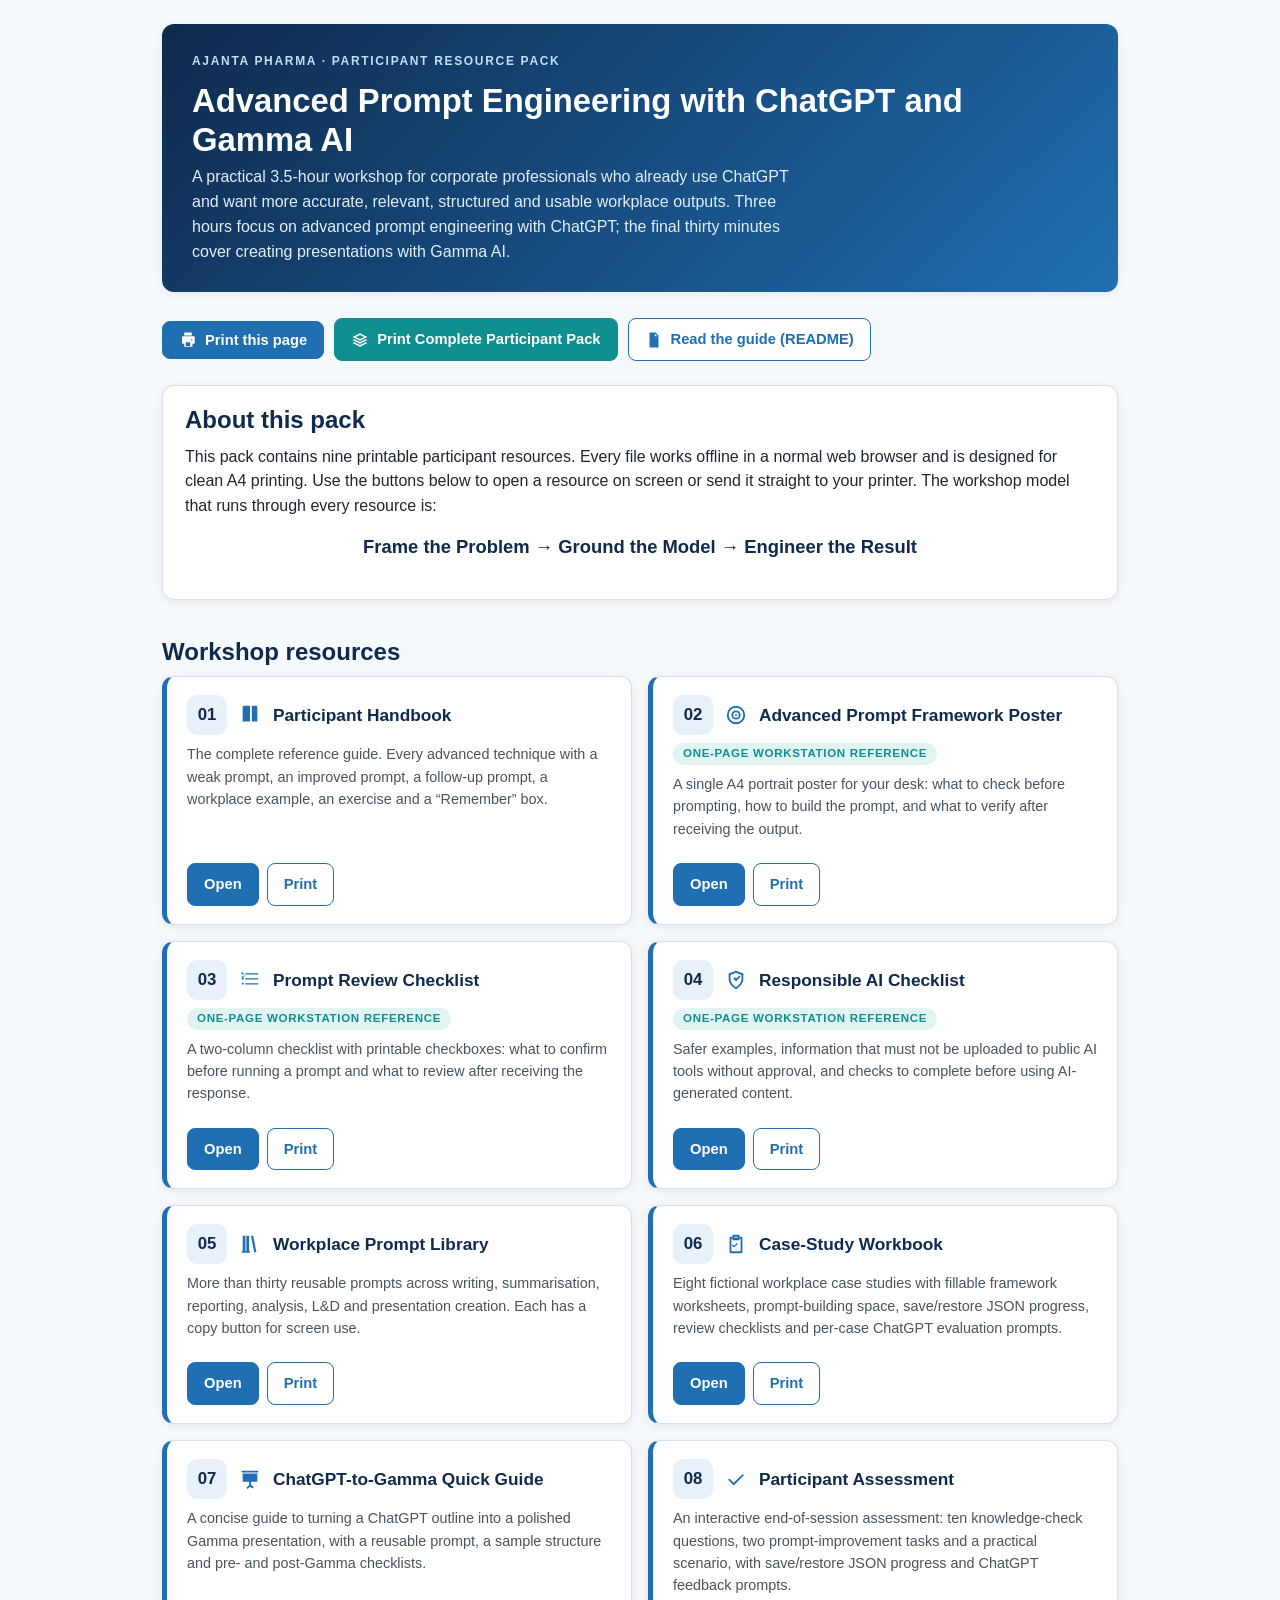
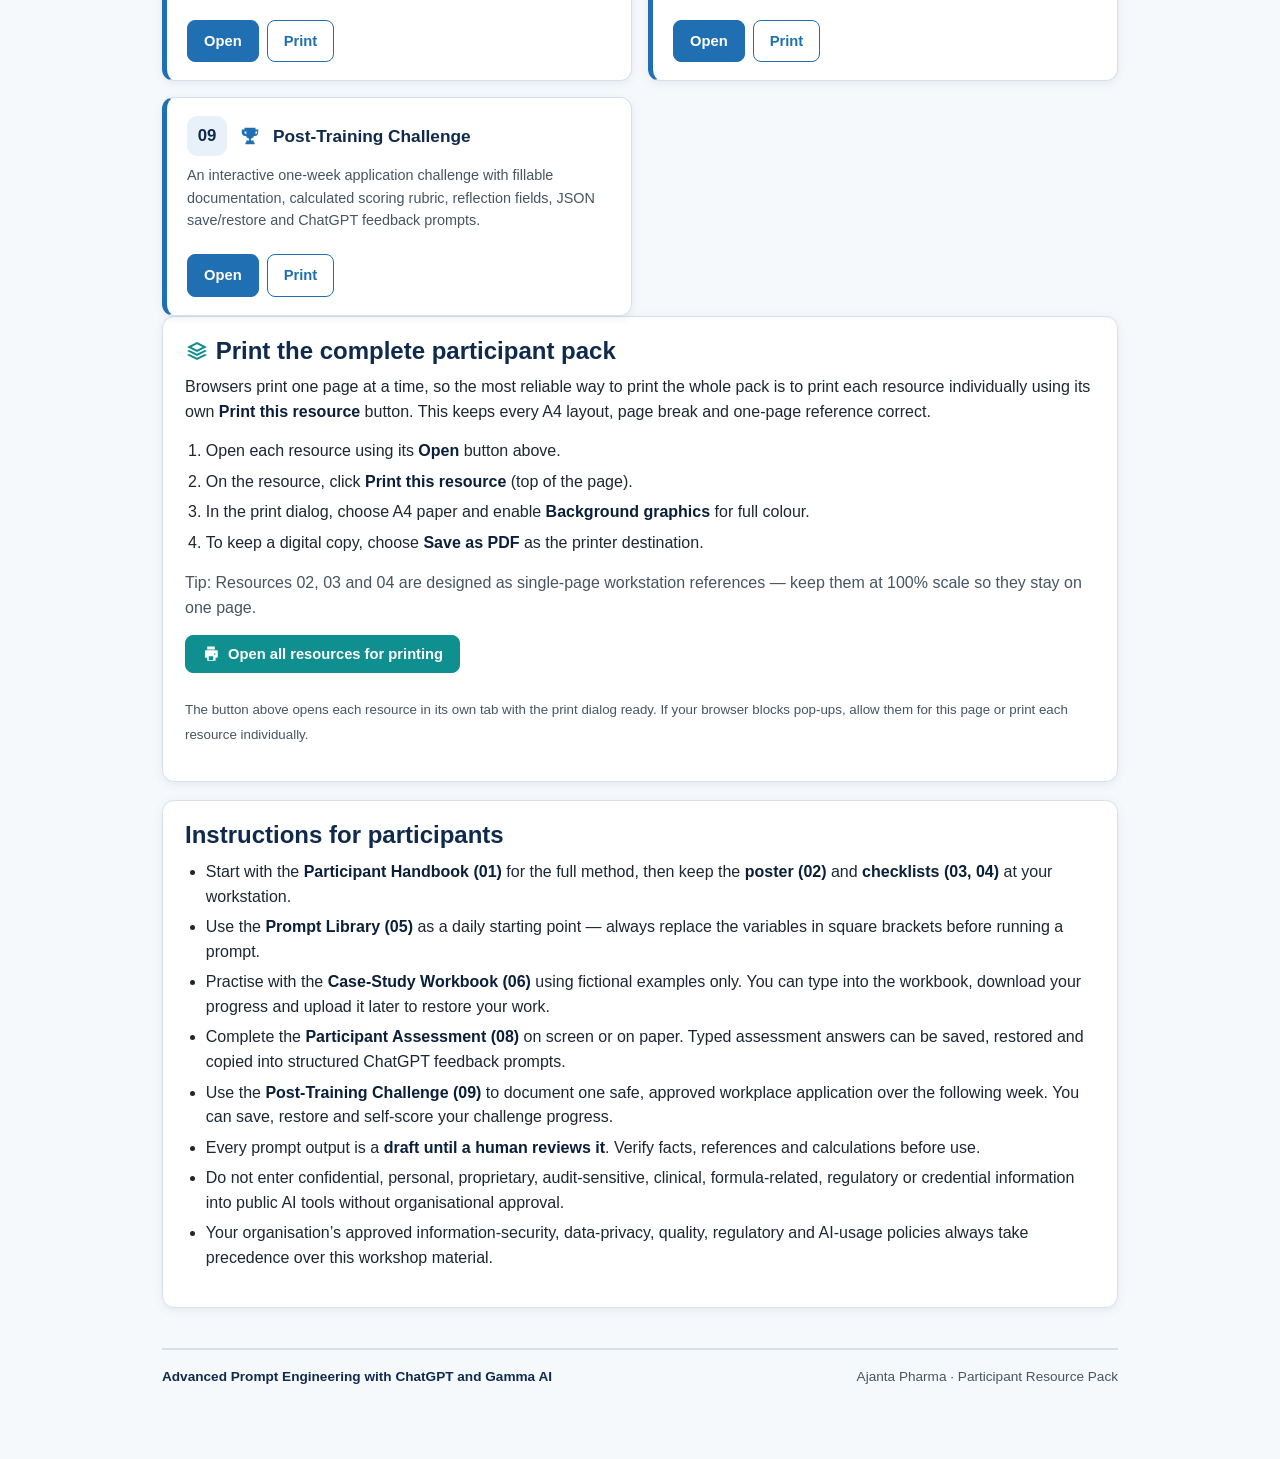
<file: index.html>
<!DOCTYPE html>
<html lang="en-IN">
<head>
<meta charset="UTF-8">
<meta name="viewport" content="width=device-width, initial-scale=1.0">
<title>Participant Resource Pack &middot; Advanced Prompt Engineering with ChatGPT and Gamma AI</title>
<meta name="description" content="Participant resource pack for the Ajanta Pharma workshop: Advanced Prompt Engineering with ChatGPT and Gamma AI.">
<link rel="stylesheet" href="assets/screen.css">
<link rel="stylesheet" href="assets/print.css" media="print">
</head>
<body>
<div class="wrap">

  <header class="doc-header">
    <div class="eyebrow">Ajanta Pharma &middot; Participant Resource Pack</div>
    <h1>Advanced Prompt Engineering with ChatGPT and Gamma AI</h1>
    <p>A practical 3.5-hour workshop for corporate professionals who already use ChatGPT and want more
    accurate, relevant, structured and usable workplace outputs. Three hours focus on advanced prompt
    engineering with ChatGPT; the final thirty minutes cover creating presentations with Gamma AI.</p>
  </header>

  <section class="toolbar no-print" aria-label="Pack-wide actions">
    <button type="button" class="btn" onclick="window.print()">
      <svg class="icon" aria-hidden="true"><use href="assets/icons.svg#print"></use></svg>
      Print this page
    </button>
    <a class="btn teal" href="#print-all">
      <svg class="icon" aria-hidden="true"><use href="assets/icons.svg#layers"></use></svg>
      Print Complete Participant Pack
    </a>
    <a class="btn secondary" href="README.html">
      <svg class="icon" aria-hidden="true"><use href="assets/icons.svg#doc"></use></svg>
      Read the guide (README)
    </a>
  </section>

  <section class="card">
    <h2 style="margin-top:0">About this pack</h2>
    <p>This pack contains nine printable participant resources. Every file works offline in a normal web
    browser and is designed for clean A4 printing. Use the buttons below to open a resource on screen or
    send it straight to your printer. The workshop model that runs through every resource is:</p>
    <p class="center" style="font-size:1.15rem;font-weight:700;color:var(--navy)">
      Frame the Problem &rarr; Ground the Model &rarr; Engineer the Result
    </p>
  </section>

  <h2>Workshop resources</h2>
  <div class="resource-list">

    <article class="resource">
      <div class="r-head">
        <div class="r-num">01</div>
        <svg class="icon" aria-hidden="true"><use href="assets/icons.svg#book"></use></svg>
        <h3>Participant Handbook</h3>
      </div>
      <p>The complete reference guide. Every advanced technique with a weak prompt, an improved prompt,
      a follow-up prompt, a workplace example, an exercise and a &ldquo;Remember&rdquo; box.</p>
      <div class="r-actions no-print">
        <a class="btn" href="resources/01_participant_handbook.html">Open</a>
        <a class="btn secondary" href="resources/01_participant_handbook.html?print=1" onclick="return openForPrint(this)">Print</a>
      </div>
    </article>

    <article class="resource">
      <div class="r-head">
        <div class="r-num">02</div>
        <svg class="icon" aria-hidden="true"><use href="assets/icons.svg#target"></use></svg>
        <h3>Advanced Prompt Framework Poster</h3>
      </div>
      <span class="tag">One-page workstation reference</span>
      <p>A single A4 portrait poster for your desk: what to check before prompting, how to build the
      prompt, and what to verify after receiving the output.</p>
      <div class="r-actions no-print">
        <a class="btn" href="resources/02_advanced_prompt_framework.html">Open</a>
        <a class="btn secondary" href="resources/02_advanced_prompt_framework.html?print=1" onclick="return openForPrint(this)">Print</a>
      </div>
    </article>

    <article class="resource">
      <div class="r-head">
        <div class="r-num">03</div>
        <svg class="icon" aria-hidden="true"><use href="assets/icons.svg#checklist"></use></svg>
        <h3>Prompt Review Checklist</h3>
      </div>
      <span class="tag">One-page workstation reference</span>
      <p>A two-column checklist with printable checkboxes: what to confirm before running a prompt and
      what to review after receiving the response.</p>
      <div class="r-actions no-print">
        <a class="btn" href="resources/03_prompt_review_checklist.html">Open</a>
        <a class="btn secondary" href="resources/03_prompt_review_checklist.html?print=1" onclick="return openForPrint(this)">Print</a>
      </div>
    </article>

    <article class="resource">
      <div class="r-head">
        <div class="r-num">04</div>
        <svg class="icon" aria-hidden="true"><use href="assets/icons.svg#shield"></use></svg>
        <h3>Responsible AI Checklist</h3>
      </div>
      <span class="tag">One-page workstation reference</span>
      <p>Safer examples, information that must not be uploaded to public AI tools without approval, and
      checks to complete before using AI-generated content.</p>
      <div class="r-actions no-print">
        <a class="btn" href="resources/04_responsible_ai_checklist.html">Open</a>
        <a class="btn secondary" href="resources/04_responsible_ai_checklist.html?print=1" onclick="return openForPrint(this)">Print</a>
      </div>
    </article>

    <article class="resource">
      <div class="r-head">
        <div class="r-num">05</div>
        <svg class="icon" aria-hidden="true"><use href="assets/icons.svg#library"></use></svg>
        <h3>Workplace Prompt Library</h3>
      </div>
      <p>More than thirty reusable prompts across writing, summarisation, reporting, analysis, L&amp;D and
      presentation creation. Each has a copy button for screen use.</p>
      <div class="r-actions no-print">
        <a class="btn" href="resources/05_workplace_prompt_library.html">Open</a>
        <a class="btn secondary" href="resources/05_workplace_prompt_library.html?print=1" onclick="return openForPrint(this)">Print</a>
      </div>
    </article>

    <article class="resource">
      <div class="r-head">
        <div class="r-num">06</div>
        <svg class="icon" aria-hidden="true"><use href="assets/icons.svg#clipboard"></use></svg>
        <h3>Case-Study Workbook</h3>
      </div>
      <p>Eight fictional workplace case studies with fillable framework worksheets, prompt-building space,
      save/restore JSON progress, review checklists and per-case ChatGPT evaluation prompts.</p>
      <div class="r-actions no-print">
        <a class="btn" href="resources/06_case_study_workbook.html">Open</a>
        <a class="btn secondary" href="resources/06_case_study_workbook.html?print=1" onclick="return openForPrint(this)">Print</a>
      </div>
    </article>

    <article class="resource">
      <div class="r-head">
        <div class="r-num">07</div>
        <svg class="icon" aria-hidden="true"><use href="assets/icons.svg#presentation"></use></svg>
        <h3>ChatGPT-to-Gamma Quick Guide</h3>
      </div>
      <p>A concise guide to turning a ChatGPT outline into a polished Gamma presentation, with a reusable
      prompt, a sample structure and pre- and post-Gamma checklists.</p>
      <div class="r-actions no-print">
        <a class="btn" href="resources/07_gamma_quick_guide.html">Open</a>
        <a class="btn secondary" href="resources/07_gamma_quick_guide.html?print=1" onclick="return openForPrint(this)">Print</a>
      </div>
    </article>

    <article class="resource">
      <div class="r-head">
        <div class="r-num">08</div>
        <svg class="icon" aria-hidden="true"><use href="assets/icons.svg#check"></use></svg>
        <h3>Participant Assessment</h3>
      </div>
      <p>An interactive end-of-session assessment: ten knowledge-check questions, two prompt-improvement tasks
      and a practical scenario, with save/restore JSON progress and ChatGPT feedback prompts.</p>
      <div class="r-actions no-print">
        <a class="btn" href="resources/08_participant_assessment.html">Open</a>
        <a class="btn secondary" href="resources/08_participant_assessment.html?print=1" onclick="return openForPrint(this)">Print</a>
      </div>
    </article>

    <article class="resource">
      <div class="r-head">
        <div class="r-num">09</div>
        <svg class="icon" aria-hidden="true"><use href="assets/icons.svg#trophy"></use></svg>
        <h3>Post-Training Challenge</h3>
      </div>
      <p>An interactive one-week application challenge with fillable documentation, calculated scoring rubric,
      reflection fields, JSON save/restore and ChatGPT feedback prompts.</p>
      <div class="r-actions no-print">
        <a class="btn" href="resources/09_post_training_challenge.html">Open</a>
        <a class="btn secondary" href="resources/09_post_training_challenge.html?print=1" onclick="return openForPrint(this)">Print</a>
      </div>
    </article>

  </div>

  <section class="card" id="print-all">
    <h2 style="margin-top:0">
      <svg class="icon" aria-hidden="true" style="width:24px;height:24px;fill:var(--teal);vertical-align:-4px"><use href="assets/icons.svg#layers"></use></svg>
      Print the complete participant pack
    </h2>
    <p>Browsers print one page at a time, so the most reliable way to print the whole pack is to print
    each resource individually using its own <strong>Print this resource</strong> button. This keeps every
    A4 layout, page break and one-page reference correct.</p>
    <ol>
      <li>Open each resource using its <strong>Open</strong> button above.</li>
      <li>On the resource, click <strong>Print this resource</strong> (top of the page).</li>
      <li>In the print dialog, choose A4 paper and enable <strong>Background graphics</strong> for full colour.</li>
      <li>To keep a digital copy, choose <strong>Save as PDF</strong> as the printer destination.</li>
    </ol>
    <p class="muted">Tip: Resources 02, 03 and 04 are designed as single-page workstation references &mdash;
    keep them at 100% scale so they stay on one page.</p>
    <div class="toolbar no-print" style="margin-top:6px">
      <button type="button" class="btn teal" onclick="printAll()">
        <svg class="icon" aria-hidden="true"><use href="assets/icons.svg#print"></use></svg>
        Open all resources for printing
      </button>
    </div>
    <p class="muted"><small>The button above opens each resource in its own tab with the print dialog ready.
    If your browser blocks pop-ups, allow them for this page or print each resource individually.</small></p>
  </section>

  <section class="card">
    <h2 style="margin-top:0">Instructions for participants</h2>
    <ul>
      <li>Start with the <strong>Participant Handbook (01)</strong> for the full method, then keep the
      <strong>poster (02)</strong> and <strong>checklists (03, 04)</strong> at your workstation.</li>
      <li>Use the <strong>Prompt Library (05)</strong> as a daily starting point &mdash; always replace the
      variables in square brackets before running a prompt.</li>
      <li>Practise with the <strong>Case-Study Workbook (06)</strong> using fictional examples only. You can
      type into the workbook, download your progress and upload it later to restore your work.</li>
      <li>Complete the <strong>Participant Assessment (08)</strong> on screen or on paper. Typed assessment
      answers can be saved, restored and copied into structured ChatGPT feedback prompts.</li>
      <li>Use the <strong>Post-Training Challenge (09)</strong> to document one safe, approved workplace
      application over the following week. You can save, restore and self-score your challenge progress.</li>
      <li>Every prompt output is a <strong>draft until a human reviews it</strong>. Verify facts,
      references and calculations before use.</li>
      <li>Do not enter confidential, personal, proprietary, audit-sensitive, clinical, formula-related,
      regulatory or credential information into public AI tools without organisational approval.</li>
      <li>Your organisation&rsquo;s approved information-security, data-privacy, quality, regulatory and
      AI-usage policies always take precedence over this workshop material.</li>
    </ul>
  </section>

  <footer class="doc-footer">
    <span class="brand">Advanced Prompt Engineering with ChatGPT and Gamma AI</span>
    <span>Ajanta Pharma &middot; Participant Resource Pack</span>
  </footer>

</div>

<script>
  // Minimal, optional enhancement. The pack is fully usable without JavaScript.
  function openForPrint(link) {
    var url = link.getAttribute('href');
    var win = window.open(url, '_blank');
    return false; // resource pages auto-open the print dialog when ?print=1
  }
  function printAll() {
    var links = document.querySelectorAll('.resource .r-actions a.btn:first-child');
    links.forEach(function (a, i) {
      setTimeout(function () {
        window.open(a.getAttribute('href') + '?print=1', '_blank');
      }, i * 400);
    });
  }
</script>
</body>
</html>
</file>
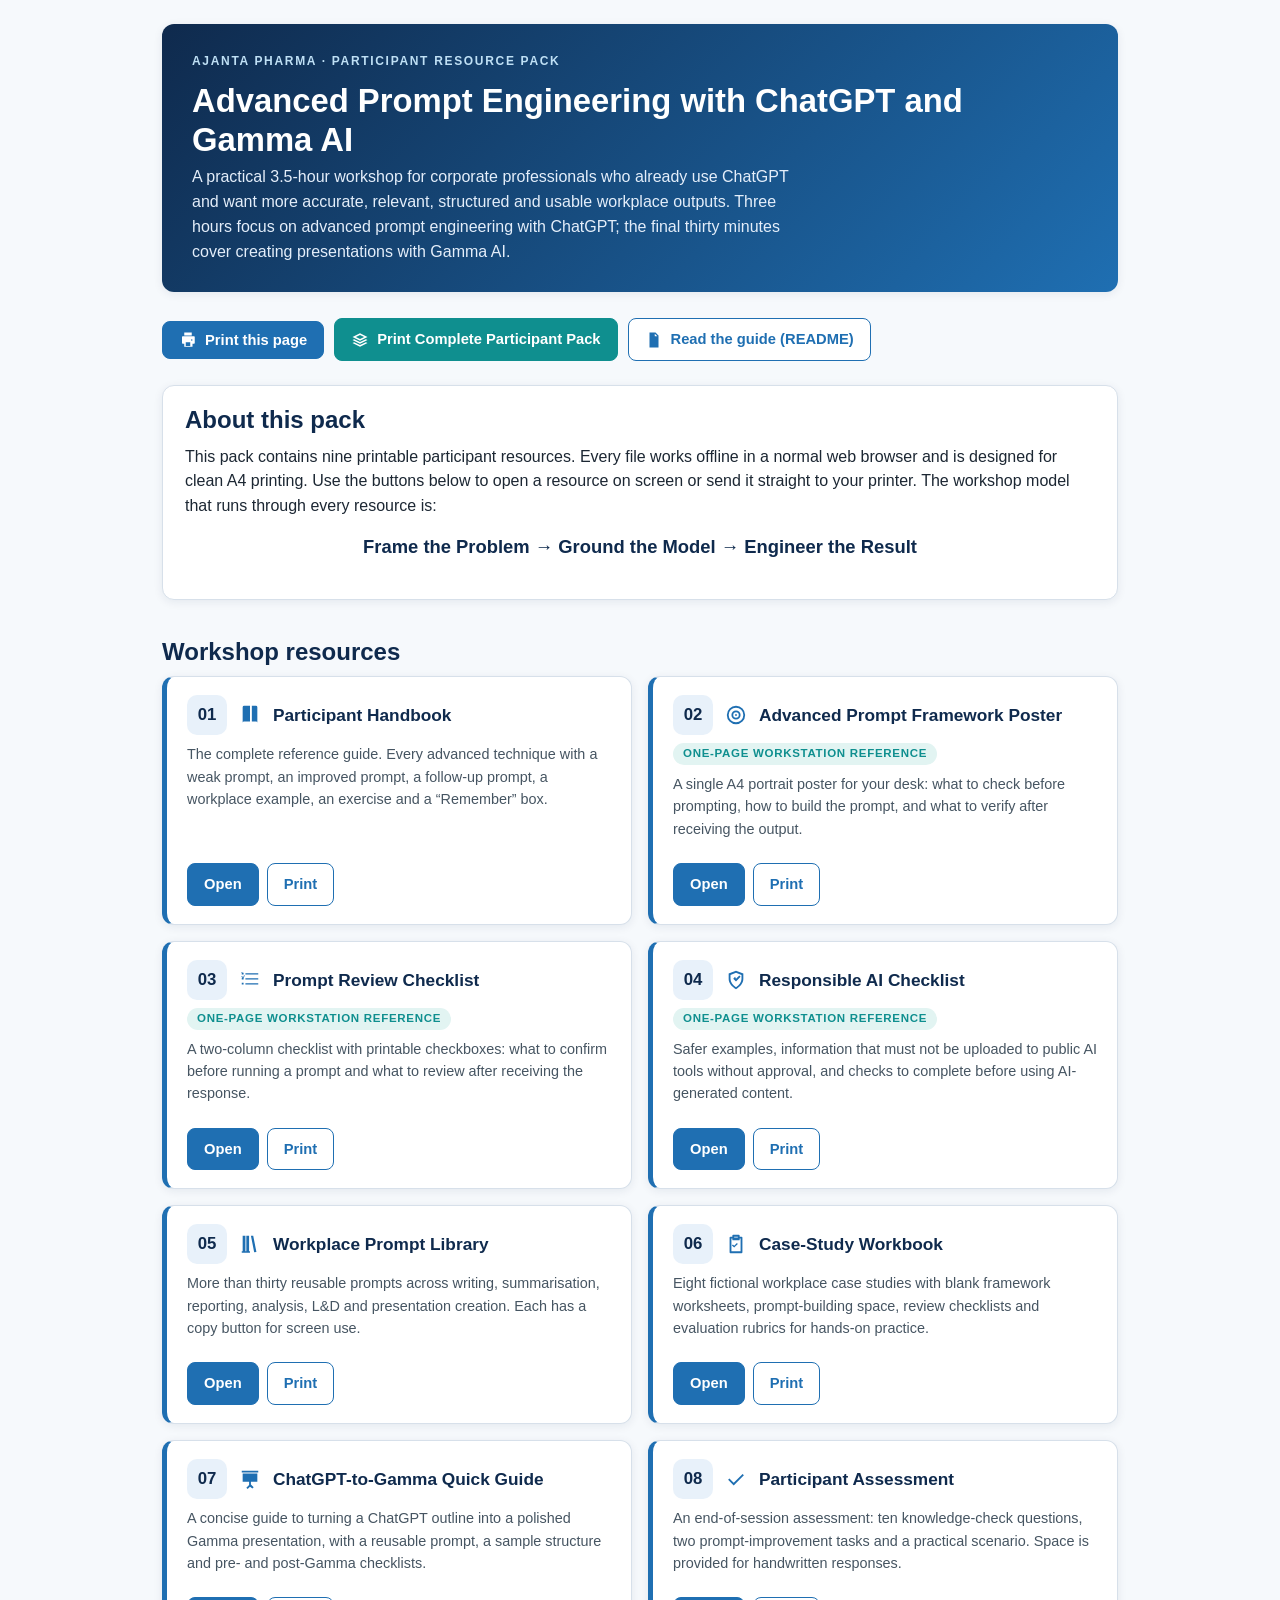
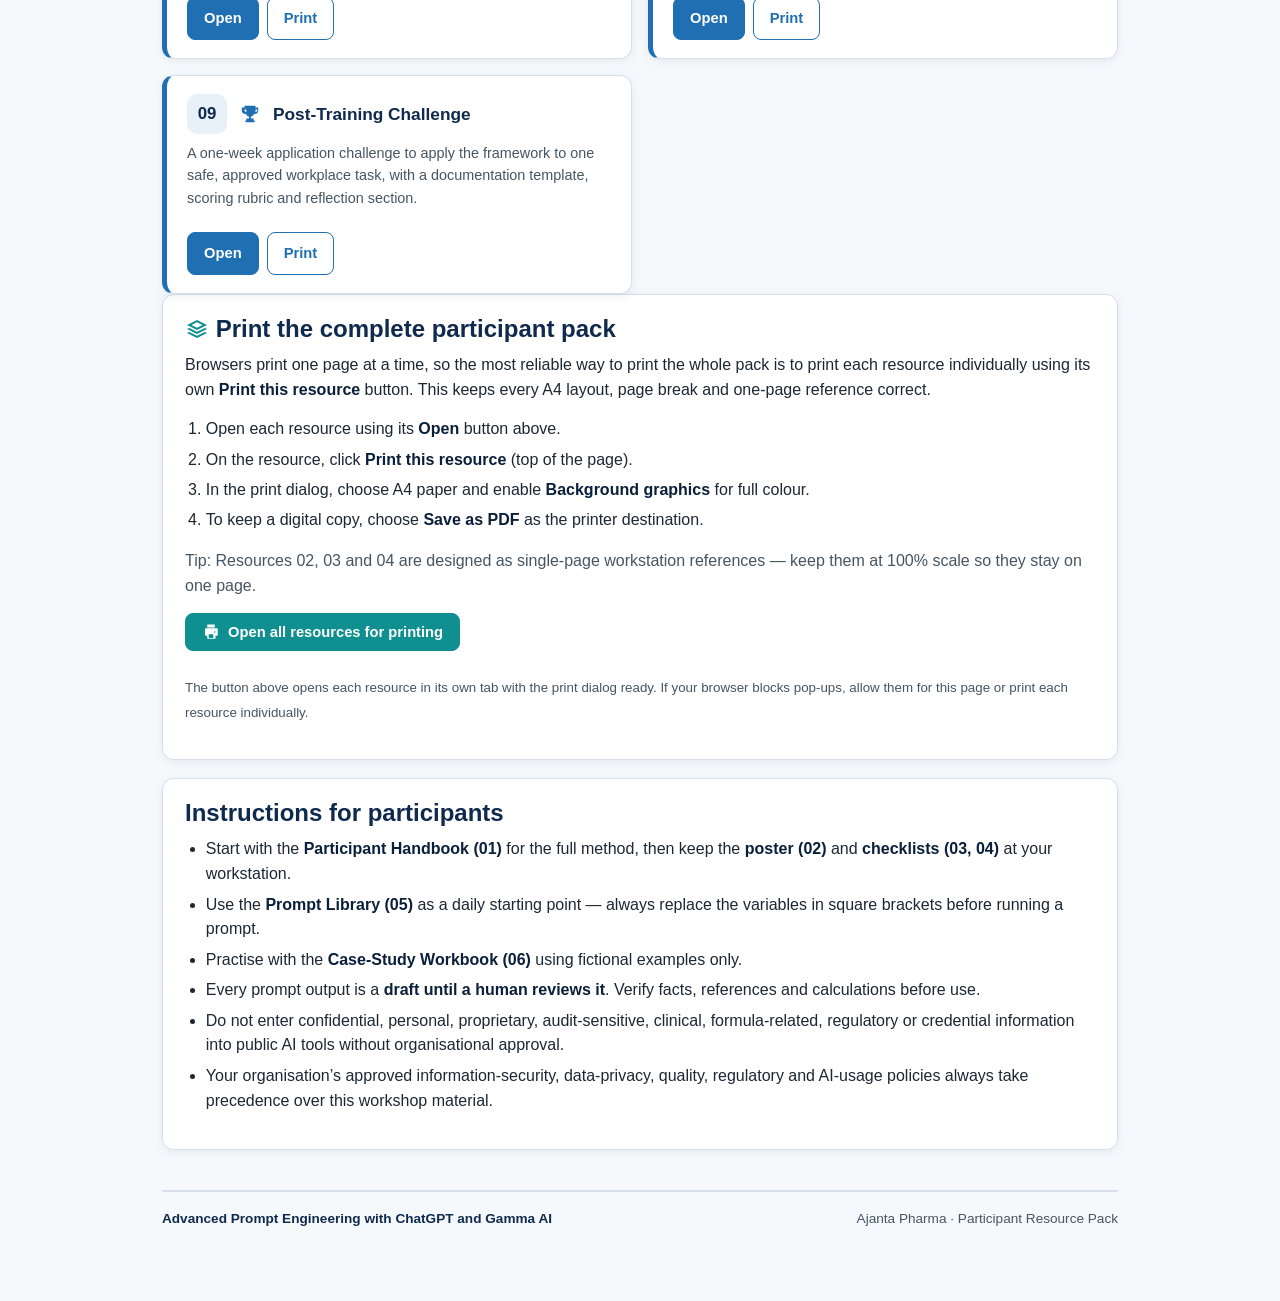
<file: Ajanta_Pharma_Participant_Resource_Pack/index.html>
<!DOCTYPE html>
<html lang="en-IN">
<head>
<meta charset="UTF-8">
<meta name="viewport" content="width=device-width, initial-scale=1.0">
<title>Participant Resource Pack &middot; Advanced Prompt Engineering with ChatGPT and Gamma AI</title>
<meta name="description" content="Participant resource pack for the Ajanta Pharma workshop: Advanced Prompt Engineering with ChatGPT and Gamma AI.">
<link rel="stylesheet" href="assets/screen.css">
<link rel="stylesheet" href="assets/print.css" media="print">
</head>
<body>
<div class="wrap">

  <header class="doc-header">
    <div class="eyebrow">Ajanta Pharma &middot; Participant Resource Pack</div>
    <h1>Advanced Prompt Engineering with ChatGPT and Gamma AI</h1>
    <p>A practical 3.5-hour workshop for corporate professionals who already use ChatGPT and want more
    accurate, relevant, structured and usable workplace outputs. Three hours focus on advanced prompt
    engineering with ChatGPT; the final thirty minutes cover creating presentations with Gamma AI.</p>
  </header>

  <section class="toolbar no-print" aria-label="Pack-wide actions">
    <button type="button" class="btn" onclick="window.print()">
      <svg class="icon" aria-hidden="true"><use href="assets/icons.svg#print"></use></svg>
      Print this page
    </button>
    <a class="btn teal" href="#print-all">
      <svg class="icon" aria-hidden="true"><use href="assets/icons.svg#layers"></use></svg>
      Print Complete Participant Pack
    </a>
    <a class="btn secondary" href="README.html">
      <svg class="icon" aria-hidden="true"><use href="assets/icons.svg#doc"></use></svg>
      Read the guide (README)
    </a>
  </section>

  <section class="card">
    <h2 style="margin-top:0">About this pack</h2>
    <p>This pack contains nine printable participant resources. Every file works offline in a normal web
    browser and is designed for clean A4 printing. Use the buttons below to open a resource on screen or
    send it straight to your printer. The workshop model that runs through every resource is:</p>
    <p class="center" style="font-size:1.15rem;font-weight:700;color:var(--navy)">
      Frame the Problem &rarr; Ground the Model &rarr; Engineer the Result
    </p>
  </section>

  <h2>Workshop resources</h2>
  <div class="resource-list">

    <article class="resource">
      <div class="r-head">
        <div class="r-num">01</div>
        <svg class="icon" aria-hidden="true"><use href="assets/icons.svg#book"></use></svg>
        <h3>Participant Handbook</h3>
      </div>
      <p>The complete reference guide. Every advanced technique with a weak prompt, an improved prompt,
      a follow-up prompt, a workplace example, an exercise and a &ldquo;Remember&rdquo; box.</p>
      <div class="r-actions no-print">
        <a class="btn" href="resources/01_participant_handbook.html">Open</a>
        <a class="btn secondary" href="resources/01_participant_handbook.html?print=1" onclick="return openForPrint(this)">Print</a>
      </div>
    </article>

    <article class="resource">
      <div class="r-head">
        <div class="r-num">02</div>
        <svg class="icon" aria-hidden="true"><use href="assets/icons.svg#target"></use></svg>
        <h3>Advanced Prompt Framework Poster</h3>
      </div>
      <span class="tag">One-page workstation reference</span>
      <p>A single A4 portrait poster for your desk: what to check before prompting, how to build the
      prompt, and what to verify after receiving the output.</p>
      <div class="r-actions no-print">
        <a class="btn" href="resources/02_advanced_prompt_framework.html">Open</a>
        <a class="btn secondary" href="resources/02_advanced_prompt_framework.html?print=1" onclick="return openForPrint(this)">Print</a>
      </div>
    </article>

    <article class="resource">
      <div class="r-head">
        <div class="r-num">03</div>
        <svg class="icon" aria-hidden="true"><use href="assets/icons.svg#checklist"></use></svg>
        <h3>Prompt Review Checklist</h3>
      </div>
      <span class="tag">One-page workstation reference</span>
      <p>A two-column checklist with printable checkboxes: what to confirm before running a prompt and
      what to review after receiving the response.</p>
      <div class="r-actions no-print">
        <a class="btn" href="resources/03_prompt_review_checklist.html">Open</a>
        <a class="btn secondary" href="resources/03_prompt_review_checklist.html?print=1" onclick="return openForPrint(this)">Print</a>
      </div>
    </article>

    <article class="resource">
      <div class="r-head">
        <div class="r-num">04</div>
        <svg class="icon" aria-hidden="true"><use href="assets/icons.svg#shield"></use></svg>
        <h3>Responsible AI Checklist</h3>
      </div>
      <span class="tag">One-page workstation reference</span>
      <p>Safer examples, information that must not be uploaded to public AI tools without approval, and
      checks to complete before using AI-generated content.</p>
      <div class="r-actions no-print">
        <a class="btn" href="resources/04_responsible_ai_checklist.html">Open</a>
        <a class="btn secondary" href="resources/04_responsible_ai_checklist.html?print=1" onclick="return openForPrint(this)">Print</a>
      </div>
    </article>

    <article class="resource">
      <div class="r-head">
        <div class="r-num">05</div>
        <svg class="icon" aria-hidden="true"><use href="assets/icons.svg#library"></use></svg>
        <h3>Workplace Prompt Library</h3>
      </div>
      <p>More than thirty reusable prompts across writing, summarisation, reporting, analysis, L&amp;D and
      presentation creation. Each has a copy button for screen use.</p>
      <div class="r-actions no-print">
        <a class="btn" href="resources/05_workplace_prompt_library.html">Open</a>
        <a class="btn secondary" href="resources/05_workplace_prompt_library.html?print=1" onclick="return openForPrint(this)">Print</a>
      </div>
    </article>

    <article class="resource">
      <div class="r-head">
        <div class="r-num">06</div>
        <svg class="icon" aria-hidden="true"><use href="assets/icons.svg#clipboard"></use></svg>
        <h3>Case-Study Workbook</h3>
      </div>
      <p>Eight fictional workplace case studies with blank framework worksheets, prompt-building space,
      review checklists and evaluation rubrics for hands-on practice.</p>
      <div class="r-actions no-print">
        <a class="btn" href="resources/06_case_study_workbook.html">Open</a>
        <a class="btn secondary" href="resources/06_case_study_workbook.html?print=1" onclick="return openForPrint(this)">Print</a>
      </div>
    </article>

    <article class="resource">
      <div class="r-head">
        <div class="r-num">07</div>
        <svg class="icon" aria-hidden="true"><use href="assets/icons.svg#presentation"></use></svg>
        <h3>ChatGPT-to-Gamma Quick Guide</h3>
      </div>
      <p>A concise guide to turning a ChatGPT outline into a polished Gamma presentation, with a reusable
      prompt, a sample structure and pre- and post-Gamma checklists.</p>
      <div class="r-actions no-print">
        <a class="btn" href="resources/07_gamma_quick_guide.html">Open</a>
        <a class="btn secondary" href="resources/07_gamma_quick_guide.html?print=1" onclick="return openForPrint(this)">Print</a>
      </div>
    </article>

    <article class="resource">
      <div class="r-head">
        <div class="r-num">08</div>
        <svg class="icon" aria-hidden="true"><use href="assets/icons.svg#check"></use></svg>
        <h3>Participant Assessment</h3>
      </div>
      <p>An end-of-session assessment: ten knowledge-check questions, two prompt-improvement tasks and a
      practical scenario. Space is provided for handwritten responses.</p>
      <div class="r-actions no-print">
        <a class="btn" href="resources/08_participant_assessment.html">Open</a>
        <a class="btn secondary" href="resources/08_participant_assessment.html?print=1" onclick="return openForPrint(this)">Print</a>
      </div>
    </article>

    <article class="resource">
      <div class="r-head">
        <div class="r-num">09</div>
        <svg class="icon" aria-hidden="true"><use href="assets/icons.svg#trophy"></use></svg>
        <h3>Post-Training Challenge</h3>
      </div>
      <p>A one-week application challenge to apply the framework to one safe, approved workplace task,
      with a documentation template, scoring rubric and reflection section.</p>
      <div class="r-actions no-print">
        <a class="btn" href="resources/09_post_training_challenge.html">Open</a>
        <a class="btn secondary" href="resources/09_post_training_challenge.html?print=1" onclick="return openForPrint(this)">Print</a>
      </div>
    </article>

  </div>

  <section class="card" id="print-all">
    <h2 style="margin-top:0">
      <svg class="icon" aria-hidden="true" style="width:24px;height:24px;fill:var(--teal);vertical-align:-4px"><use href="assets/icons.svg#layers"></use></svg>
      Print the complete participant pack
    </h2>
    <p>Browsers print one page at a time, so the most reliable way to print the whole pack is to print
    each resource individually using its own <strong>Print this resource</strong> button. This keeps every
    A4 layout, page break and one-page reference correct.</p>
    <ol>
      <li>Open each resource using its <strong>Open</strong> button above.</li>
      <li>On the resource, click <strong>Print this resource</strong> (top of the page).</li>
      <li>In the print dialog, choose A4 paper and enable <strong>Background graphics</strong> for full colour.</li>
      <li>To keep a digital copy, choose <strong>Save as PDF</strong> as the printer destination.</li>
    </ol>
    <p class="muted">Tip: Resources 02, 03 and 04 are designed as single-page workstation references &mdash;
    keep them at 100% scale so they stay on one page.</p>
    <div class="toolbar no-print" style="margin-top:6px">
      <button type="button" class="btn teal" onclick="printAll()">
        <svg class="icon" aria-hidden="true"><use href="assets/icons.svg#print"></use></svg>
        Open all resources for printing
      </button>
    </div>
    <p class="muted"><small>The button above opens each resource in its own tab with the print dialog ready.
    If your browser blocks pop-ups, allow them for this page or print each resource individually.</small></p>
  </section>

  <section class="card">
    <h2 style="margin-top:0">Instructions for participants</h2>
    <ul>
      <li>Start with the <strong>Participant Handbook (01)</strong> for the full method, then keep the
      <strong>poster (02)</strong> and <strong>checklists (03, 04)</strong> at your workstation.</li>
      <li>Use the <strong>Prompt Library (05)</strong> as a daily starting point &mdash; always replace the
      variables in square brackets before running a prompt.</li>
      <li>Practise with the <strong>Case-Study Workbook (06)</strong> using fictional examples only.</li>
      <li>Every prompt output is a <strong>draft until a human reviews it</strong>. Verify facts,
      references and calculations before use.</li>
      <li>Do not enter confidential, personal, proprietary, audit-sensitive, clinical, formula-related,
      regulatory or credential information into public AI tools without organisational approval.</li>
      <li>Your organisation&rsquo;s approved information-security, data-privacy, quality, regulatory and
      AI-usage policies always take precedence over this workshop material.</li>
    </ul>
  </section>

  <footer class="doc-footer">
    <span class="brand">Advanced Prompt Engineering with ChatGPT and Gamma AI</span>
    <span>Ajanta Pharma &middot; Participant Resource Pack</span>
  </footer>

</div>

<script>
  // Minimal, optional enhancement. The pack is fully usable without JavaScript.
  function openForPrint(link) {
    var url = link.getAttribute('href');
    var win = window.open(url, '_blank');
    return false; // resource pages auto-open the print dialog when ?print=1
  }
  function printAll() {
    var links = document.querySelectorAll('.resource .r-actions a.btn:first-child');
    links.forEach(function (a, i) {
      setTimeout(function () {
        window.open(a.getAttribute('href') + '?print=1', '_blank');
      }, i * 400);
    });
  }
</script>
</body>
</html>
</file>
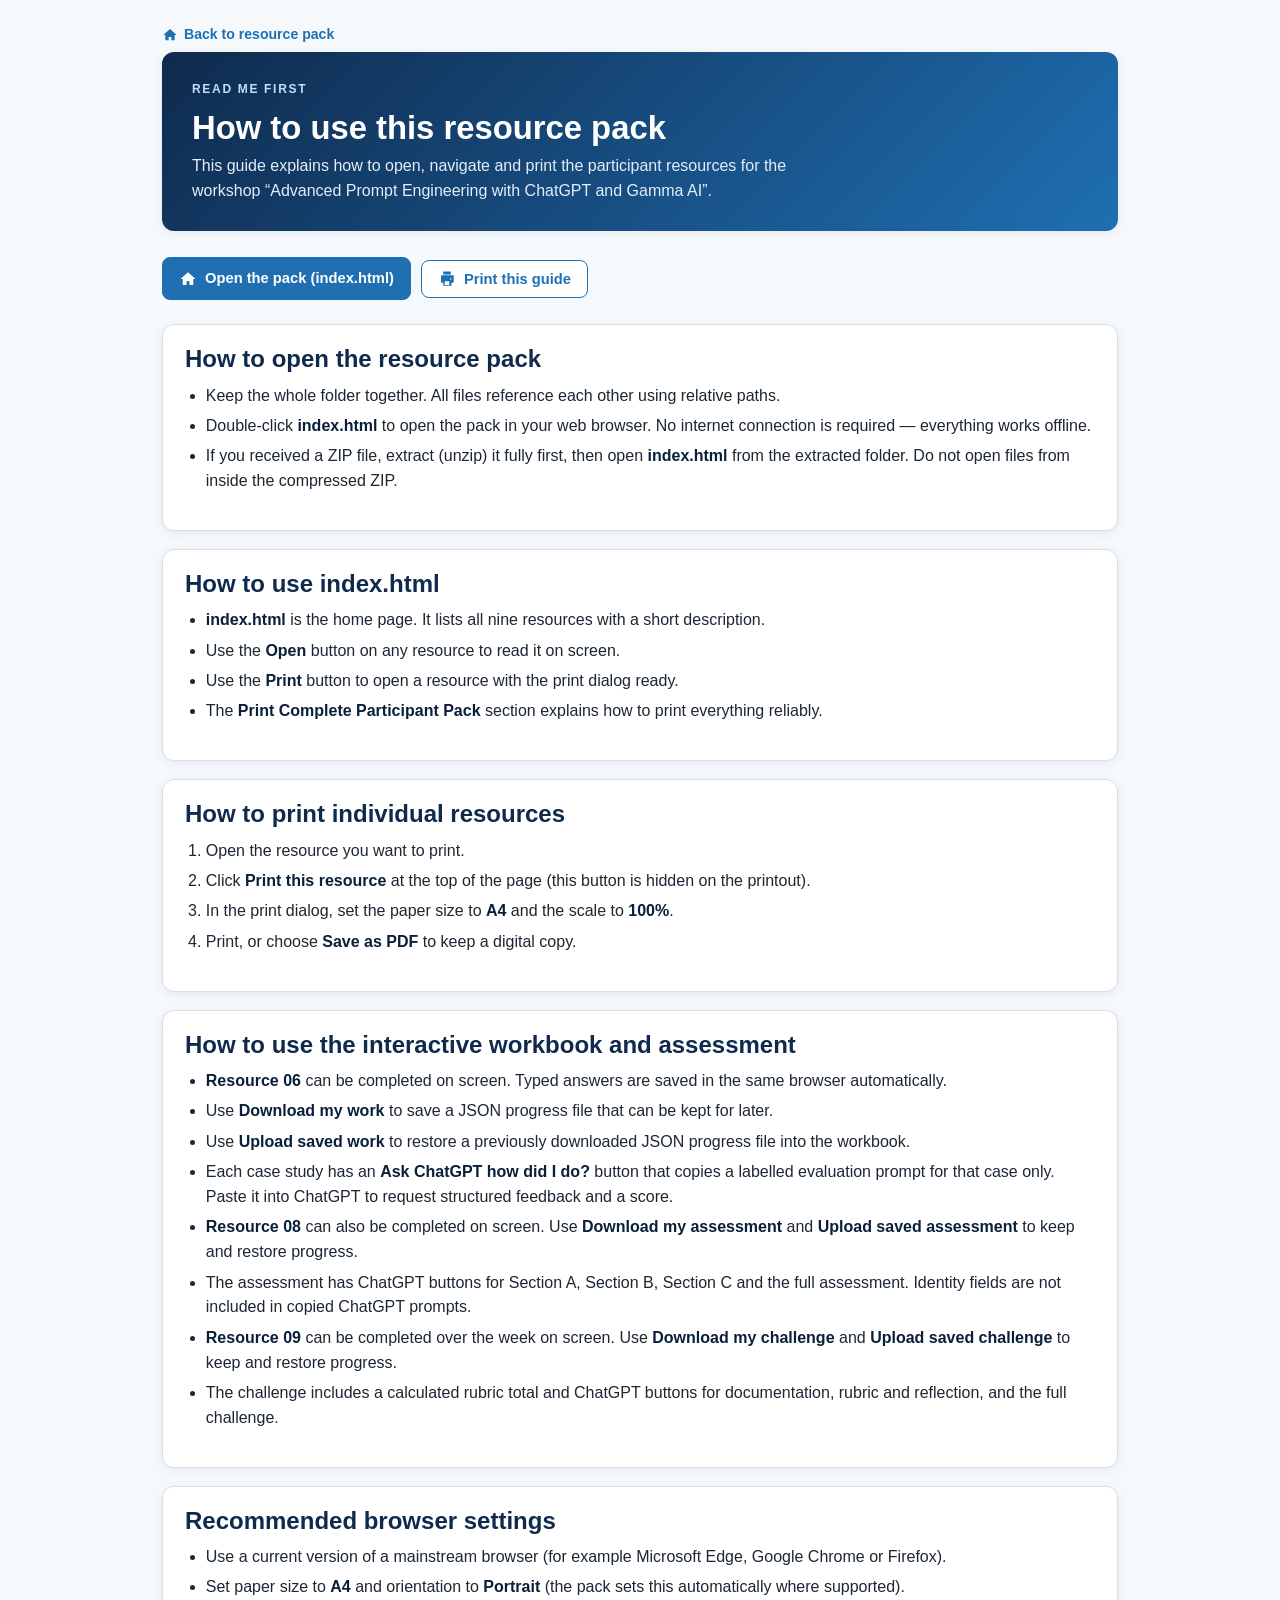
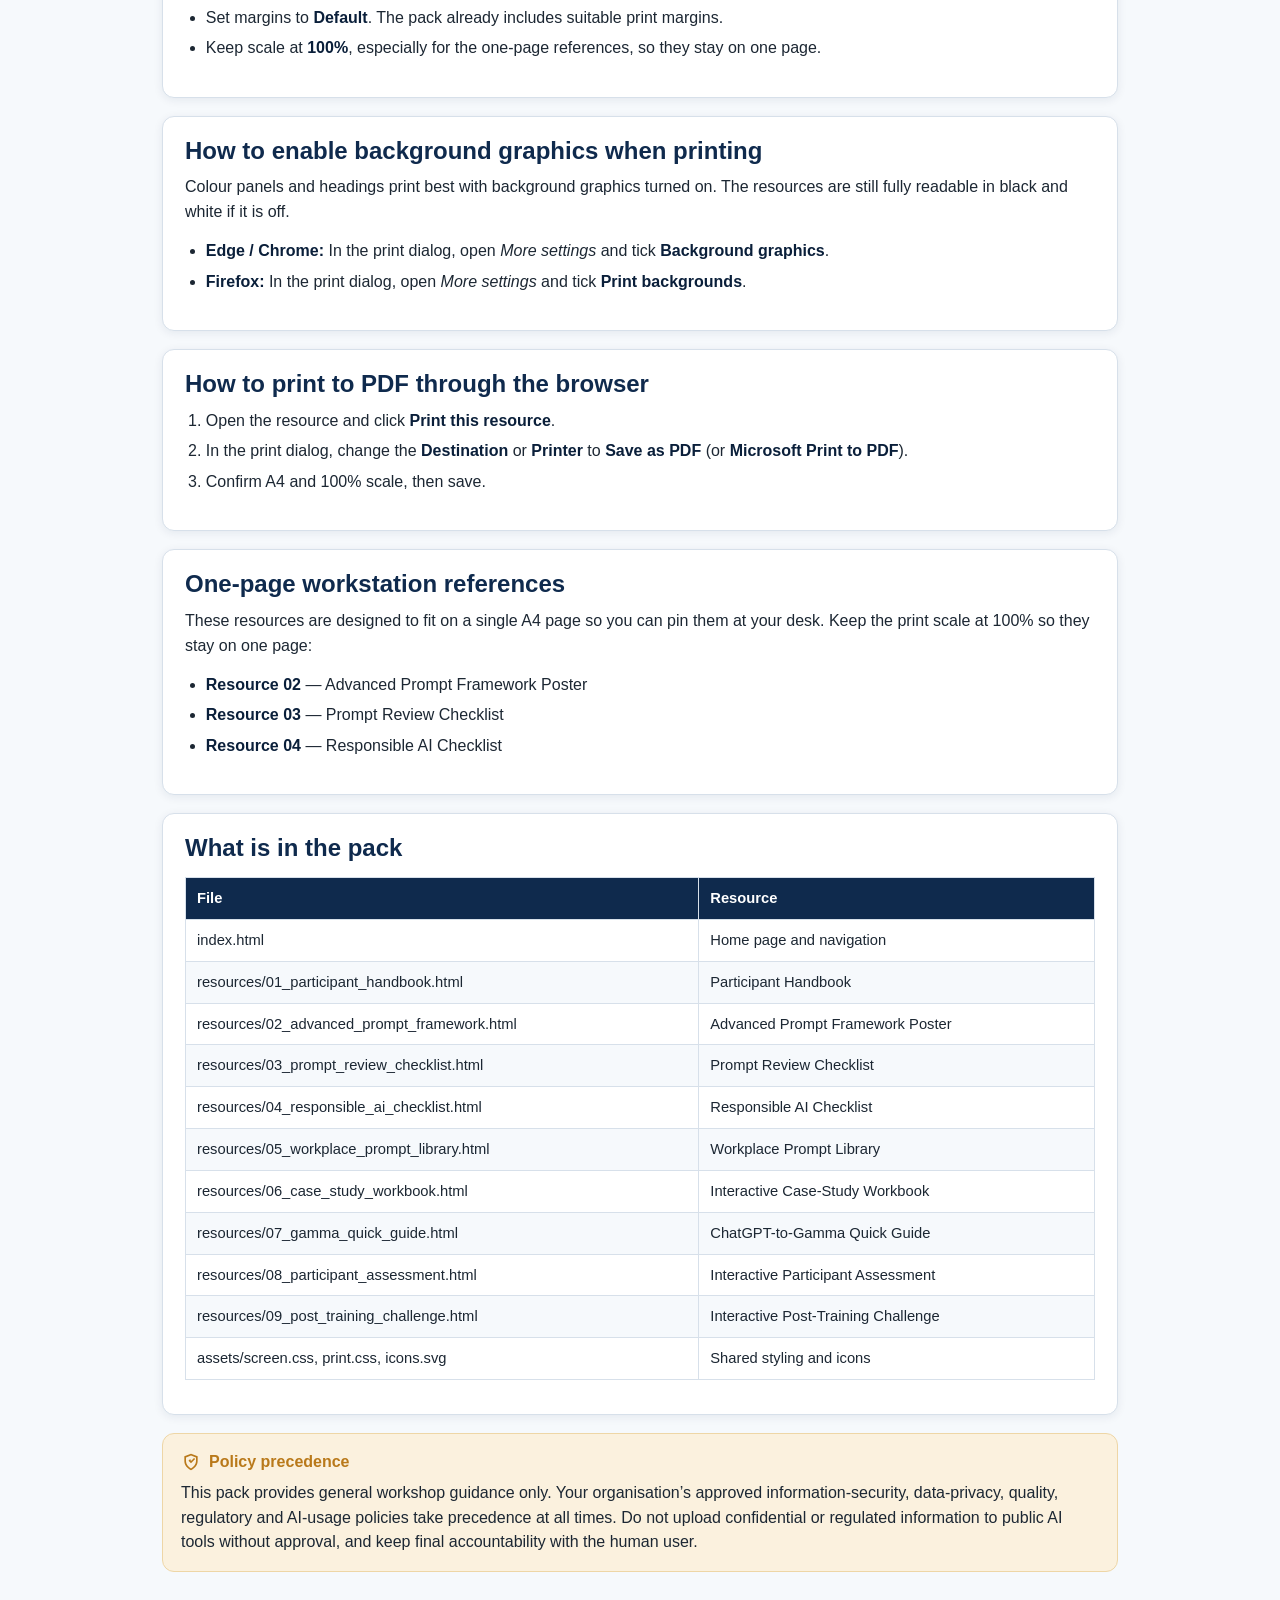
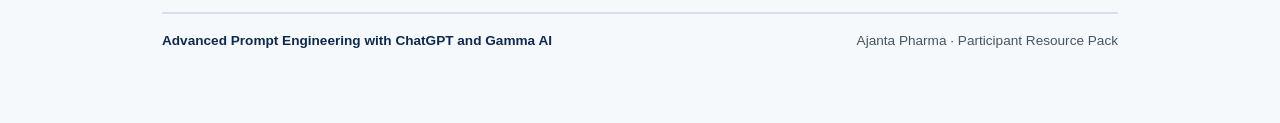
<file: README.html>
<!DOCTYPE html>
<html lang="en-IN">
<head>
<meta charset="UTF-8">
<meta name="viewport" content="width=device-width, initial-scale=1.0">
<title>README &middot; Ajanta Pharma Participant Resource Pack</title>
<meta name="description" content="How to open, use and print the participant resource pack.">
<link rel="stylesheet" href="assets/screen.css">
<link rel="stylesheet" href="assets/print.css" media="print">
</head>
<body>
<div class="wrap">

  <a class="back-link no-print" href="index.html">
    <svg class="icon" aria-hidden="true" style="width:16px;height:16px;fill:currentColor"><use href="assets/icons.svg#home"></use></svg>
    Back to resource pack
  </a>

  <header class="doc-header">
    <div class="eyebrow">Read me first</div>
    <h1>How to use this resource pack</h1>
    <p>This guide explains how to open, navigate and print the participant resources for the workshop
    &ldquo;Advanced Prompt Engineering with ChatGPT and Gamma AI&rdquo;.</p>
  </header>

  <div class="toolbar no-print">
    <a class="btn" href="index.html">
      <svg class="icon" aria-hidden="true"><use href="assets/icons.svg#home"></use></svg>
      Open the pack (index.html)
    </a>
    <button type="button" class="btn secondary" onclick="window.print()">
      <svg class="icon" aria-hidden="true"><use href="assets/icons.svg#print"></use></svg>
      Print this guide
    </button>
  </div>

  <section class="card">
    <h2 style="margin-top:0">How to open the resource pack</h2>
    <ul>
      <li>Keep the whole folder together. All files reference each other using relative paths.</li>
      <li>Double-click <strong>index.html</strong> to open the pack in your web browser. No internet connection
      is required &mdash; everything works offline.</li>
      <li>If you received a ZIP file, extract (unzip) it fully first, then open <strong>index.html</strong> from
      the extracted folder. Do not open files from inside the compressed ZIP.</li>
    </ul>
  </section>

  <section class="card">
    <h2 style="margin-top:0">How to use index.html</h2>
    <ul>
      <li><strong>index.html</strong> is the home page. It lists all nine resources with a short description.</li>
      <li>Use the <strong>Open</strong> button on any resource to read it on screen.</li>
      <li>Use the <strong>Print</strong> button to open a resource with the print dialog ready.</li>
      <li>The <strong>Print Complete Participant Pack</strong> section explains how to print everything reliably.</li>
    </ul>
  </section>

  <section class="card">
    <h2 style="margin-top:0">How to print individual resources</h2>
    <ol>
      <li>Open the resource you want to print.</li>
      <li>Click <strong>Print this resource</strong> at the top of the page (this button is hidden on the printout).</li>
      <li>In the print dialog, set the paper size to <strong>A4</strong> and the scale to <strong>100%</strong>.</li>
      <li>Print, or choose <strong>Save as PDF</strong> to keep a digital copy.</li>
    </ol>
  </section>

  <section class="card">
    <h2 style="margin-top:0">How to use the interactive workbook and assessment</h2>
    <ul>
      <li><strong>Resource 06</strong> can be completed on screen. Typed answers are saved in the same browser
      automatically.</li>
      <li>Use <strong>Download my work</strong> to save a JSON progress file that can be kept for later.</li>
      <li>Use <strong>Upload saved work</strong> to restore a previously downloaded JSON progress file into the
      workbook.</li>
      <li>Each case study has an <strong>Ask ChatGPT how did I do?</strong> button that copies a labelled
      evaluation prompt for that case only. Paste it into ChatGPT to request structured feedback and a score.</li>
      <li><strong>Resource 08</strong> can also be completed on screen. Use <strong>Download my assessment</strong>
      and <strong>Upload saved assessment</strong> to keep and restore progress.</li>
      <li>The assessment has ChatGPT buttons for Section A, Section B, Section C and the full assessment. Identity
      fields are not included in copied ChatGPT prompts.</li>
      <li><strong>Resource 09</strong> can be completed over the week on screen. Use <strong>Download my
      challenge</strong> and <strong>Upload saved challenge</strong> to keep and restore progress.</li>
      <li>The challenge includes a calculated rubric total and ChatGPT buttons for documentation, rubric and
      reflection, and the full challenge.</li>
    </ul>
  </section>

  <section class="card">
    <h2 style="margin-top:0">Recommended browser settings</h2>
    <ul>
      <li>Use a current version of a mainstream browser (for example Microsoft Edge, Google Chrome or Firefox).</li>
      <li>Set paper size to <strong>A4</strong> and orientation to <strong>Portrait</strong> (the pack sets this
      automatically where supported).</li>
      <li>Set margins to <strong>Default</strong>. The pack already includes suitable print margins.</li>
      <li>Keep scale at <strong>100%</strong>, especially for the one-page references, so they stay on one page.</li>
    </ul>
  </section>

  <section class="card">
    <h2 style="margin-top:0">How to enable background graphics when printing</h2>
    <p>Colour panels and headings print best with background graphics turned on. The resources are still fully
    readable in black and white if it is off.</p>
    <ul>
      <li><strong>Edge / Chrome:</strong> In the print dialog, open <em>More settings</em> and tick
      <strong>Background graphics</strong>.</li>
      <li><strong>Firefox:</strong> In the print dialog, open <em>More settings</em> and tick
      <strong>Print backgrounds</strong>.</li>
    </ul>
  </section>

  <section class="card">
    <h2 style="margin-top:0">How to print to PDF through the browser</h2>
    <ol>
      <li>Open the resource and click <strong>Print this resource</strong>.</li>
      <li>In the print dialog, change the <strong>Destination</strong> or <strong>Printer</strong> to
      <strong>Save as PDF</strong> (or <strong>Microsoft Print to PDF</strong>).</li>
      <li>Confirm A4 and 100% scale, then save.</li>
    </ol>
  </section>

  <section class="card">
    <h2 style="margin-top:0">One-page workstation references</h2>
    <p>These resources are designed to fit on a single A4 page so you can pin them at your desk. Keep the print
    scale at 100% so they stay on one page:</p>
    <ul>
      <li><strong>Resource 02</strong> &mdash; Advanced Prompt Framework Poster</li>
      <li><strong>Resource 03</strong> &mdash; Prompt Review Checklist</li>
      <li><strong>Resource 04</strong> &mdash; Responsible AI Checklist</li>
    </ul>
  </section>

  <section class="card">
    <h2 style="margin-top:0">What is in the pack</h2>
    <table>
      <thead><tr><th>File</th><th>Resource</th></tr></thead>
      <tbody>
        <tr><td>index.html</td><td>Home page and navigation</td></tr>
        <tr><td>resources/01_participant_handbook.html</td><td>Participant Handbook</td></tr>
        <tr><td>resources/02_advanced_prompt_framework.html</td><td>Advanced Prompt Framework Poster</td></tr>
        <tr><td>resources/03_prompt_review_checklist.html</td><td>Prompt Review Checklist</td></tr>
        <tr><td>resources/04_responsible_ai_checklist.html</td><td>Responsible AI Checklist</td></tr>
        <tr><td>resources/05_workplace_prompt_library.html</td><td>Workplace Prompt Library</td></tr>
        <tr><td>resources/06_case_study_workbook.html</td><td>Interactive Case-Study Workbook</td></tr>
        <tr><td>resources/07_gamma_quick_guide.html</td><td>ChatGPT-to-Gamma Quick Guide</td></tr>
        <tr><td>resources/08_participant_assessment.html</td><td>Interactive Participant Assessment</td></tr>
        <tr><td>resources/09_post_training_challenge.html</td><td>Interactive Post-Training Challenge</td></tr>
        <tr><td>assets/screen.css, print.css, icons.svg</td><td>Shared styling and icons</td></tr>
      </tbody>
    </table>
  </section>

  <div class="box warning">
    <div class="box-title"><svg class="icon" aria-hidden="true"><use href="assets/icons.svg#shield"></use></svg>Policy precedence</div>
    This pack provides general workshop guidance only. Your organisation&rsquo;s approved information-security,
    data-privacy, quality, regulatory and AI-usage policies take precedence at all times. Do not upload
    confidential or regulated information to public AI tools without approval, and keep final accountability with
    the human user.
  </div>

  <footer class="doc-footer">
    <span class="brand">Advanced Prompt Engineering with ChatGPT and Gamma AI</span>
    <span>Ajanta Pharma &middot; Participant Resource Pack</span>
  </footer>

</div>
</body>
</html>
</file>
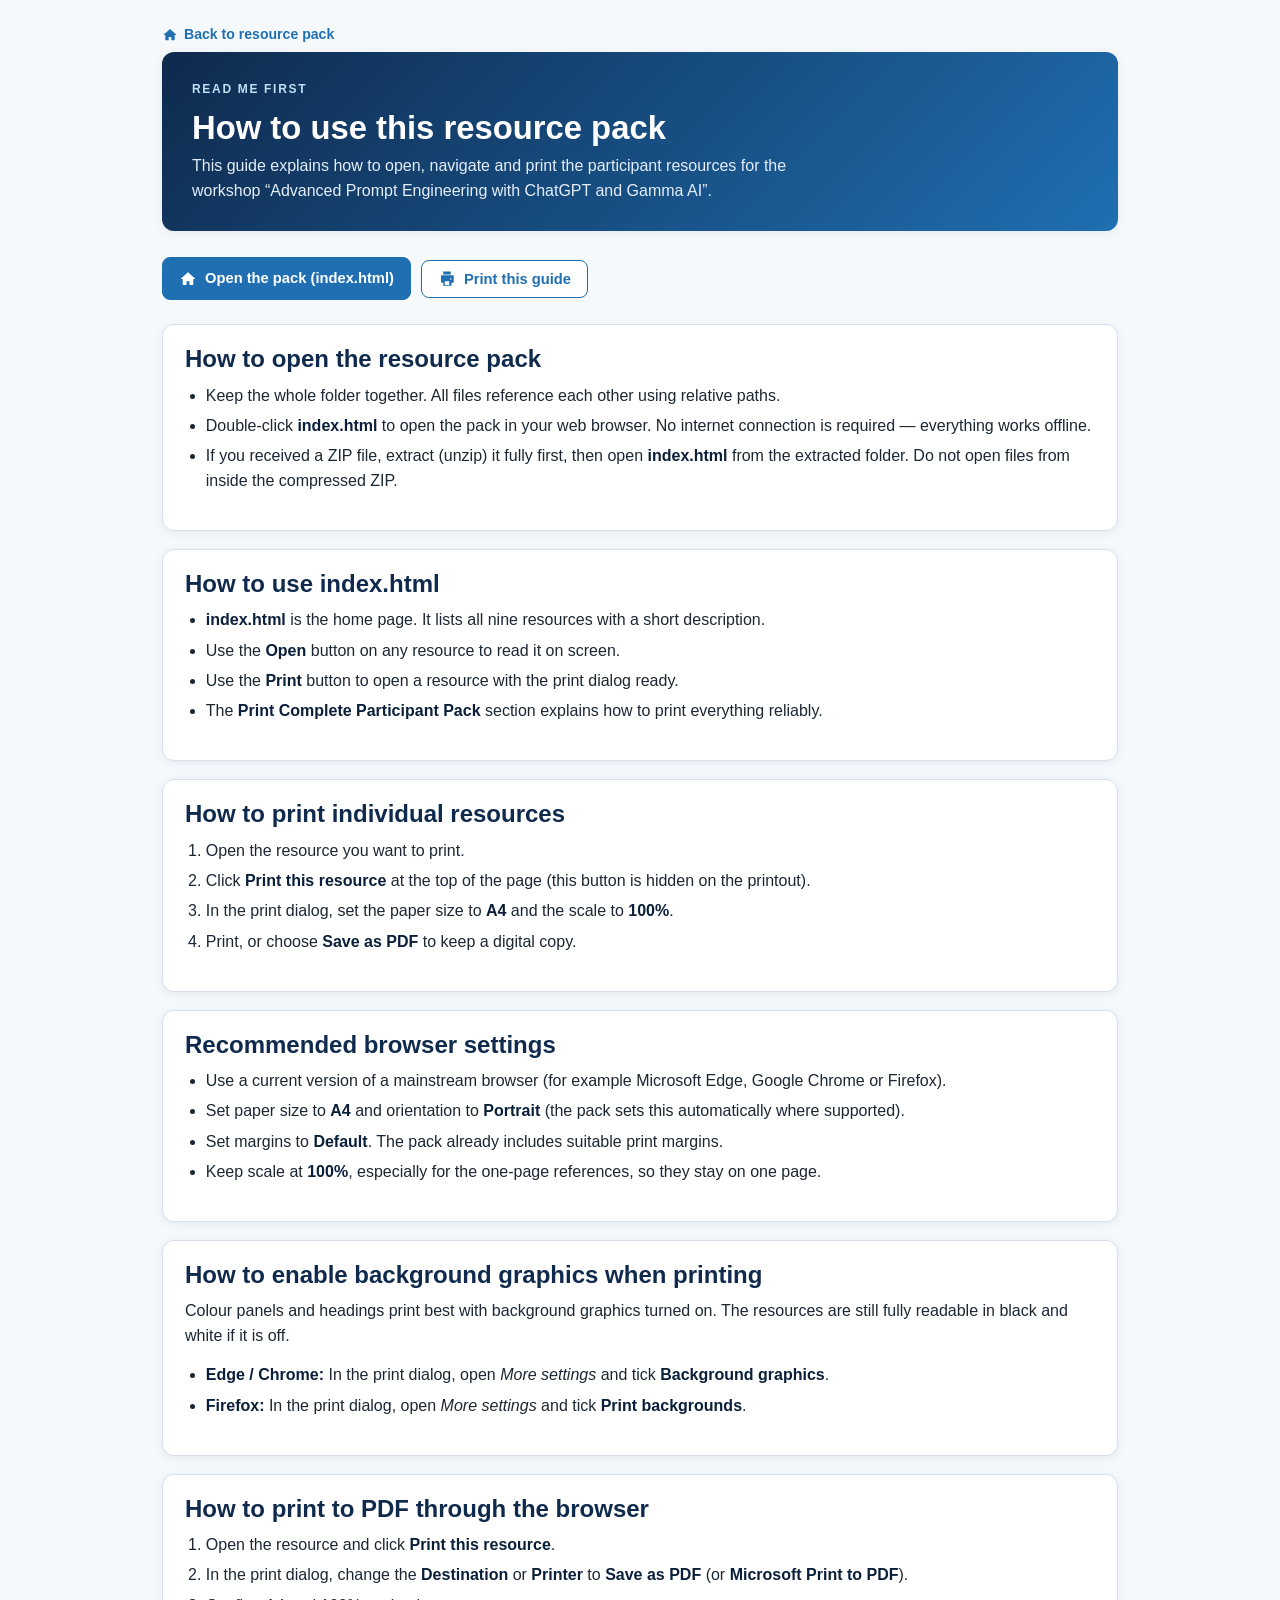
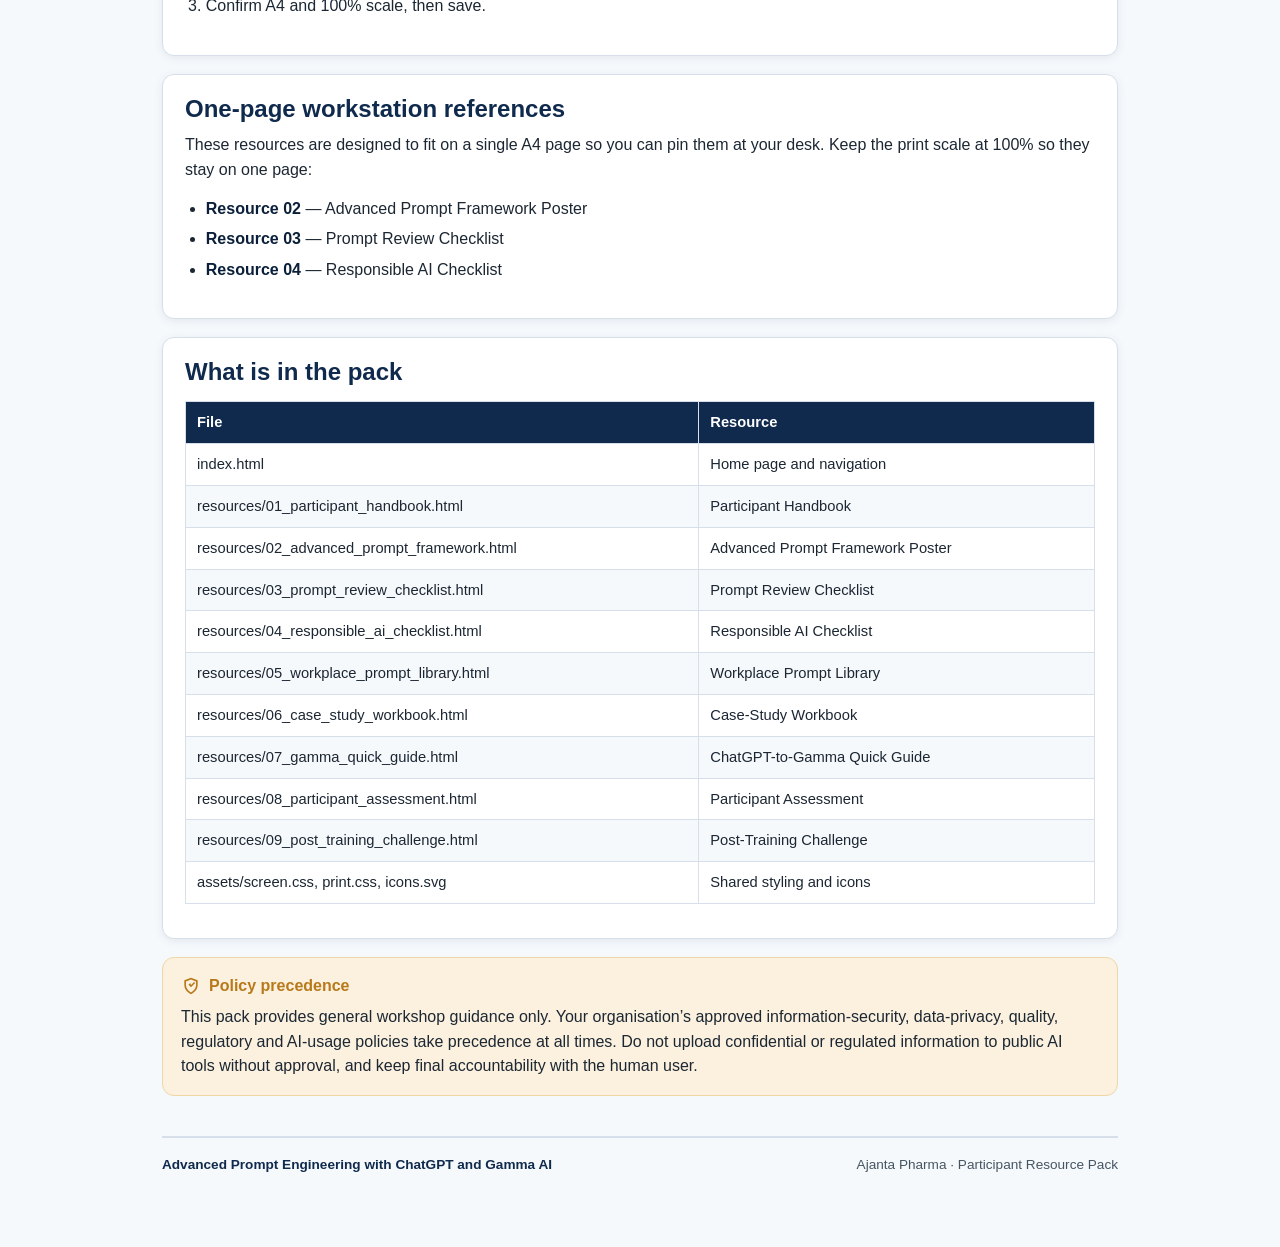
<file: Ajanta_Pharma_Participant_Resource_Pack/README.html>
<!DOCTYPE html>
<html lang="en-IN">
<head>
<meta charset="UTF-8">
<meta name="viewport" content="width=device-width, initial-scale=1.0">
<title>README &middot; Ajanta Pharma Participant Resource Pack</title>
<meta name="description" content="How to open, use and print the participant resource pack.">
<link rel="stylesheet" href="assets/screen.css">
<link rel="stylesheet" href="assets/print.css" media="print">
</head>
<body>
<div class="wrap">

  <a class="back-link no-print" href="index.html">
    <svg class="icon" aria-hidden="true" style="width:16px;height:16px;fill:currentColor"><use href="assets/icons.svg#home"></use></svg>
    Back to resource pack
  </a>

  <header class="doc-header">
    <div class="eyebrow">Read me first</div>
    <h1>How to use this resource pack</h1>
    <p>This guide explains how to open, navigate and print the participant resources for the workshop
    &ldquo;Advanced Prompt Engineering with ChatGPT and Gamma AI&rdquo;.</p>
  </header>

  <div class="toolbar no-print">
    <a class="btn" href="index.html">
      <svg class="icon" aria-hidden="true"><use href="assets/icons.svg#home"></use></svg>
      Open the pack (index.html)
    </a>
    <button type="button" class="btn secondary" onclick="window.print()">
      <svg class="icon" aria-hidden="true"><use href="assets/icons.svg#print"></use></svg>
      Print this guide
    </button>
  </div>

  <section class="card">
    <h2 style="margin-top:0">How to open the resource pack</h2>
    <ul>
      <li>Keep the whole folder together. All files reference each other using relative paths.</li>
      <li>Double-click <strong>index.html</strong> to open the pack in your web browser. No internet connection
      is required &mdash; everything works offline.</li>
      <li>If you received a ZIP file, extract (unzip) it fully first, then open <strong>index.html</strong> from
      the extracted folder. Do not open files from inside the compressed ZIP.</li>
    </ul>
  </section>

  <section class="card">
    <h2 style="margin-top:0">How to use index.html</h2>
    <ul>
      <li><strong>index.html</strong> is the home page. It lists all nine resources with a short description.</li>
      <li>Use the <strong>Open</strong> button on any resource to read it on screen.</li>
      <li>Use the <strong>Print</strong> button to open a resource with the print dialog ready.</li>
      <li>The <strong>Print Complete Participant Pack</strong> section explains how to print everything reliably.</li>
    </ul>
  </section>

  <section class="card">
    <h2 style="margin-top:0">How to print individual resources</h2>
    <ol>
      <li>Open the resource you want to print.</li>
      <li>Click <strong>Print this resource</strong> at the top of the page (this button is hidden on the printout).</li>
      <li>In the print dialog, set the paper size to <strong>A4</strong> and the scale to <strong>100%</strong>.</li>
      <li>Print, or choose <strong>Save as PDF</strong> to keep a digital copy.</li>
    </ol>
  </section>

  <section class="card">
    <h2 style="margin-top:0">Recommended browser settings</h2>
    <ul>
      <li>Use a current version of a mainstream browser (for example Microsoft Edge, Google Chrome or Firefox).</li>
      <li>Set paper size to <strong>A4</strong> and orientation to <strong>Portrait</strong> (the pack sets this
      automatically where supported).</li>
      <li>Set margins to <strong>Default</strong>. The pack already includes suitable print margins.</li>
      <li>Keep scale at <strong>100%</strong>, especially for the one-page references, so they stay on one page.</li>
    </ul>
  </section>

  <section class="card">
    <h2 style="margin-top:0">How to enable background graphics when printing</h2>
    <p>Colour panels and headings print best with background graphics turned on. The resources are still fully
    readable in black and white if it is off.</p>
    <ul>
      <li><strong>Edge / Chrome:</strong> In the print dialog, open <em>More settings</em> and tick
      <strong>Background graphics</strong>.</li>
      <li><strong>Firefox:</strong> In the print dialog, open <em>More settings</em> and tick
      <strong>Print backgrounds</strong>.</li>
    </ul>
  </section>

  <section class="card">
    <h2 style="margin-top:0">How to print to PDF through the browser</h2>
    <ol>
      <li>Open the resource and click <strong>Print this resource</strong>.</li>
      <li>In the print dialog, change the <strong>Destination</strong> or <strong>Printer</strong> to
      <strong>Save as PDF</strong> (or <strong>Microsoft Print to PDF</strong>).</li>
      <li>Confirm A4 and 100% scale, then save.</li>
    </ol>
  </section>

  <section class="card">
    <h2 style="margin-top:0">One-page workstation references</h2>
    <p>These resources are designed to fit on a single A4 page so you can pin them at your desk. Keep the print
    scale at 100% so they stay on one page:</p>
    <ul>
      <li><strong>Resource 02</strong> &mdash; Advanced Prompt Framework Poster</li>
      <li><strong>Resource 03</strong> &mdash; Prompt Review Checklist</li>
      <li><strong>Resource 04</strong> &mdash; Responsible AI Checklist</li>
    </ul>
  </section>

  <section class="card">
    <h2 style="margin-top:0">What is in the pack</h2>
    <table>
      <thead><tr><th>File</th><th>Resource</th></tr></thead>
      <tbody>
        <tr><td>index.html</td><td>Home page and navigation</td></tr>
        <tr><td>resources/01_participant_handbook.html</td><td>Participant Handbook</td></tr>
        <tr><td>resources/02_advanced_prompt_framework.html</td><td>Advanced Prompt Framework Poster</td></tr>
        <tr><td>resources/03_prompt_review_checklist.html</td><td>Prompt Review Checklist</td></tr>
        <tr><td>resources/04_responsible_ai_checklist.html</td><td>Responsible AI Checklist</td></tr>
        <tr><td>resources/05_workplace_prompt_library.html</td><td>Workplace Prompt Library</td></tr>
        <tr><td>resources/06_case_study_workbook.html</td><td>Case-Study Workbook</td></tr>
        <tr><td>resources/07_gamma_quick_guide.html</td><td>ChatGPT-to-Gamma Quick Guide</td></tr>
        <tr><td>resources/08_participant_assessment.html</td><td>Participant Assessment</td></tr>
        <tr><td>resources/09_post_training_challenge.html</td><td>Post-Training Challenge</td></tr>
        <tr><td>assets/screen.css, print.css, icons.svg</td><td>Shared styling and icons</td></tr>
      </tbody>
    </table>
  </section>

  <div class="box warning">
    <div class="box-title"><svg class="icon" aria-hidden="true"><use href="assets/icons.svg#shield"></use></svg>Policy precedence</div>
    This pack provides general workshop guidance only. Your organisation&rsquo;s approved information-security,
    data-privacy, quality, regulatory and AI-usage policies take precedence at all times. Do not upload
    confidential or regulated information to public AI tools without approval, and keep final accountability with
    the human user.
  </div>

  <footer class="doc-footer">
    <span class="brand">Advanced Prompt Engineering with ChatGPT and Gamma AI</span>
    <span>Ajanta Pharma &middot; Participant Resource Pack</span>
  </footer>

</div>
</body>
</html>
</file>
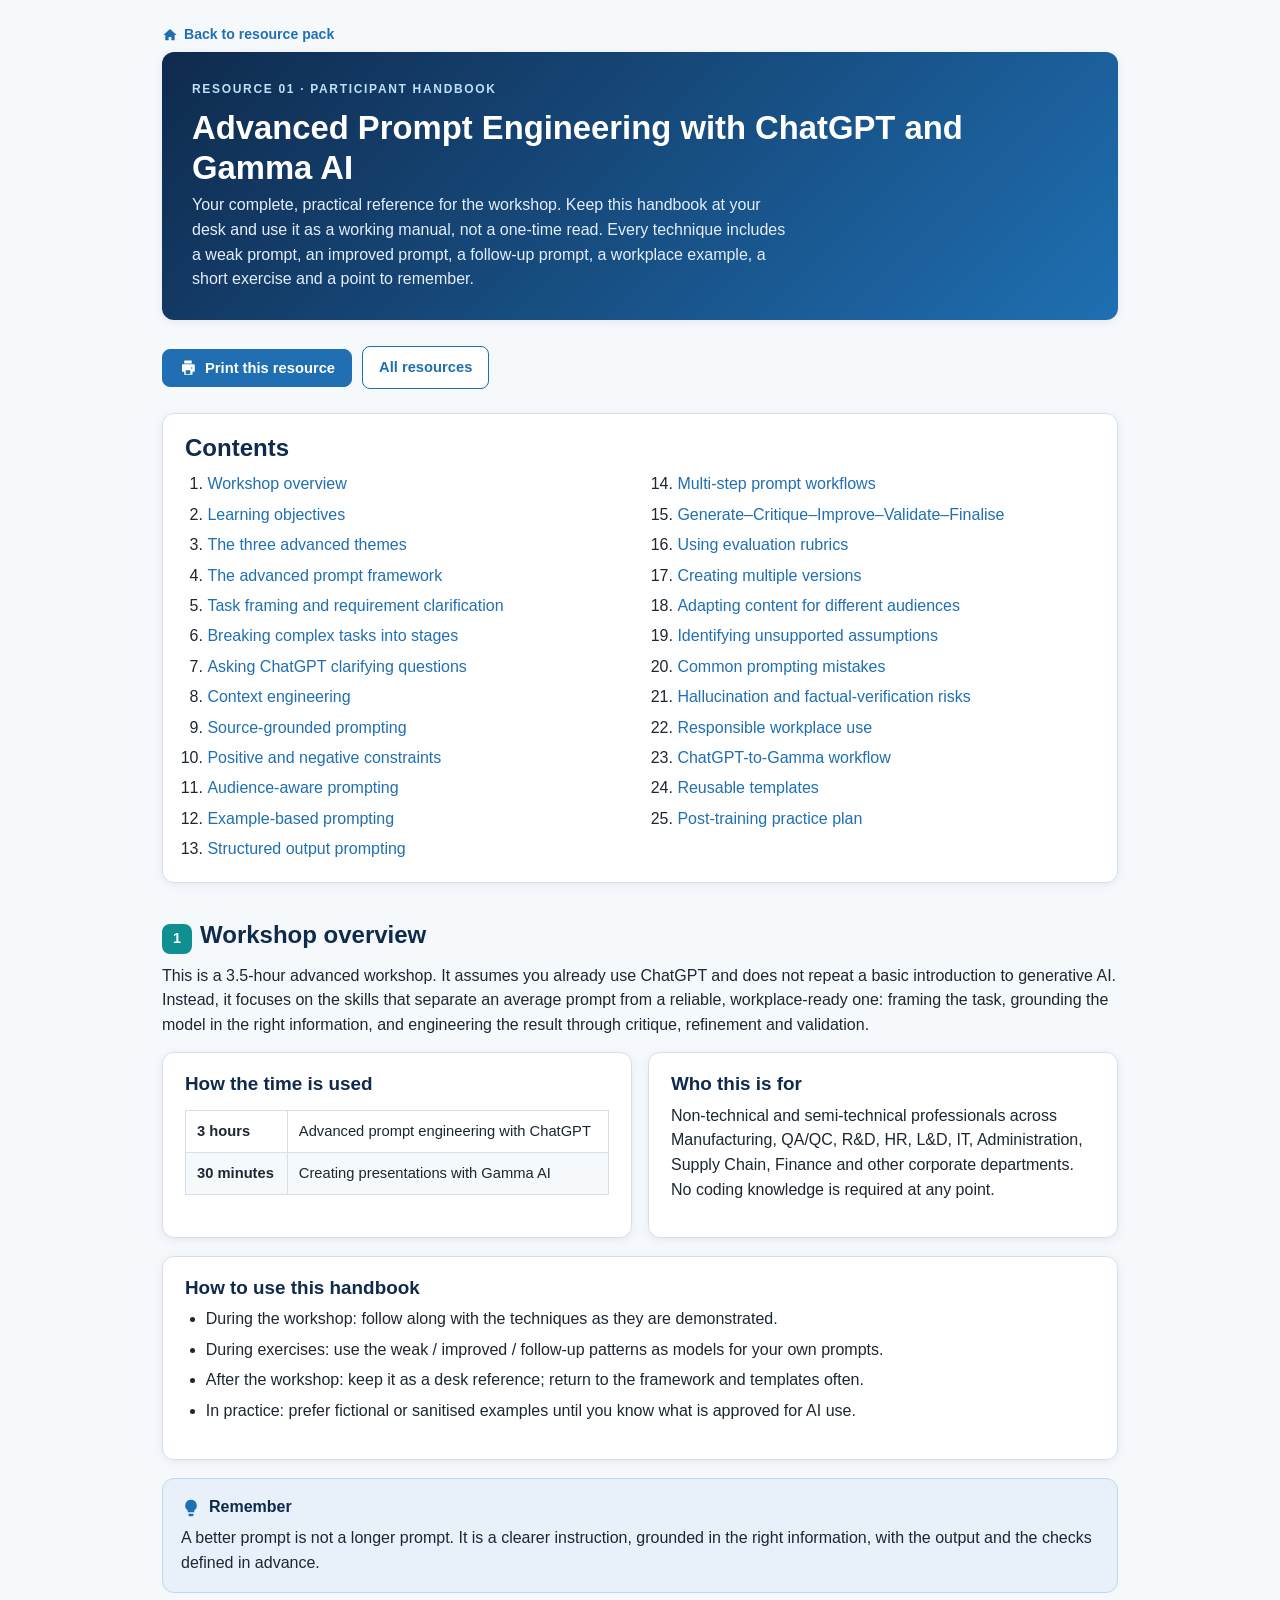
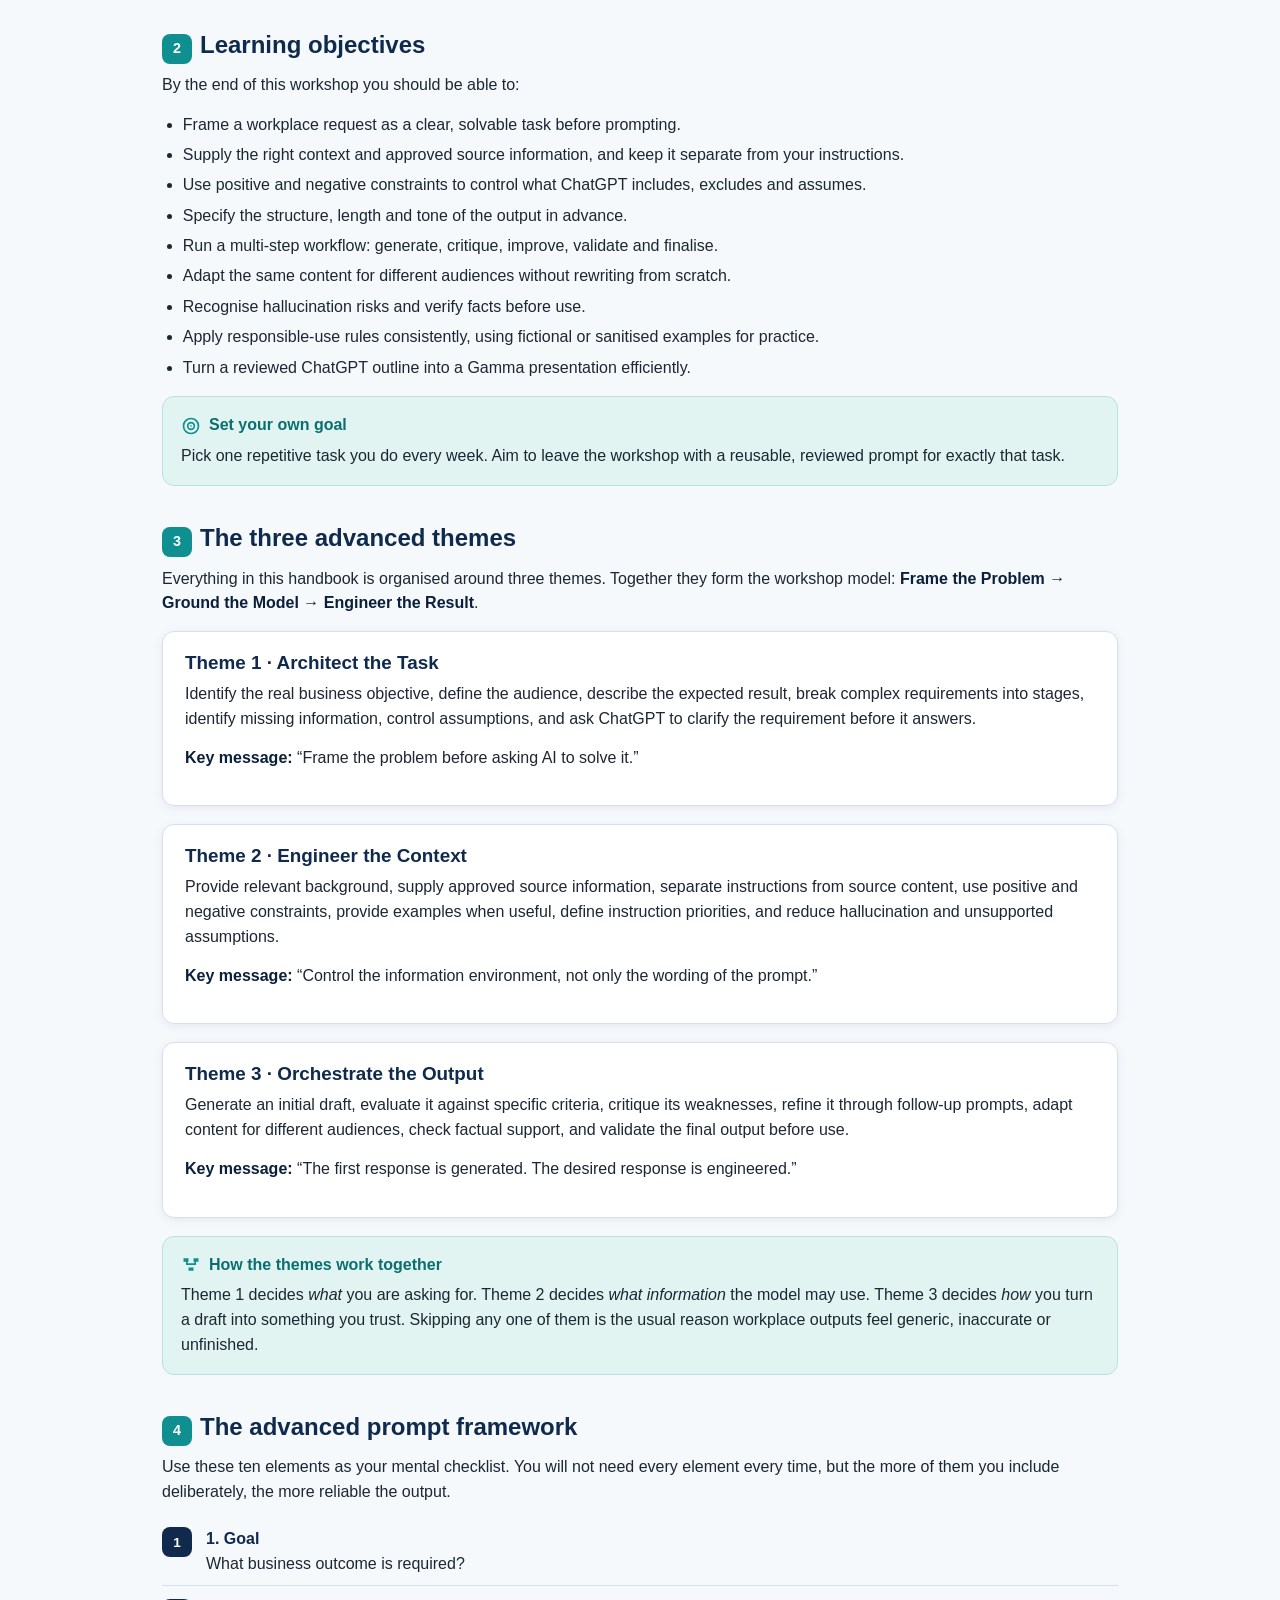
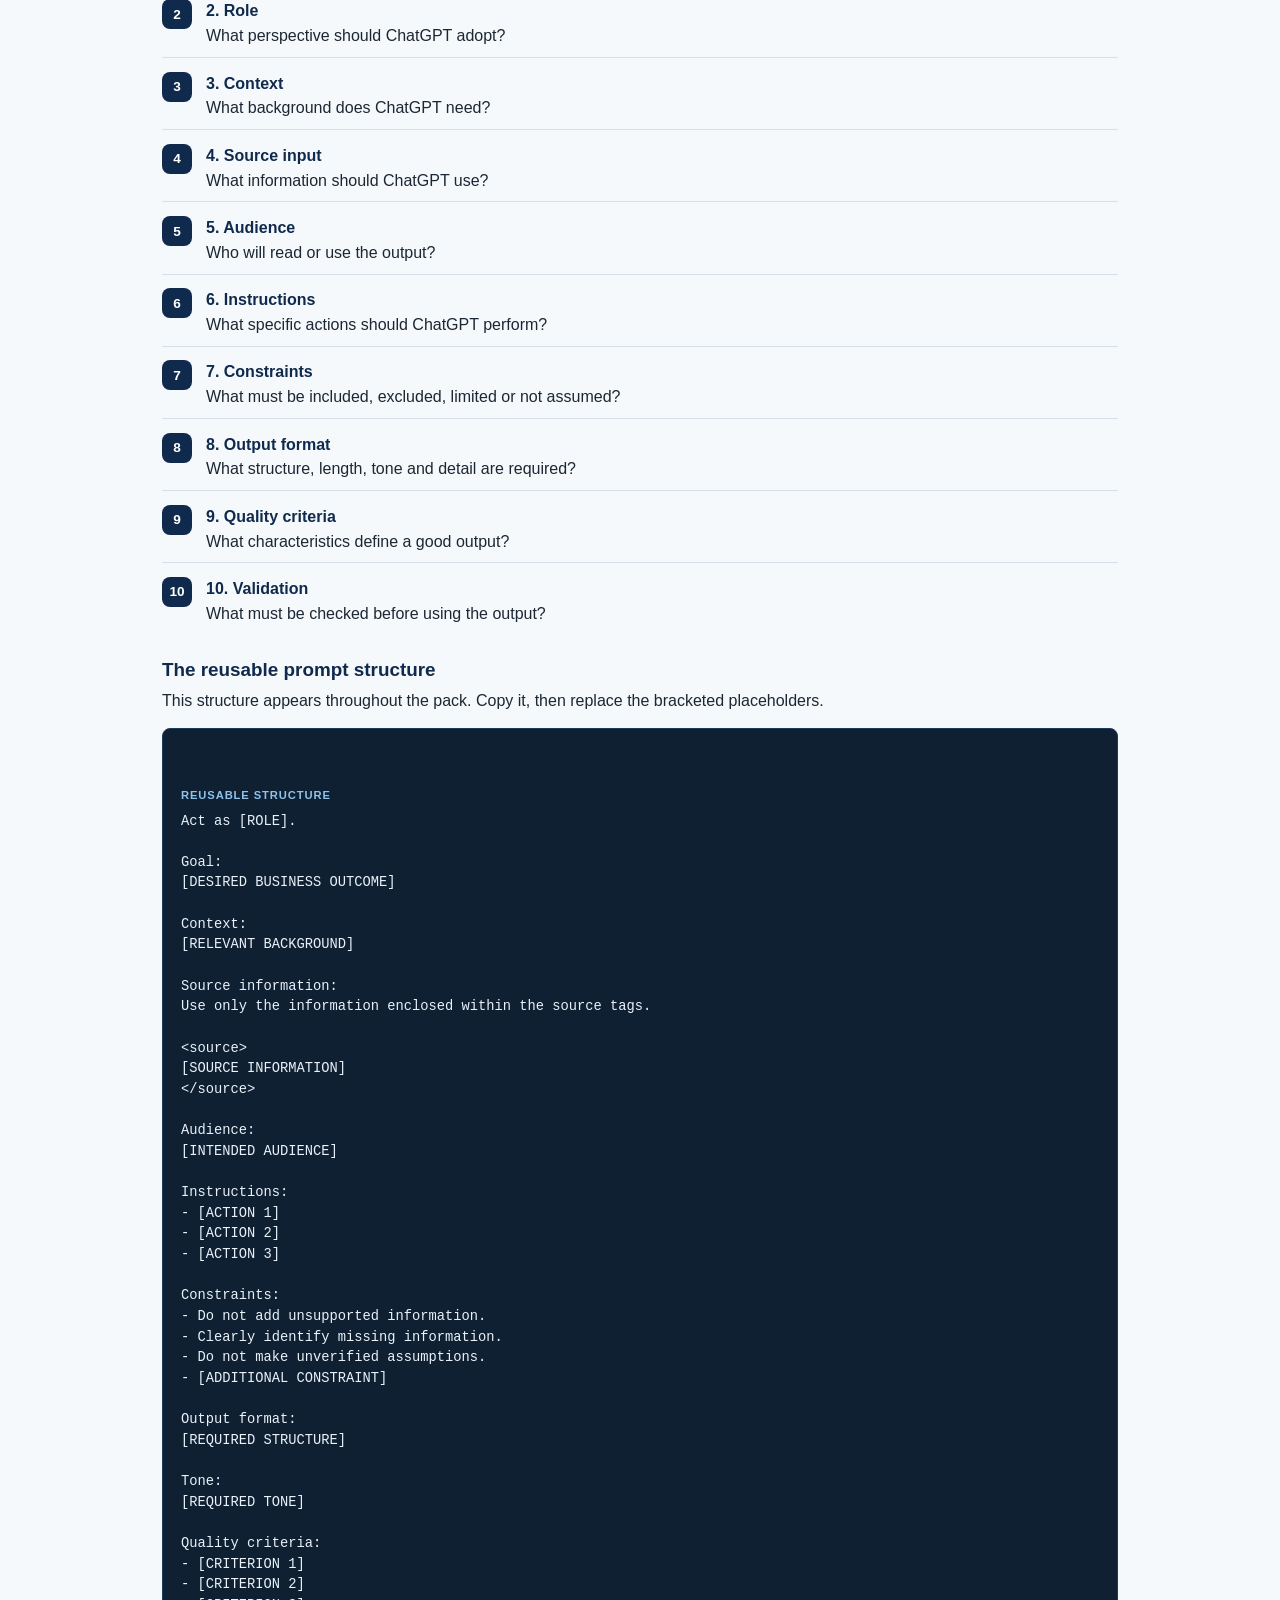
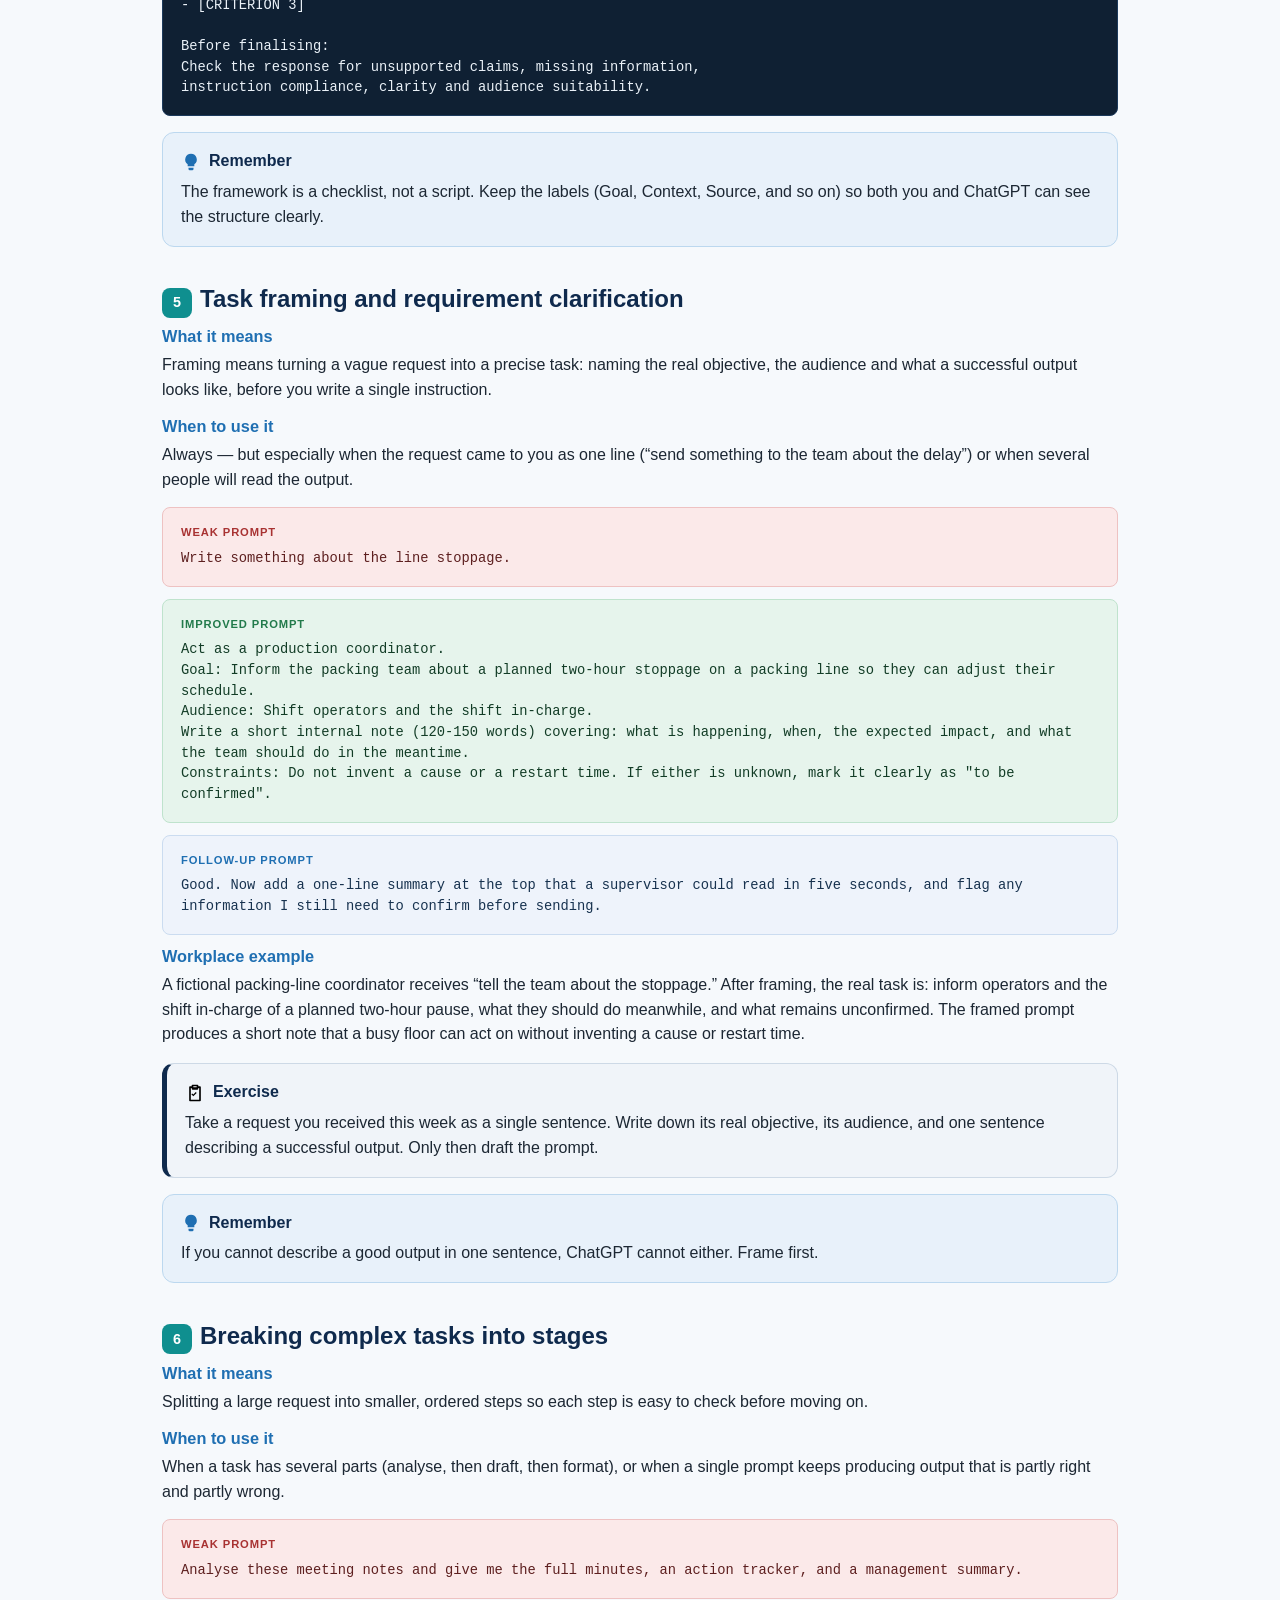
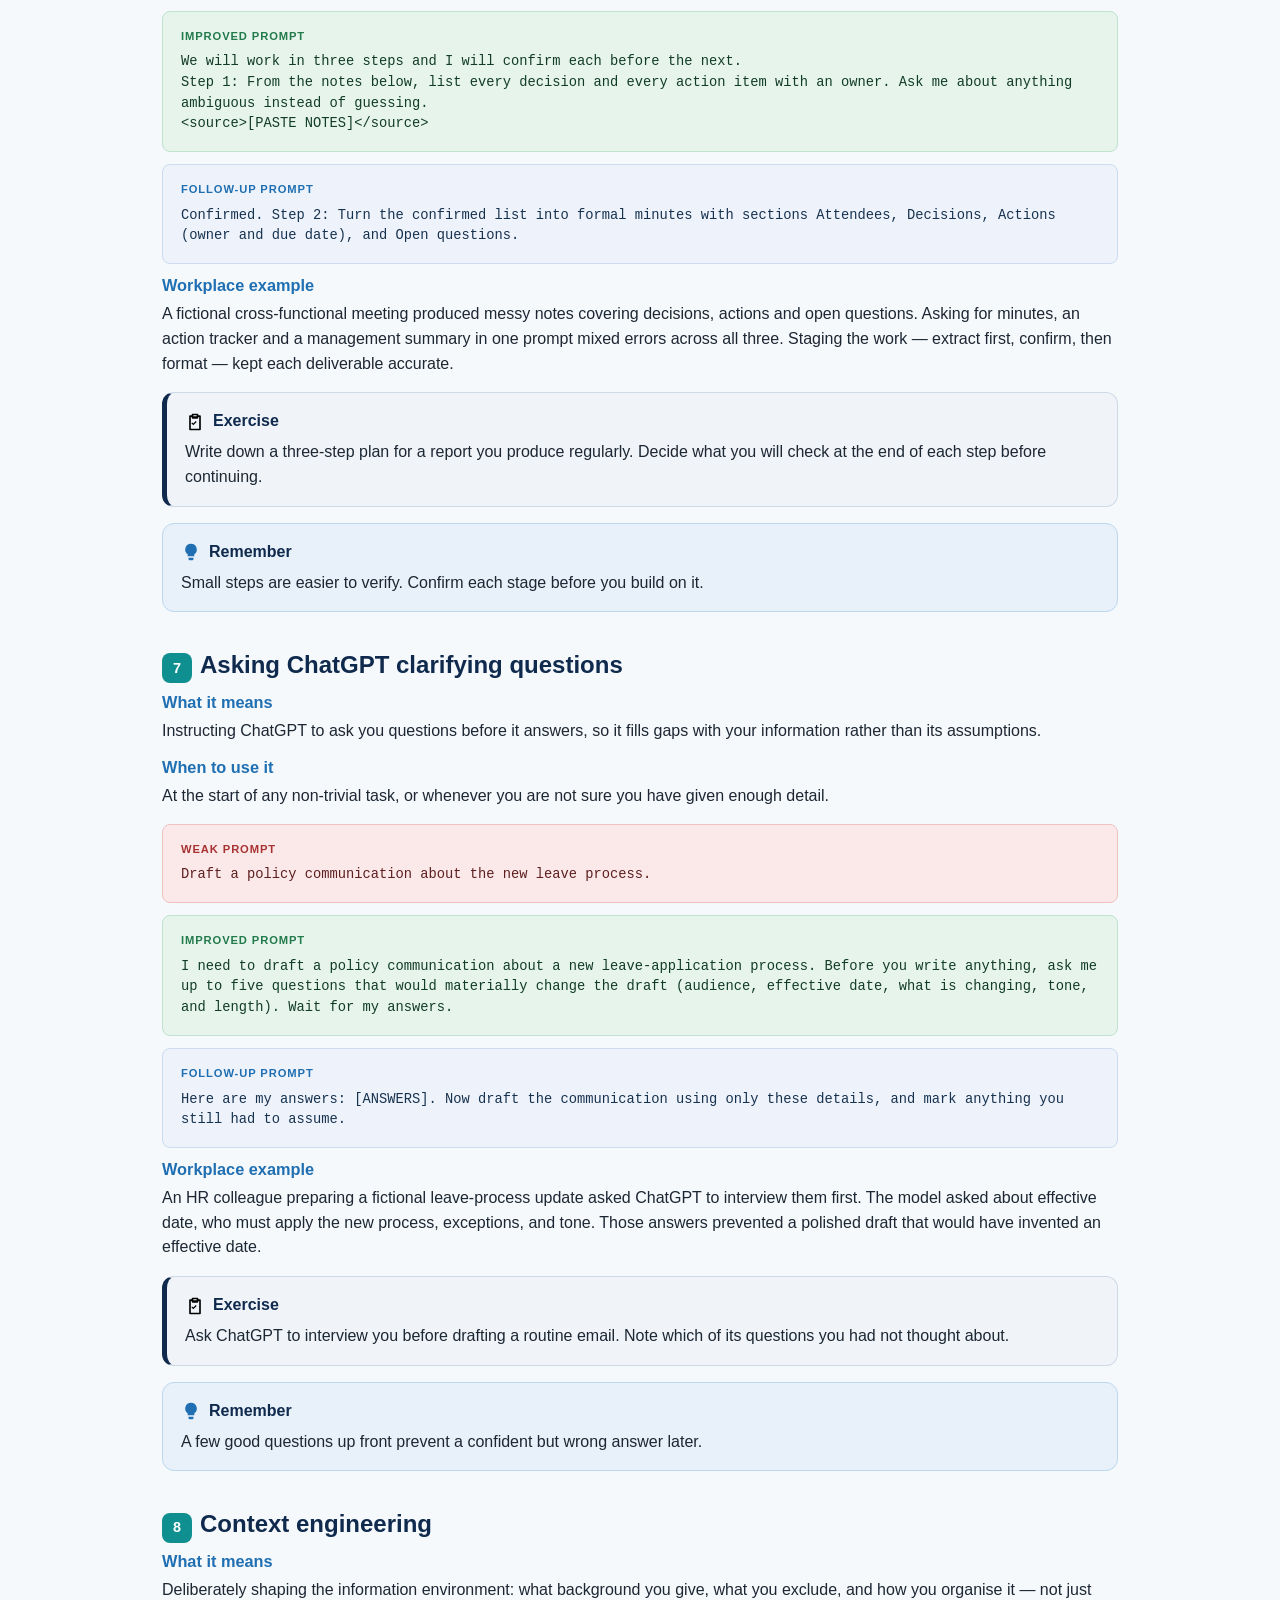
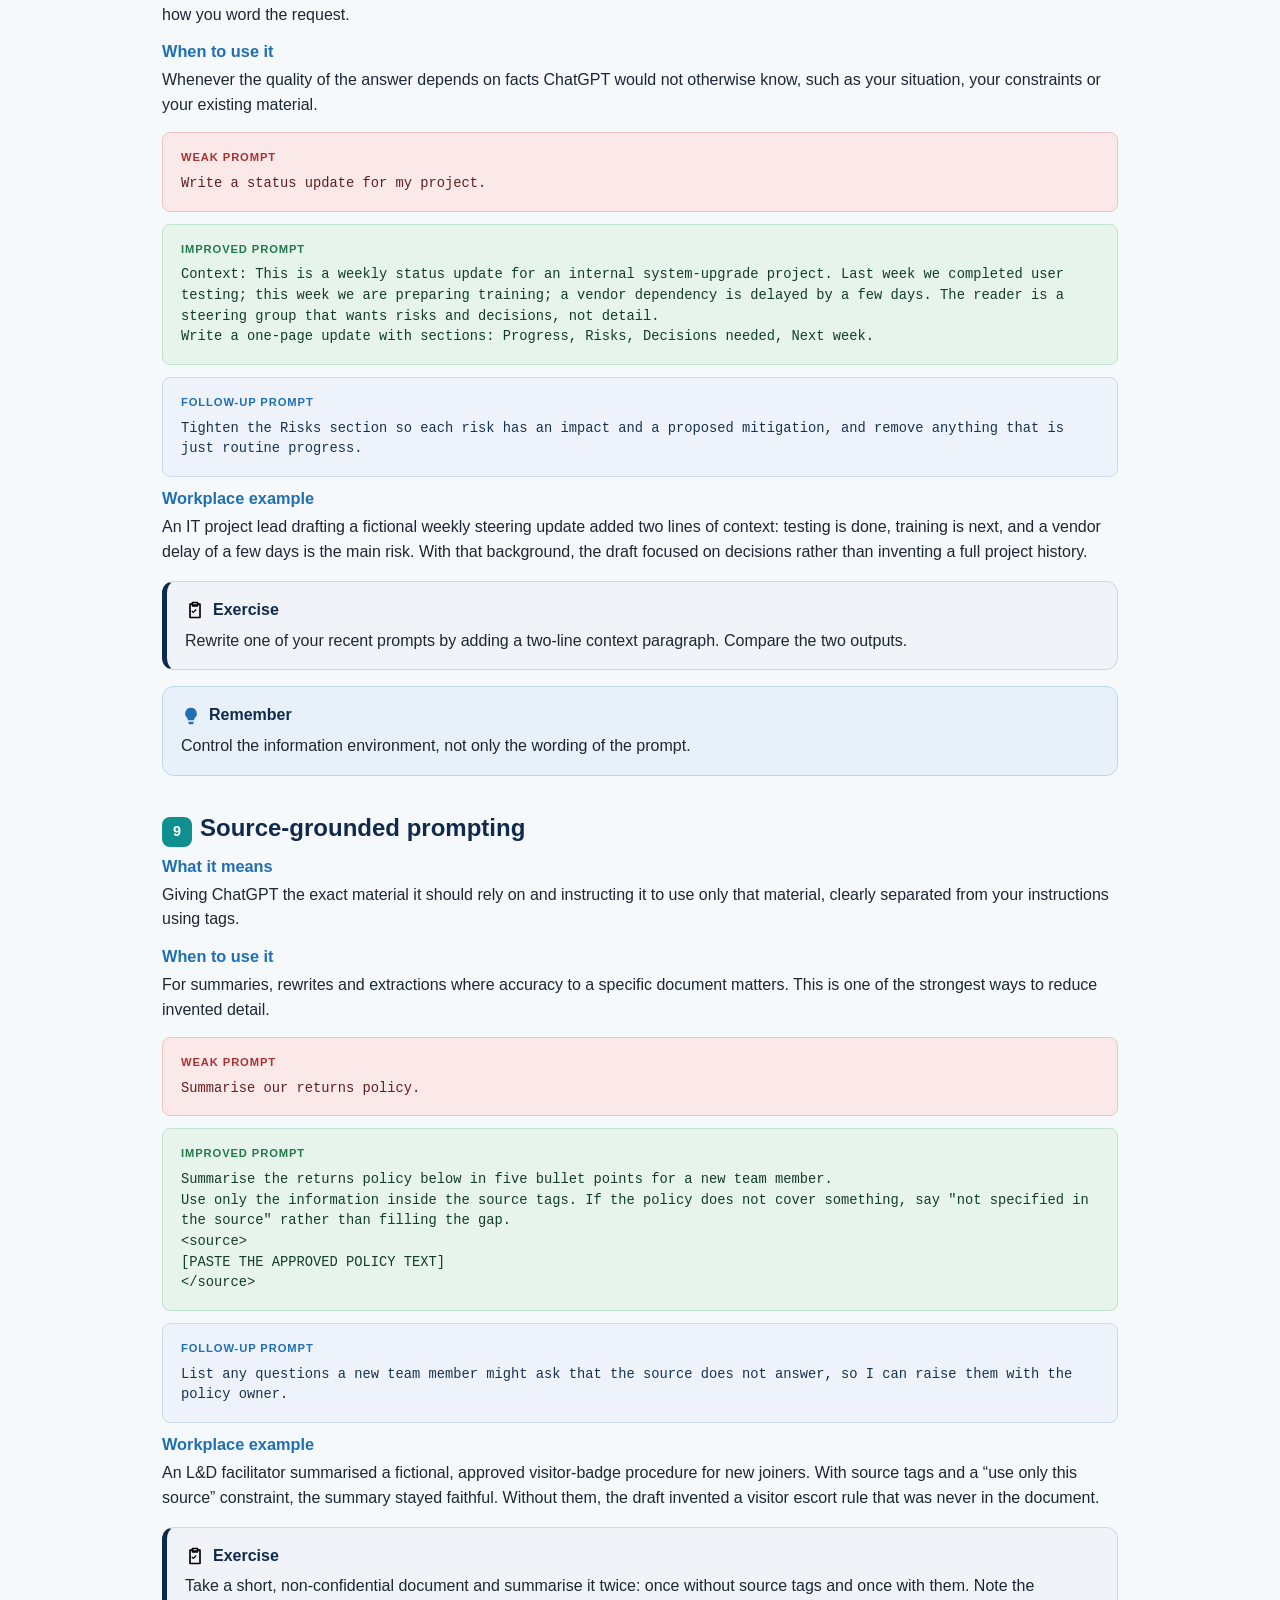
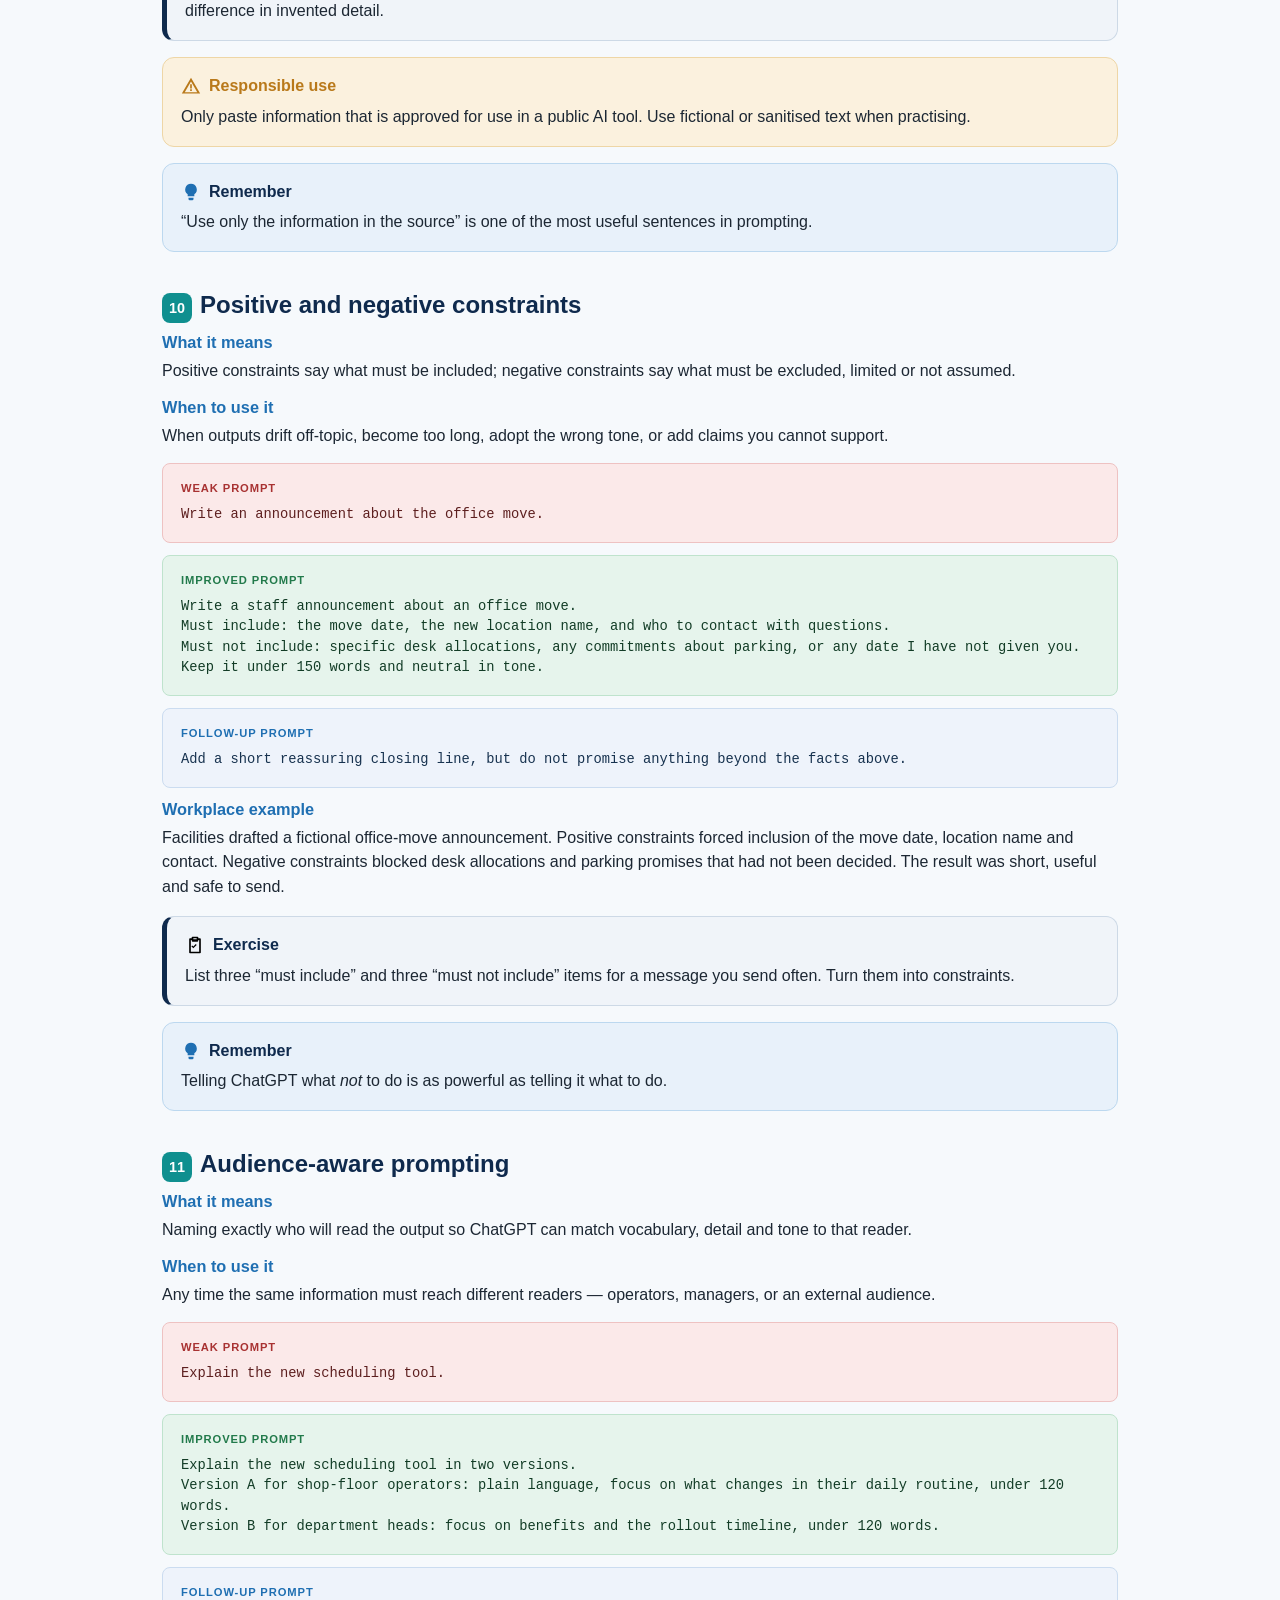
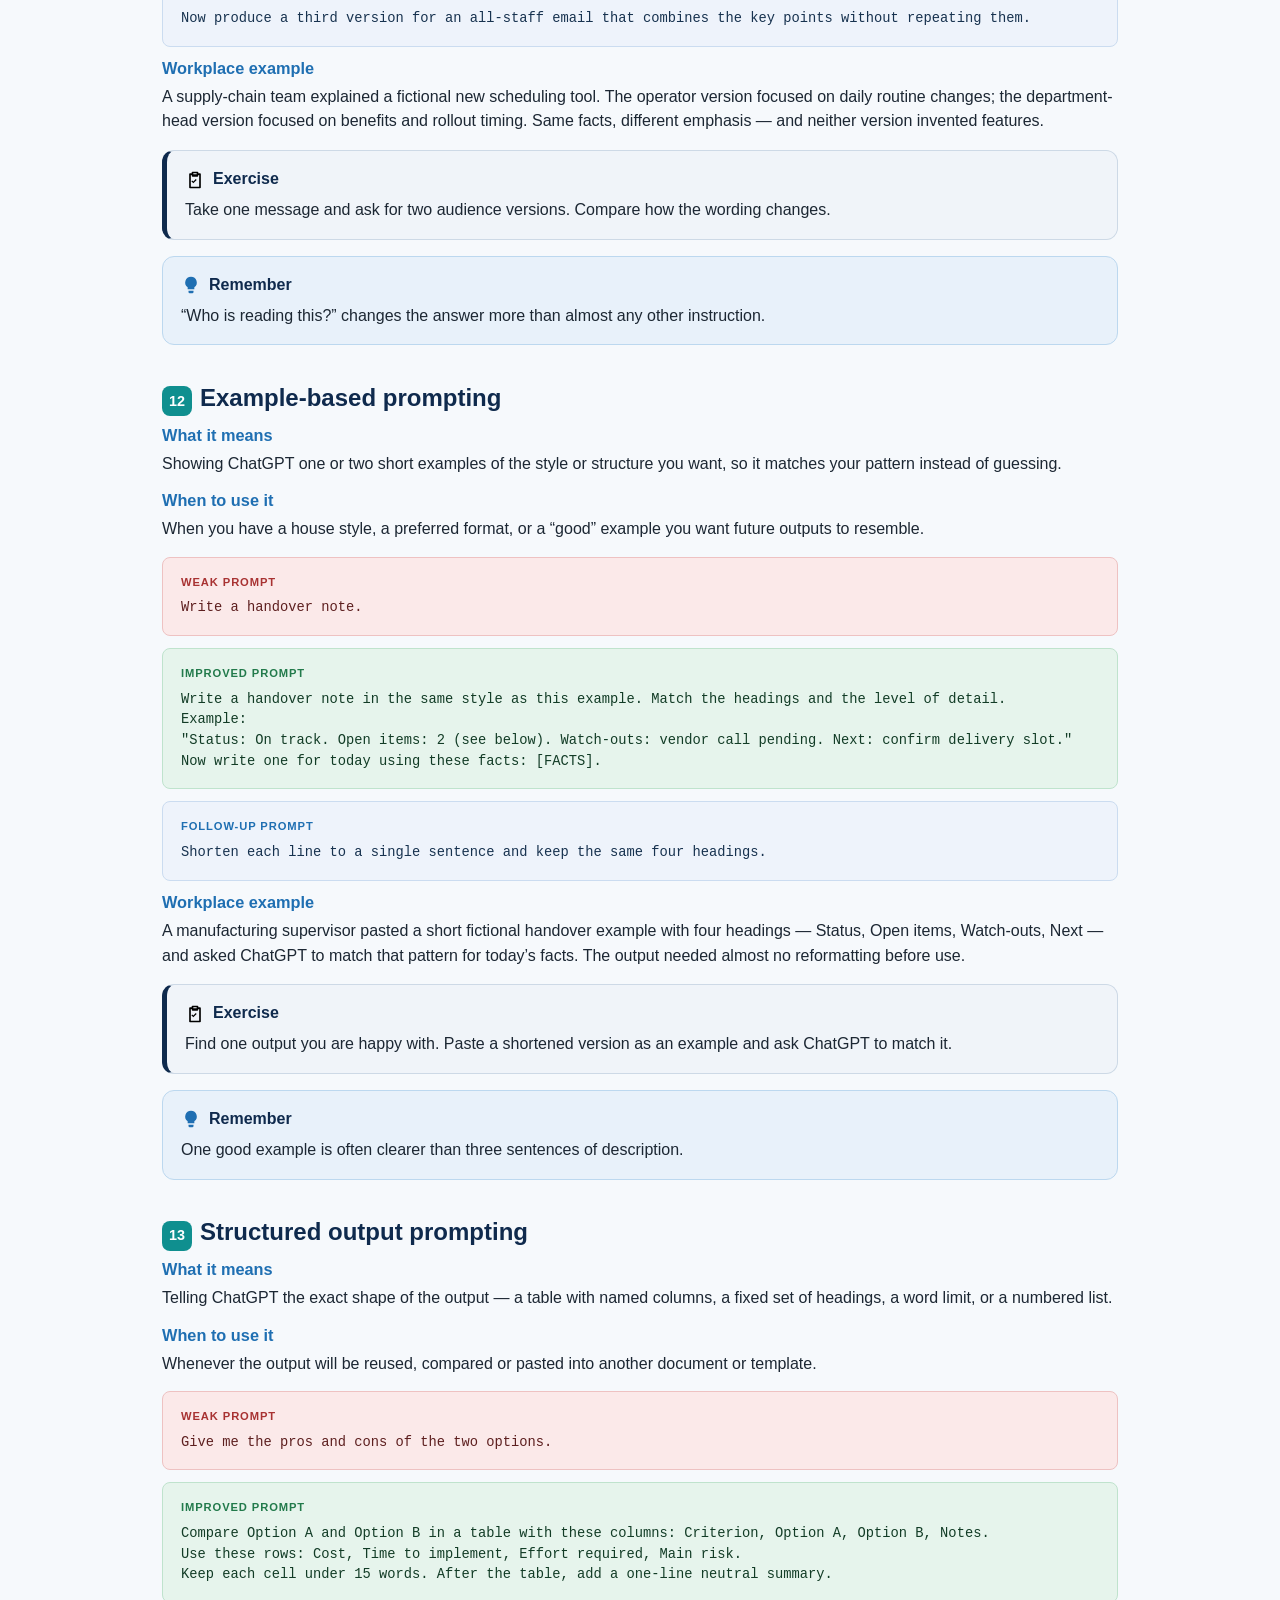
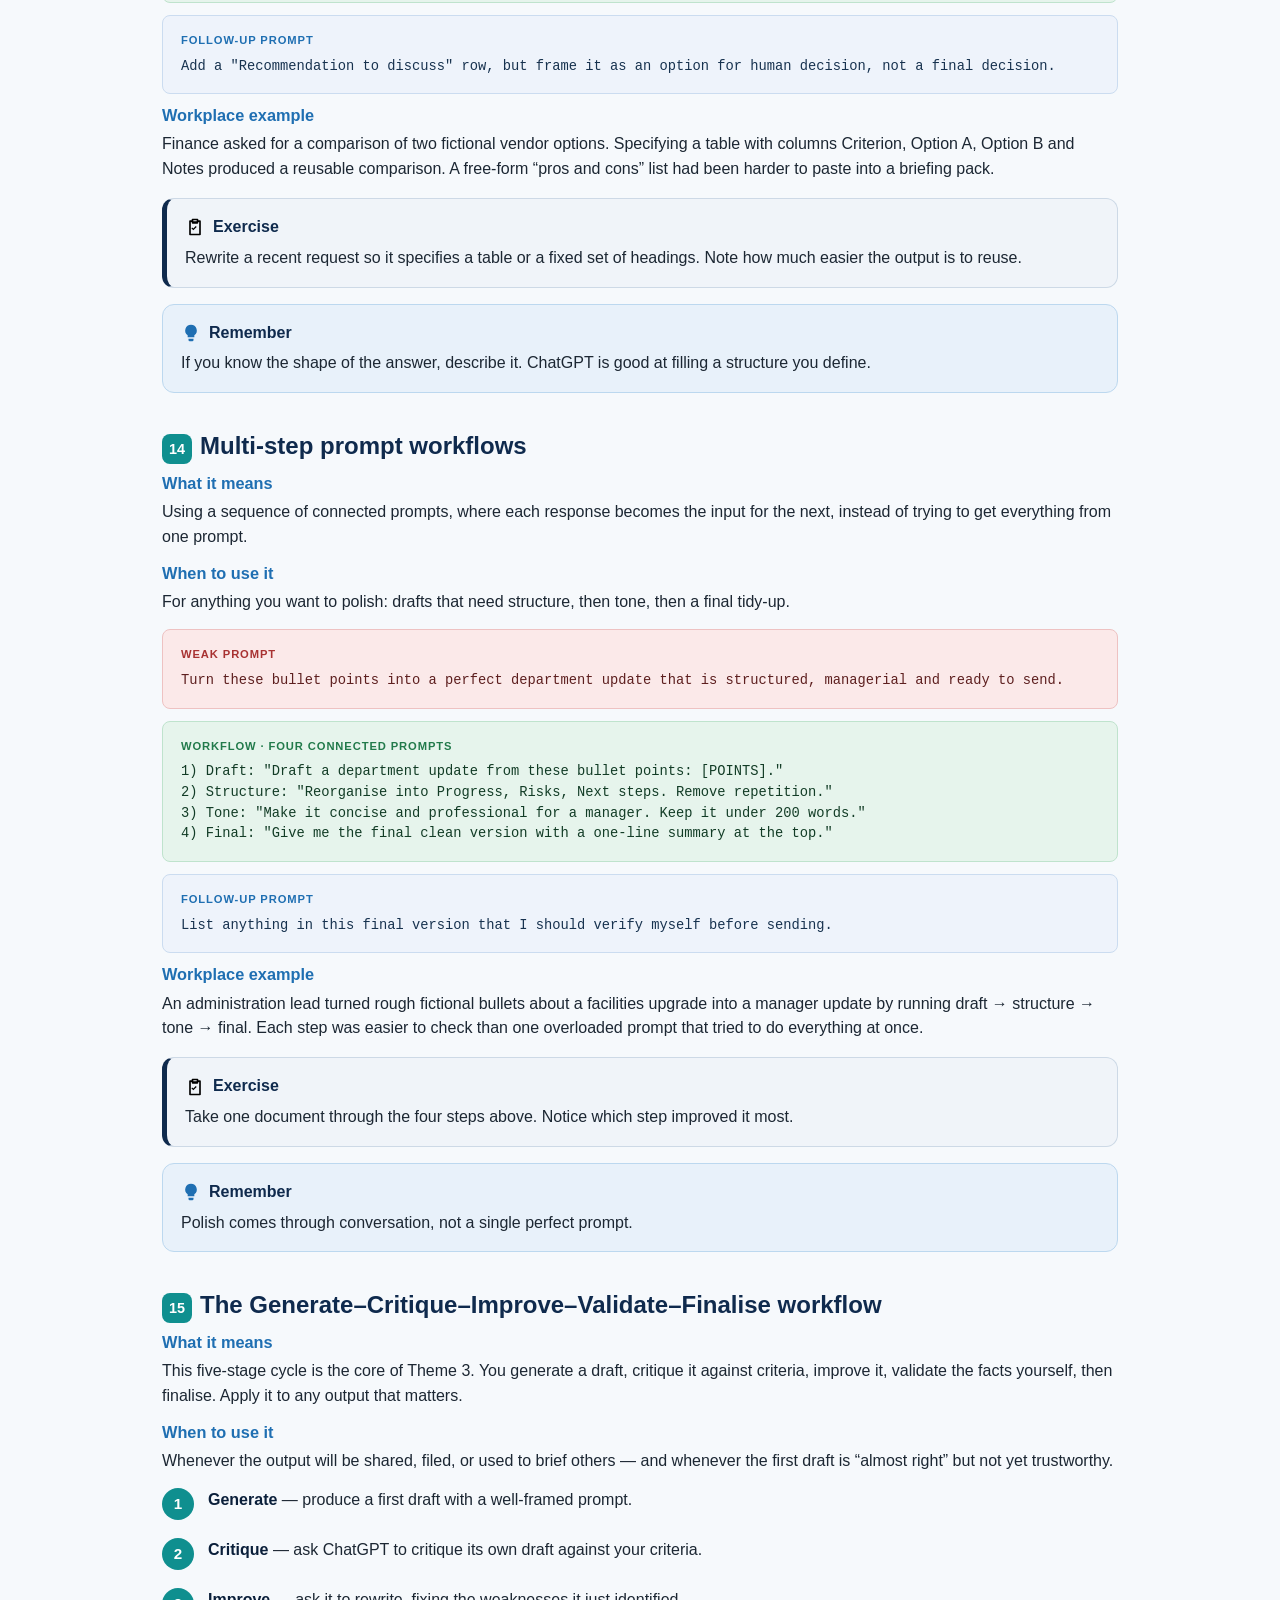
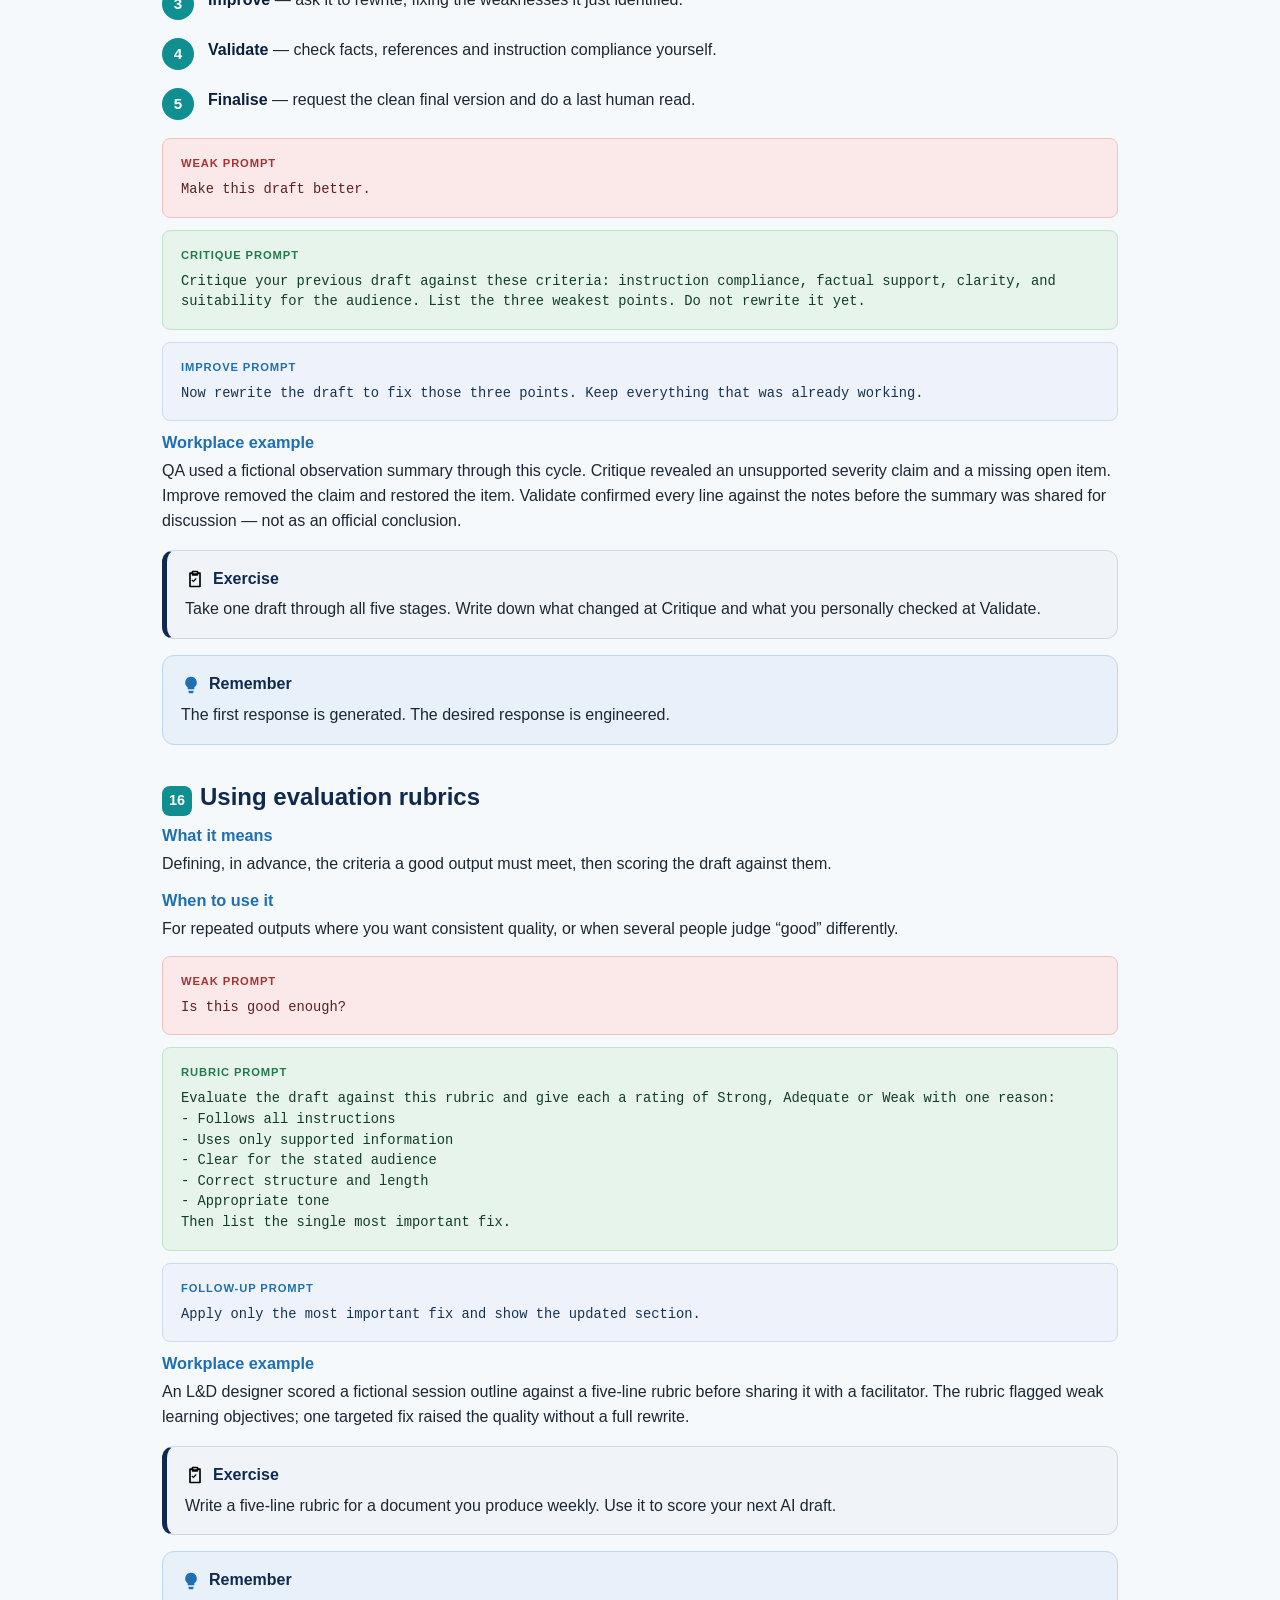
<file: resources/01_participant_handbook.html>
<!DOCTYPE html>
<html lang="en-IN">
<head>
<meta charset="UTF-8">
<meta name="viewport" content="width=device-width, initial-scale=1.0">
<title>Participant Handbook &middot; Advanced Prompt Engineering with ChatGPT and Gamma AI</title>
<meta name="description" content="Practical participant handbook for advanced prompt engineering with ChatGPT and Gamma AI.">
<link rel="stylesheet" href="../assets/screen.css">
<link rel="stylesheet" href="../assets/print.css" media="print">
</head>
<body>
<div class="wrap">

  <a class="back-link no-print" href="../index.html">
    <svg class="icon" aria-hidden="true" style="width:16px;height:16px;fill:currentColor"><use href="../assets/icons.svg#home"></use></svg>
    Back to resource pack
  </a>

  <header class="doc-header">
    <div class="eyebrow">Resource 01 &middot; Participant Handbook</div>
    <h1>Advanced Prompt Engineering with ChatGPT and Gamma AI</h1>
    <p>Your complete, practical reference for the workshop. Keep this handbook at your desk and use it as a
    working manual, not a one-time read. Every technique includes a weak prompt, an improved prompt, a
    follow-up prompt, a workplace example, a short exercise and a point to remember.</p>
  </header>

  <div class="toolbar no-print">
    <button type="button" class="btn" onclick="window.print()">
      <svg class="icon" aria-hidden="true"><use href="../assets/icons.svg#print"></use></svg>
      Print this resource
    </button>
    <a class="btn secondary" href="../index.html">All resources</a>
  </div>

  <!-- ============================== TOC ============================== -->
  <section class="card">
    <h2 style="margin-top:0">Contents</h2>
    <div class="toc">
      <ol>
        <li><a href="#s1">Workshop overview</a></li>
        <li><a href="#s2">Learning objectives</a></li>
        <li><a href="#s3">The three advanced themes</a></li>
        <li><a href="#s4">The advanced prompt framework</a></li>
        <li><a href="#s5">Task framing and requirement clarification</a></li>
        <li><a href="#s6">Breaking complex tasks into stages</a></li>
        <li><a href="#s7">Asking ChatGPT clarifying questions</a></li>
        <li><a href="#s8">Context engineering</a></li>
        <li><a href="#s9">Source-grounded prompting</a></li>
        <li><a href="#s10">Positive and negative constraints</a></li>
        <li><a href="#s11">Audience-aware prompting</a></li>
        <li><a href="#s12">Example-based prompting</a></li>
        <li><a href="#s13">Structured output prompting</a></li>
        <li><a href="#s14">Multi-step prompt workflows</a></li>
        <li><a href="#s15">Generate&ndash;Critique&ndash;Improve&ndash;Validate&ndash;Finalise</a></li>
        <li><a href="#s16">Using evaluation rubrics</a></li>
        <li><a href="#s17">Creating multiple versions</a></li>
        <li><a href="#s18">Adapting content for different audiences</a></li>
        <li><a href="#s19">Identifying unsupported assumptions</a></li>
        <li><a href="#s20">Common prompting mistakes</a></li>
        <li><a href="#s21">Hallucination and factual-verification risks</a></li>
        <li><a href="#s22">Responsible workplace use</a></li>
        <li><a href="#s23">ChatGPT-to-Gamma workflow</a></li>
        <li><a href="#s24">Reusable templates</a></li>
        <li><a href="#s25">Post-training practice plan</a></li>
      </ol>
    </div>
  </section>

  <!-- ============================== 1 ============================== -->
  <section class="section page-break" id="s1">
    <h2><span class="section-num">1</span>Workshop overview</h2>
    <p>This is a 3.5-hour advanced workshop. It assumes you already use ChatGPT and does not repeat a basic
    introduction to generative AI. Instead, it focuses on the skills that separate an average prompt from a
    reliable, workplace-ready one: framing the task, grounding the model in the right information, and
    engineering the result through critique, refinement and validation.</p>
    <div class="grid cols-2">
      <div class="card">
        <h3>How the time is used</h3>
        <table>
          <tbody>
            <tr><th>3 hours</th><td>Advanced prompt engineering with ChatGPT</td></tr>
            <tr><th>30 minutes</th><td>Creating presentations with Gamma AI</td></tr>
          </tbody>
        </table>
      </div>
      <div class="card">
        <h3>Who this is for</h3>
        <p>Non-technical and semi-technical professionals across Manufacturing, QA/QC, R&amp;D, HR, L&amp;D,
        IT, Administration, Supply Chain, Finance and other corporate departments. No coding knowledge is
        required at any point.</p>
      </div>
    </div>
    <div class="card">
      <h3>How to use this handbook</h3>
      <ul>
        <li>During the workshop: follow along with the techniques as they are demonstrated.</li>
        <li>During exercises: use the weak / improved / follow-up patterns as models for your own prompts.</li>
        <li>After the workshop: keep it as a desk reference; return to the framework and templates often.</li>
        <li>In practice: prefer fictional or sanitised examples until you know what is approved for AI use.</li>
      </ul>
    </div>
    <div class="box remember">
      <div class="box-title"><svg class="icon" aria-hidden="true"><use href="../assets/icons.svg#bulb"></use></svg>Remember</div>
      A better prompt is not a longer prompt. It is a clearer instruction, grounded in the right information,
      with the output and the checks defined in advance.
    </div>
  </section>

  <!-- ============================== 2 ============================== -->
  <section class="section page-break" id="s2">
    <h2><span class="section-num">2</span>Learning objectives</h2>
    <p>By the end of this workshop you should be able to:</p>
    <ul>
      <li>Frame a workplace request as a clear, solvable task before prompting.</li>
      <li>Supply the right context and approved source information, and keep it separate from your instructions.</li>
      <li>Use positive and negative constraints to control what ChatGPT includes, excludes and assumes.</li>
      <li>Specify the structure, length and tone of the output in advance.</li>
      <li>Run a multi-step workflow: generate, critique, improve, validate and finalise.</li>
      <li>Adapt the same content for different audiences without rewriting from scratch.</li>
      <li>Recognise hallucination risks and verify facts before use.</li>
      <li>Apply responsible-use rules consistently, using fictional or sanitised examples for practice.</li>
      <li>Turn a reviewed ChatGPT outline into a Gamma presentation efficiently.</li>
    </ul>
    <div class="box tip">
      <div class="box-title"><svg class="icon" aria-hidden="true"><use href="../assets/icons.svg#target"></use></svg>Set your own goal</div>
      Pick one repetitive task you do every week. Aim to leave the workshop with a reusable, reviewed prompt
      for exactly that task.
    </div>
  </section>

  <!-- ============================== 3 ============================== -->
  <section class="section page-break" id="s3">
    <h2><span class="section-num">3</span>The three advanced themes</h2>
    <p>Everything in this handbook is organised around three themes. Together they form the workshop model:
    <strong>Frame the Problem &rarr; Ground the Model &rarr; Engineer the Result</strong>.</p>

    <div class="card">
      <h3>Theme 1 &middot; Architect the Task</h3>
      <p>Identify the real business objective, define the audience, describe the expected result, break
      complex requirements into stages, identify missing information, control assumptions, and ask ChatGPT to
      clarify the requirement before it answers.</p>
      <p><strong>Key message:</strong> &ldquo;Frame the problem before asking AI to solve it.&rdquo;</p>
    </div>
    <div class="card">
      <h3>Theme 2 &middot; Engineer the Context</h3>
      <p>Provide relevant background, supply approved source information, separate instructions from source
      content, use positive and negative constraints, provide examples when useful, define instruction
      priorities, and reduce hallucination and unsupported assumptions.</p>
      <p><strong>Key message:</strong> &ldquo;Control the information environment, not only the wording of the
      prompt.&rdquo;</p>
    </div>
    <div class="card">
      <h3>Theme 3 &middot; Orchestrate the Output</h3>
      <p>Generate an initial draft, evaluate it against specific criteria, critique its weaknesses, refine it
      through follow-up prompts, adapt content for different audiences, check factual support, and validate the
      final output before use.</p>
      <p><strong>Key message:</strong> &ldquo;The first response is generated. The desired response is
      engineered.&rdquo;</p>
    </div>
    <div class="box tip">
      <div class="box-title"><svg class="icon" aria-hidden="true"><use href="../assets/icons.svg#flow"></use></svg>How the themes work together</div>
      Theme 1 decides <em>what</em> you are asking for. Theme 2 decides <em>what information</em> the model may
      use. Theme 3 decides <em>how</em> you turn a draft into something you trust. Skipping any one of them is
      the usual reason workplace outputs feel generic, inaccurate or unfinished.
    </div>
  </section>

  <!-- ============================== 4 ============================== -->
  <section class="section page-break" id="s4">
    <h2><span class="section-num">4</span>The advanced prompt framework</h2>
    <p>Use these ten elements as your mental checklist. You will not need every element every time, but the
    more of them you include deliberately, the more reliable the output.</p>
    <ol class="fw-list">
      <li><b>1. Goal</b> What business outcome is required?</li>
      <li><b>2. Role</b> What perspective should ChatGPT adopt?</li>
      <li><b>3. Context</b> What background does ChatGPT need?</li>
      <li><b>4. Source input</b> What information should ChatGPT use?</li>
      <li><b>5. Audience</b> Who will read or use the output?</li>
      <li><b>6. Instructions</b> What specific actions should ChatGPT perform?</li>
      <li><b>7. Constraints</b> What must be included, excluded, limited or not assumed?</li>
      <li><b>8. Output format</b> What structure, length, tone and detail are required?</li>
      <li><b>9. Quality criteria</b> What characteristics define a good output?</li>
      <li><b>10. Validation</b> What must be checked before using the output?</li>
    </ol>

    <h3>The reusable prompt structure</h3>
    <p>This structure appears throughout the pack. Copy it, then replace the bracketed placeholders.</p>
    <div class="prompt">
      <span class="prompt-label">Reusable structure</span>Act as [ROLE].

Goal:
[DESIRED BUSINESS OUTCOME]

Context:
[RELEVANT BACKGROUND]

Source information:
Use only the information enclosed within the source tags.

&lt;source&gt;
[SOURCE INFORMATION]
&lt;/source&gt;

Audience:
[INTENDED AUDIENCE]

Instructions:
- [ACTION 1]
- [ACTION 2]
- [ACTION 3]

Constraints:
- Do not add unsupported information.
- Clearly identify missing information.
- Do not make unverified assumptions.
- [ADDITIONAL CONSTRAINT]

Output format:
[REQUIRED STRUCTURE]

Tone:
[REQUIRED TONE]

Quality criteria:
- [CRITERION 1]
- [CRITERION 2]
- [CRITERION 3]

Before finalising:
Check the response for unsupported claims, missing information,
instruction compliance, clarity and audience suitability.</div>
    <div class="box remember">
      <div class="box-title"><svg class="icon" aria-hidden="true"><use href="../assets/icons.svg#bulb"></use></svg>Remember</div>
      The framework is a checklist, not a script. Keep the labels (Goal, Context, Source, and so on) so both
      you and ChatGPT can see the structure clearly.
    </div>
  </section>

  <!-- ============================== 5 ============================== -->
  <section class="section page-break" id="s5">
    <h2><span class="section-num">5</span>Task framing and requirement clarification</h2>

    <h4>What it means</h4>
    <p>Framing means turning a vague request into a precise task: naming the real objective, the audience and
    what a successful output looks like, before you write a single instruction.</p>
    <h4>When to use it</h4>
    <p>Always &mdash; but especially when the request came to you as one line (&ldquo;send something to the
    team about the delay&rdquo;) or when several people will read the output.</p>

    <div class="prompt weak"><span class="prompt-label">Weak prompt</span>Write something about the line stoppage.</div>
    <div class="prompt improved"><span class="prompt-label">Improved prompt</span>Act as a production coordinator.
Goal: Inform the packing team about a planned two-hour stoppage on a packing line so they can adjust their schedule.
Audience: Shift operators and the shift in-charge.
Write a short internal note (120-150 words) covering: what is happening, when, the expected impact, and what the team should do in the meantime.
Constraints: Do not invent a cause or a restart time. If either is unknown, mark it clearly as "to be confirmed".</div>
    <div class="prompt followup"><span class="prompt-label">Follow-up prompt</span>Good. Now add a one-line summary at the top that a supervisor could read in five seconds, and flag any information I still need to confirm before sending.</div>

    <h4>Workplace example</h4>
    <p>A fictional packing-line coordinator receives &ldquo;tell the team about the stoppage.&rdquo; After framing,
    the real task is: inform operators and the shift in-charge of a planned two-hour pause, what they should do
    meanwhile, and what remains unconfirmed. The framed prompt produces a short note that a busy floor can act on
    without inventing a cause or restart time.</p>

    <div class="box exercise">
      <div class="box-title"><svg class="icon" aria-hidden="true"><use href="../assets/icons.svg#clipboard"></use></svg>Exercise</div>
      Take a request you received this week as a single sentence. Write down its real objective, its audience,
      and one sentence describing a successful output. Only then draft the prompt.
    </div>
    <div class="box remember">
      <div class="box-title"><svg class="icon" aria-hidden="true"><use href="../assets/icons.svg#bulb"></use></svg>Remember</div>
      If you cannot describe a good output in one sentence, ChatGPT cannot either. Frame first.
    </div>
  </section>

  <!-- ============================== 6 ============================== -->
  <section class="section page-break" id="s6">
    <h2><span class="section-num">6</span>Breaking complex tasks into stages</h2>
    <h4>What it means</h4>
    <p>Splitting a large request into smaller, ordered steps so each step is easy to check before moving on.</p>
    <h4>When to use it</h4>
    <p>When a task has several parts (analyse, then draft, then format), or when a single prompt keeps producing
    output that is partly right and partly wrong.</p>

    <div class="prompt weak"><span class="prompt-label">Weak prompt</span>Analyse these meeting notes and give me the full minutes, an action tracker, and a management summary.</div>
    <div class="prompt improved"><span class="prompt-label">Improved prompt</span>We will work in three steps and I will confirm each before the next.
Step 1: From the notes below, list every decision and every action item with an owner. Ask me about anything ambiguous instead of guessing.
&lt;source&gt;[PASTE NOTES]&lt;/source&gt;</div>
    <div class="prompt followup"><span class="prompt-label">Follow-up prompt</span>Confirmed. Step 2: Turn the confirmed list into formal minutes with sections Attendees, Decisions, Actions (owner and due date), and Open questions.</div>

    <h4>Workplace example</h4>
    <p>A fictional cross-functional meeting produced messy notes covering decisions, actions and open questions.
    Asking for minutes, an action tracker and a management summary in one prompt mixed errors across all three.
    Staging the work &mdash; extract first, confirm, then format &mdash; kept each deliverable accurate.</p>

    <div class="box exercise">
      <div class="box-title"><svg class="icon" aria-hidden="true"><use href="../assets/icons.svg#clipboard"></use></svg>Exercise</div>
      Write down a three-step plan for a report you produce regularly. Decide what you will check at the end of
      each step before continuing.
    </div>
    <div class="box remember">
      <div class="box-title"><svg class="icon" aria-hidden="true"><use href="../assets/icons.svg#bulb"></use></svg>Remember</div>
      Small steps are easier to verify. Confirm each stage before you build on it.
    </div>
  </section>

  <!-- ============================== 7 ============================== -->
  <section class="section page-break" id="s7">
    <h2><span class="section-num">7</span>Asking ChatGPT clarifying questions</h2>
    <h4>What it means</h4>
    <p>Instructing ChatGPT to ask you questions before it answers, so it fills gaps with your information rather
    than its assumptions.</p>
    <h4>When to use it</h4>
    <p>At the start of any non-trivial task, or whenever you are not sure you have given enough detail.</p>

    <div class="prompt weak"><span class="prompt-label">Weak prompt</span>Draft a policy communication about the new leave process.</div>
    <div class="prompt improved"><span class="prompt-label">Improved prompt</span>I need to draft a policy communication about a new leave-application process. Before you write anything, ask me up to five questions that would materially change the draft (audience, effective date, what is changing, tone, and length). Wait for my answers.</div>
    <div class="prompt followup"><span class="prompt-label">Follow-up prompt</span>Here are my answers: [ANSWERS]. Now draft the communication using only these details, and mark anything you still had to assume.</div>

    <h4>Workplace example</h4>
    <p>An HR colleague preparing a fictional leave-process update asked ChatGPT to interview them first. The model
    asked about effective date, who must apply the new process, exceptions, and tone. Those answers prevented a
    polished draft that would have invented an effective date.</p>

    <div class="box exercise">
      <div class="box-title"><svg class="icon" aria-hidden="true"><use href="../assets/icons.svg#clipboard"></use></svg>Exercise</div>
      Ask ChatGPT to interview you before drafting a routine email. Note which of its questions you had not
      thought about.
    </div>
    <div class="box remember">
      <div class="box-title"><svg class="icon" aria-hidden="true"><use href="../assets/icons.svg#bulb"></use></svg>Remember</div>
      A few good questions up front prevent a confident but wrong answer later.
    </div>
  </section>

  <!-- ============================== 8 ============================== -->
  <section class="section page-break" id="s8">
    <h2><span class="section-num">8</span>Context engineering</h2>
    <h4>What it means</h4>
    <p>Deliberately shaping the information environment: what background you give, what you exclude, and how you
    organise it &mdash; not just how you word the request.</p>
    <h4>When to use it</h4>
    <p>Whenever the quality of the answer depends on facts ChatGPT would not otherwise know, such as your
    situation, your constraints or your existing material.</p>

    <div class="prompt weak"><span class="prompt-label">Weak prompt</span>Write a status update for my project.</div>
    <div class="prompt improved"><span class="prompt-label">Improved prompt</span>Context: This is a weekly status update for an internal system-upgrade project. Last week we completed user testing; this week we are preparing training; a vendor dependency is delayed by a few days. The reader is a steering group that wants risks and decisions, not detail.
Write a one-page update with sections: Progress, Risks, Decisions needed, Next week.</div>
    <div class="prompt followup"><span class="prompt-label">Follow-up prompt</span>Tighten the Risks section so each risk has an impact and a proposed mitigation, and remove anything that is just routine progress.</div>

    <h4>Workplace example</h4>
    <p>An IT project lead drafting a fictional weekly steering update added two lines of context: testing is done,
    training is next, and a vendor delay of a few days is the main risk. With that background, the draft focused on
    decisions rather than inventing a full project history.</p>

    <div class="box exercise">
      <div class="box-title"><svg class="icon" aria-hidden="true"><use href="../assets/icons.svg#clipboard"></use></svg>Exercise</div>
      Rewrite one of your recent prompts by adding a two-line context paragraph. Compare the two outputs.
    </div>
    <div class="box remember">
      <div class="box-title"><svg class="icon" aria-hidden="true"><use href="../assets/icons.svg#bulb"></use></svg>Remember</div>
      Control the information environment, not only the wording of the prompt.
    </div>
  </section>

  <!-- ============================== 9 ============================== -->
  <section class="section page-break" id="s9">
    <h2><span class="section-num">9</span>Source-grounded prompting</h2>
    <h4>What it means</h4>
    <p>Giving ChatGPT the exact material it should rely on and instructing it to use only that material, clearly
    separated from your instructions using tags.</p>
    <h4>When to use it</h4>
    <p>For summaries, rewrites and extractions where accuracy to a specific document matters. This is one of the
    strongest ways to reduce invented detail.</p>

    <div class="prompt weak"><span class="prompt-label">Weak prompt</span>Summarise our returns policy.</div>
    <div class="prompt improved"><span class="prompt-label">Improved prompt</span>Summarise the returns policy below in five bullet points for a new team member.
Use only the information inside the source tags. If the policy does not cover something, say "not specified in the source" rather than filling the gap.
&lt;source&gt;
[PASTE THE APPROVED POLICY TEXT]
&lt;/source&gt;</div>
    <div class="prompt followup"><span class="prompt-label">Follow-up prompt</span>List any questions a new team member might ask that the source does not answer, so I can raise them with the policy owner.</div>

    <h4>Workplace example</h4>
    <p>An L&amp;D facilitator summarised a fictional, approved visitor-badge procedure for new joiners. With source
    tags and a &ldquo;use only this source&rdquo; constraint, the summary stayed faithful. Without them, the draft
    invented a visitor escort rule that was never in the document.</p>

    <div class="box exercise">
      <div class="box-title"><svg class="icon" aria-hidden="true"><use href="../assets/icons.svg#clipboard"></use></svg>Exercise</div>
      Take a short, non-confidential document and summarise it twice: once without source tags and once with
      them. Note the difference in invented detail.
    </div>
    <div class="box warning">
      <div class="box-title"><svg class="icon" aria-hidden="true"><use href="../assets/icons.svg#warning"></use></svg>Responsible use</div>
      Only paste information that is approved for use in a public AI tool. Use fictional or sanitised text when
      practising.
    </div>
    <div class="box remember">
      <div class="box-title"><svg class="icon" aria-hidden="true"><use href="../assets/icons.svg#bulb"></use></svg>Remember</div>
      &ldquo;Use only the information in the source&rdquo; is one of the most useful sentences in prompting.
    </div>
  </section>

  <!-- ============================== 10 ============================== -->
  <section class="section page-break" id="s10">
    <h2><span class="section-num">10</span>Positive and negative constraints</h2>
    <h4>What it means</h4>
    <p>Positive constraints say what must be included; negative constraints say what must be excluded, limited or
    not assumed.</p>
    <h4>When to use it</h4>
    <p>When outputs drift off-topic, become too long, adopt the wrong tone, or add claims you cannot support.</p>

    <div class="prompt weak"><span class="prompt-label">Weak prompt</span>Write an announcement about the office move.</div>
    <div class="prompt improved"><span class="prompt-label">Improved prompt</span>Write a staff announcement about an office move.
Must include: the move date, the new location name, and who to contact with questions.
Must not include: specific desk allocations, any commitments about parking, or any date I have not given you.
Keep it under 150 words and neutral in tone.</div>
    <div class="prompt followup"><span class="prompt-label">Follow-up prompt</span>Add a short reassuring closing line, but do not promise anything beyond the facts above.</div>

    <h4>Workplace example</h4>
    <p>Facilities drafted a fictional office-move announcement. Positive constraints forced inclusion of the move
    date, location name and contact. Negative constraints blocked desk allocations and parking promises that had
    not been decided. The result was short, useful and safe to send.</p>

    <div class="box exercise">
      <div class="box-title"><svg class="icon" aria-hidden="true"><use href="../assets/icons.svg#clipboard"></use></svg>Exercise</div>
      List three &ldquo;must include&rdquo; and three &ldquo;must not include&rdquo; items for a message you send
      often. Turn them into constraints.
    </div>
    <div class="box remember">
      <div class="box-title"><svg class="icon" aria-hidden="true"><use href="../assets/icons.svg#bulb"></use></svg>Remember</div>
      Telling ChatGPT what <em>not</em> to do is as powerful as telling it what to do.
    </div>
  </section>

  <!-- ============================== 11 ============================== -->
  <section class="section page-break" id="s11">
    <h2><span class="section-num">11</span>Audience-aware prompting</h2>
    <h4>What it means</h4>
    <p>Naming exactly who will read the output so ChatGPT can match vocabulary, detail and tone to that reader.</p>
    <h4>When to use it</h4>
    <p>Any time the same information must reach different readers &mdash; operators, managers, or an external
    audience.</p>

    <div class="prompt weak"><span class="prompt-label">Weak prompt</span>Explain the new scheduling tool.</div>
    <div class="prompt improved"><span class="prompt-label">Improved prompt</span>Explain the new scheduling tool in two versions.
Version A for shop-floor operators: plain language, focus on what changes in their daily routine, under 120 words.
Version B for department heads: focus on benefits and the rollout timeline, under 120 words.</div>
    <div class="prompt followup"><span class="prompt-label">Follow-up prompt</span>Now produce a third version for an all-staff email that combines the key points without repeating them.</div>

    <h4>Workplace example</h4>
    <p>A supply-chain team explained a fictional new scheduling tool. The operator version focused on daily
    routine changes; the department-head version focused on benefits and rollout timing. Same facts, different
    emphasis &mdash; and neither version invented features.</p>

    <div class="box exercise">
      <div class="box-title"><svg class="icon" aria-hidden="true"><use href="../assets/icons.svg#clipboard"></use></svg>Exercise</div>
      Take one message and ask for two audience versions. Compare how the wording changes.
    </div>
    <div class="box remember">
      <div class="box-title"><svg class="icon" aria-hidden="true"><use href="../assets/icons.svg#bulb"></use></svg>Remember</div>
      &ldquo;Who is reading this?&rdquo; changes the answer more than almost any other instruction.
    </div>
  </section>

  <!-- ============================== 12 ============================== -->
  <section class="section page-break" id="s12">
    <h2><span class="section-num">12</span>Example-based prompting</h2>
    <h4>What it means</h4>
    <p>Showing ChatGPT one or two short examples of the style or structure you want, so it matches your pattern
    instead of guessing.</p>
    <h4>When to use it</h4>
    <p>When you have a house style, a preferred format, or a &ldquo;good&rdquo; example you want future outputs
    to resemble.</p>

    <div class="prompt weak"><span class="prompt-label">Weak prompt</span>Write a handover note.</div>
    <div class="prompt improved"><span class="prompt-label">Improved prompt</span>Write a handover note in the same style as this example. Match the headings and the level of detail.
Example:
"Status: On track. Open items: 2 (see below). Watch-outs: vendor call pending. Next: confirm delivery slot."
Now write one for today using these facts: [FACTS].</div>
    <div class="prompt followup"><span class="prompt-label">Follow-up prompt</span>Shorten each line to a single sentence and keep the same four headings.</div>

    <h4>Workplace example</h4>
    <p>A manufacturing supervisor pasted a short fictional handover example with four headings &mdash; Status,
    Open items, Watch-outs, Next &mdash; and asked ChatGPT to match that pattern for today&rsquo;s facts. The
    output needed almost no reformatting before use.</p>

    <div class="box exercise">
      <div class="box-title"><svg class="icon" aria-hidden="true"><use href="../assets/icons.svg#clipboard"></use></svg>Exercise</div>
      Find one output you are happy with. Paste a shortened version as an example and ask ChatGPT to match it.
    </div>
    <div class="box remember">
      <div class="box-title"><svg class="icon" aria-hidden="true"><use href="../assets/icons.svg#bulb"></use></svg>Remember</div>
      One good example is often clearer than three sentences of description.
    </div>
  </section>

  <!-- ============================== 13 ============================== -->
  <section class="section page-break" id="s13">
    <h2><span class="section-num">13</span>Structured output prompting</h2>
    <h4>What it means</h4>
    <p>Telling ChatGPT the exact shape of the output &mdash; a table with named columns, a fixed set of headings,
    a word limit, or a numbered list.</p>
    <h4>When to use it</h4>
    <p>Whenever the output will be reused, compared or pasted into another document or template.</p>

    <div class="prompt weak"><span class="prompt-label">Weak prompt</span>Give me the pros and cons of the two options.</div>
    <div class="prompt improved"><span class="prompt-label">Improved prompt</span>Compare Option A and Option B in a table with these columns: Criterion, Option A, Option B, Notes.
Use these rows: Cost, Time to implement, Effort required, Main risk.
Keep each cell under 15 words. After the table, add a one-line neutral summary.</div>
    <div class="prompt followup"><span class="prompt-label">Follow-up prompt</span>Add a "Recommendation to discuss" row, but frame it as an option for human decision, not a final decision.</div>

    <h4>Workplace example</h4>
    <p>Finance asked for a comparison of two fictional vendor options. Specifying a table with columns Criterion,
    Option A, Option B and Notes produced a reusable comparison. A free-form &ldquo;pros and cons&rdquo; list had
    been harder to paste into a briefing pack.</p>

    <div class="box exercise">
      <div class="box-title"><svg class="icon" aria-hidden="true"><use href="../assets/icons.svg#clipboard"></use></svg>Exercise</div>
      Rewrite a recent request so it specifies a table or a fixed set of headings. Note how much easier the
      output is to reuse.
    </div>
    <div class="box remember">
      <div class="box-title"><svg class="icon" aria-hidden="true"><use href="../assets/icons.svg#bulb"></use></svg>Remember</div>
      If you know the shape of the answer, describe it. ChatGPT is good at filling a structure you define.
    </div>
  </section>

  <!-- ============================== 14 ============================== -->
  <section class="section page-break" id="s14">
    <h2><span class="section-num">14</span>Multi-step prompt workflows</h2>
    <h4>What it means</h4>
    <p>Using a sequence of connected prompts, where each response becomes the input for the next, instead of
    trying to get everything from one prompt.</p>
    <h4>When to use it</h4>
    <p>For anything you want to polish: drafts that need structure, then tone, then a final tidy-up.</p>

    <div class="prompt weak"><span class="prompt-label">Weak prompt</span>Turn these bullet points into a perfect department update that is structured, managerial and ready to send.</div>
    <div class="prompt improved"><span class="prompt-label">Workflow &middot; four connected prompts</span>1) Draft: "Draft a department update from these bullet points: [POINTS]."
2) Structure: "Reorganise into Progress, Risks, Next steps. Remove repetition."
3) Tone: "Make it concise and professional for a manager. Keep it under 200 words."
4) Final: "Give me the final clean version with a one-line summary at the top."</div>
    <div class="prompt followup"><span class="prompt-label">Follow-up prompt</span>List anything in this final version that I should verify myself before sending.</div>

    <h4>Workplace example</h4>
    <p>An administration lead turned rough fictional bullets about a facilities upgrade into a manager update by
    running draft &rarr; structure &rarr; tone &rarr; final. Each step was easier to check than one overloaded
    prompt that tried to do everything at once.</p>

    <div class="box exercise">
      <div class="box-title"><svg class="icon" aria-hidden="true"><use href="../assets/icons.svg#clipboard"></use></svg>Exercise</div>
      Take one document through the four steps above. Notice which step improved it most.
    </div>
    <div class="box remember">
      <div class="box-title"><svg class="icon" aria-hidden="true"><use href="../assets/icons.svg#bulb"></use></svg>Remember</div>
      Polish comes through conversation, not a single perfect prompt.
    </div>
  </section>

  <!-- ============================== 15 ============================== -->
  <section class="section page-break" id="s15">
    <h2><span class="section-num">15</span>The Generate&ndash;Critique&ndash;Improve&ndash;Validate&ndash;Finalise workflow</h2>
    <h4>What it means</h4>
    <p>This five-stage cycle is the core of Theme 3. You generate a draft, critique it against criteria, improve
    it, validate the facts yourself, then finalise. Apply it to any output that matters.</p>
    <h4>When to use it</h4>
    <p>Whenever the output will be shared, filed, or used to brief others &mdash; and whenever the first draft is
    &ldquo;almost right&rdquo; but not yet trustworthy.</p>
    <ol class="steps">
      <li><strong>Generate</strong> &mdash; produce a first draft with a well-framed prompt.</li>
      <li><strong>Critique</strong> &mdash; ask ChatGPT to critique its own draft against your criteria.</li>
      <li><strong>Improve</strong> &mdash; ask it to rewrite, fixing the weaknesses it just identified.</li>
      <li><strong>Validate</strong> &mdash; check facts, references and instruction compliance yourself.</li>
      <li><strong>Finalise</strong> &mdash; request the clean final version and do a last human read.</li>
    </ol>
    <div class="prompt weak"><span class="prompt-label">Weak prompt</span>Make this draft better.</div>
    <div class="prompt improved"><span class="prompt-label">Critique prompt</span>Critique your previous draft against these criteria: instruction compliance, factual support, clarity, and suitability for the audience. List the three weakest points. Do not rewrite it yet.</div>
    <div class="prompt followup"><span class="prompt-label">Improve prompt</span>Now rewrite the draft to fix those three points. Keep everything that was already working.</div>

    <h4>Workplace example</h4>
    <p>QA used a fictional observation summary through this cycle. Critique revealed an unsupported severity
    claim and a missing open item. Improve removed the claim and restored the item. Validate confirmed every
    line against the notes before the summary was shared for discussion &mdash; not as an official conclusion.</p>

    <div class="box exercise">
      <div class="box-title"><svg class="icon" aria-hidden="true"><use href="../assets/icons.svg#clipboard"></use></svg>Exercise</div>
      Take one draft through all five stages. Write down what changed at Critique and what you personally
      checked at Validate.
    </div>
    <div class="box remember">
      <div class="box-title"><svg class="icon" aria-hidden="true"><use href="../assets/icons.svg#bulb"></use></svg>Remember</div>
      The first response is generated. The desired response is engineered.
    </div>
  </section>

  <!-- ============================== 16 ============================== -->
  <section class="section page-break" id="s16">
    <h2><span class="section-num">16</span>Using evaluation rubrics</h2>
    <h4>What it means</h4>
    <p>Defining, in advance, the criteria a good output must meet, then scoring the draft against them.</p>
    <h4>When to use it</h4>
    <p>For repeated outputs where you want consistent quality, or when several people judge &ldquo;good&rdquo;
    differently.</p>

    <div class="prompt weak"><span class="prompt-label">Weak prompt</span>Is this good enough?</div>
    <div class="prompt improved"><span class="prompt-label">Rubric prompt</span>Evaluate the draft against this rubric and give each a rating of Strong, Adequate or Weak with one reason:
- Follows all instructions
- Uses only supported information
- Clear for the stated audience
- Correct structure and length
- Appropriate tone
Then list the single most important fix.</div>
    <div class="prompt followup"><span class="prompt-label">Follow-up prompt</span>Apply only the most important fix and show the updated section.</div>

    <h4>Workplace example</h4>
    <p>An L&amp;D designer scored a fictional session outline against a five-line rubric before sharing it with a
    facilitator. The rubric flagged weak learning objectives; one targeted fix raised the quality without a full
    rewrite.</p>

    <div class="box exercise">
      <div class="box-title"><svg class="icon" aria-hidden="true"><use href="../assets/icons.svg#clipboard"></use></svg>Exercise</div>
      Write a five-line rubric for a document you produce weekly. Use it to score your next AI draft.
    </div>
    <div class="box remember">
      <div class="box-title"><svg class="icon" aria-hidden="true"><use href="../assets/icons.svg#bulb"></use></svg>Remember</div>
      A rubric turns &ldquo;make it better&rdquo; into specific, checkable improvements.
    </div>
  </section>

  <!-- ============================== 17 ============================== -->
  <section class="section page-break" id="s17">
    <h2><span class="section-num">17</span>Creating multiple versions</h2>
    <h4>What it means</h4>
    <p>Asking for several distinct options at once, then combining or choosing, instead of settling for the first
    attempt.</p>
    <h4>When to use it</h4>
    <p>For subject lines, openings, summaries, or any wording where you want choice.</p>

    <div class="prompt weak"><span class="prompt-label">Weak prompt</span>Write a subject line for this email.</div>
    <div class="prompt improved"><span class="prompt-label">Improved prompt</span>Give me five subject lines for this email: two neutral, two more direct, one very short. Keep each under 8 words. Then recommend which suits a busy manager and why.</div>
    <div class="prompt followup"><span class="prompt-label">Follow-up prompt</span>Combine the best parts of options 2 and 5 into one final subject line.</div>

    <h4>Workplace example</h4>
    <p>IT needed a subject line for a fictional password-reset service notice. Asking for five options (neutral,
    direct, short) gave a clear choice. Combining the best two produced a line managers actually opened.</p>

    <div class="box exercise">
      <div class="box-title"><svg class="icon" aria-hidden="true"><use href="../assets/icons.svg#clipboard"></use></svg>Exercise</div>
      Ask for three openings for your next update and pick the strongest to build on.
    </div>
    <div class="box remember">
      <div class="box-title"><svg class="icon" aria-hidden="true"><use href="../assets/icons.svg#bulb"></use></svg>Remember</div>
      Options are cheap to generate. Ask for a few and choose deliberately.
    </div>
  </section>

  <!-- ============================== 18 ============================== -->
  <section class="section page-break" id="s18">
    <h2><span class="section-num">18</span>Adapting content for different audiences</h2>
    <h4>What it means</h4>
    <p>Reusing one reviewed piece of content and reshaping it for a new reader, length or channel.</p>
    <h4>When to use it</h4>
    <p>When the same message must go to operators, managers and an all-staff channel.</p>

    <div class="prompt weak"><span class="prompt-label">Weak prompt</span>Rewrite this for everyone.</div>
    <div class="prompt improved"><span class="prompt-label">Improved prompt</span>Here is an approved paragraph: [PASTE]. Produce three adaptations without adding new facts:
1) A two-line operator instruction.
2) A short manager summary focused on impact.
3) A one-sentence notice-board line.</div>
    <div class="prompt followup"><span class="prompt-label">Follow-up prompt</span>Check that none of the three versions introduced any detail that was not in the original paragraph.</div>

    <h4>Workplace example</h4>
    <p>R&amp;D adapted a short, fictional, already-reviewed technical note into an operator instruction, a manager
    summary and a notice-board line. Because the source paragraph was fixed, none of the adaptations invented new
    technical claims.</p>

    <div class="box exercise">
      <div class="box-title"><svg class="icon" aria-hidden="true"><use href="../assets/icons.svg#clipboard"></use></svg>Exercise</div>
      Take one approved paragraph and produce three audience adaptations. Confirm no new facts crept in.
    </div>
    <div class="box remember">
      <div class="box-title"><svg class="icon" aria-hidden="true"><use href="../assets/icons.svg#bulb"></use></svg>Remember</div>
      Adapt reviewed content; do not regenerate facts each time.
    </div>
  </section>

  <!-- ============================== 19 ============================== -->
  <section class="section page-break" id="s19">
    <h2><span class="section-num">19</span>Identifying unsupported assumptions</h2>
    <h4>What it means</h4>
    <p>Spotting where ChatGPT has filled a gap with a guess presented as fact, and forcing those gaps into the
    open.</p>
    <h4>When to use it</h4>
    <p>Before using any output that contains numbers, names, dates, references or specific claims.</p>

    <div class="prompt weak"><span class="prompt-label">Weak prompt</span>Clean this up and fill in anything missing.</div>
    <div class="prompt improved"><span class="prompt-label">Improved prompt</span>Review your draft and mark every statement that is not directly supported by the source I gave you. For each, say whether it is an assumption, a generalisation, or a possible error. Do not fix them yet &mdash; just list them.</div>
    <div class="prompt followup"><span class="prompt-label">Follow-up prompt</span>Rewrite the draft so that unsupported statements are either removed or clearly marked as "to be confirmed".</div>

    <h4>Workplace example</h4>
    <p>A meeting secretary noticed a fictional minutes draft had invented an owner for an open action. Asking the
    model to list unsupported statements surfaced the invented owner before the minutes were circulated.</p>

    <div class="box exercise">
      <div class="box-title"><svg class="icon" aria-hidden="true"><use href="../assets/icons.svg#clipboard"></use></svg>Exercise</div>
      Ask ChatGPT to flag its own unsupported statements in a recent draft. Decide which to remove and which to
      verify.
    </div>
    <div class="box remember">
      <div class="box-title"><svg class="icon" aria-hidden="true"><use href="../assets/icons.svg#bulb"></use></svg>Remember</div>
      Make assumptions visible. A marked gap is safe; a hidden one is not.
    </div>
  </section>

  <!-- ============================== 20 ============================== -->
  <section class="section page-break" id="s20">
    <h2><span class="section-num">20</span>Common prompting mistakes</h2>
    <table>
      <thead><tr><th>Mistake</th><th>Why it hurts</th><th>Better habit</th></tr></thead>
      <tbody>
        <tr><td>One-line vague requests</td><td>Generic, unusable output</td><td>Frame goal, audience and format first</td></tr>
        <tr><td>Mixing instructions and source text</td><td>ChatGPT treats your data as commands</td><td>Separate source using tags</td></tr>
        <tr><td>No constraints</td><td>Output drifts, over-long, adds claims</td><td>State must-include and must-exclude</td></tr>
        <tr><td>Accepting the first draft</td><td>Misses avoidable errors</td><td>Critique, improve, validate</td></tr>
        <tr><td>Not naming the audience</td><td>Wrong tone and detail level</td><td>Name the reader explicitly</td></tr>
        <tr><td>Trusting numbers and references</td><td>Hallucinated facts slip through</td><td>Verify every figure and citation</td></tr>
        <tr><td>Asking for a decision</td><td>Shifts human accountability to a tool</td><td>Ask for options; you decide</td></tr>
        <tr><td>Skipping human review</td><td>Errors reach colleagues or records</td><td>Treat every AI output as a draft</td></tr>
        <tr><td>Uploading sensitive material</td><td>Policy and confidentiality risk</td><td>Use approved or fictional practice data</td></tr>
        <tr><td>No output format</td><td>Hard to reuse or compare</td><td>Specify headings, table or length</td></tr>
        <tr><td>Overloading one prompt</td><td>Partly right, partly wrong</td><td>Break into stages and confirm each</td></tr>
      </tbody>
    </table>
    <p>When an output disappoints, diagnose the prompt before blaming the tool. Ask: Was the goal clear? Was the
    audience named? Was the source enclosed? Were constraints stated? Was the format defined? Would a critique
    step have caught the issue?</p>
    <div class="box remember">
      <div class="box-title"><svg class="icon" aria-hidden="true"><use href="../assets/icons.svg#bulb"></use></svg>Remember</div>
      Most weak outputs come from weak inputs, not from a weak model.
    </div>
  </section>

  <!-- ============================== 21 ============================== -->
  <section class="section page-break" id="s21">
    <h2><span class="section-num">21</span>Hallucination and factual-verification risks</h2>
    <h4>What it means</h4>
    <p>A hallucination is when ChatGPT states something incorrect with full confidence &mdash; an invented figure,
    a plausible-sounding reference, or a detail that was never in your source.</p>
    <h4>Why it happens</h4>
    <p>The model predicts likely text; it does not know what is true, and it does not have real-time knowledge of
    recent changes. Confidence in the wording is not evidence of accuracy.</p>
    <h4>How to reduce and catch it</h4>
    <ul>
      <li>Ground the prompt in an approved source and instruct &ldquo;use only this source&rdquo;.</li>
      <li>Ask it to mark anything not supported by the source.</li>
      <li>Independently verify every figure, name, date and reference.</li>
      <li>Treat references and citations as unverified until you have checked them.</li>
      <li>Keep uncertainty visible rather than letting the draft smooth it over.</li>
      <li>Prefer &ldquo;to be confirmed&rdquo; over a plausible invented detail.</li>
      <li>Never ask ChatGPT to invent missing owners, dates, root causes or approvals.</li>
    </ul>
    <div class="card">
      <h3>Quick verification habit</h3>
      <p>Before you send or file an AI-assisted draft, underline every concrete claim (number, name, date,
      reference, cause). For each underline, ask: Where did this come from &mdash; my source, my knowledge, or
      the model? If you cannot answer, verify or remove it.</p>
    </div>
    <div class="box danger">
      <div class="box-title"><svg class="icon" aria-hidden="true"><use href="../assets/icons.svg#warning"></use></svg>Do not rely on ChatGPT as an authority</div>
      ChatGPT must not be treated as an authority for regulatory, quality, clinical, financial or legal
      decisions. Those require qualified human judgement and approved processes.
    </div>
    <div class="box remember">
      <div class="box-title"><svg class="icon" aria-hidden="true"><use href="../assets/icons.svg#bulb"></use></svg>Remember</div>
      Confident wording is not proof. Verify before you use.
    </div>
  </section>

  <!-- ============================== 22 ============================== -->
  <section class="section page-break" id="s22">
    <h2><span class="section-num">22</span>Responsible workplace use</h2>
    <p>Responsible use protects you, your colleagues and your organisation. Apply these principles every time.
    This section is workshop guidance, not an official company policy.</p>
    <div class="grid cols-2">
      <div class="card">
        <h3>Core principles</h3>
        <ul>
          <li>AI output is a draft unless reviewed.</li>
          <li>Human subject-matter experts remain responsible.</li>
          <li>Important facts must be independently verified.</li>
          <li>Internal company policy takes precedence.</li>
          <li>Use fictional and anonymised examples when practising.</li>
        </ul>
      </div>
      <div class="card">
        <h3>Keep out of public AI tools without approval</h3>
        <p>Confidential, personal, proprietary, audit-sensitive, clinical, formula-related, regulatory or
        credential information must not be entered into public AI tools without organisational approval. When in
        doubt, ask before you paste.</p>
      </div>
    </div>
    <div class="card">
      <h3>Safer practice habits</h3>
      <ul>
        <li>Practise with fictional scenarios from Resources 05 and 06.</li>
        <li>Anonymise names, batch identifiers and site details before any practice upload.</li>
        <li>Do not ask ChatGPT for CAPA decisions, GMP approvals, clinical conclusions or regulatory advice.</li>
        <li>Keep final accountability with the human user and approved processes.</li>
      </ul>
    </div>
    <div class="box warning">
      <div class="box-title"><svg class="icon" aria-hidden="true"><use href="../assets/icons.svg#shield"></use></svg>Policy precedence</div>
      This handbook provides general workshop guidance. Your organisation&rsquo;s approved information-security,
      data-privacy, quality, regulatory and AI-usage policies take precedence. See Resource 04 for the full
      responsible-AI checklist.
    </div>
  </section>

  <!-- ============================== 23 ============================== -->
  <section class="section page-break" id="s23">
    <h2><span class="section-num">23</span>ChatGPT-to-Gamma workflow</h2>
    <p>Gamma AI turns an outline into a designed presentation quickly. The reliable pattern is to build and review
    the content in ChatGPT first, then generate the deck in Gamma. Design cannot repair inaccurate or unordered
    content &mdash; so do the thinking before you generate slides.</p>
    <ol class="steps">
      <li>Define the presentation objective and the single message the audience should remember.</li>
      <li>Identify the audience and the number of slides or cards.</li>
      <li>Ask ChatGPT for a slide-by-slide outline (title, one key message, up to three points, a suggested visual).</li>
      <li>Review the outline for facts, logical flow and duplication.</li>
      <li>Convert the outline into short Gamma-ready lines (under 12 words per bullet where possible).</li>
      <li>Paste the reviewed outline into Gamma to generate the presentation.</li>
      <li>Choose a suitable theme, edit layouts, replace unsuitable visuals and reduce excess text.</li>
      <li>Check consistency of terminology, tone and capitalisation across cards.</li>
      <li>Do a final human review before sharing or exporting.</li>
    </ol>
    <div class="box tip">
      <div class="box-title"><svg class="icon" aria-hidden="true"><use href="../assets/icons.svg#presentation"></use></svg>Full detail in Resource 07</div>
      The ChatGPT-to-Gamma Quick Guide contains the complete 13-step workflow, a reusable prompt, a six-slide
      sample structure and pre- and post-Gamma checklists.
    </div>
    <div class="box remember">
      <div class="box-title"><svg class="icon" aria-hidden="true"><use href="../assets/icons.svg#bulb"></use></svg>Remember</div>
      The outline leads; the template follows. Never let a theme decide your storyline.
    </div>
  </section>

  <!-- ============================== 24 ============================== -->
  <section class="section page-break" id="s24">
    <h2><span class="section-num">24</span>Reusable templates</h2>
    <p>Keep these five templates handy. The full library of 30+ prompts is in Resource 05. Replace every
    bracketed placeholder before you run a template, and only paste information that is approved for AI use.</p>

    <h3>Template A &middot; Draft a workplace communication</h3>
    <div class="prompt"><span class="prompt-label">Template</span>Act as [ROLE].
Goal: [WHAT THE READER SHOULD KNOW OR DO].
Audience: [READER].
Write a [FORMAT] of about [LENGTH] words covering: [POINT 1], [POINT 2], [POINT 3].
Constraints: Do not invent dates, names or figures. Mark anything unknown as "to be confirmed".
Tone: [TONE].</div>

    <h3>Template B &middot; Summarise an approved document</h3>
    <div class="prompt"><span class="prompt-label">Template</span>Summarise the text below for [AUDIENCE] in [NUMBER] points.
Use only the information inside the source tags. If something is not covered, say "not specified in the source".
&lt;source&gt;
[APPROVED TEXT]
&lt;/source&gt;</div>

    <h3>Template C &middot; Critique and improve a draft</h3>
    <div class="prompt"><span class="prompt-label">Template</span>Critique the draft above against: instruction compliance, factual support, clarity and audience suitability.
List the three weakest points, then rewrite to fix them while keeping what already works.
Finally, list anything I should verify myself before use.</div>

    <h3>Template D &middot; Clarify before answering</h3>
    <div class="prompt"><span class="prompt-label">Template</span>I need help with [TASK]. Before you produce any draft, ask me up to five clarifying questions that would materially change the result. Wait for my answers. Do not invent missing details.</div>

    <h3>Template E &middot; Gamma-ready outline</h3>
    <div class="prompt"><span class="prompt-label">Template</span>Act as a corporate presentation strategist.
Create a [NUMBER]-slide presentation outline on [TOPIC].
Audience: [AUDIENCE]
Objective: [OBJECTIVE]
For every slide provide: slide title, one key message, maximum three supporting points, suggested visual.
Requirements: clear storyline; no repetition; each bullet under 12 words; no unsupported information.
After creating the outline, review it for logical flow, duplication, clarity and suitability for Gamma.</div>

    <div class="box remember">
      <div class="box-title"><svg class="icon" aria-hidden="true"><use href="../assets/icons.svg#bulb"></use></svg>Remember</div>
      Always replace every bracketed placeholder before running a template.
    </div>
  </section>

  <!-- ============================== 25 ============================== -->
  <section class="section page-break" id="s25">
    <h2><span class="section-num">25</span>Post-training practice plan</h2>
    <p>Skill comes from repetition on real (but safe) tasks. Use this simple plan for the week after the workshop.
    Choose only tasks that are approved for AI use, or practise with fictional scenarios from this pack.</p>
    <table>
      <thead><tr><th>Day</th><th>Focus</th><th>Practice action</th></tr></thead>
      <tbody>
        <tr><td>1</td><td>Framing</td><td>Frame one task fully before prompting (goal, audience, success).</td></tr>
        <tr><td>2</td><td>Source grounding</td><td>Summarise one approved document using source tags.</td></tr>
        <tr><td>3</td><td>Constraints</td><td>Add must-include and must-exclude lists to one prompt.</td></tr>
        <tr><td>4</td><td>Structure</td><td>Produce one output as a defined table or heading set.</td></tr>
        <tr><td>5</td><td>Critique cycle</td><td>Run generate&ndash;critique&ndash;improve on one draft.</td></tr>
        <tr><td>6</td><td>Audiences</td><td>Adapt one reviewed message for two readers.</td></tr>
        <tr><td>7</td><td>Presentation</td><td>Build one outline in ChatGPT and generate it in Gamma.</td></tr>
      </tbody>
    </table>
    <div class="card">
      <h3>End-of-week self-check</h3>
      <ul class="checklist">
        <li><span class="checkbox"></span> I framed at least one task before prompting.</li>
        <li><span class="checkbox"></span> I used source tags at least once.</li>
        <li><span class="checkbox"></span> I ran a critique&ndash;improve cycle on one draft.</li>
        <li><span class="checkbox"></span> I verified facts before using an AI-assisted output.</li>
        <li><span class="checkbox"></span> I kept confidential material out of public AI tools.</li>
      </ul>
    </div>
    <div class="box tip">
      <div class="box-title"><svg class="icon" aria-hidden="true"><use href="../assets/icons.svg#trophy"></use></svg>Take it further</div>
      Resource 09 (Post-Training Challenge) turns this into a documented one-week challenge with a scoring
      rubric and a reflection section.
    </div>
  </section>

  <footer class="doc-footer">
    <span class="brand">Advanced Prompt Engineering with ChatGPT and Gamma AI</span>
    <span>Resource 01 &middot; Participant Handbook</span>
  </footer>

</div>
<script>
  if (new URLSearchParams(location.search).get('print') === '1') {
    window.addEventListener('load', function () { setTimeout(function(){ window.print(); }, 300); });
  }
</script>
</body>
</html>
</file>
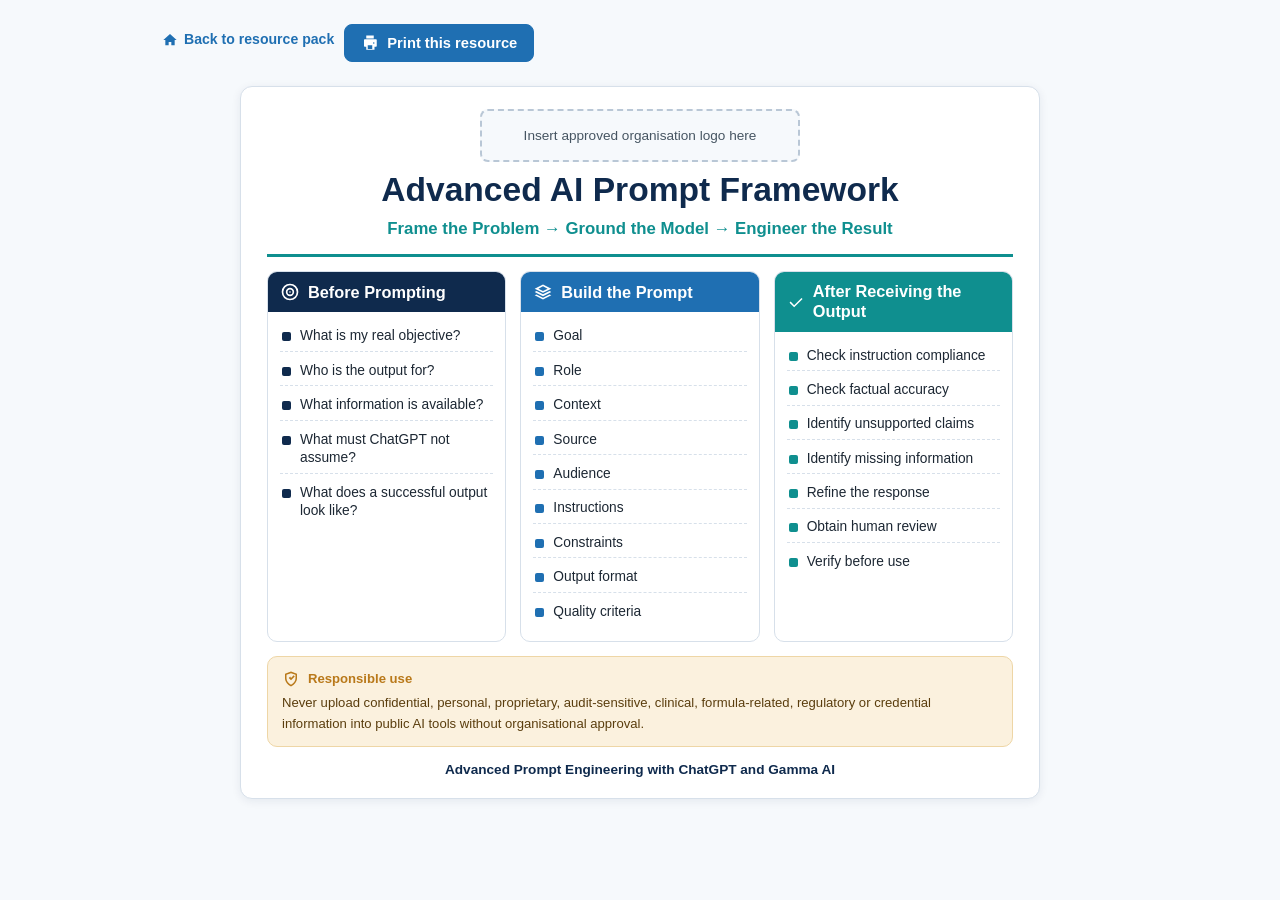
<file: resources/02_advanced_prompt_framework.html>
<!DOCTYPE html>
<html lang="en-IN">
<head>
<meta charset="UTF-8">
<meta name="viewport" content="width=device-width, initial-scale=1.0">
<title>Advanced AI Prompt Framework &middot; Workstation Poster</title>
<meta name="description" content="One-page A4 workstation poster: the advanced AI prompt framework.">
<link rel="stylesheet" href="../assets/screen.css">
<link rel="stylesheet" href="../assets/print.css" media="print">
<style>
  /* Poster-specific layout tuned to fit exactly one A4 portrait page. */
  .poster-sheet {
    max-width: 800px;
    margin: 0 auto;
    background: #fff;
    border: 1px solid var(--line);
    border-radius: var(--radius);
    padding: 22px 26px 18px;
    box-shadow: var(--shadow);
  }
  .poster-top { text-align: center; border-bottom: 3px solid var(--teal); padding-bottom: 12px; margin-bottom: 14px; }
  .poster-top h1 { font-size: 2.1rem; margin: 4px 0 6px; }
  .poster-top .subtitle { font-size: 1.05rem; font-weight: 700; color: var(--teal); }
  .poster-logo { margin: 0 auto 8px; max-width: 320px; }
  .poster-cols { display: grid; grid-template-columns: 1fr 1fr 1fr; gap: 14px; }
  .pcol { border: 1px solid var(--line); border-radius: 10px; overflow: hidden; }
  .pcol h2 { color: #fff; font-size: 1.02rem; margin: 0; padding: 10px 12px; display: flex; align-items: center; gap: 8px; }
  .pcol.before h2 { background: var(--navy); }
  .pcol.build h2 { background: var(--blue); }
  .pcol.after h2 { background: var(--teal); }
  .pcol h2 .icon { width: 20px; height: 20px; fill: #fff; }
  .pcol ul { list-style: none; margin: 0; padding: 10px 12px; }
  .pcol li { font-size: 0.86rem; padding: 5px 0 5px 20px; position: relative; border-bottom: 1px dashed var(--line); line-height: 1.35; }
  .pcol li:last-child { border-bottom: none; }
  .pcol li::before { content: ""; position: absolute; left: 2px; top: 10px; width: 9px; height: 9px; border-radius: 2px; }
  .pcol.before li::before { background: var(--navy); }
  .pcol.build li::before { background: var(--blue); }
  .pcol.after li::before { background: var(--teal); }
  .poster-footer { margin-top: 14px; border: 1px solid #eed6a6; background: var(--amber-soft); border-radius: 10px; padding: 12px 14px; font-size: 0.82rem; color: #5a3d0d; }
  .poster-footer .box-title { display: flex; align-items: center; gap: 8px; font-weight: 800; color: var(--amber); margin-bottom: 4px; }
  .poster-footer .icon { width: 18px; height: 18px; fill: var(--amber); }
  .poster-brand { text-align: center; font-weight: 700; color: var(--navy); margin-top: 12px; font-size: 0.85rem; }

  @media print {
    @page { size: A4 portrait; margin: 10mm; }
    body.poster { background: #fff; }
    .poster-sheet { border: none; box-shadow: none; padding: 0; max-width: none; }
    .poster-top h1 { font-size: 26pt; }
    .poster-top .subtitle { font-size: 13pt; }
    .pcol li { font-size: 9.6pt; }
    .pcol h2 { font-size: 12pt; }
  }
  @media (max-width: 820px) { .poster-cols { grid-template-columns: 1fr; } }
</style>
</head>
<body class="poster one-page">
<div class="wrap">

  <div class="toolbar no-print">
    <a class="back-link" href="../index.html">
      <svg class="icon" aria-hidden="true" style="width:16px;height:16px;fill:currentColor"><use href="../assets/icons.svg#home"></use></svg>
      Back to resource pack
    </a>
    <button type="button" class="btn" onclick="window.print()">
      <svg class="icon" aria-hidden="true"><use href="../assets/icons.svg#print"></use></svg>
      Print this resource
    </button>
  </div>

  <div class="poster-sheet">
    <div class="poster-top">
      <div class="logo-slot poster-logo">Insert approved organisation logo here</div>
      <h1>Advanced AI Prompt Framework</h1>
      <div class="subtitle">Frame the Problem &rarr; Ground the Model &rarr; Engineer the Result</div>
    </div>

    <div class="poster-cols">
      <section class="pcol before">
        <h2><svg class="icon" aria-hidden="true"><use href="../assets/icons.svg#target"></use></svg>Before Prompting</h2>
        <ul>
          <li>What is my real objective?</li>
          <li>Who is the output for?</li>
          <li>What information is available?</li>
          <li>What must ChatGPT not assume?</li>
          <li>What does a successful output look like?</li>
        </ul>
      </section>

      <section class="pcol build">
        <h2><svg class="icon" aria-hidden="true"><use href="../assets/icons.svg#layers"></use></svg>Build the Prompt</h2>
        <ul>
          <li>Goal</li>
          <li>Role</li>
          <li>Context</li>
          <li>Source</li>
          <li>Audience</li>
          <li>Instructions</li>
          <li>Constraints</li>
          <li>Output format</li>
          <li>Quality criteria</li>
        </ul>
      </section>

      <section class="pcol after">
        <h2><svg class="icon" aria-hidden="true"><use href="../assets/icons.svg#check"></use></svg>After Receiving the Output</h2>
        <ul>
          <li>Check instruction compliance</li>
          <li>Check factual accuracy</li>
          <li>Identify unsupported claims</li>
          <li>Identify missing information</li>
          <li>Refine the response</li>
          <li>Obtain human review</li>
          <li>Verify before use</li>
        </ul>
      </section>
    </div>

    <div class="poster-footer">
      <div class="box-title"><svg class="icon" aria-hidden="true"><use href="../assets/icons.svg#shield"></use></svg>Responsible use</div>
      Never upload confidential, personal, proprietary, audit-sensitive, clinical, formula-related, regulatory
      or credential information into public AI tools without organisational approval.
    </div>

    <div class="poster-brand">Advanced Prompt Engineering with ChatGPT and Gamma AI</div>
  </div>

</div>
<script>
  if (new URLSearchParams(location.search).get('print') === '1') {
    window.addEventListener('load', function () { setTimeout(function(){ window.print(); }, 300); });
  }
</script>
</body>
</html>
</file>
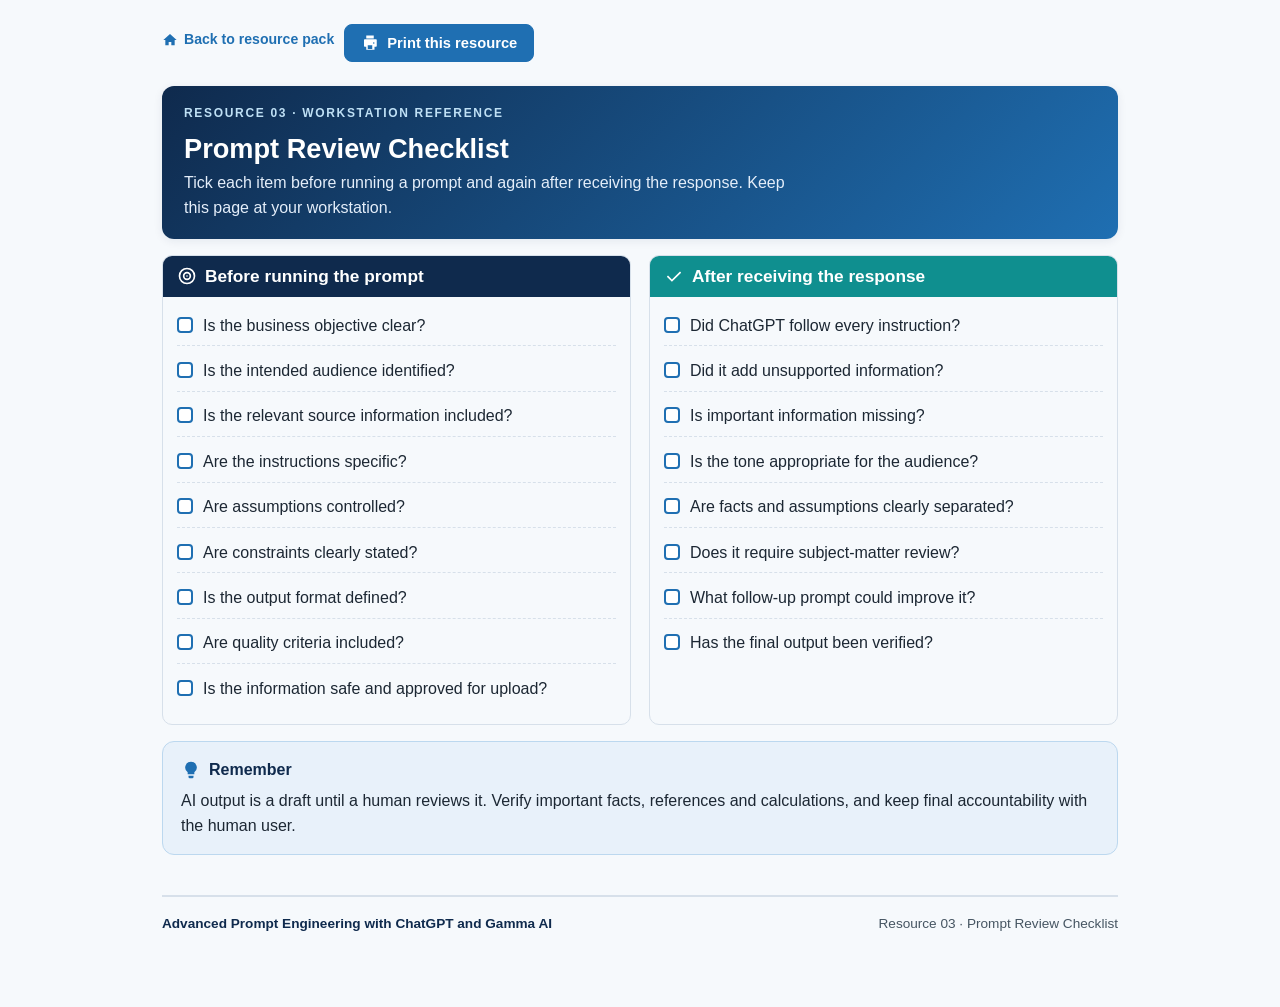
<file: resources/03_prompt_review_checklist.html>
<!DOCTYPE html>
<html lang="en-IN">
<head>
<meta charset="UTF-8">
<meta name="viewport" content="width=device-width, initial-scale=1.0">
<title>Prompt Review Checklist &middot; Advanced Prompt Engineering</title>
<meta name="description" content="One-page prompt review checklist: before running and after receiving a prompt.">
<link rel="stylesheet" href="../assets/screen.css">
<link rel="stylesheet" href="../assets/print.css" media="print">
<style>
  .cl-cols { display: grid; grid-template-columns: 1fr 1fr; gap: 18px; }
  .cl-panel { border: 1px solid var(--line); border-radius: 10px; overflow: hidden; }
  .cl-panel h2 { color:#fff; margin:0; padding:10px 14px; font-size:1.08rem; display:flex; align-items:center; gap:8px; }
  .cl-panel.before h2 { background: var(--navy); }
  .cl-panel.after h2 { background: var(--teal); }
  .cl-panel h2 .icon { width:20px; height:20px; fill:#fff; }
  .cl-panel .checklist { padding: 10px 14px; }
  @media print {
    @page { size: A4 portrait; margin: 12mm; }
    .cl-cols { gap: 12px; }
    .checklist li { font-size: 10pt; padding: 5px 0; }
  }
  @media (max-width: 820px) { .cl-cols { grid-template-columns: 1fr; } }
</style>
</head>
<body class="one-page">
<div class="wrap">

  <div class="toolbar no-print">
    <a class="back-link" href="../index.html">
      <svg class="icon" aria-hidden="true" style="width:16px;height:16px;fill:currentColor"><use href="../assets/icons.svg#home"></use></svg>
      Back to resource pack
    </a>
    <button type="button" class="btn" onclick="window.print()">
      <svg class="icon" aria-hidden="true"><use href="../assets/icons.svg#print"></use></svg>
      Print this resource
    </button>
  </div>

  <header class="doc-header" style="padding:18px 22px;margin-bottom:16px">
    <div class="eyebrow">Resource 03 &middot; Workstation reference</div>
    <h1 style="font-size:1.7rem">Prompt Review Checklist</h1>
    <p>Tick each item before running a prompt and again after receiving the response. Keep this page at your
    workstation.</p>
  </header>

  <div class="cl-cols">
    <section class="cl-panel before">
      <h2><svg class="icon" aria-hidden="true"><use href="../assets/icons.svg#target"></use></svg>Before running the prompt</h2>
      <ul class="checklist">
        <li><span class="checkbox" aria-hidden="true"></span> Is the business objective clear?</li>
        <li><span class="checkbox" aria-hidden="true"></span> Is the intended audience identified?</li>
        <li><span class="checkbox" aria-hidden="true"></span> Is the relevant source information included?</li>
        <li><span class="checkbox" aria-hidden="true"></span> Are the instructions specific?</li>
        <li><span class="checkbox" aria-hidden="true"></span> Are assumptions controlled?</li>
        <li><span class="checkbox" aria-hidden="true"></span> Are constraints clearly stated?</li>
        <li><span class="checkbox" aria-hidden="true"></span> Is the output format defined?</li>
        <li><span class="checkbox" aria-hidden="true"></span> Are quality criteria included?</li>
        <li><span class="checkbox" aria-hidden="true"></span> Is the information safe and approved for upload?</li>
      </ul>
    </section>

    <section class="cl-panel after">
      <h2><svg class="icon" aria-hidden="true"><use href="../assets/icons.svg#check"></use></svg>After receiving the response</h2>
      <ul class="checklist">
        <li><span class="checkbox" aria-hidden="true"></span> Did ChatGPT follow every instruction?</li>
        <li><span class="checkbox" aria-hidden="true"></span> Did it add unsupported information?</li>
        <li><span class="checkbox" aria-hidden="true"></span> Is important information missing?</li>
        <li><span class="checkbox" aria-hidden="true"></span> Is the tone appropriate for the audience?</li>
        <li><span class="checkbox" aria-hidden="true"></span> Are facts and assumptions clearly separated?</li>
        <li><span class="checkbox" aria-hidden="true"></span> Does it require subject-matter review?</li>
        <li><span class="checkbox" aria-hidden="true"></span> What follow-up prompt could improve it?</li>
        <li><span class="checkbox" aria-hidden="true"></span> Has the final output been verified?</li>
      </ul>
    </section>
  </div>

  <div class="box remember" style="margin-top:16px">
    <div class="box-title"><svg class="icon" aria-hidden="true"><use href="../assets/icons.svg#bulb"></use></svg>Remember</div>
    AI output is a draft until a human reviews it. Verify important facts, references and calculations, and keep
    final accountability with the human user.
  </div>

  <footer class="doc-footer">
    <span class="brand">Advanced Prompt Engineering with ChatGPT and Gamma AI</span>
    <span>Resource 03 &middot; Prompt Review Checklist</span>
  </footer>

</div>
<script>
  if (new URLSearchParams(location.search).get('print') === '1') {
    window.addEventListener('load', function () { setTimeout(function(){ window.print(); }, 300); });
  }
</script>
</body>
</html>
</file>
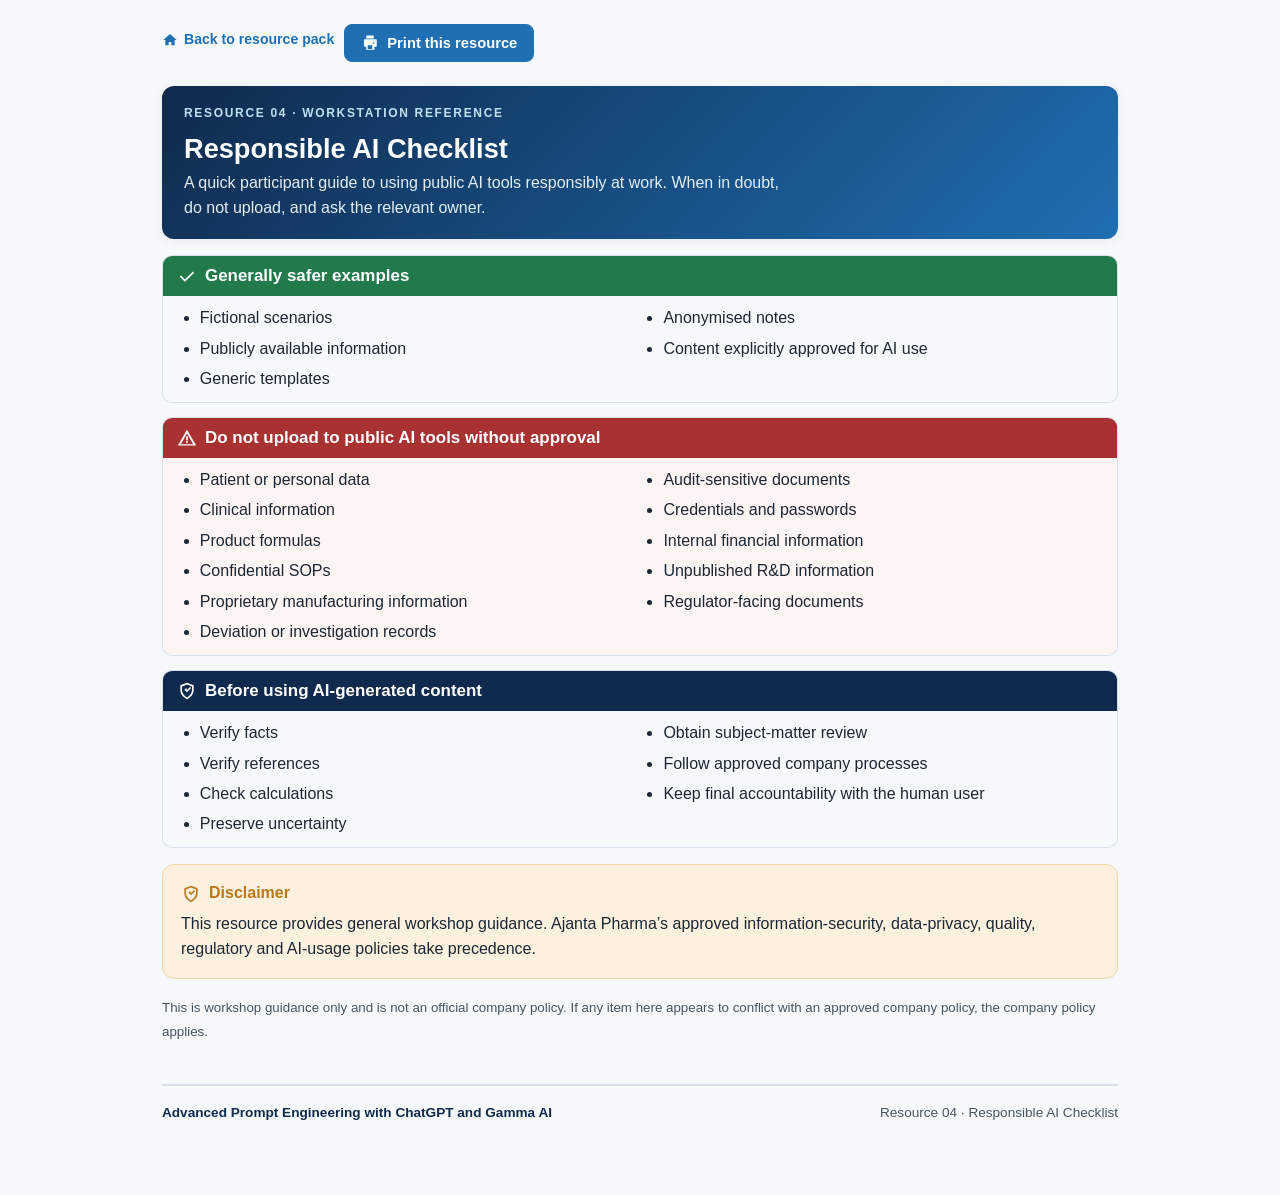
<file: resources/04_responsible_ai_checklist.html>
<!DOCTYPE html>
<html lang="en-IN">
<head>
<meta charset="UTF-8">
<meta name="viewport" content="width=device-width, initial-scale=1.0">
<title>Responsible AI Checklist &middot; Advanced Prompt Engineering</title>
<meta name="description" content="Participant guide to responsible AI use: safer examples, what not to upload, and checks before use.">
<link rel="stylesheet" href="../assets/screen.css">
<link rel="stylesheet" href="../assets/print.css" media="print">
<style>
  .ra-panel { border:1px solid var(--line); border-radius:10px; overflow:hidden; margin-bottom:14px; }
  .ra-panel h2 { color:#fff; margin:0; padding:10px 14px; font-size:1.06rem; display:flex; align-items:center; gap:8px; }
  .ra-panel h2 .icon { width:20px; height:20px; fill:#fff; }
  .ra-panel .body { padding: 10px 16px; }
  .ra-panel.safe h2 { background: var(--green); }
  .ra-panel.avoid h2 { background: var(--rose); }
  .ra-panel.before h2 { background: var(--navy); }
  .ra-panel.avoid .body { background: #fdf4f4; }
  .ra-panel ul { columns: 2; column-gap: 26px; margin: 0; }
  .ra-panel.before ul { columns: 2; }
  @media print { @page { size: A4 portrait; margin: 12mm; } .ra-panel li { font-size: 10pt; } }
  @media (max-width: 820px) { .ra-panel ul { columns: 1; } }
</style>
</head>
<body class="one-page">
<div class="wrap">

  <div class="toolbar no-print">
    <a class="back-link" href="../index.html">
      <svg class="icon" aria-hidden="true" style="width:16px;height:16px;fill:currentColor"><use href="../assets/icons.svg#home"></use></svg>
      Back to resource pack
    </a>
    <button type="button" class="btn" onclick="window.print()">
      <svg class="icon" aria-hidden="true"><use href="../assets/icons.svg#print"></use></svg>
      Print this resource
    </button>
  </div>

  <header class="doc-header" style="padding:18px 22px;margin-bottom:16px">
    <div class="eyebrow">Resource 04 &middot; Workstation reference</div>
    <h1 style="font-size:1.7rem">Responsible AI Checklist</h1>
    <p>A quick participant guide to using public AI tools responsibly at work. When in doubt, do not upload,
    and ask the relevant owner.</p>
  </header>

  <section class="ra-panel safe">
    <h2><svg class="icon" aria-hidden="true"><use href="../assets/icons.svg#check"></use></svg>Generally safer examples</h2>
    <div class="body">
      <ul>
        <li>Fictional scenarios</li>
        <li>Publicly available information</li>
        <li>Generic templates</li>
        <li>Anonymised notes</li>
        <li>Content explicitly approved for AI use</li>
      </ul>
    </div>
  </section>

  <section class="ra-panel avoid">
    <h2><svg class="icon" aria-hidden="true"><use href="../assets/icons.svg#warning"></use></svg>Do not upload to public AI tools without approval</h2>
    <div class="body">
      <ul>
        <li>Patient or personal data</li>
        <li>Clinical information</li>
        <li>Product formulas</li>
        <li>Confidential SOPs</li>
        <li>Proprietary manufacturing information</li>
        <li>Deviation or investigation records</li>
        <li>Audit-sensitive documents</li>
        <li>Credentials and passwords</li>
        <li>Internal financial information</li>
        <li>Unpublished R&amp;D information</li>
        <li>Regulator-facing documents</li>
      </ul>
    </div>
  </section>

  <section class="ra-panel before">
    <h2><svg class="icon" aria-hidden="true"><use href="../assets/icons.svg#shield"></use></svg>Before using AI-generated content</h2>
    <div class="body">
      <ul>
        <li>Verify facts</li>
        <li>Verify references</li>
        <li>Check calculations</li>
        <li>Preserve uncertainty</li>
        <li>Obtain subject-matter review</li>
        <li>Follow approved company processes</li>
        <li>Keep final accountability with the human user</li>
      </ul>
    </div>
  </section>

  <div class="box warning">
    <div class="box-title"><svg class="icon" aria-hidden="true"><use href="../assets/icons.svg#shield"></use></svg>Disclaimer</div>
    This resource provides general workshop guidance. Ajanta Pharma&rsquo;s approved information-security,
    data-privacy, quality, regulatory and AI-usage policies take precedence.
  </div>
  <p class="muted"><small>This is workshop guidance only and is not an official company policy. If any item
  here appears to conflict with an approved company policy, the company policy applies.</small></p>

  <footer class="doc-footer">
    <span class="brand">Advanced Prompt Engineering with ChatGPT and Gamma AI</span>
    <span>Resource 04 &middot; Responsible AI Checklist</span>
  </footer>

</div>
<script>
  if (new URLSearchParams(location.search).get('print') === '1') {
    window.addEventListener('load', function () { setTimeout(function(){ window.print(); }, 300); });
  }
</script>
</body>
</html>
</file>
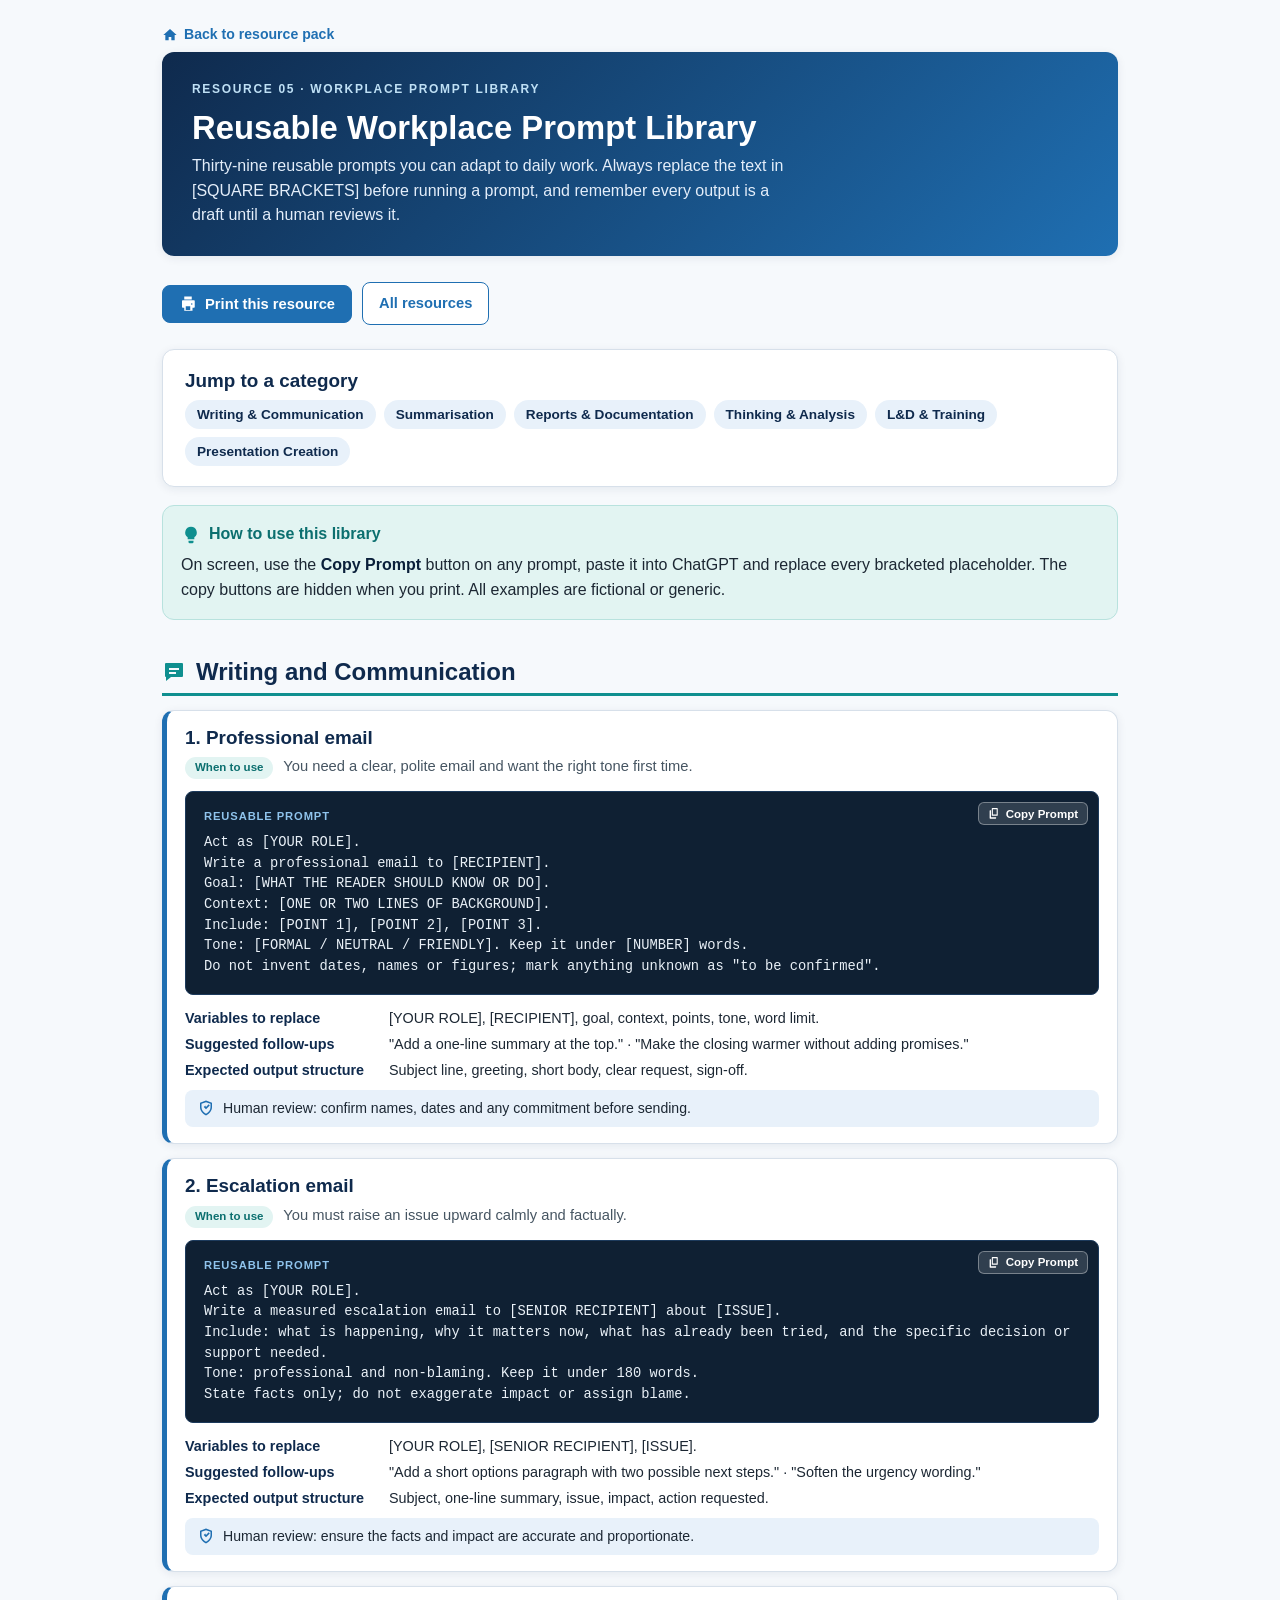
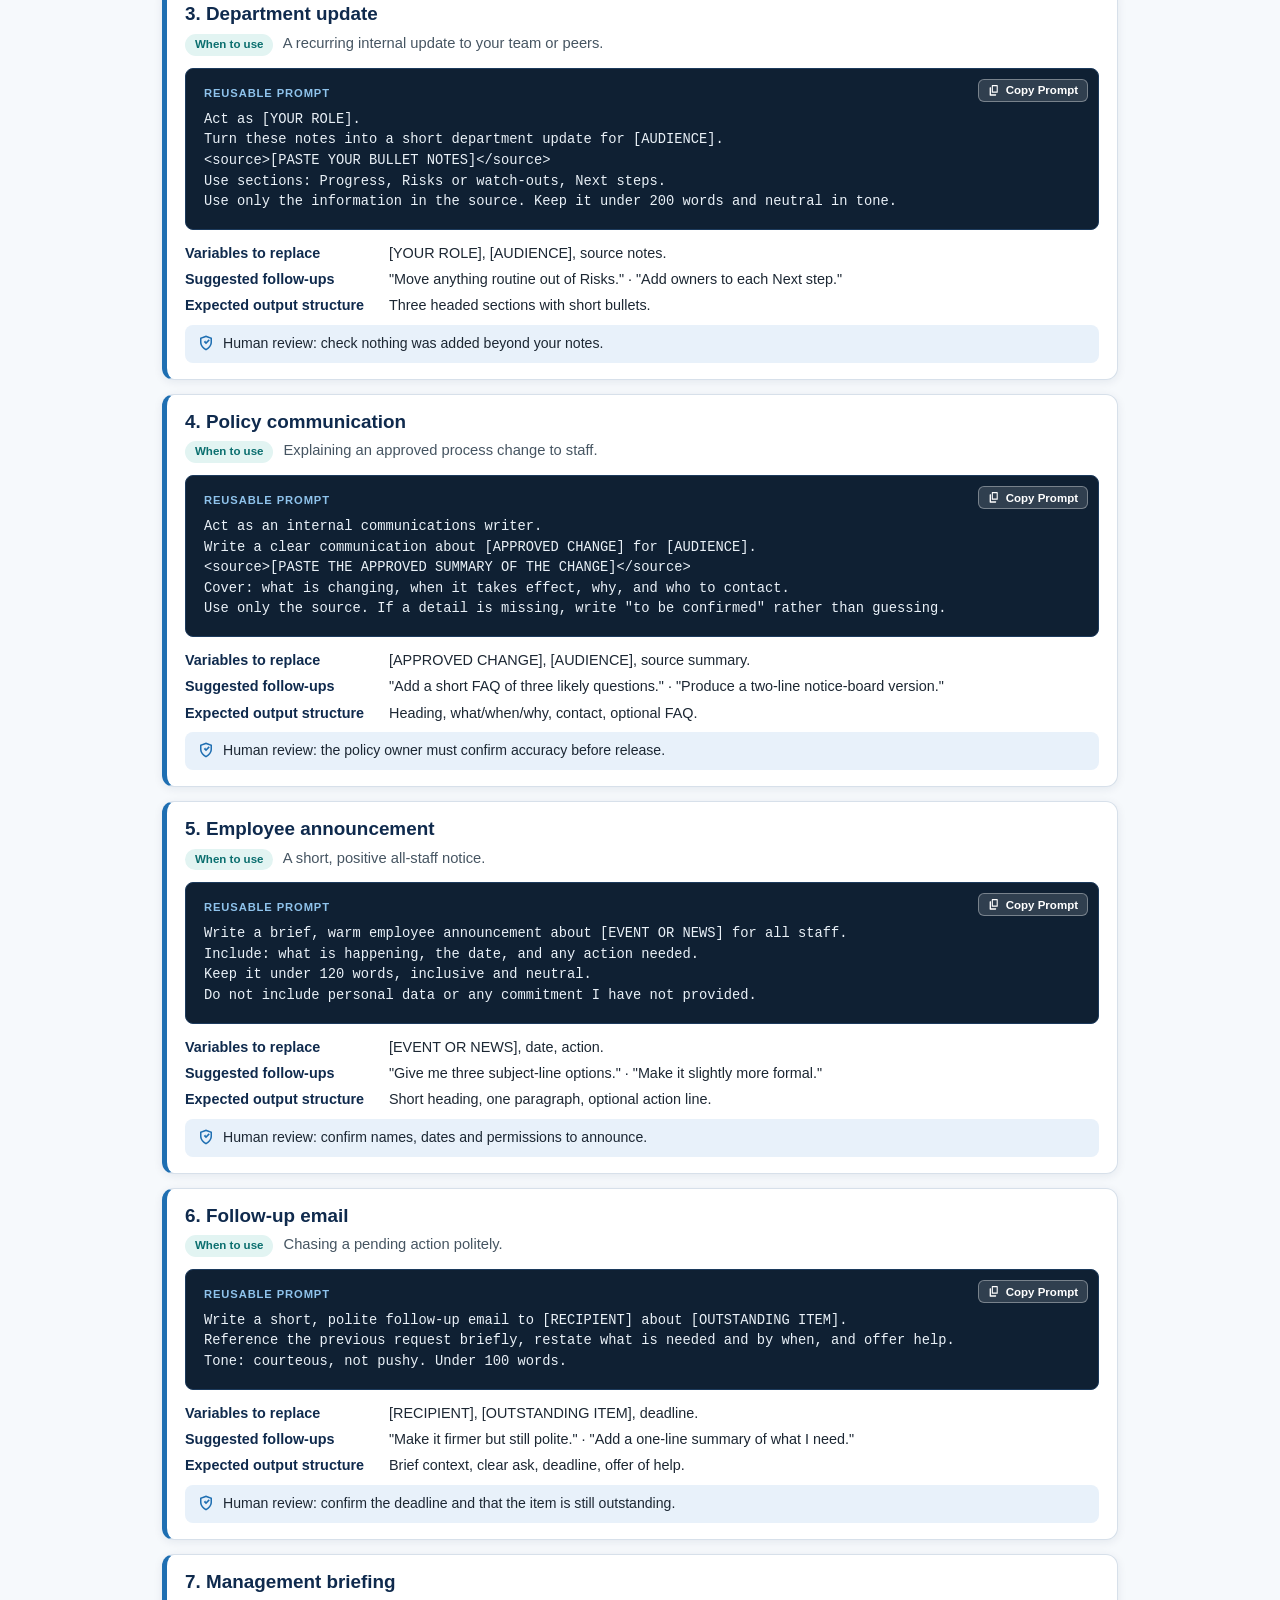
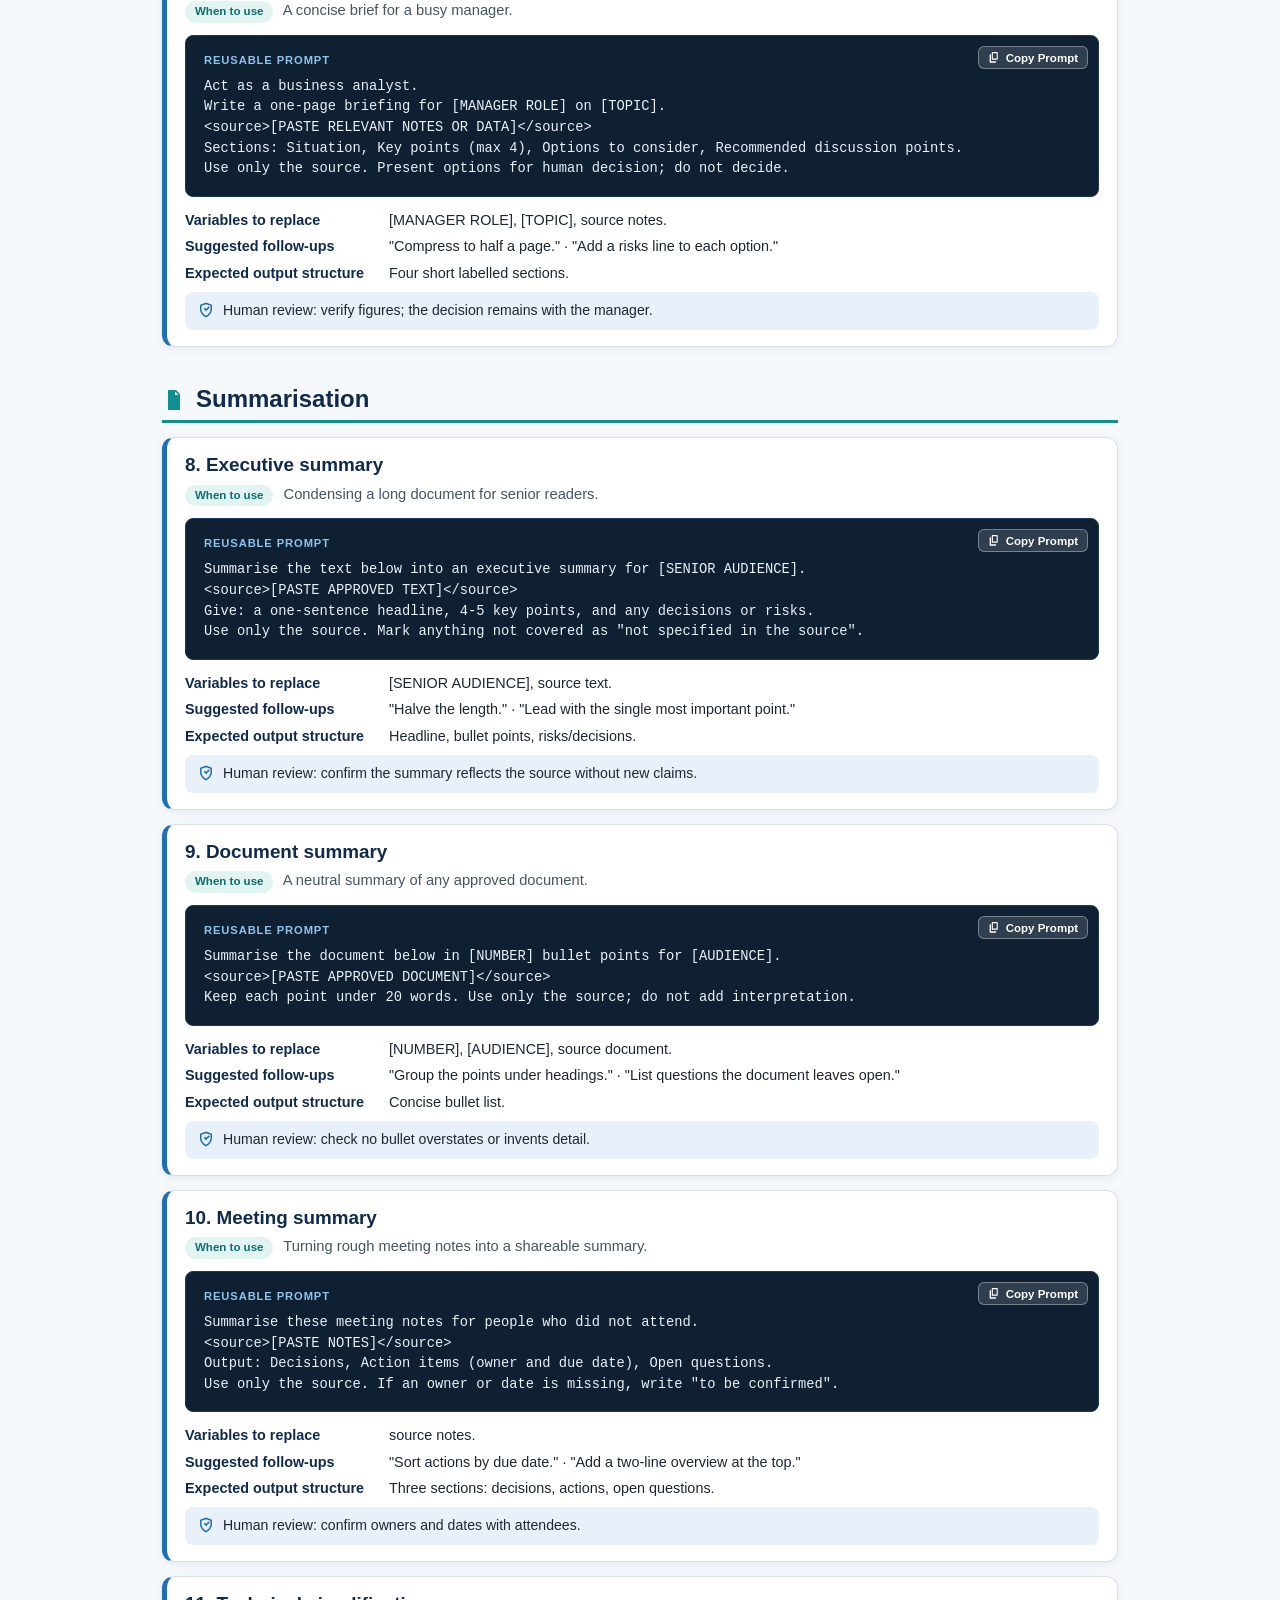
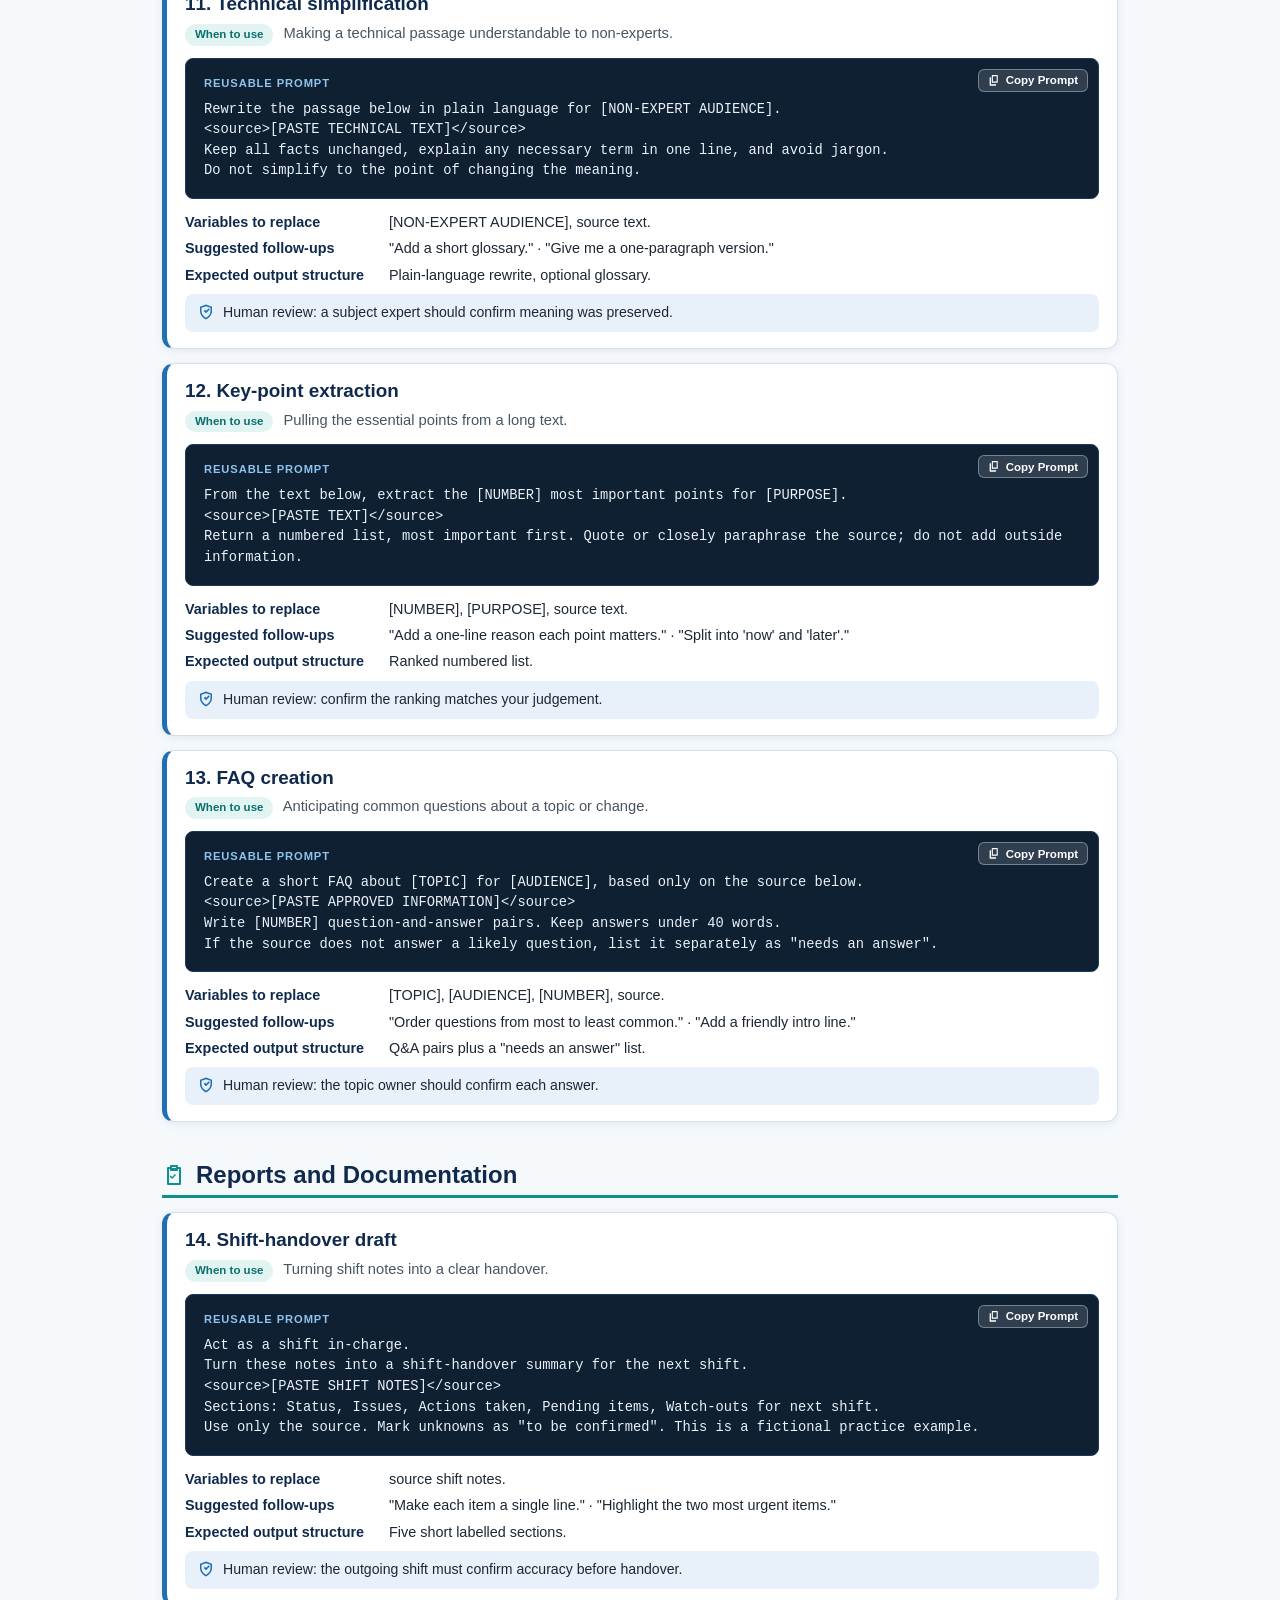
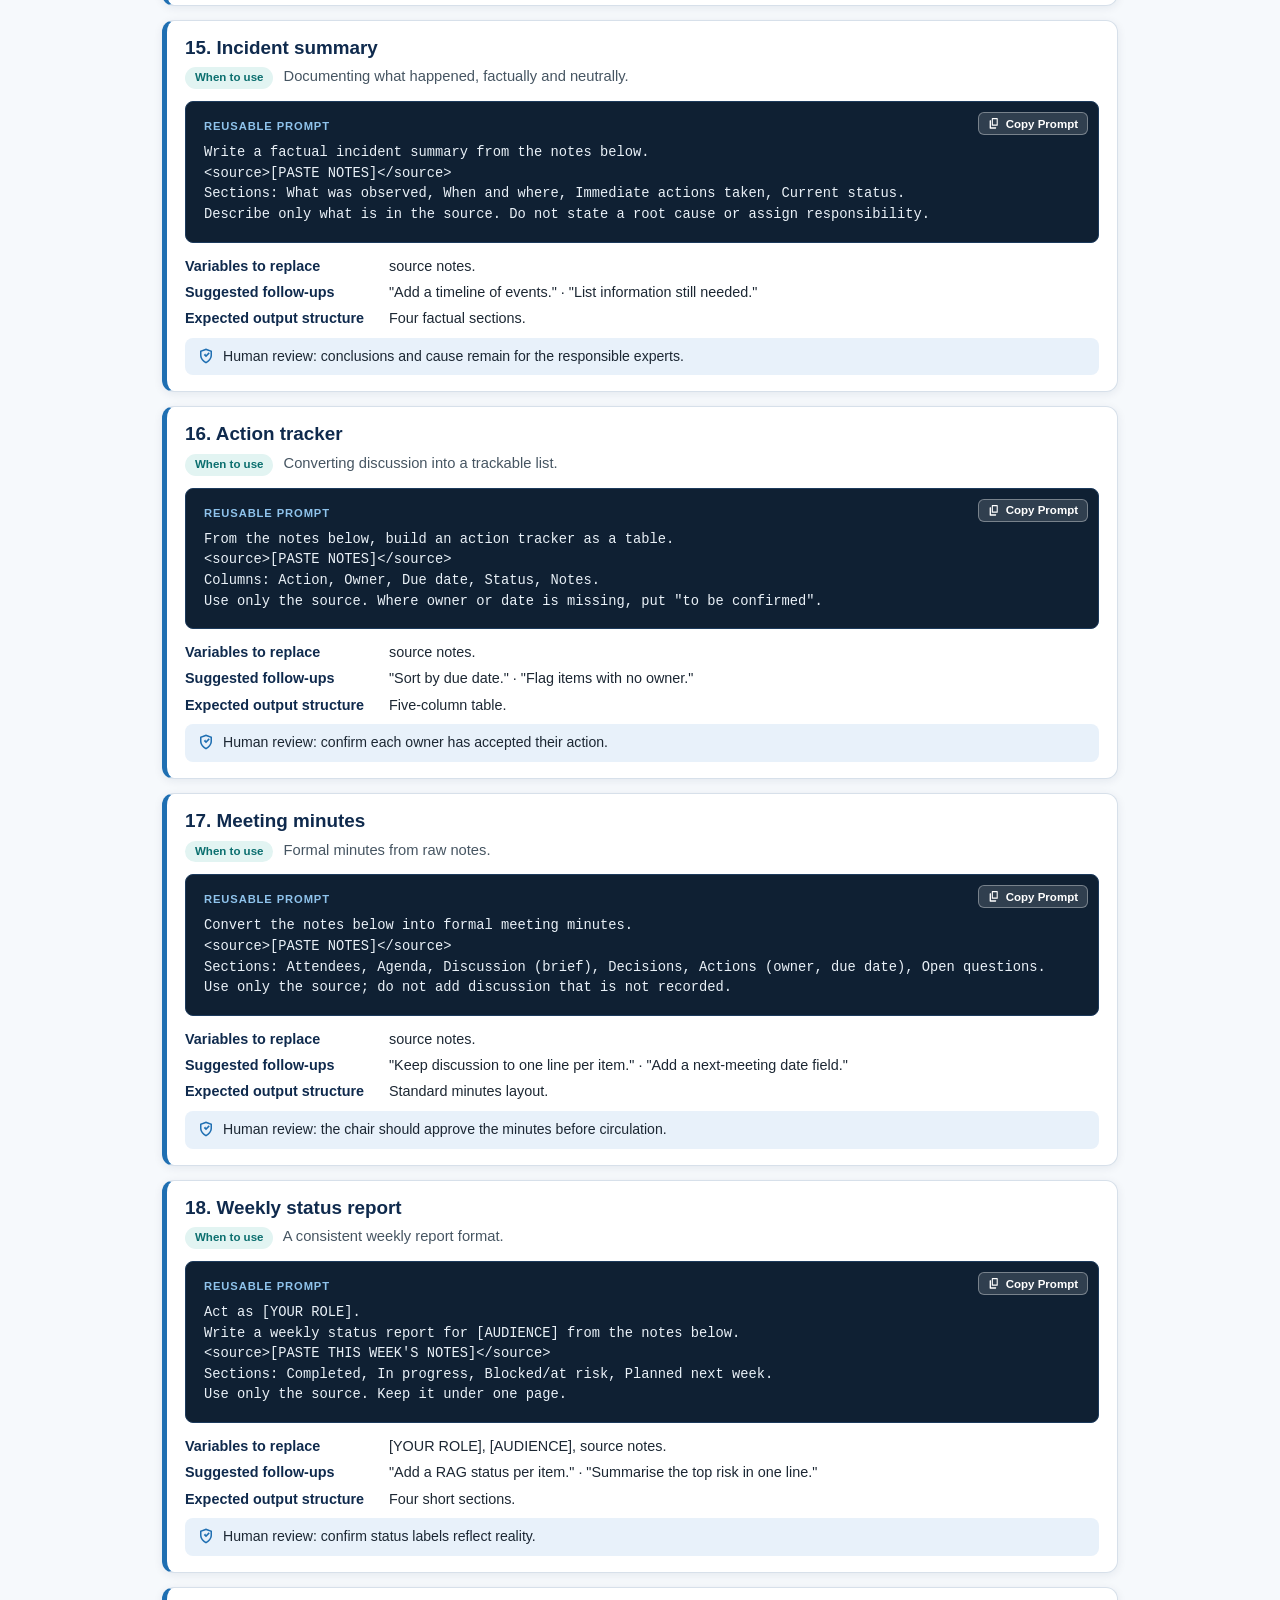
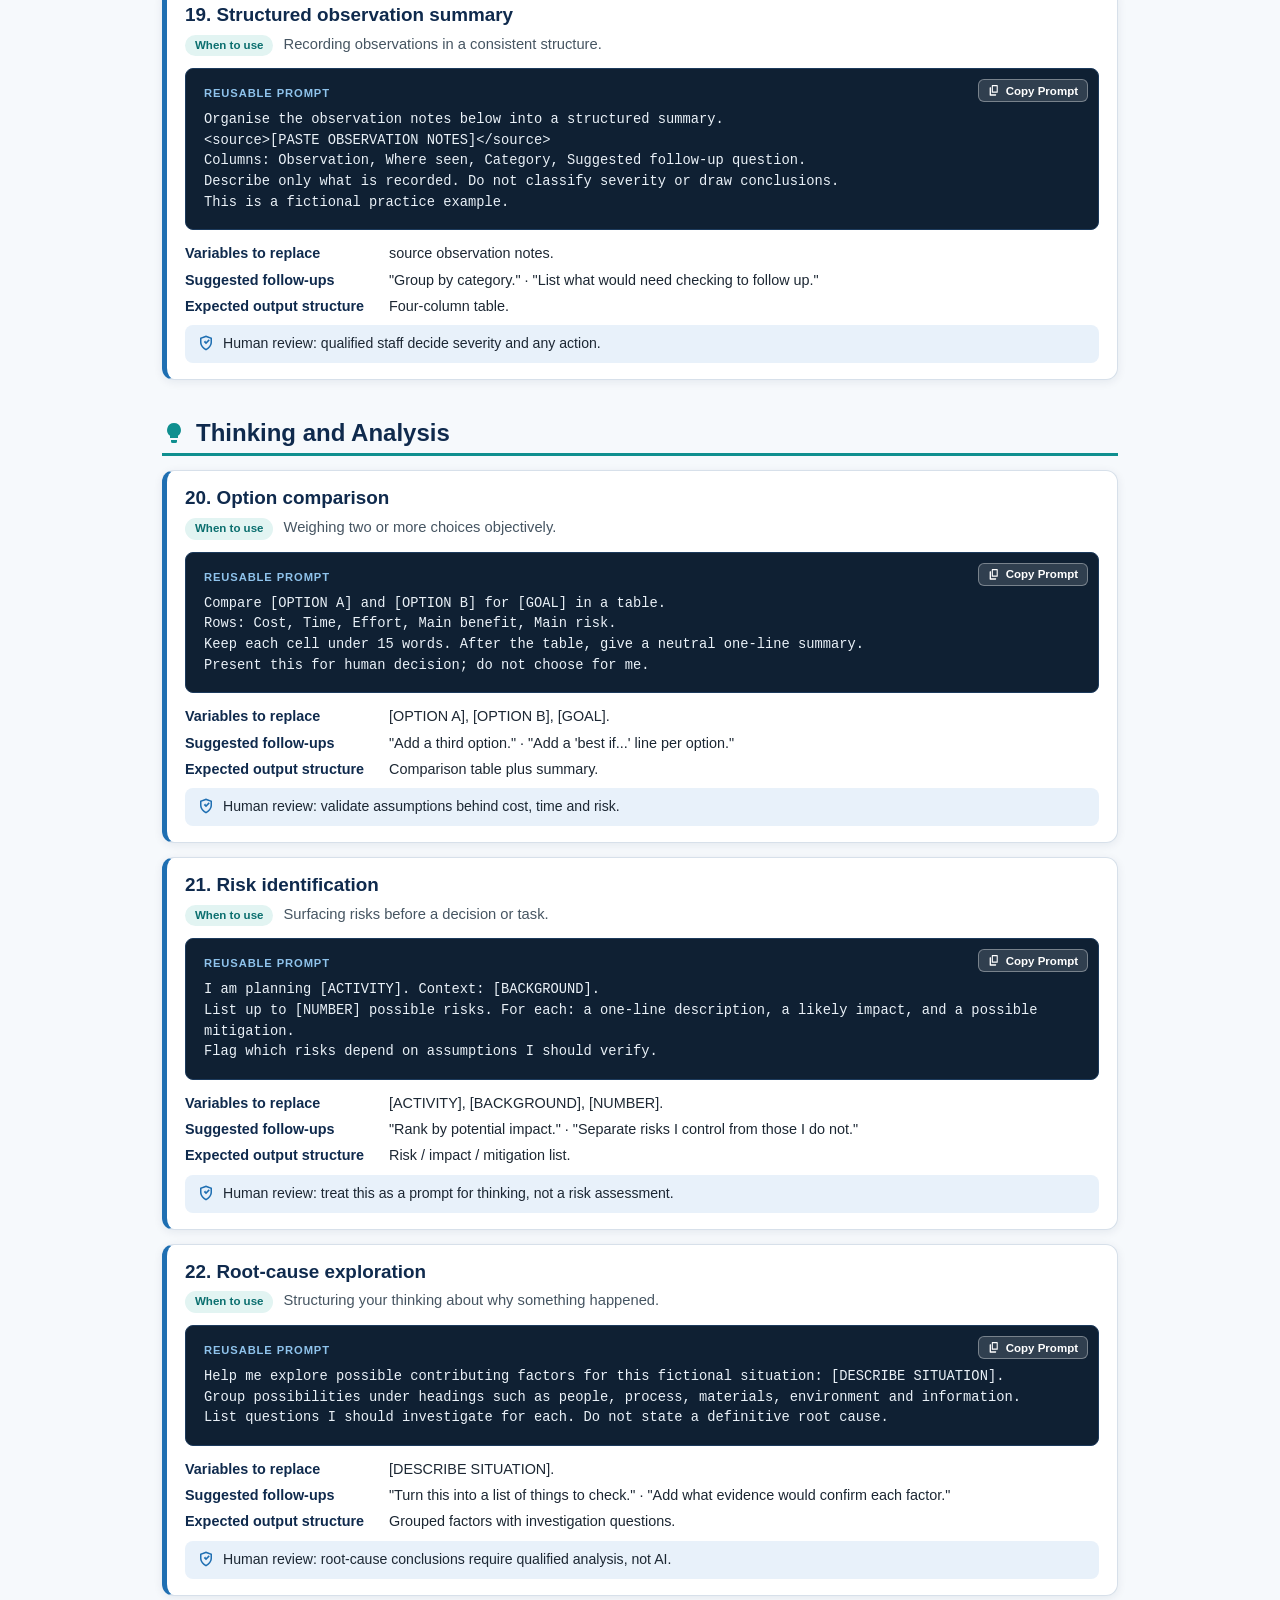
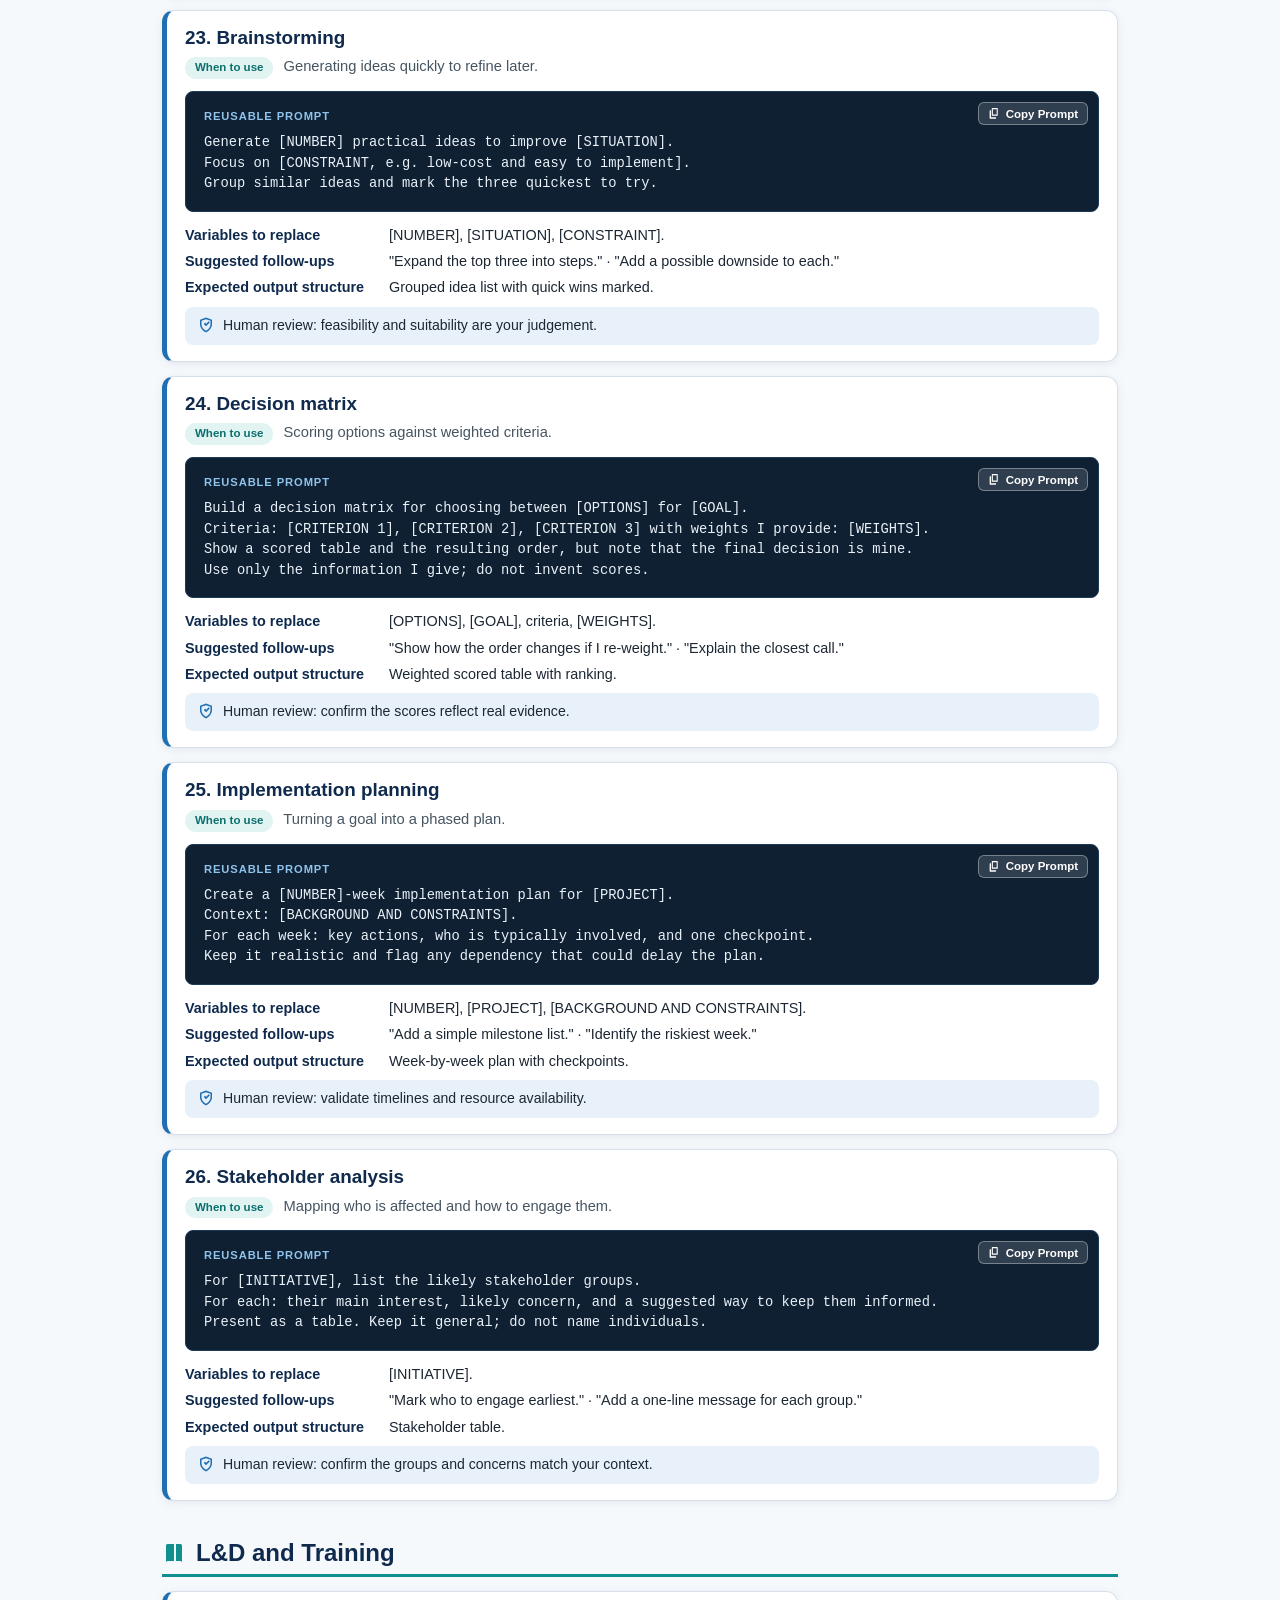
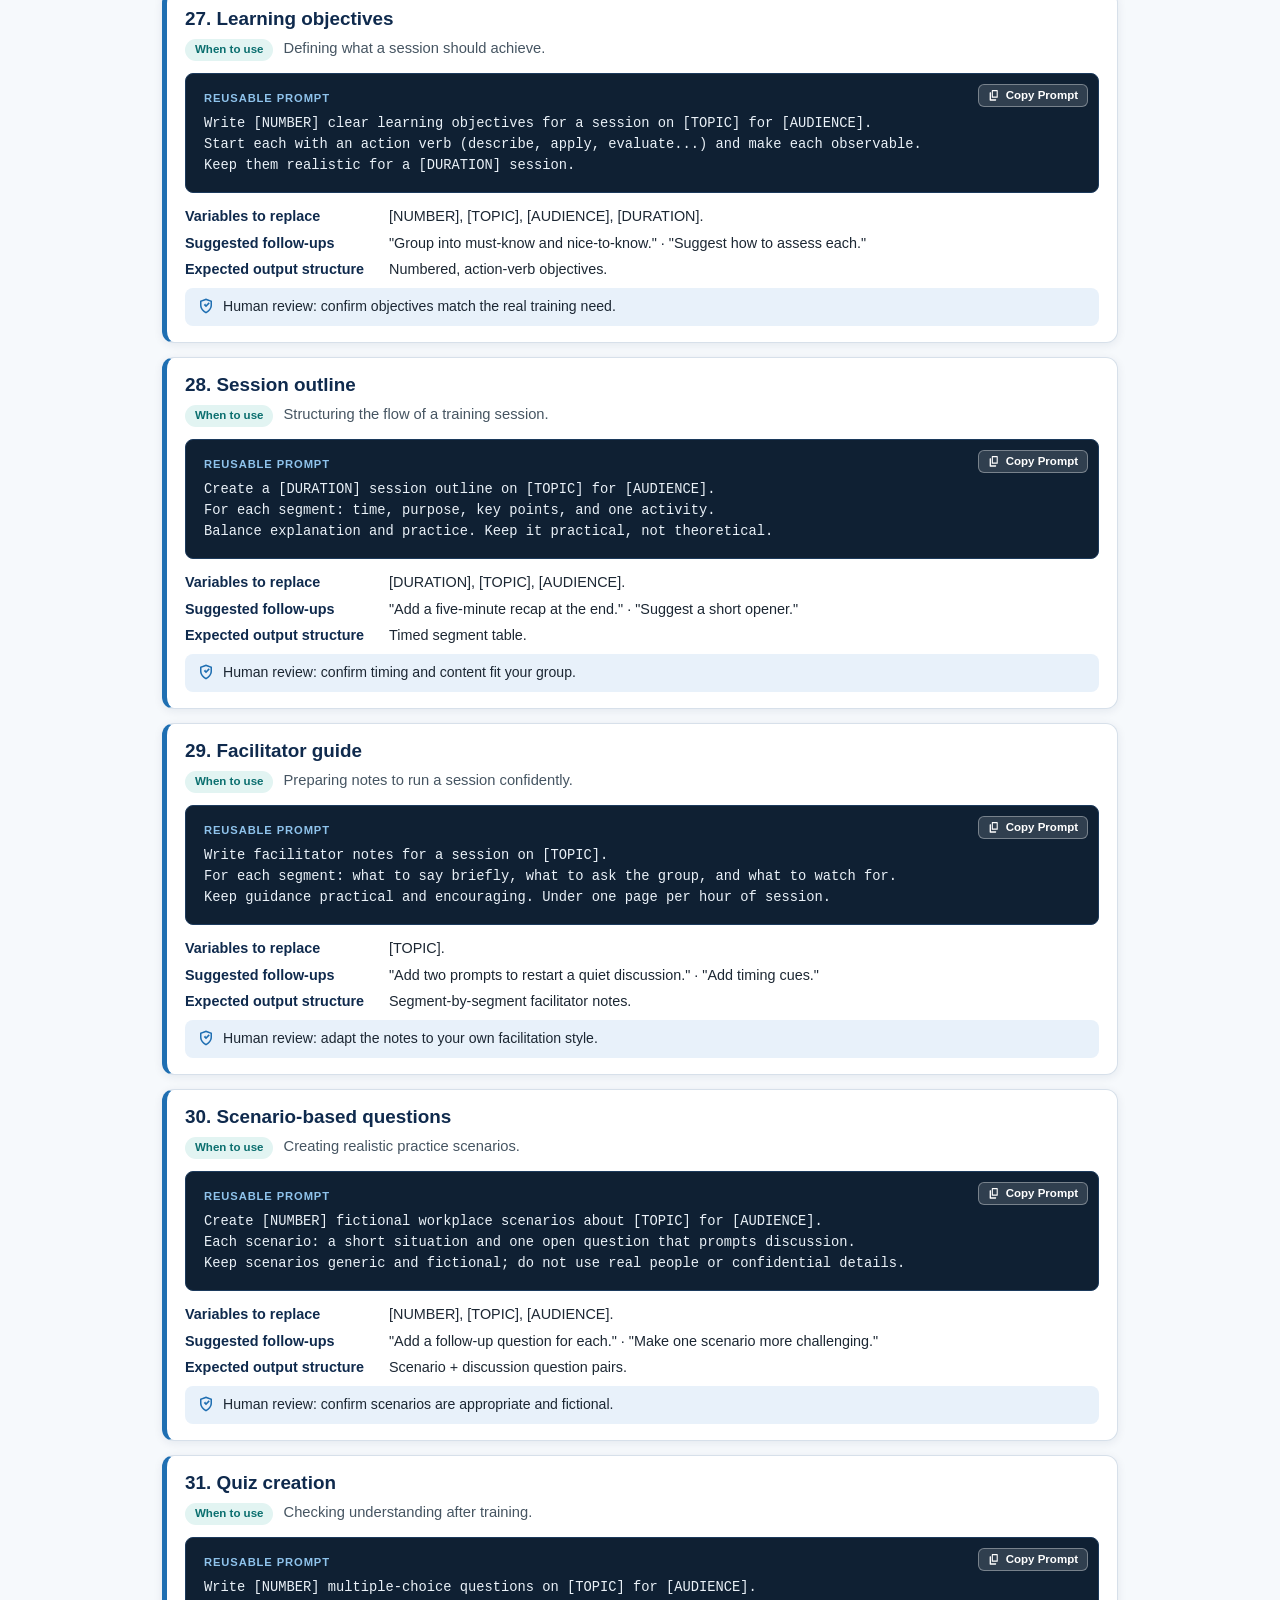
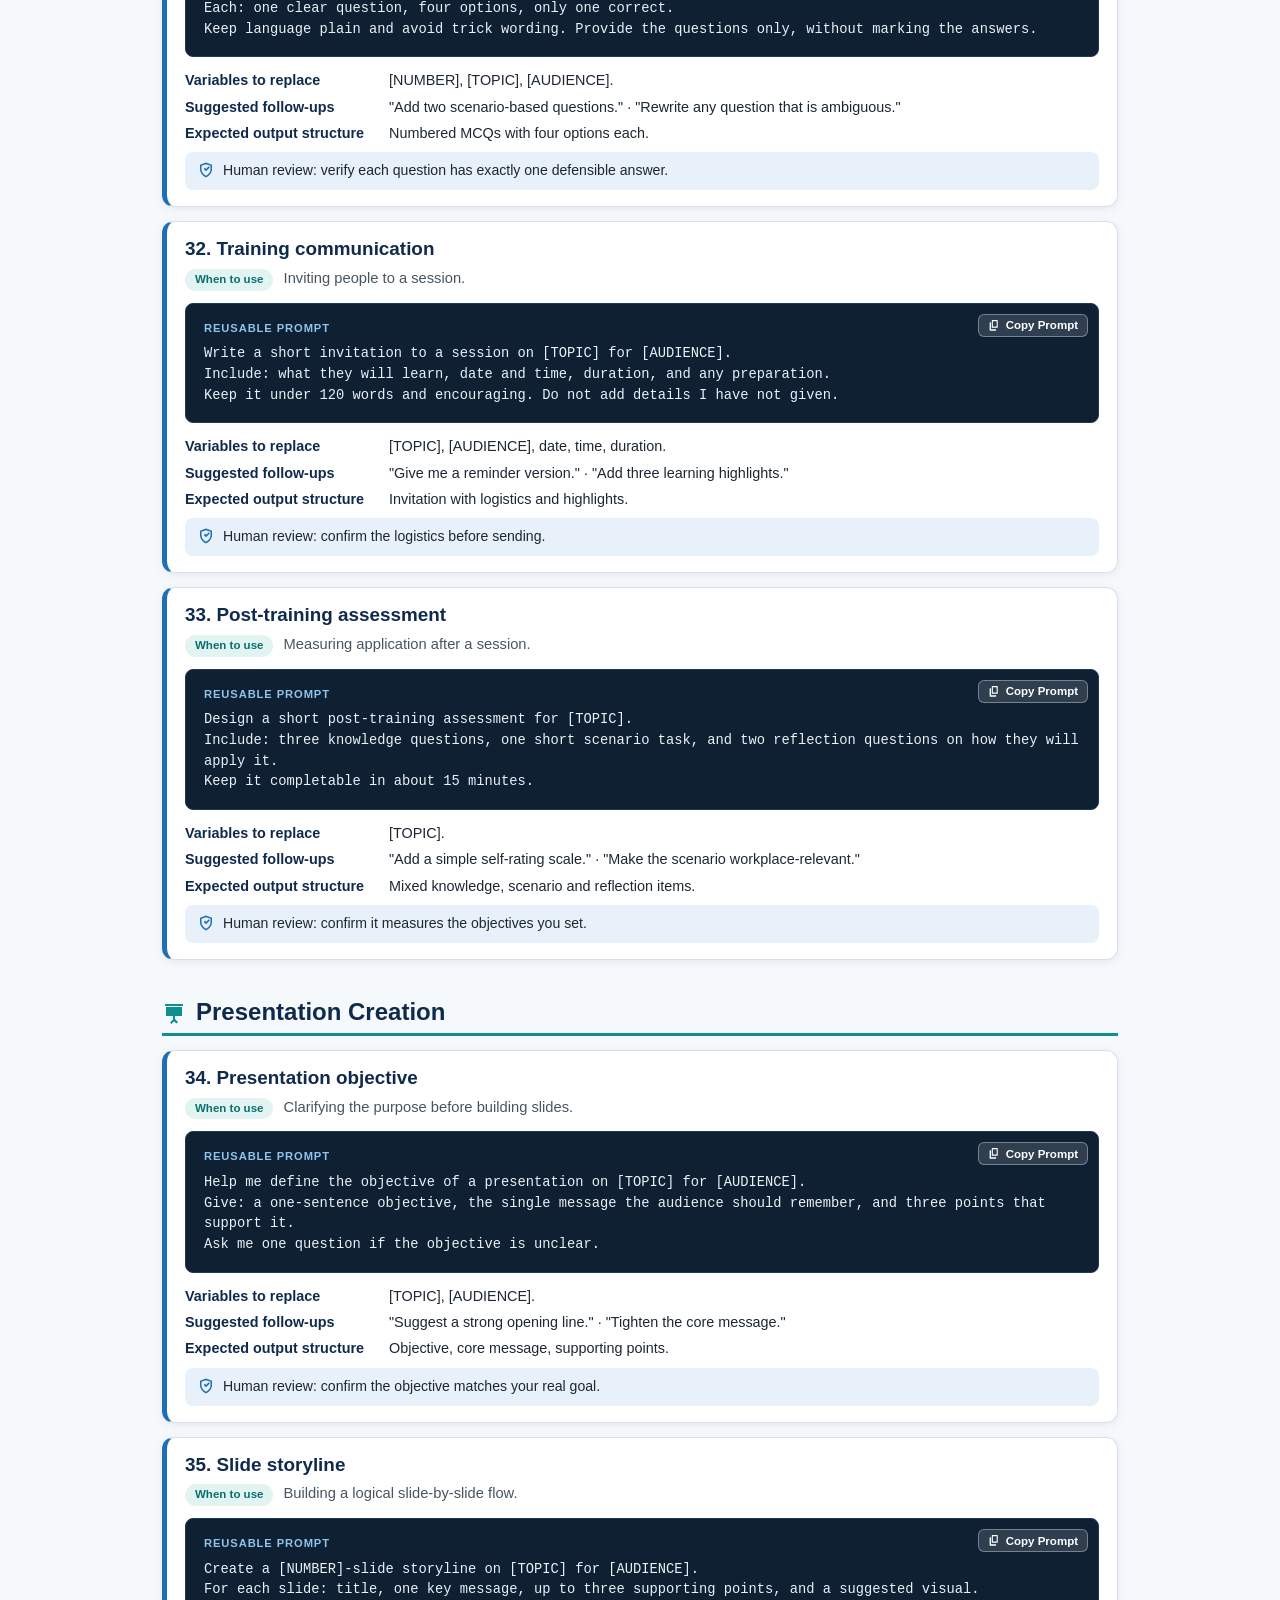
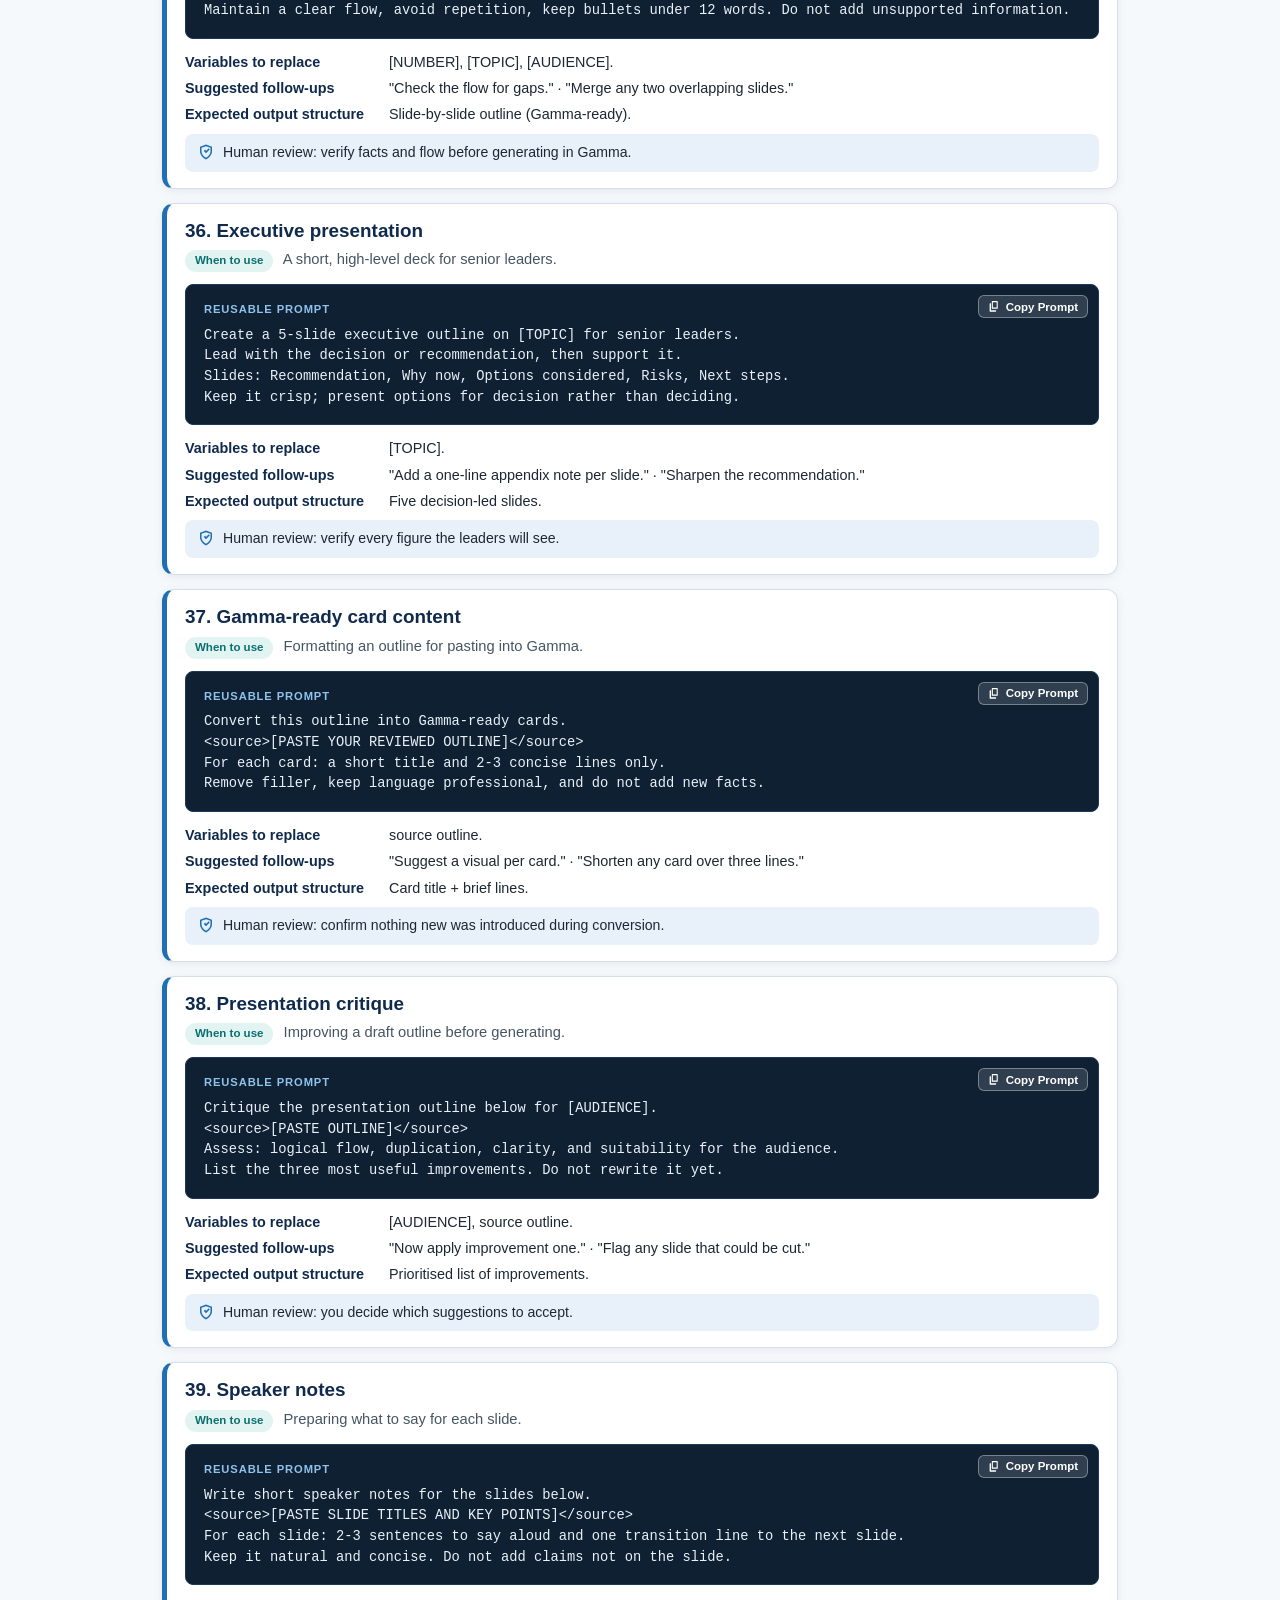
<file: resources/05_workplace_prompt_library.html>
﻿<!DOCTYPE html>
<html lang="en-IN">
<head>
<meta charset="UTF-8">
<meta name="viewport" content="width=device-width, initial-scale=1.0">
<title>Workplace Prompt Library &middot; Advanced Prompt Engineering</title>
<meta name="description" content="More than 30 reusable workplace prompts for ChatGPT, organised by category.">
<link rel="stylesheet" href="../assets/screen.css">
<link rel="stylesheet" href="../assets/print.css" media="print">
<style>
  .cat { margin-top: 26px; }
  .cat > h2 { display:flex; align-items:center; gap:10px; border-bottom:3px solid var(--teal); padding-bottom:6px; }
  .cat > h2 .icon { width:24px; height:24px; fill: var(--teal); }
  .prompt-entry { background:#fff; border:1px solid var(--line); border-left:5px solid var(--blue); border-radius:12px; padding:16px 18px; margin:14px 0; box-shadow:var(--shadow); }
  .prompt-entry h3 { margin:0 0 6px; }
  .pe-when { font-size:0.92rem; color:var(--ink-soft); margin:0 0 8px; }
  .pe-meta { display:grid; grid-template-columns: 190px 1fr; gap:4px 14px; margin:10px 0 6px; font-size:0.9rem; }
  .pe-meta dt { font-weight:700; color:var(--navy); }
  .pe-meta dd { margin:0; }
  .pe-review { font-size:0.88rem; background:var(--blue-soft); border-radius:8px; padding:8px 12px; margin:8px 0 0; display:flex; gap:8px; align-items:flex-start; }
  .pe-review .icon { width:18px; height:18px; fill:var(--blue); flex:0 0 auto; margin-top:1px; }
  .ptext { display:block; }
  .catnav { display:flex; flex-wrap:wrap; gap:8px; }
  .catnav a { font-size:0.85rem; text-decoration:none; background:var(--blue-soft); color:var(--navy); border-radius:999px; padding:4px 12px; font-weight:600; }
  @media print {
    @page { size: A4 portrait; margin: 13mm; }
    .pe-meta { grid-template-columns: 160px 1fr; font-size:9.6pt; }
    .prompt-entry { box-shadow:none; }
  }
  @media (max-width:820px){ .pe-meta{ grid-template-columns:1fr; } }
</style>
</head>
<body>
<div class="wrap">

  <a class="back-link no-print" href="../index.html">
    <svg class="icon" aria-hidden="true" style="width:16px;height:16px;fill:currentColor"><use href="../assets/icons.svg#home"></use></svg>
    Back to resource pack
  </a>

  <header class="doc-header">
    <div class="eyebrow">Resource 05 &middot; Workplace Prompt Library</div>
    <h1>Reusable Workplace Prompt Library</h1>
    <p>Thirty-nine reusable prompts you can adapt to daily work. Always replace the text in [SQUARE BRACKETS]
    before running a prompt, and remember every output is a draft until a human reviews it.</p>
  </header>

  <div class="toolbar no-print">
    <button type="button" class="btn" onclick="window.print()">
      <svg class="icon" aria-hidden="true"><use href="../assets/icons.svg#print"></use></svg>
      Print this resource
    </button>
    <a class="btn secondary" href="../index.html">All resources</a>
  </div>

  <section class="card no-print">
    <h3 style="margin-top:0">Jump to a category</h3>
    <nav class="catnav">
      <a href="#writing">Writing &amp; Communication</a>
      <a href="#summary">Summarisation</a>
      <a href="#reports">Reports &amp; Documentation</a>
      <a href="#thinking">Thinking &amp; Analysis</a>
      <a href="#ld">L&amp;D &amp; Training</a>
      <a href="#present">Presentation Creation</a>
    </nav>
  </section>

  <div class="box tip">
    <div class="box-title"><svg class="icon" aria-hidden="true"><use href="../assets/icons.svg#bulb"></use></svg>How to use this library</div>
    On screen, use the <strong>Copy Prompt</strong> button on any prompt, paste it into ChatGPT and replace every
    bracketed placeholder. The copy buttons are hidden when you print. All examples are fictional or generic.
  </div>

  <!-- ==================== WRITING & COMMUNICATION ==================== -->
  <div class="cat" id="writing">
    <h2><svg class="icon" aria-hidden="true"><use href="../assets/icons.svg#chat"></use></svg>Writing and Communication</h2>

    <article class="prompt-entry">
      <h3>1. Professional email</h3>
      <p class="pe-when"><span class="pill when">When to use</span> You need a clear, polite email and want the right tone first time.</p>
      <div class="prompt"><span class="prompt-label">Reusable prompt</span><button class="copy-btn no-print" type="button" onclick="copyPrompt(this)"><svg class="icon" aria-hidden="true"><use href="../assets/icons.svg#copy"></use></svg>Copy Prompt</button><span class="ptext">Act as [YOUR ROLE].
Write a professional email to [RECIPIENT].
Goal: [WHAT THE READER SHOULD KNOW OR DO].
Context: [ONE OR TWO LINES OF BACKGROUND].
Include: [POINT 1], [POINT 2], [POINT 3].
Tone: [FORMAL / NEUTRAL / FRIENDLY]. Keep it under [NUMBER] words.
Do not invent dates, names or figures; mark anything unknown as "to be confirmed".</span></div>
      <dl class="pe-meta">
        <dt>Variables to replace</dt><dd>[YOUR ROLE], [RECIPIENT], goal, context, points, tone, word limit.</dd>
        <dt>Suggested follow-ups</dt><dd>"Add a one-line summary at the top." &middot; "Make the closing warmer without adding promises."</dd>
        <dt>Expected output structure</dt><dd>Subject line, greeting, short body, clear request, sign-off.</dd>
      </dl>
      <p class="pe-review"><svg class="icon" aria-hidden="true"><use href="../assets/icons.svg#shield"></use></svg>Human review: confirm names, dates and any commitment before sending.</p>
    </article>

    <article class="prompt-entry">
      <h3>2. Escalation email</h3>
      <p class="pe-when"><span class="pill when">When to use</span> You must raise an issue upward calmly and factually.</p>
      <div class="prompt"><span class="prompt-label">Reusable prompt</span><button class="copy-btn no-print" type="button" onclick="copyPrompt(this)"><svg class="icon" aria-hidden="true"><use href="../assets/icons.svg#copy"></use></svg>Copy Prompt</button><span class="ptext">Act as [YOUR ROLE].
Write a measured escalation email to [SENIOR RECIPIENT] about [ISSUE].
Include: what is happening, why it matters now, what has already been tried, and the specific decision or support needed.
Tone: professional and non-blaming. Keep it under 180 words.
State facts only; do not exaggerate impact or assign blame.</span></div>
      <dl class="pe-meta">
        <dt>Variables to replace</dt><dd>[YOUR ROLE], [SENIOR RECIPIENT], [ISSUE].</dd>
        <dt>Suggested follow-ups</dt><dd>"Add a short options paragraph with two possible next steps." &middot; "Soften the urgency wording."</dd>
        <dt>Expected output structure</dt><dd>Subject, one-line summary, issue, impact, action requested.</dd>
      </dl>
      <p class="pe-review"><svg class="icon" aria-hidden="true"><use href="../assets/icons.svg#shield"></use></svg>Human review: ensure the facts and impact are accurate and proportionate.</p>
    </article>

    <article class="prompt-entry">
      <h3>3. Department update</h3>
      <p class="pe-when"><span class="pill when">When to use</span> A recurring internal update to your team or peers.</p>
      <div class="prompt"><span class="prompt-label">Reusable prompt</span><button class="copy-btn no-print" type="button" onclick="copyPrompt(this)"><svg class="icon" aria-hidden="true"><use href="../assets/icons.svg#copy"></use></svg>Copy Prompt</button><span class="ptext">Act as [YOUR ROLE].
Turn these notes into a short department update for [AUDIENCE].
&lt;source&gt;[PASTE YOUR BULLET NOTES]&lt;/source&gt;
Use sections: Progress, Risks or watch-outs, Next steps.
Use only the information in the source. Keep it under 200 words and neutral in tone.</span></div>
      <dl class="pe-meta">
        <dt>Variables to replace</dt><dd>[YOUR ROLE], [AUDIENCE], source notes.</dd>
        <dt>Suggested follow-ups</dt><dd>"Move anything routine out of Risks." &middot; "Add owners to each Next step."</dd>
        <dt>Expected output structure</dt><dd>Three headed sections with short bullets.</dd>
      </dl>
      <p class="pe-review"><svg class="icon" aria-hidden="true"><use href="../assets/icons.svg#shield"></use></svg>Human review: check nothing was added beyond your notes.</p>
    </article>

    <article class="prompt-entry">
      <h3>4. Policy communication</h3>
      <p class="pe-when"><span class="pill when">When to use</span> Explaining an approved process change to staff.</p>
      <div class="prompt"><span class="prompt-label">Reusable prompt</span><button class="copy-btn no-print" type="button" onclick="copyPrompt(this)"><svg class="icon" aria-hidden="true"><use href="../assets/icons.svg#copy"></use></svg>Copy Prompt</button><span class="ptext">Act as an internal communications writer.
Write a clear communication about [APPROVED CHANGE] for [AUDIENCE].
&lt;source&gt;[PASTE THE APPROVED SUMMARY OF THE CHANGE]&lt;/source&gt;
Cover: what is changing, when it takes effect, why, and who to contact.
Use only the source. If a detail is missing, write "to be confirmed" rather than guessing.</span></div>
      <dl class="pe-meta">
        <dt>Variables to replace</dt><dd>[APPROVED CHANGE], [AUDIENCE], source summary.</dd>
        <dt>Suggested follow-ups</dt><dd>"Add a short FAQ of three likely questions." &middot; "Produce a two-line notice-board version."</dd>
        <dt>Expected output structure</dt><dd>Heading, what/when/why, contact, optional FAQ.</dd>
      </dl>
      <p class="pe-review"><svg class="icon" aria-hidden="true"><use href="../assets/icons.svg#shield"></use></svg>Human review: the policy owner must confirm accuracy before release.</p>
    </article>

    <article class="prompt-entry">
      <h3>5. Employee announcement</h3>
      <p class="pe-when"><span class="pill when">When to use</span> A short, positive all-staff notice.</p>
      <div class="prompt"><span class="prompt-label">Reusable prompt</span><button class="copy-btn no-print" type="button" onclick="copyPrompt(this)"><svg class="icon" aria-hidden="true"><use href="../assets/icons.svg#copy"></use></svg>Copy Prompt</button><span class="ptext">Write a brief, warm employee announcement about [EVENT OR NEWS] for all staff.
Include: what is happening, the date, and any action needed.
Keep it under 120 words, inclusive and neutral.
Do not include personal data or any commitment I have not provided.</span></div>
      <dl class="pe-meta">
        <dt>Variables to replace</dt><dd>[EVENT OR NEWS], date, action.</dd>
        <dt>Suggested follow-ups</dt><dd>"Give me three subject-line options." &middot; "Make it slightly more formal."</dd>
        <dt>Expected output structure</dt><dd>Short heading, one paragraph, optional action line.</dd>
      </dl>
      <p class="pe-review"><svg class="icon" aria-hidden="true"><use href="../assets/icons.svg#shield"></use></svg>Human review: confirm names, dates and permissions to announce.</p>
    </article>

    <article class="prompt-entry">
      <h3>6. Follow-up email</h3>
      <p class="pe-when"><span class="pill when">When to use</span> Chasing a pending action politely.</p>
      <div class="prompt"><span class="prompt-label">Reusable prompt</span><button class="copy-btn no-print" type="button" onclick="copyPrompt(this)"><svg class="icon" aria-hidden="true"><use href="../assets/icons.svg#copy"></use></svg>Copy Prompt</button><span class="ptext">Write a short, polite follow-up email to [RECIPIENT] about [OUTSTANDING ITEM].
Reference the previous request briefly, restate what is needed and by when, and offer help.
Tone: courteous, not pushy. Under 100 words.</span></div>
      <dl class="pe-meta">
        <dt>Variables to replace</dt><dd>[RECIPIENT], [OUTSTANDING ITEM], deadline.</dd>
        <dt>Suggested follow-ups</dt><dd>"Make it firmer but still polite." &middot; "Add a one-line summary of what I need."</dd>
        <dt>Expected output structure</dt><dd>Brief context, clear ask, deadline, offer of help.</dd>
      </dl>
      <p class="pe-review"><svg class="icon" aria-hidden="true"><use href="../assets/icons.svg#shield"></use></svg>Human review: confirm the deadline and that the item is still outstanding.</p>
    </article>

    <article class="prompt-entry">
      <h3>7. Management briefing</h3>
      <p class="pe-when"><span class="pill when">When to use</span> A concise brief for a busy manager.</p>
      <div class="prompt"><span class="prompt-label">Reusable prompt</span><button class="copy-btn no-print" type="button" onclick="copyPrompt(this)"><svg class="icon" aria-hidden="true"><use href="../assets/icons.svg#copy"></use></svg>Copy Prompt</button><span class="ptext">Act as a business analyst.
Write a one-page briefing for [MANAGER ROLE] on [TOPIC].
&lt;source&gt;[PASTE RELEVANT NOTES OR DATA]&lt;/source&gt;
Sections: Situation, Key points (max 4), Options to consider, Recommended discussion points.
Use only the source. Present options for human decision; do not decide.</span></div>
      <dl class="pe-meta">
        <dt>Variables to replace</dt><dd>[MANAGER ROLE], [TOPIC], source notes.</dd>
        <dt>Suggested follow-ups</dt><dd>"Compress to half a page." &middot; "Add a risks line to each option."</dd>
        <dt>Expected output structure</dt><dd>Four short labelled sections.</dd>
      </dl>
      <p class="pe-review"><svg class="icon" aria-hidden="true"><use href="../assets/icons.svg#shield"></use></svg>Human review: verify figures; the decision remains with the manager.</p>
    </article>
  </div>

  <!-- ==================== SUMMARISATION ==================== -->
  <div class="cat" id="summary">
    <h2><svg class="icon" aria-hidden="true"><use href="../assets/icons.svg#doc"></use></svg>Summarisation</h2>

    <article class="prompt-entry">
      <h3>8. Executive summary</h3>
      <p class="pe-when"><span class="pill when">When to use</span> Condensing a long document for senior readers.</p>
      <div class="prompt"><span class="prompt-label">Reusable prompt</span><button class="copy-btn no-print" type="button" onclick="copyPrompt(this)"><svg class="icon" aria-hidden="true"><use href="../assets/icons.svg#copy"></use></svg>Copy Prompt</button><span class="ptext">Summarise the text below into an executive summary for [SENIOR AUDIENCE].
&lt;source&gt;[PASTE APPROVED TEXT]&lt;/source&gt;
Give: a one-sentence headline, 4-5 key points, and any decisions or risks.
Use only the source. Mark anything not covered as "not specified in the source".</span></div>
      <dl class="pe-meta">
        <dt>Variables to replace</dt><dd>[SENIOR AUDIENCE], source text.</dd>
        <dt>Suggested follow-ups</dt><dd>"Halve the length." &middot; "Lead with the single most important point."</dd>
        <dt>Expected output structure</dt><dd>Headline, bullet points, risks/decisions.</dd>
      </dl>
      <p class="pe-review"><svg class="icon" aria-hidden="true"><use href="../assets/icons.svg#shield"></use></svg>Human review: confirm the summary reflects the source without new claims.</p>
    </article>

    <article class="prompt-entry">
      <h3>9. Document summary</h3>
      <p class="pe-when"><span class="pill when">When to use</span> A neutral summary of any approved document.</p>
      <div class="prompt"><span class="prompt-label">Reusable prompt</span><button class="copy-btn no-print" type="button" onclick="copyPrompt(this)"><svg class="icon" aria-hidden="true"><use href="../assets/icons.svg#copy"></use></svg>Copy Prompt</button><span class="ptext">Summarise the document below in [NUMBER] bullet points for [AUDIENCE].
&lt;source&gt;[PASTE APPROVED DOCUMENT]&lt;/source&gt;
Keep each point under 20 words. Use only the source; do not add interpretation.</span></div>
      <dl class="pe-meta">
        <dt>Variables to replace</dt><dd>[NUMBER], [AUDIENCE], source document.</dd>
        <dt>Suggested follow-ups</dt><dd>"Group the points under headings." &middot; "List questions the document leaves open."</dd>
        <dt>Expected output structure</dt><dd>Concise bullet list.</dd>
      </dl>
      <p class="pe-review"><svg class="icon" aria-hidden="true"><use href="../assets/icons.svg#shield"></use></svg>Human review: check no bullet overstates or invents detail.</p>
    </article>

    <article class="prompt-entry">
      <h3>10. Meeting summary</h3>
      <p class="pe-when"><span class="pill when">When to use</span> Turning rough meeting notes into a shareable summary.</p>
      <div class="prompt"><span class="prompt-label">Reusable prompt</span><button class="copy-btn no-print" type="button" onclick="copyPrompt(this)"><svg class="icon" aria-hidden="true"><use href="../assets/icons.svg#copy"></use></svg>Copy Prompt</button><span class="ptext">Summarise these meeting notes for people who did not attend.
&lt;source&gt;[PASTE NOTES]&lt;/source&gt;
Output: Decisions, Action items (owner and due date), Open questions.
Use only the source. If an owner or date is missing, write "to be confirmed".</span></div>
      <dl class="pe-meta">
        <dt>Variables to replace</dt><dd>source notes.</dd>
        <dt>Suggested follow-ups</dt><dd>"Sort actions by due date." &middot; "Add a two-line overview at the top."</dd>
        <dt>Expected output structure</dt><dd>Three sections: decisions, actions, open questions.</dd>
      </dl>
      <p class="pe-review"><svg class="icon" aria-hidden="true"><use href="../assets/icons.svg#shield"></use></svg>Human review: confirm owners and dates with attendees.</p>
    </article>

    <article class="prompt-entry">
      <h3>11. Technical simplification</h3>
      <p class="pe-when"><span class="pill when">When to use</span> Making a technical passage understandable to non-experts.</p>
      <div class="prompt"><span class="prompt-label">Reusable prompt</span><button class="copy-btn no-print" type="button" onclick="copyPrompt(this)"><svg class="icon" aria-hidden="true"><use href="../assets/icons.svg#copy"></use></svg>Copy Prompt</button><span class="ptext">Rewrite the passage below in plain language for [NON-EXPERT AUDIENCE].
&lt;source&gt;[PASTE TECHNICAL TEXT]&lt;/source&gt;
Keep all facts unchanged, explain any necessary term in one line, and avoid jargon.
Do not simplify to the point of changing the meaning.</span></div>
      <dl class="pe-meta">
        <dt>Variables to replace</dt><dd>[NON-EXPERT AUDIENCE], source text.</dd>
        <dt>Suggested follow-ups</dt><dd>"Add a short glossary." &middot; "Give me a one-paragraph version."</dd>
        <dt>Expected output structure</dt><dd>Plain-language rewrite, optional glossary.</dd>
      </dl>
      <p class="pe-review"><svg class="icon" aria-hidden="true"><use href="../assets/icons.svg#shield"></use></svg>Human review: a subject expert should confirm meaning was preserved.</p>
    </article>

    <article class="prompt-entry">
      <h3>12. Key-point extraction</h3>
      <p class="pe-when"><span class="pill when">When to use</span> Pulling the essential points from a long text.</p>
      <div class="prompt"><span class="prompt-label">Reusable prompt</span><button class="copy-btn no-print" type="button" onclick="copyPrompt(this)"><svg class="icon" aria-hidden="true"><use href="../assets/icons.svg#copy"></use></svg>Copy Prompt</button><span class="ptext">From the text below, extract the [NUMBER] most important points for [PURPOSE].
&lt;source&gt;[PASTE TEXT]&lt;/source&gt;
Return a numbered list, most important first. Quote or closely paraphrase the source; do not add outside information.</span></div>
      <dl class="pe-meta">
        <dt>Variables to replace</dt><dd>[NUMBER], [PURPOSE], source text.</dd>
        <dt>Suggested follow-ups</dt><dd>"Add a one-line reason each point matters." &middot; "Split into 'now' and 'later'."</dd>
        <dt>Expected output structure</dt><dd>Ranked numbered list.</dd>
      </dl>
      <p class="pe-review"><svg class="icon" aria-hidden="true"><use href="../assets/icons.svg#shield"></use></svg>Human review: confirm the ranking matches your judgement.</p>
    </article>

    <article class="prompt-entry">
      <h3>13. FAQ creation</h3>
      <p class="pe-when"><span class="pill when">When to use</span> Anticipating common questions about a topic or change.</p>
      <div class="prompt"><span class="prompt-label">Reusable prompt</span><button class="copy-btn no-print" type="button" onclick="copyPrompt(this)"><svg class="icon" aria-hidden="true"><use href="../assets/icons.svg#copy"></use></svg>Copy Prompt</button><span class="ptext">Create a short FAQ about [TOPIC] for [AUDIENCE], based only on the source below.
&lt;source&gt;[PASTE APPROVED INFORMATION]&lt;/source&gt;
Write [NUMBER] question-and-answer pairs. Keep answers under 40 words.
If the source does not answer a likely question, list it separately as "needs an answer".</span></div>
      <dl class="pe-meta">
        <dt>Variables to replace</dt><dd>[TOPIC], [AUDIENCE], [NUMBER], source.</dd>
        <dt>Suggested follow-ups</dt><dd>"Order questions from most to least common." &middot; "Add a friendly intro line."</dd>
        <dt>Expected output structure</dt><dd>Q&amp;A pairs plus a "needs an answer" list.</dd>
      </dl>
      <p class="pe-review"><svg class="icon" aria-hidden="true"><use href="../assets/icons.svg#shield"></use></svg>Human review: the topic owner should confirm each answer.</p>
    </article>
  </div>

  <!-- ==================== REPORTS & DOCUMENTATION ==================== -->
  <div class="cat" id="reports">
    <h2><svg class="icon" aria-hidden="true"><use href="../assets/icons.svg#clipboard"></use></svg>Reports and Documentation</h2>

    <article class="prompt-entry">
      <h3>14. Shift-handover draft</h3>
      <p class="pe-when"><span class="pill when">When to use</span> Turning shift notes into a clear handover.</p>
      <div class="prompt"><span class="prompt-label">Reusable prompt</span><button class="copy-btn no-print" type="button" onclick="copyPrompt(this)"><svg class="icon" aria-hidden="true"><use href="../assets/icons.svg#copy"></use></svg>Copy Prompt</button><span class="ptext">Act as a shift in-charge.
Turn these notes into a shift-handover summary for the next shift.
&lt;source&gt;[PASTE SHIFT NOTES]&lt;/source&gt;
Sections: Status, Issues, Actions taken, Pending items, Watch-outs for next shift.
Use only the source. Mark unknowns as "to be confirmed". This is a fictional practice example.</span></div>
      <dl class="pe-meta">
        <dt>Variables to replace</dt><dd>source shift notes.</dd>
        <dt>Suggested follow-ups</dt><dd>"Make each item a single line." &middot; "Highlight the two most urgent items."</dd>
        <dt>Expected output structure</dt><dd>Five short labelled sections.</dd>
      </dl>
      <p class="pe-review"><svg class="icon" aria-hidden="true"><use href="../assets/icons.svg#shield"></use></svg>Human review: the outgoing shift must confirm accuracy before handover.</p>
    </article>

    <article class="prompt-entry">
      <h3>15. Incident summary</h3>
      <p class="pe-when"><span class="pill when">When to use</span> Documenting what happened, factually and neutrally.</p>
      <div class="prompt"><span class="prompt-label">Reusable prompt</span><button class="copy-btn no-print" type="button" onclick="copyPrompt(this)"><svg class="icon" aria-hidden="true"><use href="../assets/icons.svg#copy"></use></svg>Copy Prompt</button><span class="ptext">Write a factual incident summary from the notes below.
&lt;source&gt;[PASTE NOTES]&lt;/source&gt;
Sections: What was observed, When and where, Immediate actions taken, Current status.
Describe only what is in the source. Do not state a root cause or assign responsibility.</span></div>
      <dl class="pe-meta">
        <dt>Variables to replace</dt><dd>source notes.</dd>
        <dt>Suggested follow-ups</dt><dd>"Add a timeline of events." &middot; "List information still needed."</dd>
        <dt>Expected output structure</dt><dd>Four factual sections.</dd>
      </dl>
      <p class="pe-review"><svg class="icon" aria-hidden="true"><use href="../assets/icons.svg#shield"></use></svg>Human review: conclusions and cause remain for the responsible experts.</p>
    </article>

    <article class="prompt-entry">
      <h3>16. Action tracker</h3>
      <p class="pe-when"><span class="pill when">When to use</span> Converting discussion into a trackable list.</p>
      <div class="prompt"><span class="prompt-label">Reusable prompt</span><button class="copy-btn no-print" type="button" onclick="copyPrompt(this)"><svg class="icon" aria-hidden="true"><use href="../assets/icons.svg#copy"></use></svg>Copy Prompt</button><span class="ptext">From the notes below, build an action tracker as a table.
&lt;source&gt;[PASTE NOTES]&lt;/source&gt;
Columns: Action, Owner, Due date, Status, Notes.
Use only the source. Where owner or date is missing, put "to be confirmed".</span></div>
      <dl class="pe-meta">
        <dt>Variables to replace</dt><dd>source notes.</dd>
        <dt>Suggested follow-ups</dt><dd>"Sort by due date." &middot; "Flag items with no owner."</dd>
        <dt>Expected output structure</dt><dd>Five-column table.</dd>
      </dl>
      <p class="pe-review"><svg class="icon" aria-hidden="true"><use href="../assets/icons.svg#shield"></use></svg>Human review: confirm each owner has accepted their action.</p>
    </article>

    <article class="prompt-entry">
      <h3>17. Meeting minutes</h3>
      <p class="pe-when"><span class="pill when">When to use</span> Formal minutes from raw notes.</p>
      <div class="prompt"><span class="prompt-label">Reusable prompt</span><button class="copy-btn no-print" type="button" onclick="copyPrompt(this)"><svg class="icon" aria-hidden="true"><use href="../assets/icons.svg#copy"></use></svg>Copy Prompt</button><span class="ptext">Convert the notes below into formal meeting minutes.
&lt;source&gt;[PASTE NOTES]&lt;/source&gt;
Sections: Attendees, Agenda, Discussion (brief), Decisions, Actions (owner, due date), Open questions.
Use only the source; do not add discussion that is not recorded.</span></div>
      <dl class="pe-meta">
        <dt>Variables to replace</dt><dd>source notes.</dd>
        <dt>Suggested follow-ups</dt><dd>"Keep discussion to one line per item." &middot; "Add a next-meeting date field."</dd>
        <dt>Expected output structure</dt><dd>Standard minutes layout.</dd>
      </dl>
      <p class="pe-review"><svg class="icon" aria-hidden="true"><use href="../assets/icons.svg#shield"></use></svg>Human review: the chair should approve the minutes before circulation.</p>
    </article>

    <article class="prompt-entry">
      <h3>18. Weekly status report</h3>
      <p class="pe-when"><span class="pill when">When to use</span> A consistent weekly report format.</p>
      <div class="prompt"><span class="prompt-label">Reusable prompt</span><button class="copy-btn no-print" type="button" onclick="copyPrompt(this)"><svg class="icon" aria-hidden="true"><use href="../assets/icons.svg#copy"></use></svg>Copy Prompt</button><span class="ptext">Act as [YOUR ROLE].
Write a weekly status report for [AUDIENCE] from the notes below.
&lt;source&gt;[PASTE THIS WEEK'S NOTES]&lt;/source&gt;
Sections: Completed, In progress, Blocked/at risk, Planned next week.
Use only the source. Keep it under one page.</span></div>
      <dl class="pe-meta">
        <dt>Variables to replace</dt><dd>[YOUR ROLE], [AUDIENCE], source notes.</dd>
        <dt>Suggested follow-ups</dt><dd>"Add a RAG status per item." &middot; "Summarise the top risk in one line."</dd>
        <dt>Expected output structure</dt><dd>Four short sections.</dd>
      </dl>
      <p class="pe-review"><svg class="icon" aria-hidden="true"><use href="../assets/icons.svg#shield"></use></svg>Human review: confirm status labels reflect reality.</p>
    </article>

    <article class="prompt-entry">
      <h3>19. Structured observation summary</h3>
      <p class="pe-when"><span class="pill when">When to use</span> Recording observations in a consistent structure.</p>
      <div class="prompt"><span class="prompt-label">Reusable prompt</span><button class="copy-btn no-print" type="button" onclick="copyPrompt(this)"><svg class="icon" aria-hidden="true"><use href="../assets/icons.svg#copy"></use></svg>Copy Prompt</button><span class="ptext">Organise the observation notes below into a structured summary.
&lt;source&gt;[PASTE OBSERVATION NOTES]&lt;/source&gt;
Columns: Observation, Where seen, Category, Suggested follow-up question.
Describe only what is recorded. Do not classify severity or draw conclusions.
This is a fictional practice example.</span></div>
      <dl class="pe-meta">
        <dt>Variables to replace</dt><dd>source observation notes.</dd>
        <dt>Suggested follow-ups</dt><dd>"Group by category." &middot; "List what would need checking to follow up."</dd>
        <dt>Expected output structure</dt><dd>Four-column table.</dd>
      </dl>
      <p class="pe-review"><svg class="icon" aria-hidden="true"><use href="../assets/icons.svg#shield"></use></svg>Human review: qualified staff decide severity and any action.</p>
    </article>
  </div>

  <!-- ==================== THINKING & ANALYSIS ==================== -->
  <div class="cat" id="thinking">
    <h2><svg class="icon" aria-hidden="true"><use href="../assets/icons.svg#bulb"></use></svg>Thinking and Analysis</h2>

    <article class="prompt-entry">
      <h3>20. Option comparison</h3>
      <p class="pe-when"><span class="pill when">When to use</span> Weighing two or more choices objectively.</p>
      <div class="prompt"><span class="prompt-label">Reusable prompt</span><button class="copy-btn no-print" type="button" onclick="copyPrompt(this)"><svg class="icon" aria-hidden="true"><use href="../assets/icons.svg#copy"></use></svg>Copy Prompt</button><span class="ptext">Compare [OPTION A] and [OPTION B] for [GOAL] in a table.
Rows: Cost, Time, Effort, Main benefit, Main risk.
Keep each cell under 15 words. After the table, give a neutral one-line summary.
Present this for human decision; do not choose for me.</span></div>
      <dl class="pe-meta">
        <dt>Variables to replace</dt><dd>[OPTION A], [OPTION B], [GOAL].</dd>
        <dt>Suggested follow-ups</dt><dd>"Add a third option." &middot; "Add a 'best if...' line per option."</dd>
        <dt>Expected output structure</dt><dd>Comparison table plus summary.</dd>
      </dl>
      <p class="pe-review"><svg class="icon" aria-hidden="true"><use href="../assets/icons.svg#shield"></use></svg>Human review: validate assumptions behind cost, time and risk.</p>
    </article>

    <article class="prompt-entry">
      <h3>21. Risk identification</h3>
      <p class="pe-when"><span class="pill when">When to use</span> Surfacing risks before a decision or task.</p>
      <div class="prompt"><span class="prompt-label">Reusable prompt</span><button class="copy-btn no-print" type="button" onclick="copyPrompt(this)"><svg class="icon" aria-hidden="true"><use href="../assets/icons.svg#copy"></use></svg>Copy Prompt</button><span class="ptext">I am planning [ACTIVITY]. Context: [BACKGROUND].
List up to [NUMBER] possible risks. For each: a one-line description, a likely impact, and a possible mitigation.
Flag which risks depend on assumptions I should verify.</span></div>
      <dl class="pe-meta">
        <dt>Variables to replace</dt><dd>[ACTIVITY], [BACKGROUND], [NUMBER].</dd>
        <dt>Suggested follow-ups</dt><dd>"Rank by potential impact." &middot; "Separate risks I control from those I do not."</dd>
        <dt>Expected output structure</dt><dd>Risk / impact / mitigation list.</dd>
      </dl>
      <p class="pe-review"><svg class="icon" aria-hidden="true"><use href="../assets/icons.svg#shield"></use></svg>Human review: treat this as a prompt for thinking, not a risk assessment.</p>
    </article>

    <article class="prompt-entry">
      <h3>22. Root-cause exploration</h3>
      <p class="pe-when"><span class="pill when">When to use</span> Structuring your thinking about why something happened.</p>
      <div class="prompt"><span class="prompt-label">Reusable prompt</span><button class="copy-btn no-print" type="button" onclick="copyPrompt(this)"><svg class="icon" aria-hidden="true"><use href="../assets/icons.svg#copy"></use></svg>Copy Prompt</button><span class="ptext">Help me explore possible contributing factors for this fictional situation: [DESCRIBE SITUATION].
Group possibilities under headings such as people, process, materials, environment and information.
List questions I should investigate for each. Do not state a definitive root cause.</span></div>
      <dl class="pe-meta">
        <dt>Variables to replace</dt><dd>[DESCRIBE SITUATION].</dd>
        <dt>Suggested follow-ups</dt><dd>"Turn this into a list of things to check." &middot; "Add what evidence would confirm each factor."</dd>
        <dt>Expected output structure</dt><dd>Grouped factors with investigation questions.</dd>
      </dl>
      <p class="pe-review"><svg class="icon" aria-hidden="true"><use href="../assets/icons.svg#shield"></use></svg>Human review: root-cause conclusions require qualified analysis, not AI.</p>
    </article>

    <article class="prompt-entry">
      <h3>23. Brainstorming</h3>
      <p class="pe-when"><span class="pill when">When to use</span> Generating ideas quickly to refine later.</p>
      <div class="prompt"><span class="prompt-label">Reusable prompt</span><button class="copy-btn no-print" type="button" onclick="copyPrompt(this)"><svg class="icon" aria-hidden="true"><use href="../assets/icons.svg#copy"></use></svg>Copy Prompt</button><span class="ptext">Generate [NUMBER] practical ideas to improve [SITUATION].
Focus on [CONSTRAINT, e.g. low-cost and easy to implement].
Group similar ideas and mark the three quickest to try.</span></div>
      <dl class="pe-meta">
        <dt>Variables to replace</dt><dd>[NUMBER], [SITUATION], [CONSTRAINT].</dd>
        <dt>Suggested follow-ups</dt><dd>"Expand the top three into steps." &middot; "Add a possible downside to each."</dd>
        <dt>Expected output structure</dt><dd>Grouped idea list with quick wins marked.</dd>
      </dl>
      <p class="pe-review"><svg class="icon" aria-hidden="true"><use href="../assets/icons.svg#shield"></use></svg>Human review: feasibility and suitability are your judgement.</p>
    </article>

    <article class="prompt-entry">
      <h3>24. Decision matrix</h3>
      <p class="pe-when"><span class="pill when">When to use</span> Scoring options against weighted criteria.</p>
      <div class="prompt"><span class="prompt-label">Reusable prompt</span><button class="copy-btn no-print" type="button" onclick="copyPrompt(this)"><svg class="icon" aria-hidden="true"><use href="../assets/icons.svg#copy"></use></svg>Copy Prompt</button><span class="ptext">Build a decision matrix for choosing between [OPTIONS] for [GOAL].
Criteria: [CRITERION 1], [CRITERION 2], [CRITERION 3] with weights I provide: [WEIGHTS].
Show a scored table and the resulting order, but note that the final decision is mine.
Use only the information I give; do not invent scores.</span></div>
      <dl class="pe-meta">
        <dt>Variables to replace</dt><dd>[OPTIONS], [GOAL], criteria, [WEIGHTS].</dd>
        <dt>Suggested follow-ups</dt><dd>"Show how the order changes if I re-weight." &middot; "Explain the closest call."</dd>
        <dt>Expected output structure</dt><dd>Weighted scored table with ranking.</dd>
      </dl>
      <p class="pe-review"><svg class="icon" aria-hidden="true"><use href="../assets/icons.svg#shield"></use></svg>Human review: confirm the scores reflect real evidence.</p>
    </article>

    <article class="prompt-entry">
      <h3>25. Implementation planning</h3>
      <p class="pe-when"><span class="pill when">When to use</span> Turning a goal into a phased plan.</p>
      <div class="prompt"><span class="prompt-label">Reusable prompt</span><button class="copy-btn no-print" type="button" onclick="copyPrompt(this)"><svg class="icon" aria-hidden="true"><use href="../assets/icons.svg#copy"></use></svg>Copy Prompt</button><span class="ptext">Create a [NUMBER]-week implementation plan for [PROJECT].
Context: [BACKGROUND AND CONSTRAINTS].
For each week: key actions, who is typically involved, and one checkpoint.
Keep it realistic and flag any dependency that could delay the plan.</span></div>
      <dl class="pe-meta">
        <dt>Variables to replace</dt><dd>[NUMBER], [PROJECT], [BACKGROUND AND CONSTRAINTS].</dd>
        <dt>Suggested follow-ups</dt><dd>"Add a simple milestone list." &middot; "Identify the riskiest week."</dd>
        <dt>Expected output structure</dt><dd>Week-by-week plan with checkpoints.</dd>
      </dl>
      <p class="pe-review"><svg class="icon" aria-hidden="true"><use href="../assets/icons.svg#shield"></use></svg>Human review: validate timelines and resource availability.</p>
    </article>

    <article class="prompt-entry">
      <h3>26. Stakeholder analysis</h3>
      <p class="pe-when"><span class="pill when">When to use</span> Mapping who is affected and how to engage them.</p>
      <div class="prompt"><span class="prompt-label">Reusable prompt</span><button class="copy-btn no-print" type="button" onclick="copyPrompt(this)"><svg class="icon" aria-hidden="true"><use href="../assets/icons.svg#copy"></use></svg>Copy Prompt</button><span class="ptext">For [INITIATIVE], list the likely stakeholder groups.
For each: their main interest, likely concern, and a suggested way to keep them informed.
Present as a table. Keep it general; do not name individuals.</span></div>
      <dl class="pe-meta">
        <dt>Variables to replace</dt><dd>[INITIATIVE].</dd>
        <dt>Suggested follow-ups</dt><dd>"Mark who to engage earliest." &middot; "Add a one-line message for each group."</dd>
        <dt>Expected output structure</dt><dd>Stakeholder table.</dd>
      </dl>
      <p class="pe-review"><svg class="icon" aria-hidden="true"><use href="../assets/icons.svg#shield"></use></svg>Human review: confirm the groups and concerns match your context.</p>
    </article>
  </div>

  <!-- ==================== L&D & TRAINING ==================== -->
  <div class="cat" id="ld">
    <h2><svg class="icon" aria-hidden="true"><use href="../assets/icons.svg#book"></use></svg>L&amp;D and Training</h2>

    <article class="prompt-entry">
      <h3>27. Learning objectives</h3>
      <p class="pe-when"><span class="pill when">When to use</span> Defining what a session should achieve.</p>
      <div class="prompt"><span class="prompt-label">Reusable prompt</span><button class="copy-btn no-print" type="button" onclick="copyPrompt(this)"><svg class="icon" aria-hidden="true"><use href="../assets/icons.svg#copy"></use></svg>Copy Prompt</button><span class="ptext">Write [NUMBER] clear learning objectives for a session on [TOPIC] for [AUDIENCE].
Start each with an action verb (describe, apply, evaluate...) and make each observable.
Keep them realistic for a [DURATION] session.</span></div>
      <dl class="pe-meta">
        <dt>Variables to replace</dt><dd>[NUMBER], [TOPIC], [AUDIENCE], [DURATION].</dd>
        <dt>Suggested follow-ups</dt><dd>"Group into must-know and nice-to-know." &middot; "Suggest how to assess each."</dd>
        <dt>Expected output structure</dt><dd>Numbered, action-verb objectives.</dd>
      </dl>
      <p class="pe-review"><svg class="icon" aria-hidden="true"><use href="../assets/icons.svg#shield"></use></svg>Human review: confirm objectives match the real training need.</p>
    </article>

    <article class="prompt-entry">
      <h3>28. Session outline</h3>
      <p class="pe-when"><span class="pill when">When to use</span> Structuring the flow of a training session.</p>
      <div class="prompt"><span class="prompt-label">Reusable prompt</span><button class="copy-btn no-print" type="button" onclick="copyPrompt(this)"><svg class="icon" aria-hidden="true"><use href="../assets/icons.svg#copy"></use></svg>Copy Prompt</button><span class="ptext">Create a [DURATION] session outline on [TOPIC] for [AUDIENCE].
For each segment: time, purpose, key points, and one activity.
Balance explanation and practice. Keep it practical, not theoretical.</span></div>
      <dl class="pe-meta">
        <dt>Variables to replace</dt><dd>[DURATION], [TOPIC], [AUDIENCE].</dd>
        <dt>Suggested follow-ups</dt><dd>"Add a five-minute recap at the end." &middot; "Suggest a short opener."</dd>
        <dt>Expected output structure</dt><dd>Timed segment table.</dd>
      </dl>
      <p class="pe-review"><svg class="icon" aria-hidden="true"><use href="../assets/icons.svg#shield"></use></svg>Human review: confirm timing and content fit your group.</p>
    </article>

    <article class="prompt-entry">
      <h3>29. Facilitator guide</h3>
      <p class="pe-when"><span class="pill when">When to use</span> Preparing notes to run a session confidently.</p>
      <div class="prompt"><span class="prompt-label">Reusable prompt</span><button class="copy-btn no-print" type="button" onclick="copyPrompt(this)"><svg class="icon" aria-hidden="true"><use href="../assets/icons.svg#copy"></use></svg>Copy Prompt</button><span class="ptext">Write facilitator notes for a session on [TOPIC].
For each segment: what to say briefly, what to ask the group, and what to watch for.
Keep guidance practical and encouraging. Under one page per hour of session.</span></div>
      <dl class="pe-meta">
        <dt>Variables to replace</dt><dd>[TOPIC].</dd>
        <dt>Suggested follow-ups</dt><dd>"Add two prompts to restart a quiet discussion." &middot; "Add timing cues."</dd>
        <dt>Expected output structure</dt><dd>Segment-by-segment facilitator notes.</dd>
      </dl>
      <p class="pe-review"><svg class="icon" aria-hidden="true"><use href="../assets/icons.svg#shield"></use></svg>Human review: adapt the notes to your own facilitation style.</p>
    </article>

    <article class="prompt-entry">
      <h3>30. Scenario-based questions</h3>
      <p class="pe-when"><span class="pill when">When to use</span> Creating realistic practice scenarios.</p>
      <div class="prompt"><span class="prompt-label">Reusable prompt</span><button class="copy-btn no-print" type="button" onclick="copyPrompt(this)"><svg class="icon" aria-hidden="true"><use href="../assets/icons.svg#copy"></use></svg>Copy Prompt</button><span class="ptext">Create [NUMBER] fictional workplace scenarios about [TOPIC] for [AUDIENCE].
Each scenario: a short situation and one open question that prompts discussion.
Keep scenarios generic and fictional; do not use real people or confidential details.</span></div>
      <dl class="pe-meta">
        <dt>Variables to replace</dt><dd>[NUMBER], [TOPIC], [AUDIENCE].</dd>
        <dt>Suggested follow-ups</dt><dd>"Add a follow-up question for each." &middot; "Make one scenario more challenging."</dd>
        <dt>Expected output structure</dt><dd>Scenario + discussion question pairs.</dd>
      </dl>
      <p class="pe-review"><svg class="icon" aria-hidden="true"><use href="../assets/icons.svg#shield"></use></svg>Human review: confirm scenarios are appropriate and fictional.</p>
    </article>

    <article class="prompt-entry">
      <h3>31. Quiz creation</h3>
      <p class="pe-when"><span class="pill when">When to use</span> Checking understanding after training.</p>
      <div class="prompt"><span class="prompt-label">Reusable prompt</span><button class="copy-btn no-print" type="button" onclick="copyPrompt(this)"><svg class="icon" aria-hidden="true"><use href="../assets/icons.svg#copy"></use></svg>Copy Prompt</button><span class="ptext">Write [NUMBER] multiple-choice questions on [TOPIC] for [AUDIENCE].
Each: one clear question, four options, only one correct.
Keep language plain and avoid trick wording. Provide the questions only, without marking the answers.</span></div>
      <dl class="pe-meta">
        <dt>Variables to replace</dt><dd>[NUMBER], [TOPIC], [AUDIENCE].</dd>
        <dt>Suggested follow-ups</dt><dd>"Add two scenario-based questions." &middot; "Rewrite any question that is ambiguous."</dd>
        <dt>Expected output structure</dt><dd>Numbered MCQs with four options each.</dd>
      </dl>
      <p class="pe-review"><svg class="icon" aria-hidden="true"><use href="../assets/icons.svg#shield"></use></svg>Human review: verify each question has exactly one defensible answer.</p>
    </article>

    <article class="prompt-entry">
      <h3>32. Training communication</h3>
      <p class="pe-when"><span class="pill when">When to use</span> Inviting people to a session.</p>
      <div class="prompt"><span class="prompt-label">Reusable prompt</span><button class="copy-btn no-print" type="button" onclick="copyPrompt(this)"><svg class="icon" aria-hidden="true"><use href="../assets/icons.svg#copy"></use></svg>Copy Prompt</button><span class="ptext">Write a short invitation to a session on [TOPIC] for [AUDIENCE].
Include: what they will learn, date and time, duration, and any preparation.
Keep it under 120 words and encouraging. Do not add details I have not given.</span></div>
      <dl class="pe-meta">
        <dt>Variables to replace</dt><dd>[TOPIC], [AUDIENCE], date, time, duration.</dd>
        <dt>Suggested follow-ups</dt><dd>"Give me a reminder version." &middot; "Add three learning highlights."</dd>
        <dt>Expected output structure</dt><dd>Invitation with logistics and highlights.</dd>
      </dl>
      <p class="pe-review"><svg class="icon" aria-hidden="true"><use href="../assets/icons.svg#shield"></use></svg>Human review: confirm the logistics before sending.</p>
    </article>

    <article class="prompt-entry">
      <h3>33. Post-training assessment</h3>
      <p class="pe-when"><span class="pill when">When to use</span> Measuring application after a session.</p>
      <div class="prompt"><span class="prompt-label">Reusable prompt</span><button class="copy-btn no-print" type="button" onclick="copyPrompt(this)"><svg class="icon" aria-hidden="true"><use href="../assets/icons.svg#copy"></use></svg>Copy Prompt</button><span class="ptext">Design a short post-training assessment for [TOPIC].
Include: three knowledge questions, one short scenario task, and two reflection questions on how they will apply it.
Keep it completable in about 15 minutes.</span></div>
      <dl class="pe-meta">
        <dt>Variables to replace</dt><dd>[TOPIC].</dd>
        <dt>Suggested follow-ups</dt><dd>"Add a simple self-rating scale." &middot; "Make the scenario workplace-relevant."</dd>
        <dt>Expected output structure</dt><dd>Mixed knowledge, scenario and reflection items.</dd>
      </dl>
      <p class="pe-review"><svg class="icon" aria-hidden="true"><use href="../assets/icons.svg#shield"></use></svg>Human review: confirm it measures the objectives you set.</p>
    </article>
  </div>

  <!-- ==================== PRESENTATION CREATION ==================== -->
  <div class="cat" id="present">
    <h2><svg class="icon" aria-hidden="true"><use href="../assets/icons.svg#presentation"></use></svg>Presentation Creation</h2>

    <article class="prompt-entry">
      <h3>34. Presentation objective</h3>
      <p class="pe-when"><span class="pill when">When to use</span> Clarifying the purpose before building slides.</p>
      <div class="prompt"><span class="prompt-label">Reusable prompt</span><button class="copy-btn no-print" type="button" onclick="copyPrompt(this)"><svg class="icon" aria-hidden="true"><use href="../assets/icons.svg#copy"></use></svg>Copy Prompt</button><span class="ptext">Help me define the objective of a presentation on [TOPIC] for [AUDIENCE].
Give: a one-sentence objective, the single message the audience should remember, and three points that support it.
Ask me one question if the objective is unclear.</span></div>
      <dl class="pe-meta">
        <dt>Variables to replace</dt><dd>[TOPIC], [AUDIENCE].</dd>
        <dt>Suggested follow-ups</dt><dd>"Suggest a strong opening line." &middot; "Tighten the core message."</dd>
        <dt>Expected output structure</dt><dd>Objective, core message, supporting points.</dd>
      </dl>
      <p class="pe-review"><svg class="icon" aria-hidden="true"><use href="../assets/icons.svg#shield"></use></svg>Human review: confirm the objective matches your real goal.</p>
    </article>

    <article class="prompt-entry">
      <h3>35. Slide storyline</h3>
      <p class="pe-when"><span class="pill when">When to use</span> Building a logical slide-by-slide flow.</p>
      <div class="prompt"><span class="prompt-label">Reusable prompt</span><button class="copy-btn no-print" type="button" onclick="copyPrompt(this)"><svg class="icon" aria-hidden="true"><use href="../assets/icons.svg#copy"></use></svg>Copy Prompt</button><span class="ptext">Create a [NUMBER]-slide storyline on [TOPIC] for [AUDIENCE].
For each slide: title, one key message, up to three supporting points, and a suggested visual.
Maintain a clear flow, avoid repetition, keep bullets under 12 words. Do not add unsupported information.</span></div>
      <dl class="pe-meta">
        <dt>Variables to replace</dt><dd>[NUMBER], [TOPIC], [AUDIENCE].</dd>
        <dt>Suggested follow-ups</dt><dd>"Check the flow for gaps." &middot; "Merge any two overlapping slides."</dd>
        <dt>Expected output structure</dt><dd>Slide-by-slide outline (Gamma-ready).</dd>
      </dl>
      <p class="pe-review"><svg class="icon" aria-hidden="true"><use href="../assets/icons.svg#shield"></use></svg>Human review: verify facts and flow before generating in Gamma.</p>
    </article>

    <article class="prompt-entry">
      <h3>36. Executive presentation</h3>
      <p class="pe-when"><span class="pill when">When to use</span> A short, high-level deck for senior leaders.</p>
      <div class="prompt"><span class="prompt-label">Reusable prompt</span><button class="copy-btn no-print" type="button" onclick="copyPrompt(this)"><svg class="icon" aria-hidden="true"><use href="../assets/icons.svg#copy"></use></svg>Copy Prompt</button><span class="ptext">Create a 5-slide executive outline on [TOPIC] for senior leaders.
Lead with the decision or recommendation, then support it.
Slides: Recommendation, Why now, Options considered, Risks, Next steps.
Keep it crisp; present options for decision rather than deciding.</span></div>
      <dl class="pe-meta">
        <dt>Variables to replace</dt><dd>[TOPIC].</dd>
        <dt>Suggested follow-ups</dt><dd>"Add a one-line appendix note per slide." &middot; "Sharpen the recommendation."</dd>
        <dt>Expected output structure</dt><dd>Five decision-led slides.</dd>
      </dl>
      <p class="pe-review"><svg class="icon" aria-hidden="true"><use href="../assets/icons.svg#shield"></use></svg>Human review: verify every figure the leaders will see.</p>
    </article>

    <article class="prompt-entry">
      <h3>37. Gamma-ready card content</h3>
      <p class="pe-when"><span class="pill when">When to use</span> Formatting an outline for pasting into Gamma.</p>
      <div class="prompt"><span class="prompt-label">Reusable prompt</span><button class="copy-btn no-print" type="button" onclick="copyPrompt(this)"><svg class="icon" aria-hidden="true"><use href="../assets/icons.svg#copy"></use></svg>Copy Prompt</button><span class="ptext">Convert this outline into Gamma-ready cards.
&lt;source&gt;[PASTE YOUR REVIEWED OUTLINE]&lt;/source&gt;
For each card: a short title and 2-3 concise lines only.
Remove filler, keep language professional, and do not add new facts.</span></div>
      <dl class="pe-meta">
        <dt>Variables to replace</dt><dd>source outline.</dd>
        <dt>Suggested follow-ups</dt><dd>"Suggest a visual per card." &middot; "Shorten any card over three lines."</dd>
        <dt>Expected output structure</dt><dd>Card title + brief lines.</dd>
      </dl>
      <p class="pe-review"><svg class="icon" aria-hidden="true"><use href="../assets/icons.svg#shield"></use></svg>Human review: confirm nothing new was introduced during conversion.</p>
    </article>

    <article class="prompt-entry">
      <h3>38. Presentation critique</h3>
      <p class="pe-when"><span class="pill when">When to use</span> Improving a draft outline before generating.</p>
      <div class="prompt"><span class="prompt-label">Reusable prompt</span><button class="copy-btn no-print" type="button" onclick="copyPrompt(this)"><svg class="icon" aria-hidden="true"><use href="../assets/icons.svg#copy"></use></svg>Copy Prompt</button><span class="ptext">Critique the presentation outline below for [AUDIENCE].
&lt;source&gt;[PASTE OUTLINE]&lt;/source&gt;
Assess: logical flow, duplication, clarity, and suitability for the audience.
List the three most useful improvements. Do not rewrite it yet.</span></div>
      <dl class="pe-meta">
        <dt>Variables to replace</dt><dd>[AUDIENCE], source outline.</dd>
        <dt>Suggested follow-ups</dt><dd>"Now apply improvement one." &middot; "Flag any slide that could be cut."</dd>
        <dt>Expected output structure</dt><dd>Prioritised list of improvements.</dd>
      </dl>
      <p class="pe-review"><svg class="icon" aria-hidden="true"><use href="../assets/icons.svg#shield"></use></svg>Human review: you decide which suggestions to accept.</p>
    </article>

    <article class="prompt-entry">
      <h3>39. Speaker notes</h3>
      <p class="pe-when"><span class="pill when">When to use</span> Preparing what to say for each slide.</p>
      <div class="prompt"><span class="prompt-label">Reusable prompt</span><button class="copy-btn no-print" type="button" onclick="copyPrompt(this)"><svg class="icon" aria-hidden="true"><use href="../assets/icons.svg#copy"></use></svg>Copy Prompt</button><span class="ptext">Write short speaker notes for the slides below.
&lt;source&gt;[PASTE SLIDE TITLES AND KEY POINTS]&lt;/source&gt;
For each slide: 2-3 sentences to say aloud and one transition line to the next slide.
Keep it natural and concise. Do not add claims not on the slide.</span></div>
      <dl class="pe-meta">
        <dt>Variables to replace</dt><dd>source slide points.</dd>
        <dt>Suggested follow-ups</dt><dd>"Make the tone more conversational." &middot; "Add a strong closing line."</dd>
        <dt>Expected output structure</dt><dd>Notes plus transitions per slide.</dd>
      </dl>
      <p class="pe-review"><svg class="icon" aria-hidden="true"><use href="../assets/icons.svg#shield"></use></svg>Human review: rehearse and adjust to your own voice.</p>
    </article>
  </div>

  <div class="box warning">
    <div class="box-title"><svg class="icon" aria-hidden="true"><use href="../assets/icons.svg#shield"></use></svg>Responsible use</div>
    Use fictional or sanitised information when practising. Do not paste confidential, personal, proprietary,
    audit-sensitive, clinical, formula-related, regulatory or credential information into public AI tools without
    organisational approval. Every output is a draft until a human reviews it.
  </div>

  <footer class="doc-footer">
    <span class="brand">Advanced Prompt Engineering with ChatGPT and Gamma AI</span>
    <span>Resource 05 &middot; Workplace Prompt Library</span>
  </footer>

</div>
<script>
  // Copy only the reusable prompt text. The pack remains fully usable without JavaScript.
  function copyPrompt(btn) {
    var box = btn.closest('.prompt');
    var textEl = box ? box.querySelector('.ptext') : null;
    var text = textEl ? textEl.innerText : '';
    var done = function () {
      var original = btn.getAttribute('data-label') || btn.textContent;
      btn.setAttribute('data-label', 'Copy');
      btn.textContent = 'Copied';
      setTimeout(function () { btn.innerHTML = '<svg class="icon" aria-hidden="true"><use href="../assets/icons.svg#copy"></use></svg>Copy'; }, 1400);
    };
    if (navigator.clipboard && navigator.clipboard.writeText) {
      navigator.clipboard.writeText(text).then(done, function () { fallbackCopy(text, done); });
    } else {
      fallbackCopy(text, done);
    }
  }
  function fallbackCopy(text, done) {
    var ta = document.createElement('textarea');
    ta.value = text; ta.setAttribute('readonly', '');
    ta.style.position = 'absolute'; ta.style.left = '-9999px';
    document.body.appendChild(ta); ta.select();
    try { document.execCommand('copy'); } catch (e) {}
    document.body.removeChild(ta); done();
  }
  if (new URLSearchParams(location.search).get('print') === '1') {
    window.addEventListener('load', function () { setTimeout(function(){ window.print(); }, 300); });
  }
</script>
</body>
</html>
</file>
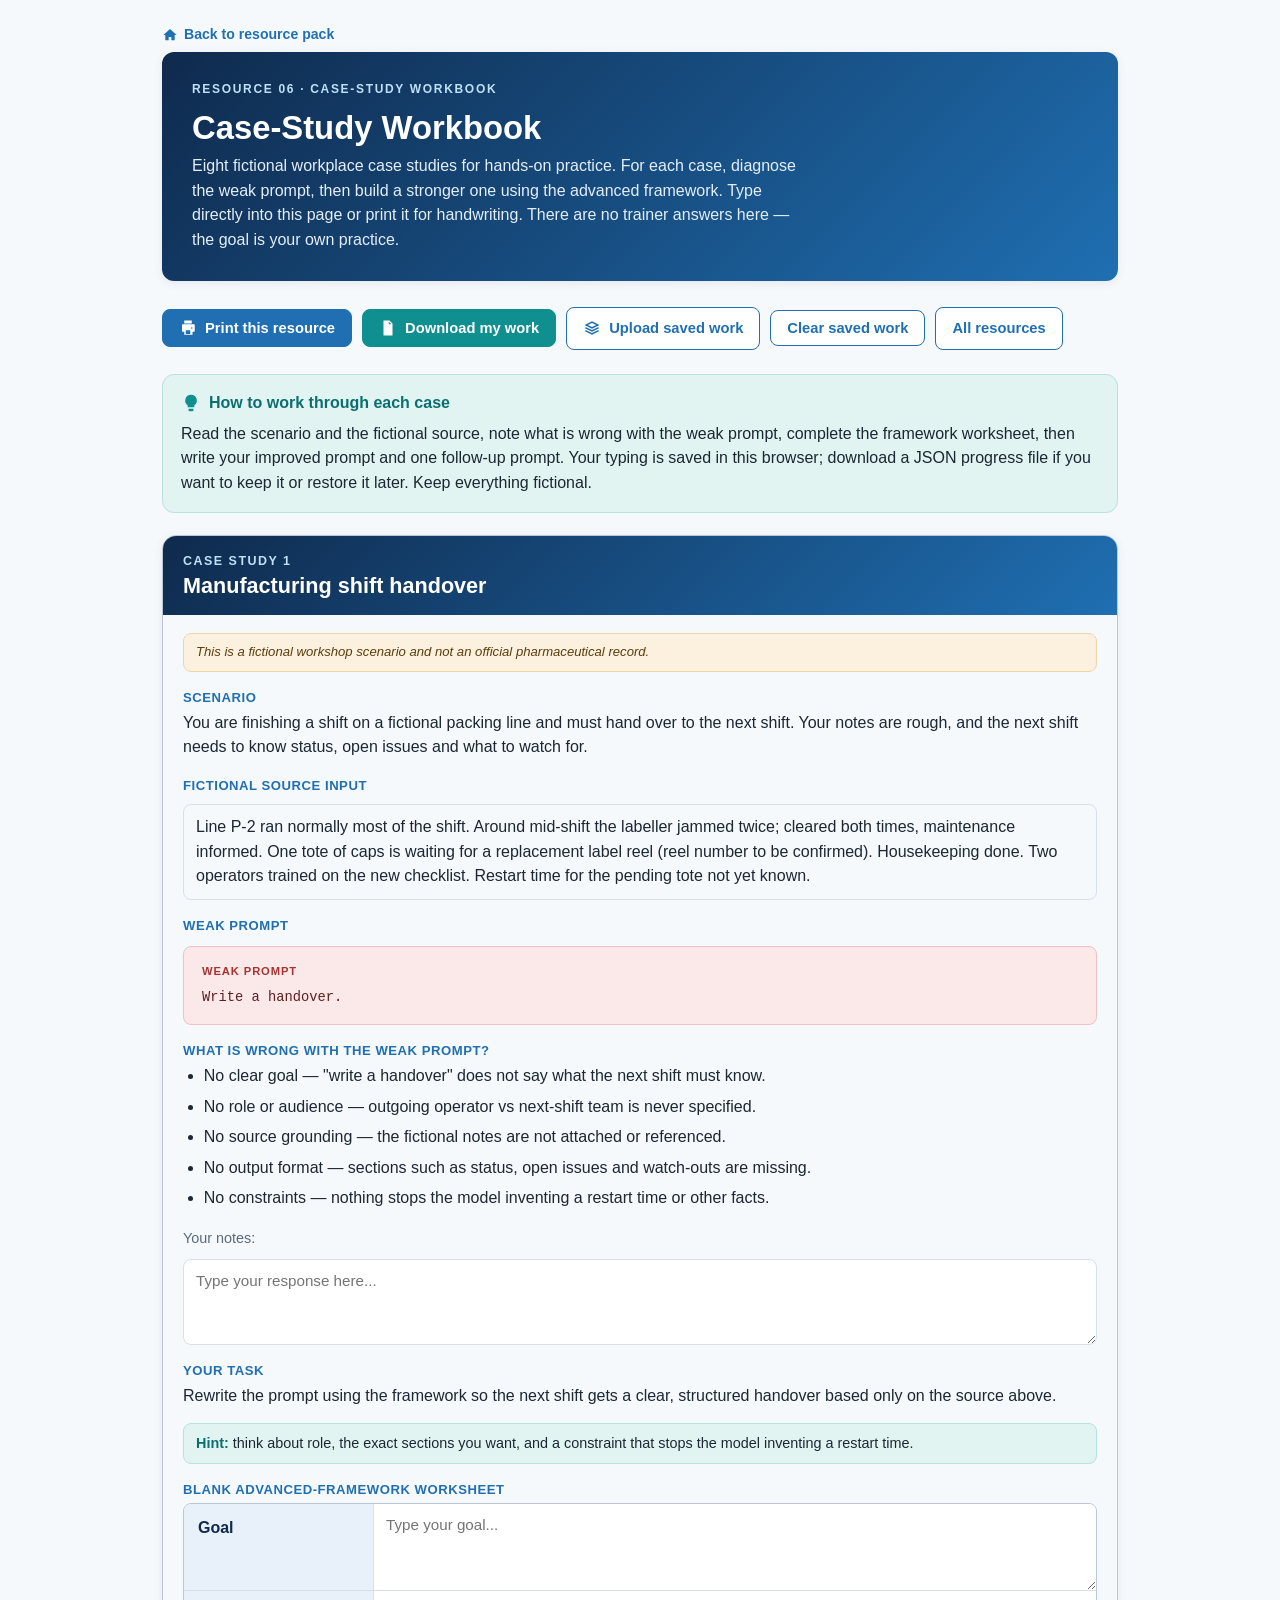
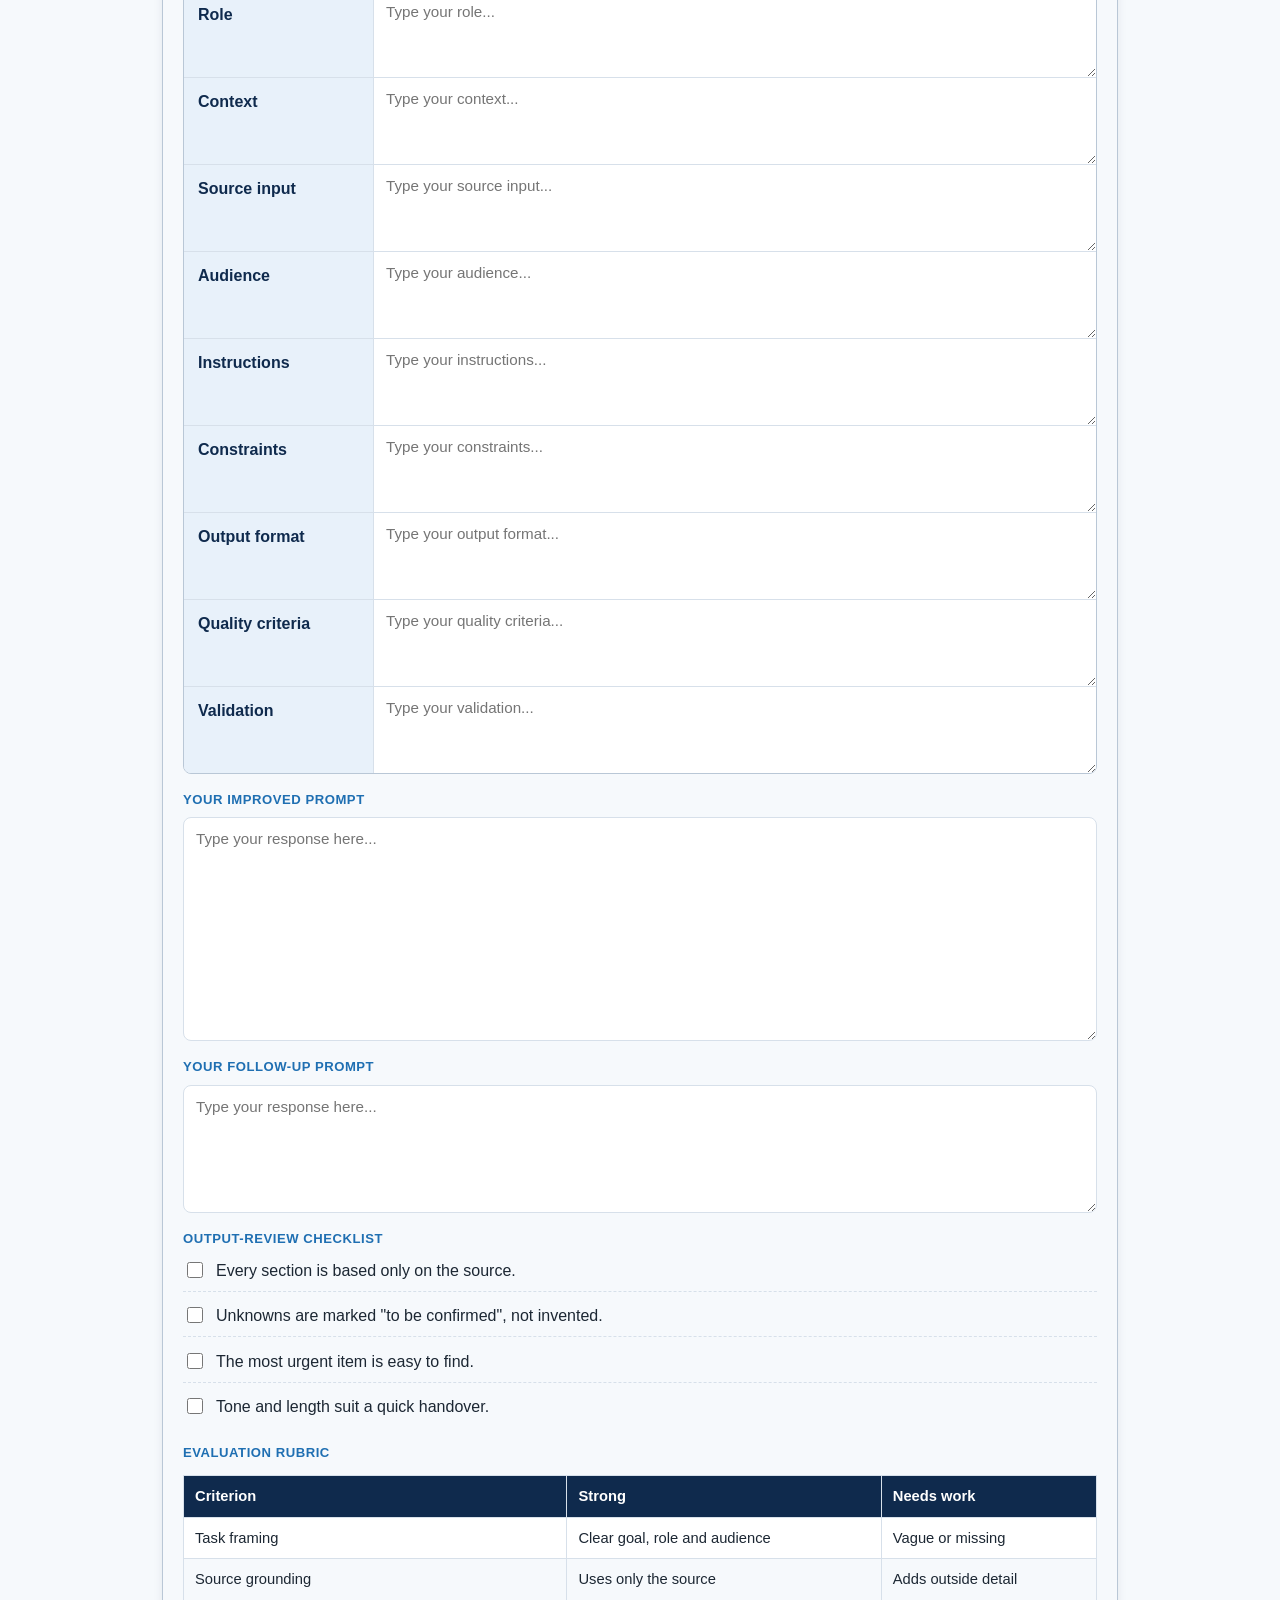
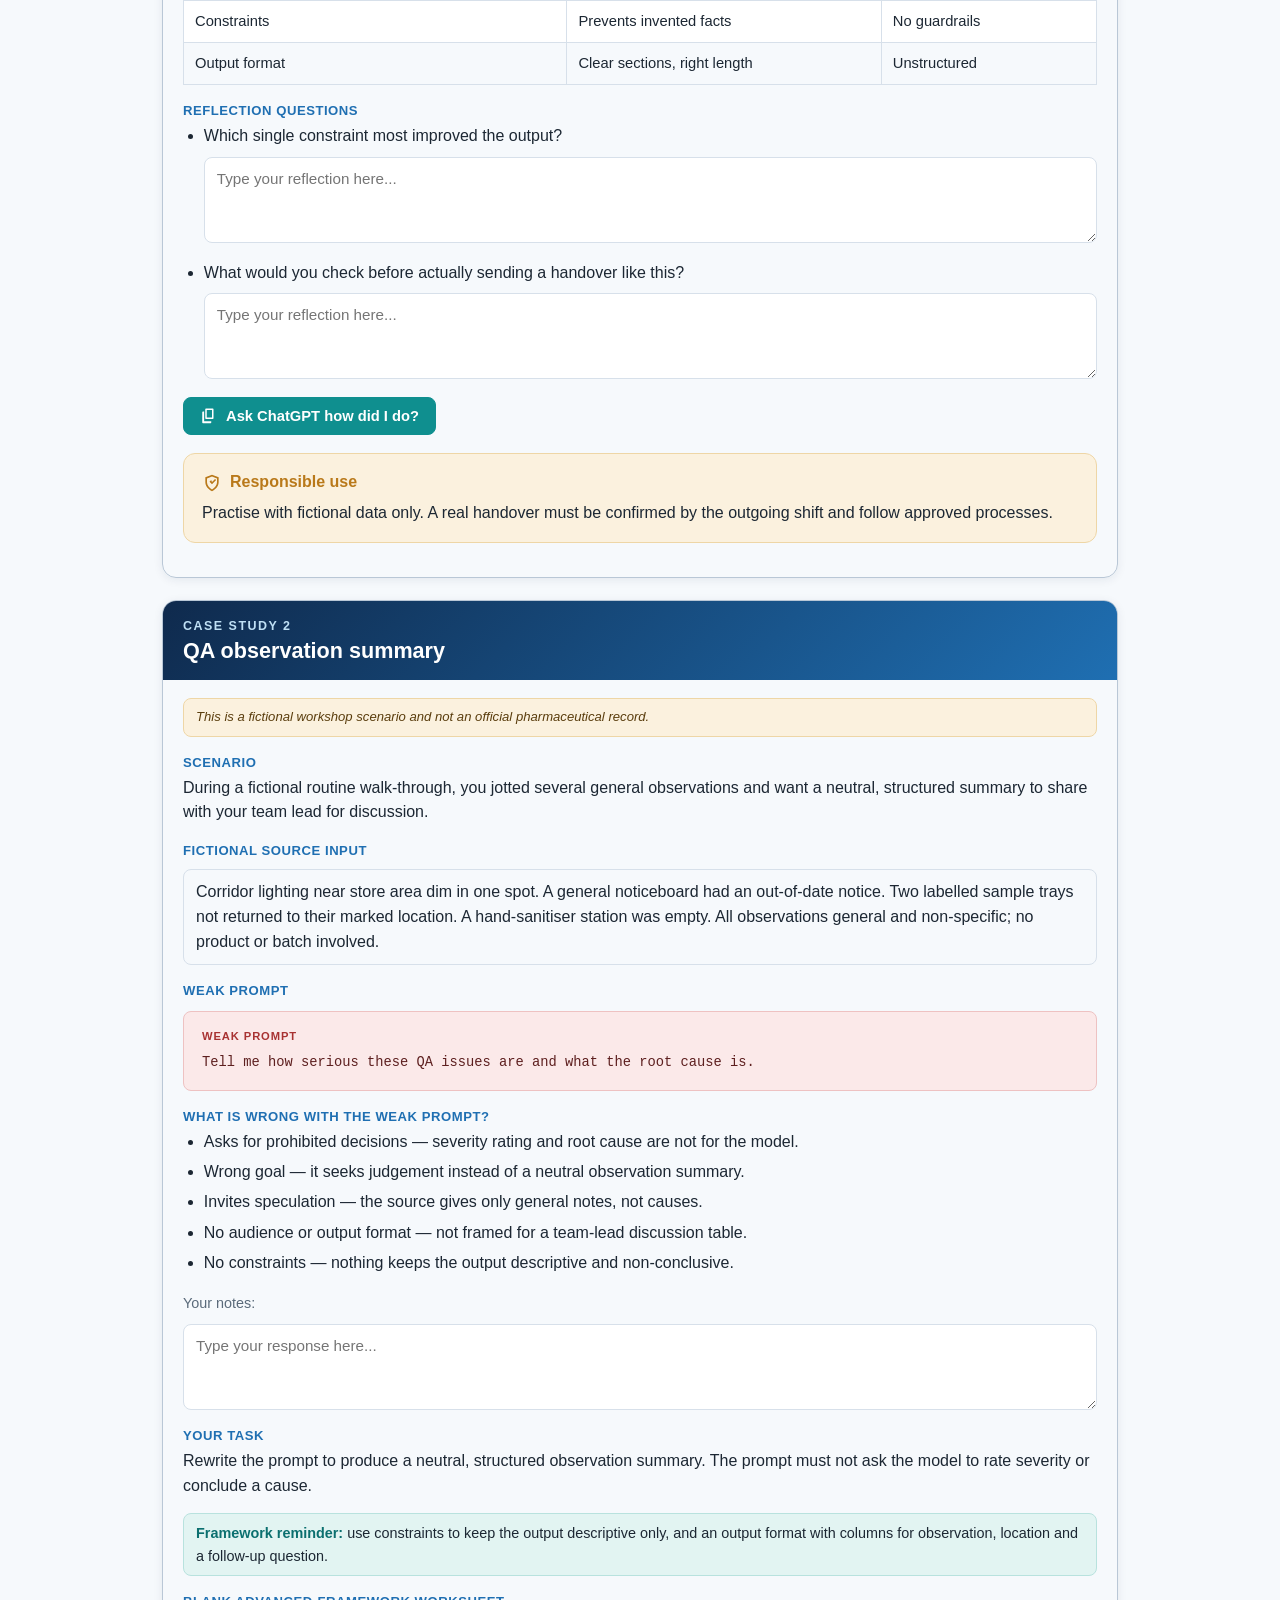
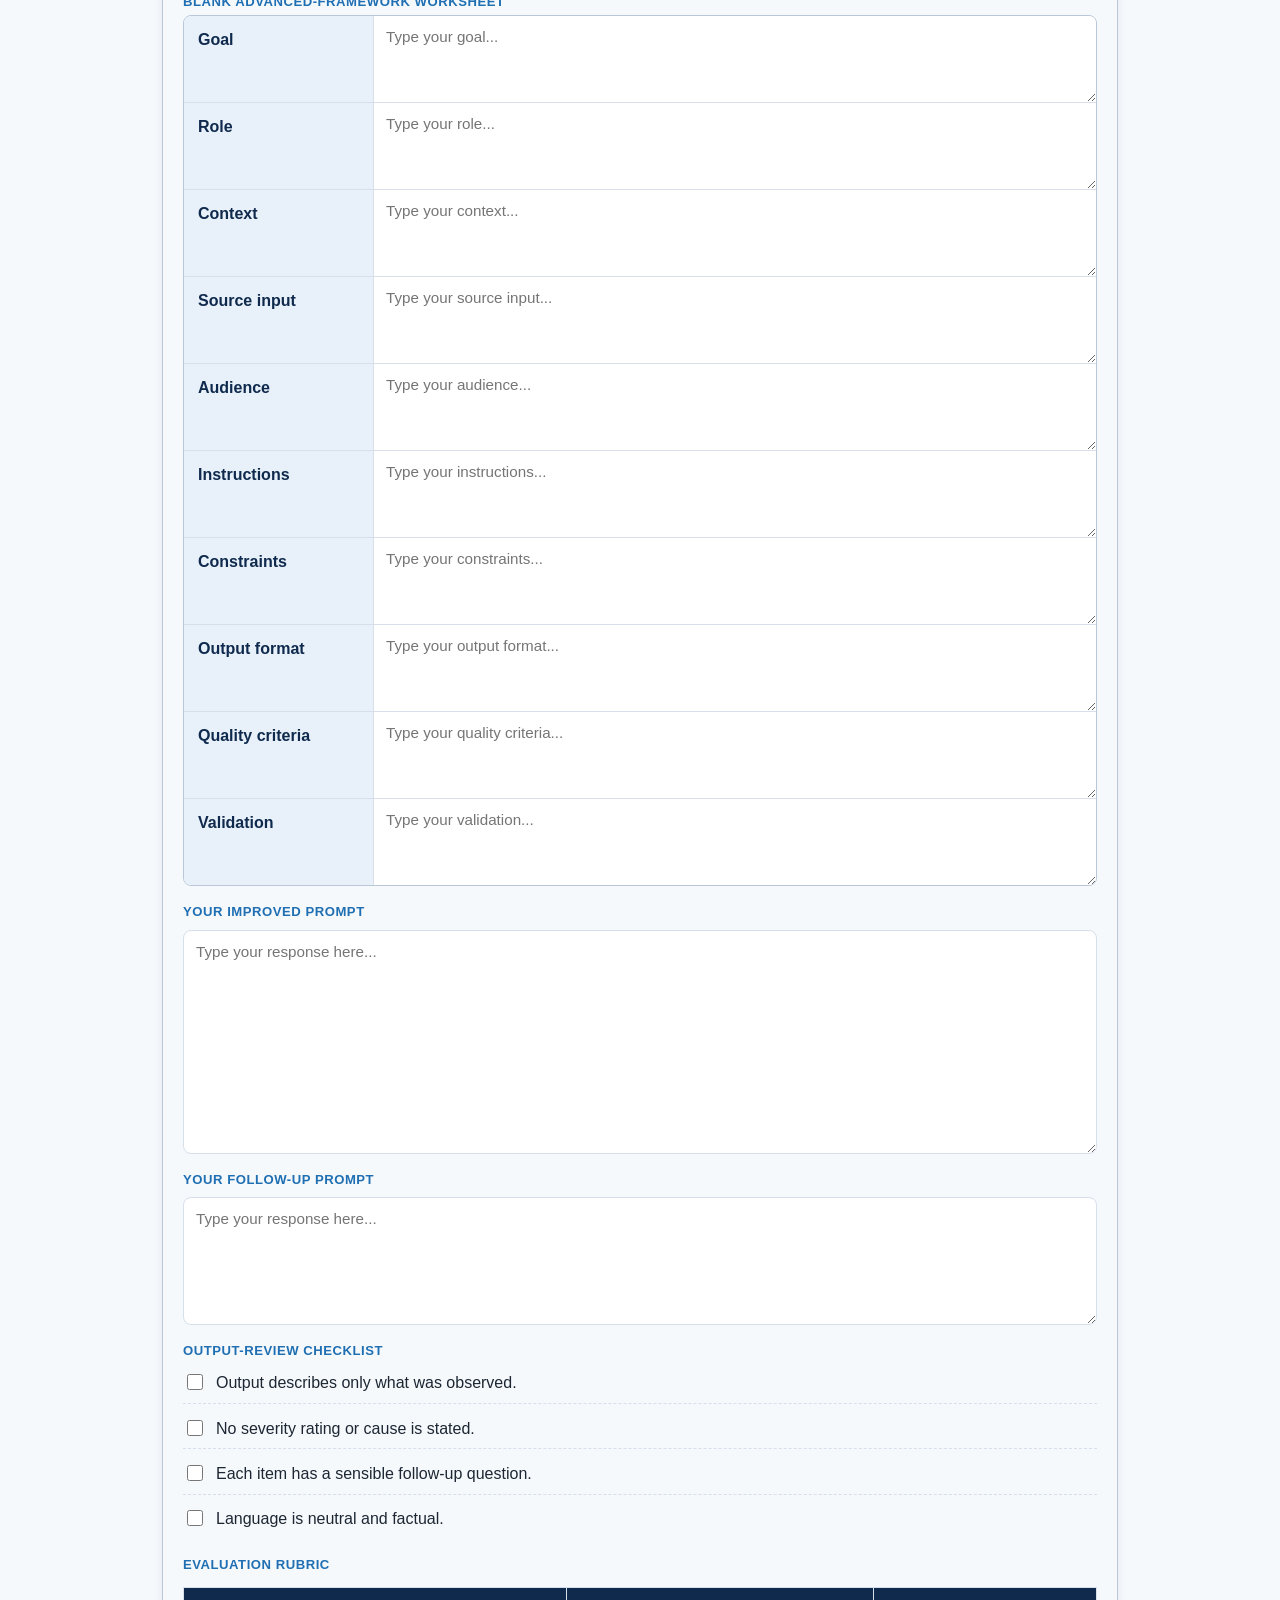
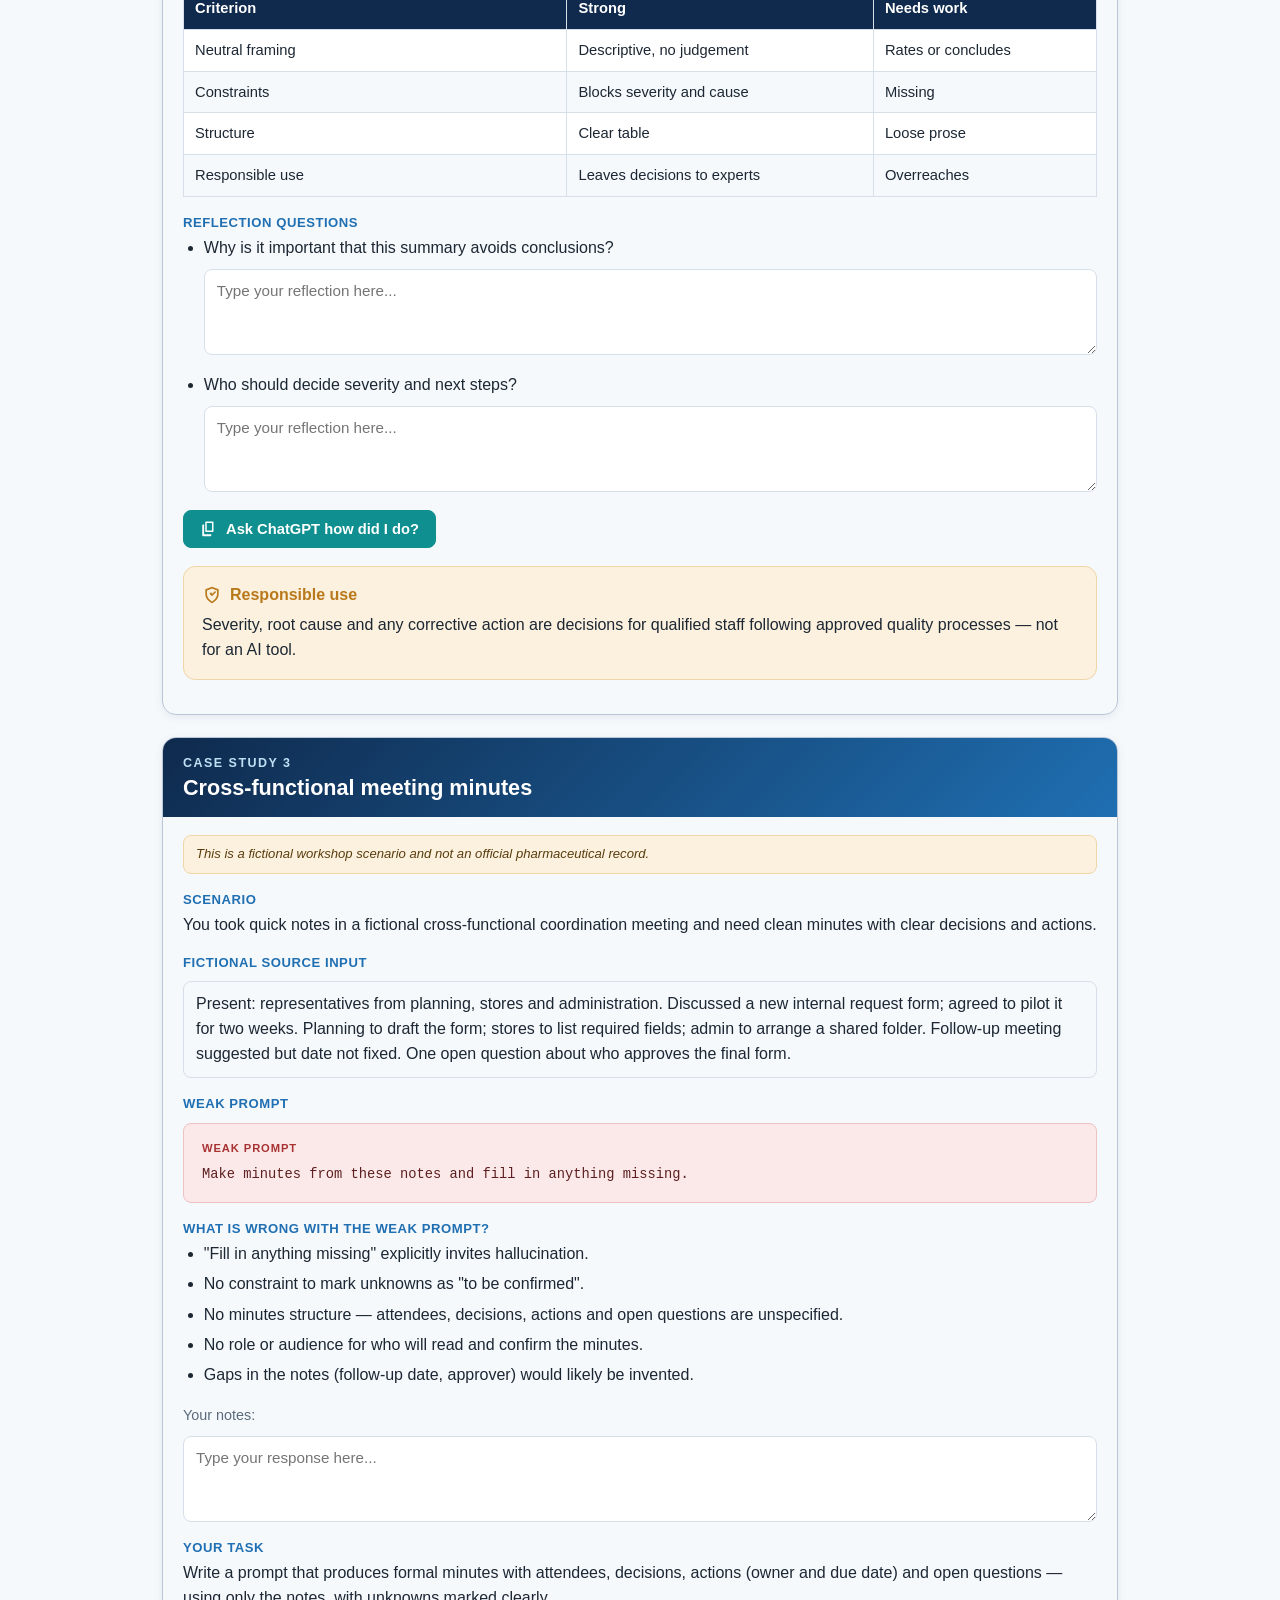
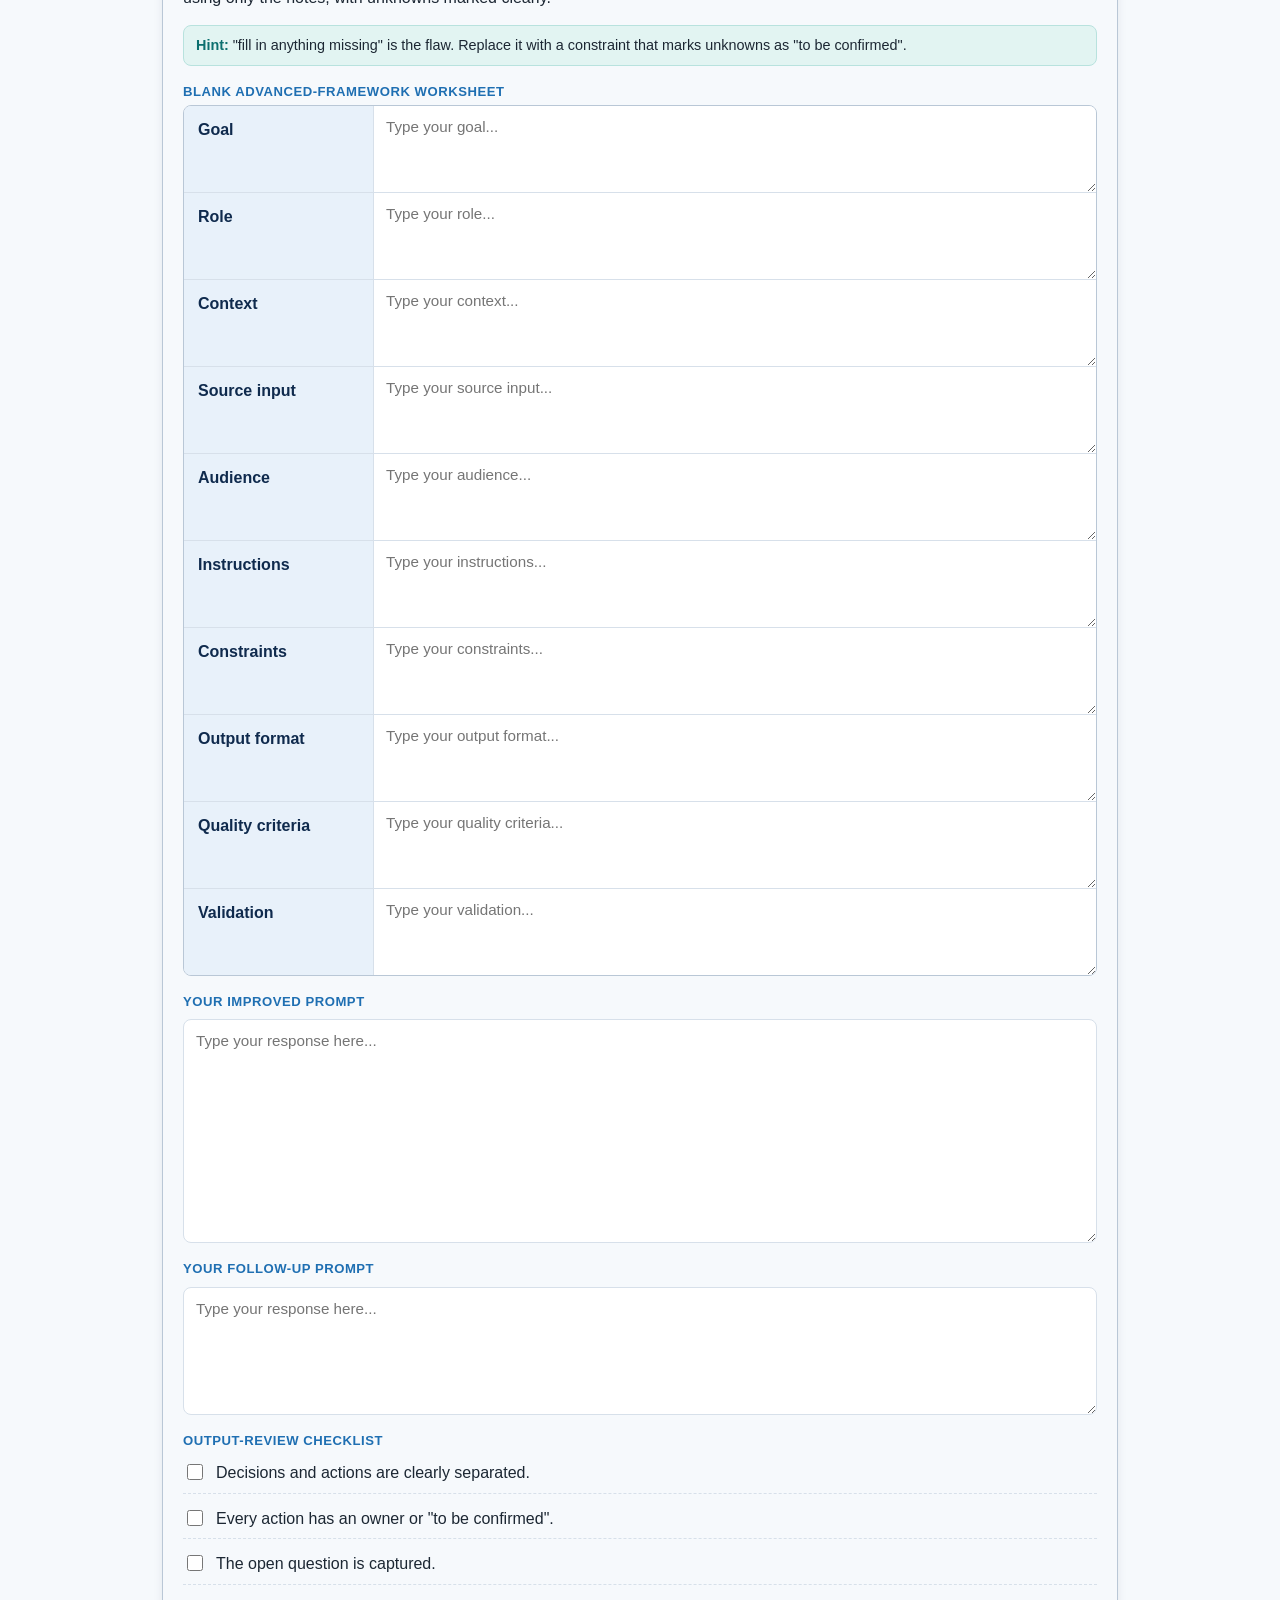
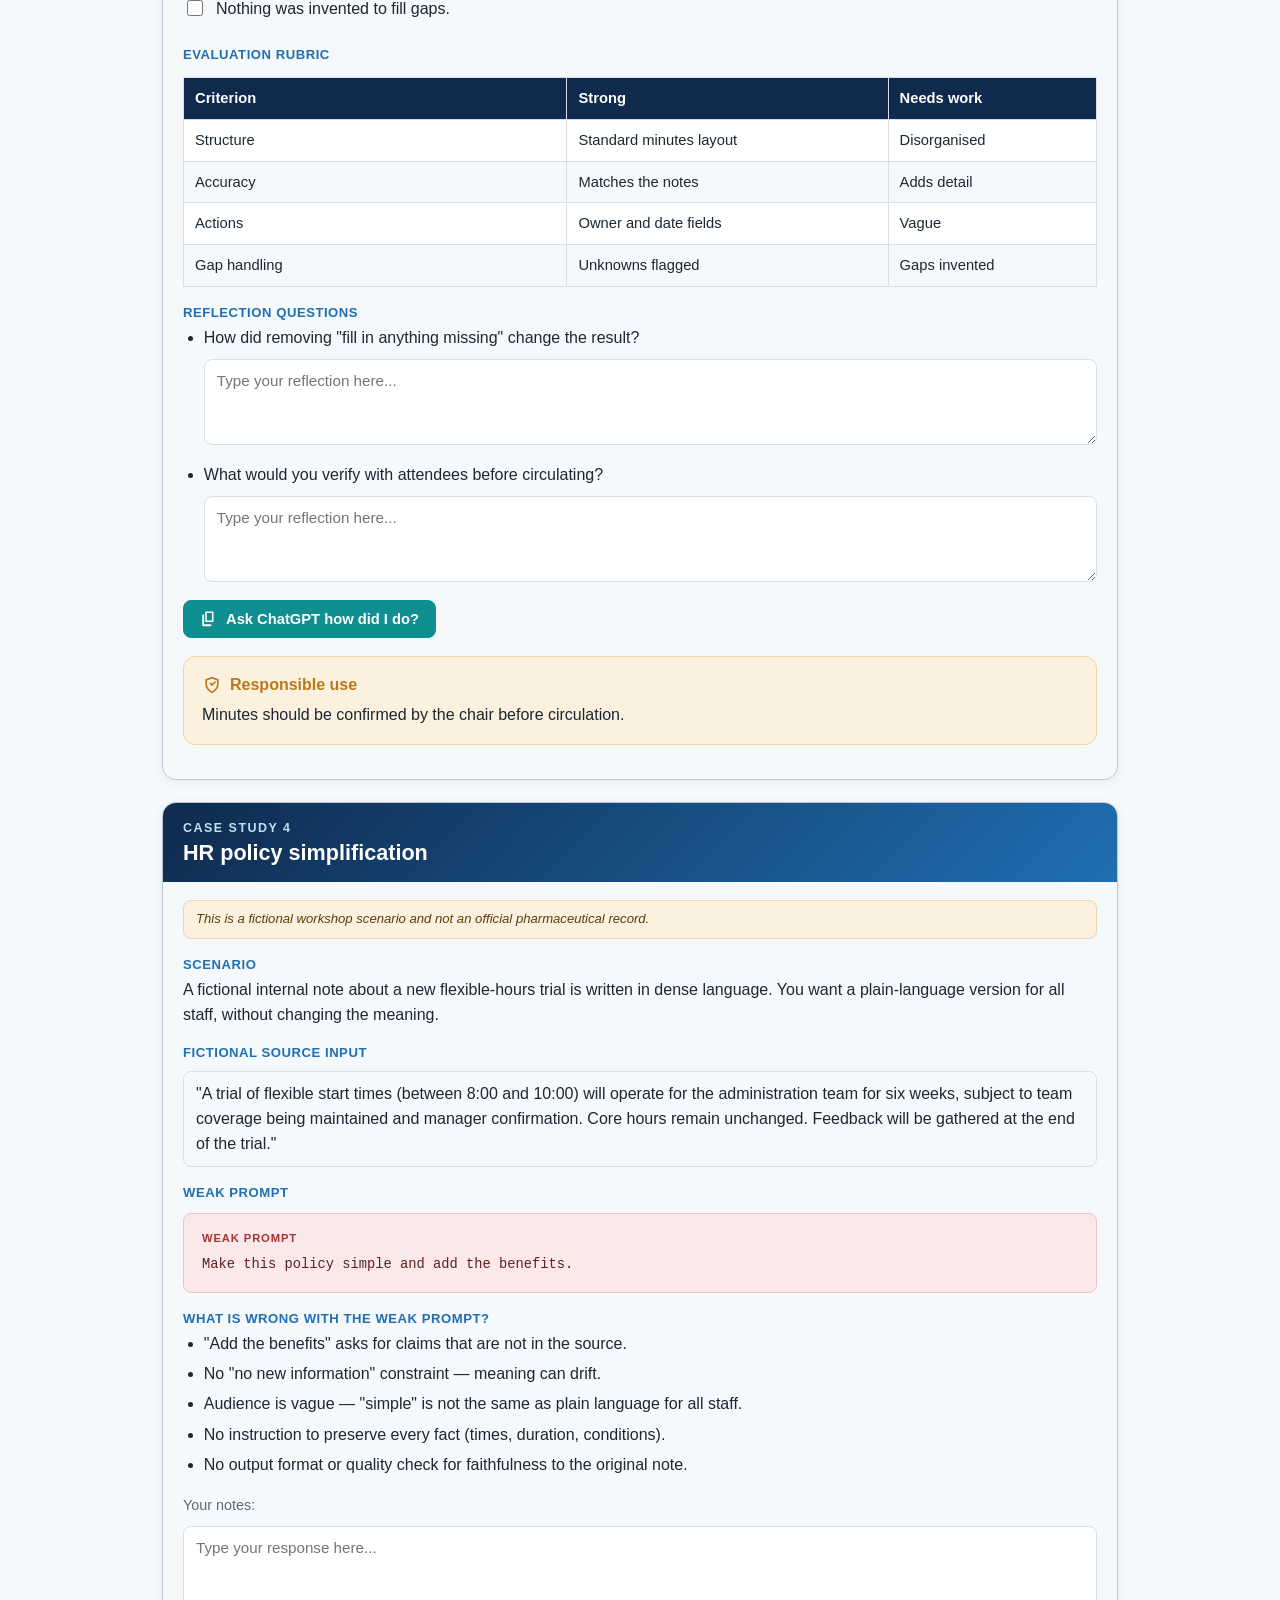
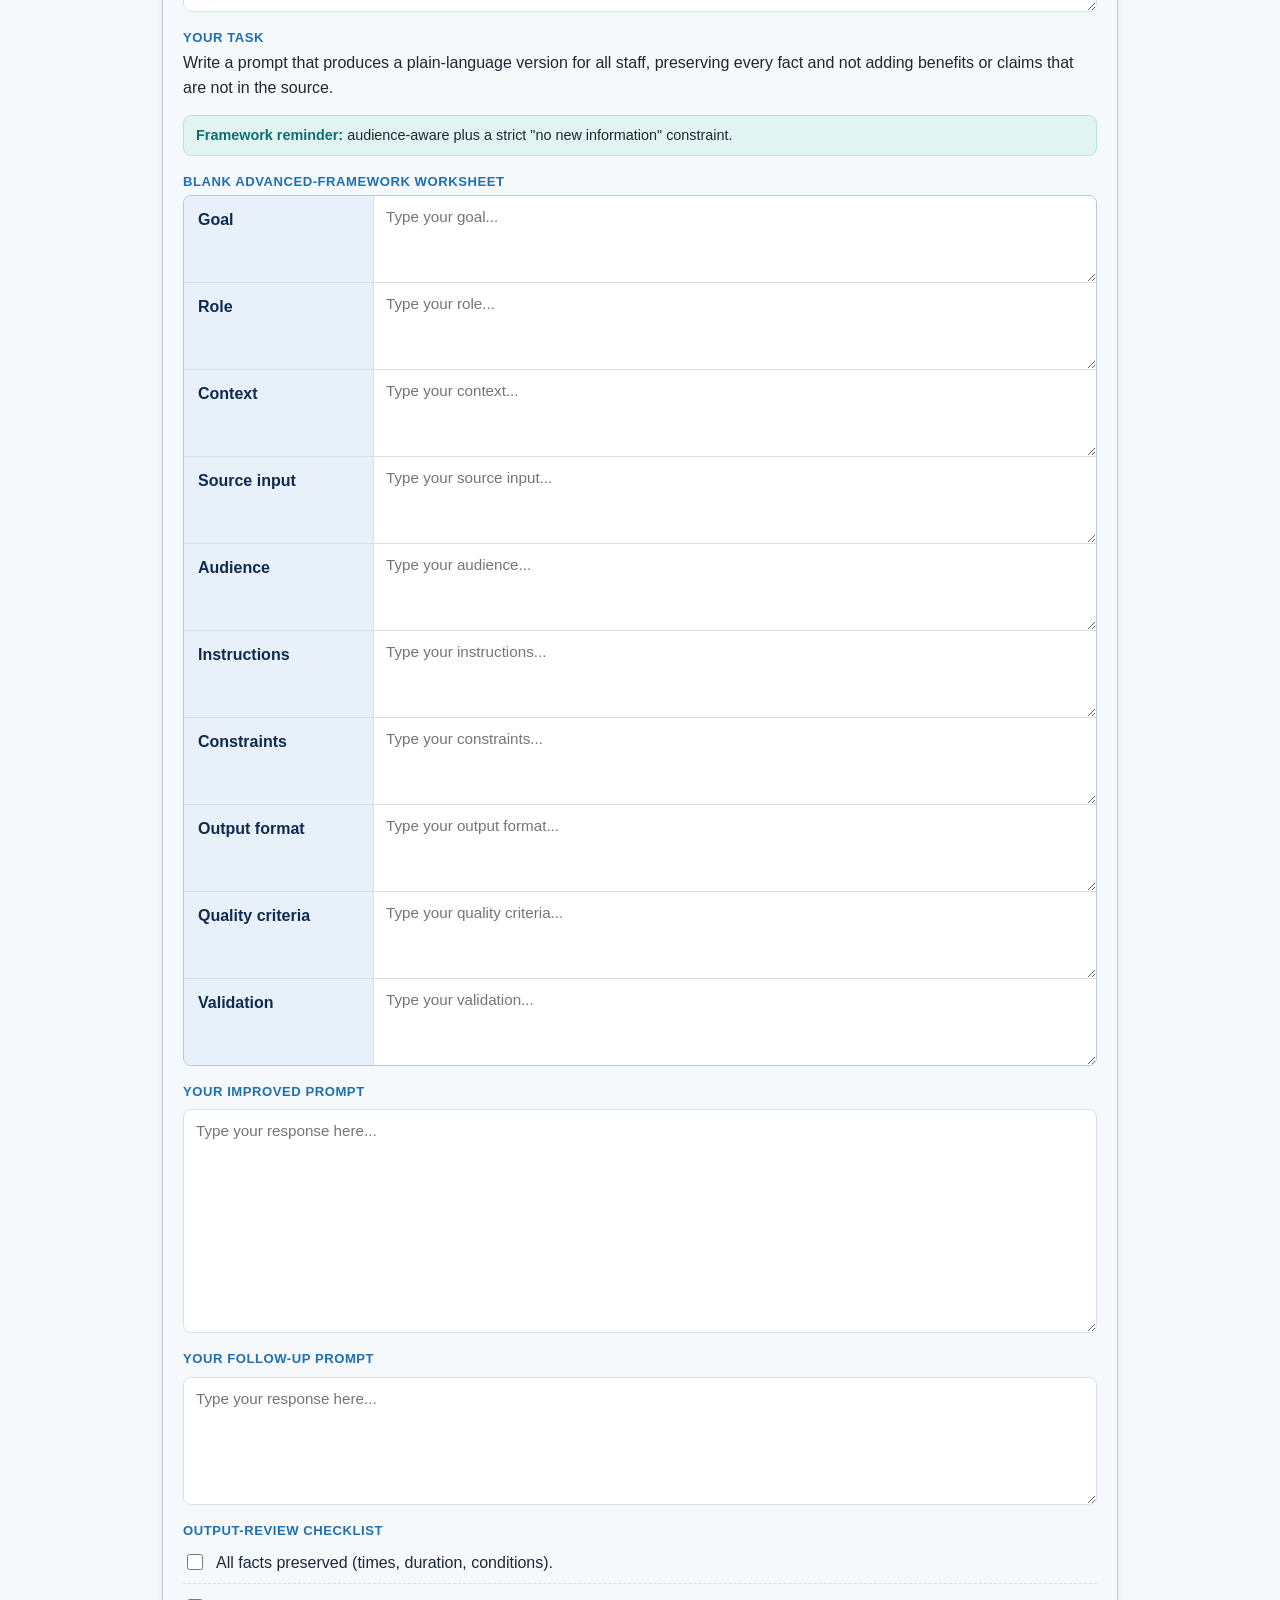
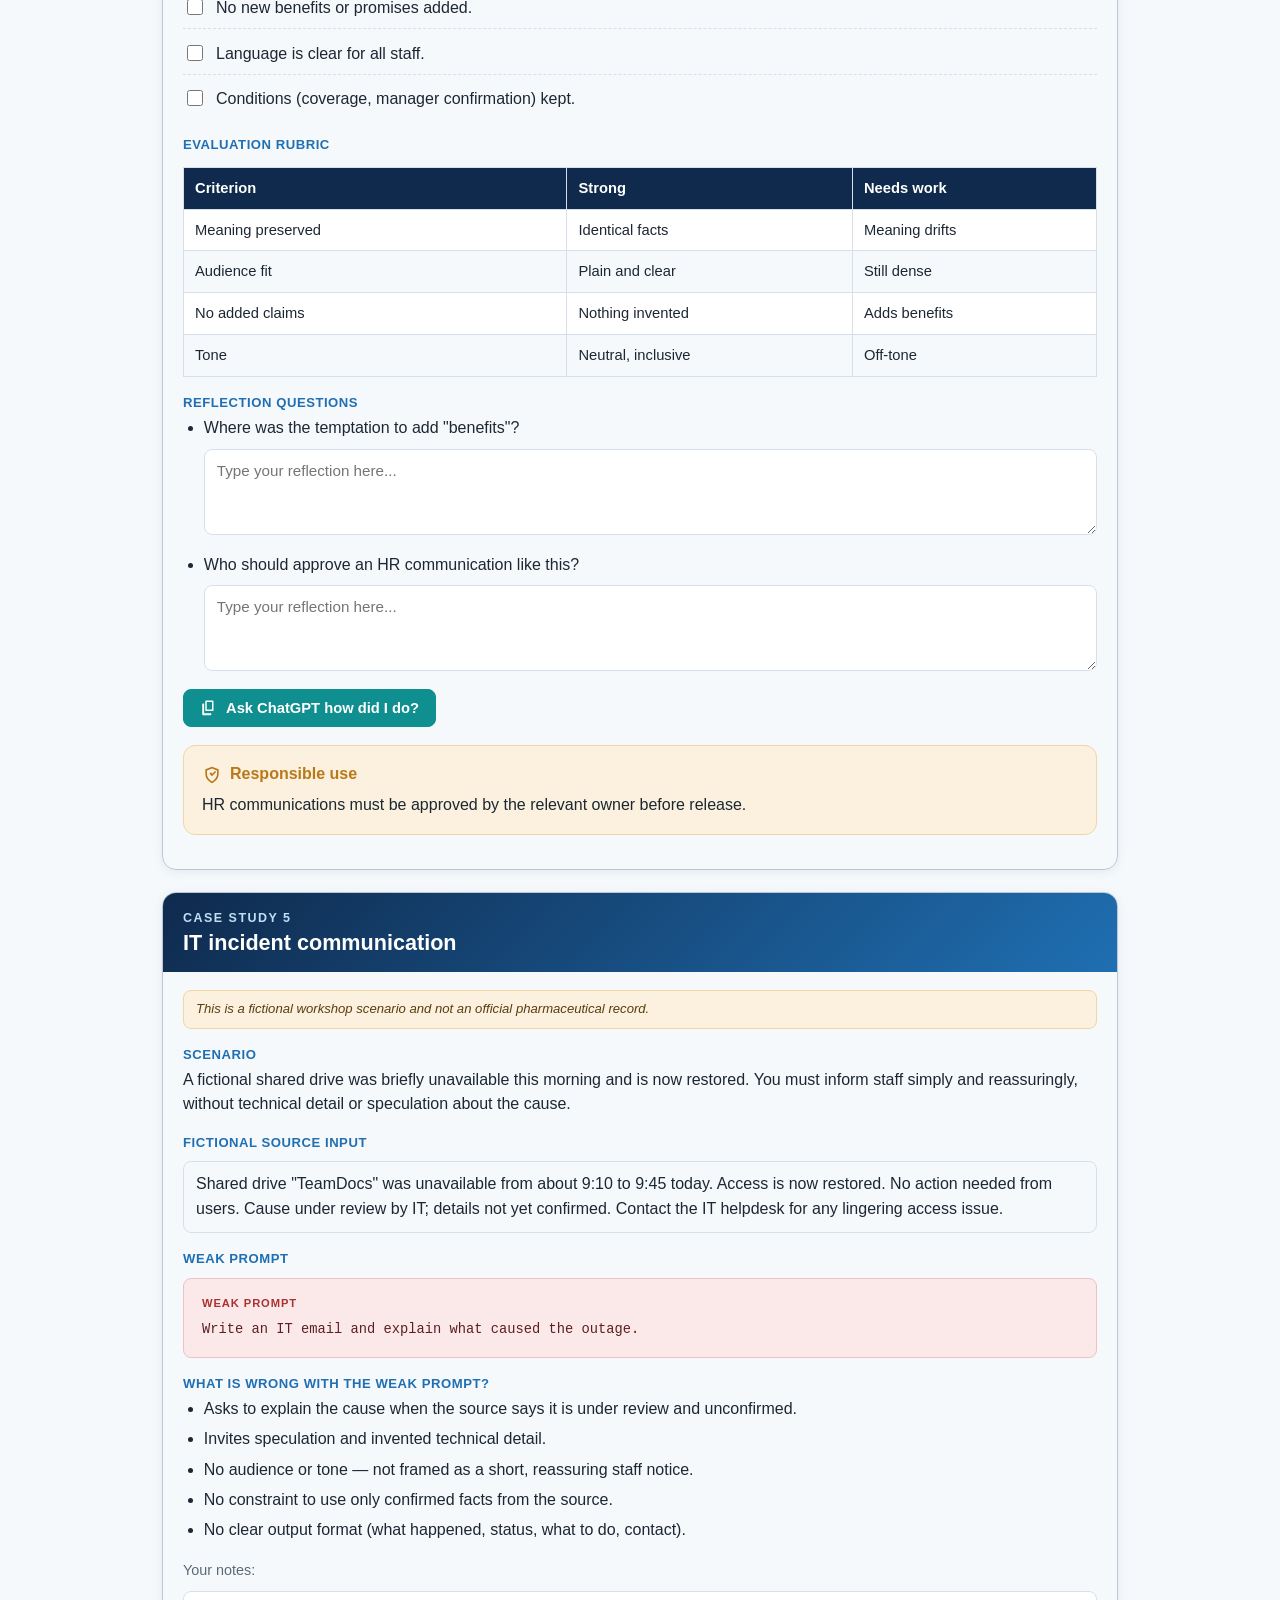
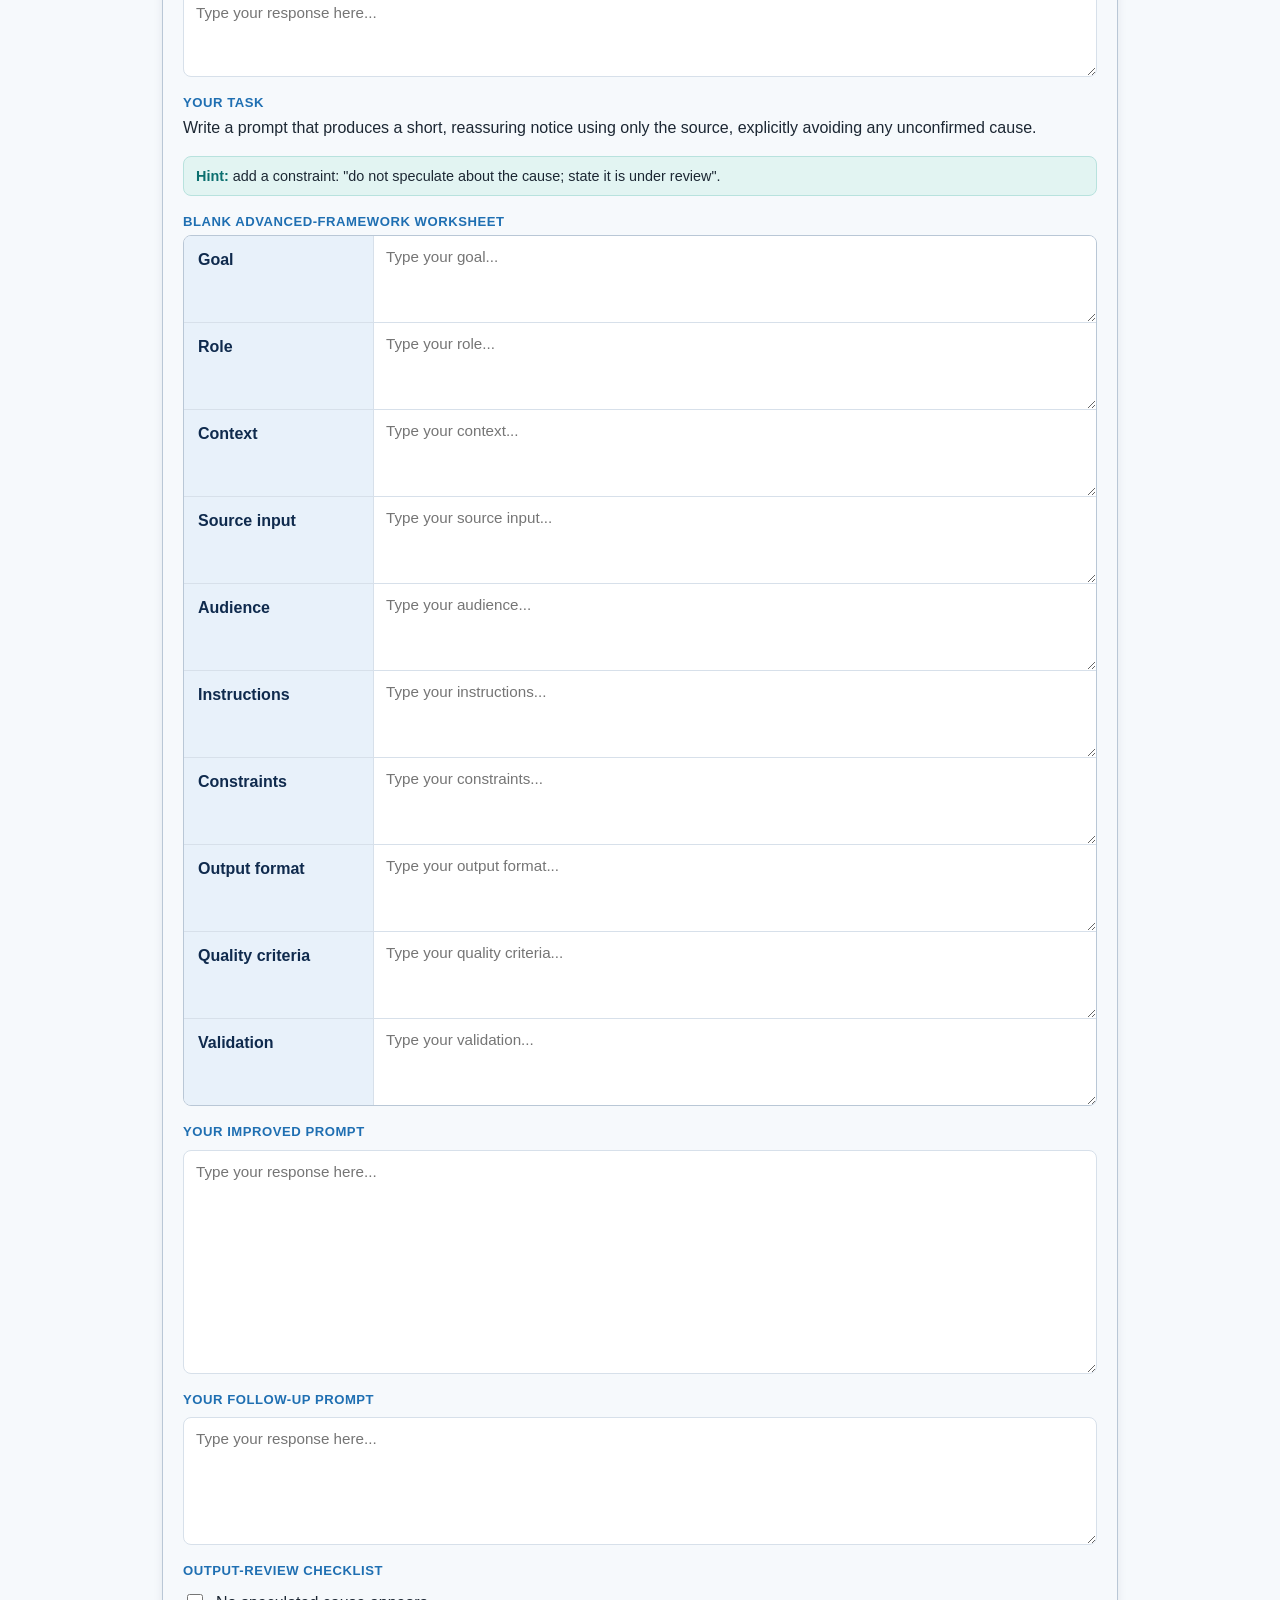
<file: resources/06_case_study_workbook.html>
<!DOCTYPE html>
<html lang="en-IN">
<head>
<meta charset="UTF-8">
<meta name="viewport" content="width=device-width, initial-scale=1.0">
<title>Case-Study Workbook &middot; Advanced Prompt Engineering</title>
<meta name="description" content="Eight fictional workplace case studies for practising the advanced prompt framework.">
<link rel="stylesheet" href="../assets/screen.css">
<link rel="stylesheet" href="../assets/print.css" media="print">
<style>
  .case-study { border:1px solid var(--line-strong); border-radius:14px; padding:0; margin:22px 0; overflow:hidden; box-shadow:var(--shadow); }
  .case-study > .cs-head { background:linear-gradient(135deg,var(--navy),var(--blue)); color:#fff; padding:16px 20px; }
  .cs-head .cs-num { font-size:0.78rem; letter-spacing:0.12em; text-transform:uppercase; color:#bfe0f5; font-weight:700; }
  .cs-head h2 { color:#fff; margin:2px 0 0; font-size:1.35rem; }
  .cs-body { padding:18px 20px; }
  .cs-body h4 { color:var(--blue); margin-top:18px; text-transform:uppercase; letter-spacing:0.04em; font-size:0.82rem; }
  .cs-body h4:first-child { margin-top:0; }
  .disclaimer { font-size:0.82rem; font-style:italic; color:#5a3d0d; background:var(--amber-soft); border:1px solid #eed6a6; border-radius:8px; padding:8px 12px; margin:0 0 14px; }
  .rubric td:first-child { width:42%; }
  .hint { background:var(--teal-soft); border:1px solid #b8e2de; border-radius:8px; padding:8px 12px; font-size:0.9rem; margin:8px 0; }
  .hint b { color:#0b6f6f; }
  .workbook-status { min-height:24px; display:flex; align-items:center; color:var(--ink-soft); font-size:0.88rem; font-weight:600; }
  .workbook-status.ok { color:var(--green); }
  .workbook-status.error { color:var(--rose); }
  .fillable-input {
    width:100%;
    font-family:var(--font);
    font-size:0.95rem;
    line-height:1.45;
    color:var(--ink);
    border:1px solid var(--line);
    border-radius:8px;
    padding:10px 12px;
    resize:vertical;
    overflow:hidden;
  }
  .worksheet .ws-field { padding:0; }
  .worksheet .ws-field .fillable-input {
    display:block;
    min-height:54px;
    border:0;
    border-radius:0;
    background:#fff;
  }
  textarea.write-lines.fillable-input {
    display:block;
    background:#fff;
    min-height:128px;
  }
  textarea.write-lines.short { min-height:64px; }
  textarea.write-lines.tall { min-height:224px; }
  .reflection-answer { margin-top:8px; }
  .checklist input.checkbox {
    cursor:pointer;
    accent-color:var(--blue);
  }
  .case-actions {
    display:flex;
    flex-wrap:wrap;
    gap:10px;
    align-items:center;
    margin:18px 0;
  }
  .case-actions .btn .icon { width:18px; height:18px; fill:currentColor; }
  @media print {
    @page { size:A4 portrait; margin:13mm; }
    .case-study{ box-shadow:none; }
    .case-study{ break-before:page; page-break-before:always; }
    #cs1{ break-before:auto; page-break-before:auto; }
    .workbook-status,
    .case-actions { display:none !important; }
    .fillable-input,
    textarea.write-lines.fillable-input,
    .worksheet .ws-field .fillable-input {
      color:#000 !important;
      background:#fff !important;
      border:1px solid #c7d2de !important;
      box-shadow:none !important;
      resize:none;
      overflow:hidden;
      white-space:pre-wrap;
    }
    .worksheet .ws-field { min-height:46px; }
  }
</style>
</head>
<body>
<div class="wrap">

  <a class="back-link no-print" href="../index.html">
    <svg class="icon" aria-hidden="true" style="width:16px;height:16px;fill:currentColor"><use href="../assets/icons.svg#home"></use></svg>
    Back to resource pack
  </a>

  <header class="doc-header">
    <div class="eyebrow">Resource 06 &middot; Case-Study Workbook</div>
    <h1>Case-Study Workbook</h1>
    <p>Eight fictional workplace case studies for hands-on practice. For each case, diagnose the weak prompt,
    then build a stronger one using the advanced framework. Type directly into this page or print it for
    handwriting. There are no trainer answers here &mdash; the goal is your own practice.</p>
  </header>

  <div class="toolbar no-print">
    <button type="button" class="btn" onclick="window.print()">
      <svg class="icon" aria-hidden="true"><use href="../assets/icons.svg#print"></use></svg>
      Print this resource
    </button>
    <button type="button" class="btn teal" id="download-workbook">
      <svg class="icon" aria-hidden="true"><use href="../assets/icons.svg#doc"></use></svg>
      Download my work
    </button>
    <label class="btn secondary" for="upload-workbook">
      <svg class="icon" aria-hidden="true"><use href="../assets/icons.svg#layers"></use></svg>
      Upload saved work
    </label>
    <input type="file" id="upload-workbook" accept="application/json,.json" hidden>
    <button type="button" class="btn secondary" id="clear-workbook">
      Clear saved work
    </button>
    <a class="btn secondary" href="../index.html">All resources</a>
    <span class="workbook-status" id="workbook-status" role="status" aria-live="polite"></span>
  </div>

  <div class="box tip">
    <div class="box-title"><svg class="icon" aria-hidden="true"><use href="../assets/icons.svg#bulb"></use></svg>How to work through each case</div>
    Read the scenario and the fictional source, note what is wrong with the weak prompt, complete the framework
    worksheet, then write your improved prompt and one follow-up prompt. Your typing is saved in this browser;
    download a JSON progress file if you want to keep it or restore it later. Keep everything fictional.
  </div>

  <!-- =============== CASE 1 =============== -->
  <article class="case-study" id="cs1">
    <div class="cs-head"><div class="cs-num">Case Study 1</div><h2>Manufacturing shift handover</h2></div>
    <div class="cs-body">
      <p class="disclaimer">This is a fictional workshop scenario and not an official pharmaceutical record.</p>

      <h4>Scenario</h4>
      <p>You are finishing a shift on a fictional packing line and must hand over to the next shift. Your notes
      are rough, and the next shift needs to know status, open issues and what to watch for.</p>

      <h4>Fictional source input</h4>
      <div class="write-box" style="min-height:auto;background:var(--bg-tint)">
        <p style="margin:0">Line P-2 ran normally most of the shift. Around mid-shift the labeller jammed twice;
        cleared both times, maintenance informed. One tote of caps is waiting for a replacement label reel
        (reel number to be confirmed). Housekeeping done. Two operators trained on the new checklist. Restart
        time for the pending tote not yet known.</p>
      </div>

      <h4>Weak prompt</h4>
      <div class="prompt weak"><span class="prompt-label">Weak prompt</span>Write a handover.</div>

      <h4>What is wrong with the weak prompt?</h4>
      <ul>
        <li>No clear goal &mdash; "write a handover" does not say what the next shift must know.</li>
        <li>No role or audience &mdash; outgoing operator vs next-shift team is never specified.</li>
        <li>No source grounding &mdash; the fictional notes are not attached or referenced.</li>
        <li>No output format &mdash; sections such as status, open issues and watch-outs are missing.</li>
        <li>No constraints &mdash; nothing stops the model inventing a restart time or other facts.</li>
      </ul>
      <p style="margin:8px 0 4px;font-size:0.9rem;color:var(--muted,#5a6a7a)">Your notes:</p>
      <div class="write-lines short"></div>

      <h4>Your task</h4>
      <p>Rewrite the prompt using the framework so the next shift gets a clear, structured handover based only
      on the source above.</p>
      <div class="hint"><b>Hint:</b> think about role, the exact sections you want, and a constraint that stops
      the model inventing a restart time.</div>

      <h4>Blank advanced-framework worksheet</h4>
      <div class="worksheet">
        <div class="ws-row"><div class="ws-label">Goal</div><div class="ws-field"></div></div>
        <div class="ws-row"><div class="ws-label">Role</div><div class="ws-field"></div></div>
        <div class="ws-row"><div class="ws-label">Context</div><div class="ws-field"></div></div>
        <div class="ws-row"><div class="ws-label">Source input</div><div class="ws-field"></div></div>
        <div class="ws-row"><div class="ws-label">Audience</div><div class="ws-field"></div></div>
        <div class="ws-row"><div class="ws-label">Instructions</div><div class="ws-field"></div></div>
        <div class="ws-row"><div class="ws-label">Constraints</div><div class="ws-field"></div></div>
        <div class="ws-row"><div class="ws-label">Output format</div><div class="ws-field"></div></div>
        <div class="ws-row"><div class="ws-label">Quality criteria</div><div class="ws-field"></div></div>
        <div class="ws-row"><div class="ws-label">Validation</div><div class="ws-field"></div></div>
      </div>

      <h4>Your improved prompt</h4>
      <div class="write-lines tall"></div>

      <h4>Your follow-up prompt</h4>
      <div class="write-lines"></div>

      <h4>Output-review checklist</h4>
      <ul class="checklist">
        <li><span class="checkbox"></span> Every section is based only on the source.</li>
        <li><span class="checkbox"></span> Unknowns are marked "to be confirmed", not invented.</li>
        <li><span class="checkbox"></span> The most urgent item is easy to find.</li>
        <li><span class="checkbox"></span> Tone and length suit a quick handover.</li>
      </ul>

      <h4>Evaluation rubric</h4>
      <table class="rubric">
        <thead><tr><th>Criterion</th><th>Strong</th><th>Needs work</th></tr></thead>
        <tbody>
          <tr><td>Task framing</td><td>Clear goal, role and audience</td><td>Vague or missing</td></tr>
          <tr><td>Source grounding</td><td>Uses only the source</td><td>Adds outside detail</td></tr>
          <tr><td>Constraints</td><td>Prevents invented facts</td><td>No guardrails</td></tr>
          <tr><td>Output format</td><td>Clear sections, right length</td><td>Unstructured</td></tr>
        </tbody>
      </table>

      <h4>Reflection questions</h4>
      <ul>
        <li>Which single constraint most improved the output?</li>
        <li>What would you check before actually sending a handover like this?</li>
      </ul>

      <div class="box warning"><div class="box-title"><svg class="icon" aria-hidden="true"><use href="../assets/icons.svg#shield"></use></svg>Responsible use</div>
      Practise with fictional data only. A real handover must be confirmed by the outgoing shift and follow
      approved processes.</div>
    </div>
  </article>

  <!-- =============== CASE 2 =============== -->
  <article class="case-study" id="cs2">
    <div class="cs-head"><div class="cs-num">Case Study 2</div><h2>QA observation summary</h2></div>
    <div class="cs-body">
      <p class="disclaimer">This is a fictional workshop scenario and not an official pharmaceutical record.</p>

      <h4>Scenario</h4>
      <p>During a fictional routine walk-through, you jotted several general observations and want a neutral,
      structured summary to share with your team lead for discussion.</p>

      <h4>Fictional source input</h4>
      <div class="write-box" style="min-height:auto;background:var(--bg-tint)">
        <p style="margin:0">Corridor lighting near store area dim in one spot. A general noticeboard had an
        out-of-date notice. Two labelled sample trays not returned to their marked location. A hand-sanitiser
        station was empty. All observations general and non-specific; no product or batch involved.</p>
      </div>

      <h4>Weak prompt</h4>
      <div class="prompt weak"><span class="prompt-label">Weak prompt</span>Tell me how serious these QA issues are and what the root cause is.</div>

      <h4>What is wrong with the weak prompt?</h4>
      <ul>
        <li>Asks for prohibited decisions &mdash; severity rating and root cause are not for the model.</li>
        <li>Wrong goal &mdash; it seeks judgement instead of a neutral observation summary.</li>
        <li>Invites speculation &mdash; the source gives only general notes, not causes.</li>
        <li>No audience or output format &mdash; not framed for a team-lead discussion table.</li>
        <li>No constraints &mdash; nothing keeps the output descriptive and non-conclusive.</li>
      </ul>
      <p style="margin:8px 0 4px;font-size:0.9rem;color:var(--muted,#5a6a7a)">Your notes:</p>
      <div class="write-lines short"></div>

      <h4>Your task</h4>
      <p>Rewrite the prompt to produce a neutral, structured observation summary. The prompt must not ask the
      model to rate severity or conclude a cause.</p>
      <div class="hint"><b>Framework reminder:</b> use constraints to keep the output descriptive only, and an
      output format with columns for observation, location and a follow-up question.</div>

      <h4>Blank advanced-framework worksheet</h4>
      <div class="worksheet">
        <div class="ws-row"><div class="ws-label">Goal</div><div class="ws-field"></div></div>
        <div class="ws-row"><div class="ws-label">Role</div><div class="ws-field"></div></div>
        <div class="ws-row"><div class="ws-label">Context</div><div class="ws-field"></div></div>
        <div class="ws-row"><div class="ws-label">Source input</div><div class="ws-field"></div></div>
        <div class="ws-row"><div class="ws-label">Audience</div><div class="ws-field"></div></div>
        <div class="ws-row"><div class="ws-label">Instructions</div><div class="ws-field"></div></div>
        <div class="ws-row"><div class="ws-label">Constraints</div><div class="ws-field"></div></div>
        <div class="ws-row"><div class="ws-label">Output format</div><div class="ws-field"></div></div>
        <div class="ws-row"><div class="ws-label">Quality criteria</div><div class="ws-field"></div></div>
        <div class="ws-row"><div class="ws-label">Validation</div><div class="ws-field"></div></div>
      </div>

      <h4>Your improved prompt</h4>
      <div class="write-lines tall"></div>
      <h4>Your follow-up prompt</h4>
      <div class="write-lines"></div>

      <h4>Output-review checklist</h4>
      <ul class="checklist">
        <li><span class="checkbox"></span> Output describes only what was observed.</li>
        <li><span class="checkbox"></span> No severity rating or cause is stated.</li>
        <li><span class="checkbox"></span> Each item has a sensible follow-up question.</li>
        <li><span class="checkbox"></span> Language is neutral and factual.</li>
      </ul>

      <h4>Evaluation rubric</h4>
      <table class="rubric">
        <thead><tr><th>Criterion</th><th>Strong</th><th>Needs work</th></tr></thead>
        <tbody>
          <tr><td>Neutral framing</td><td>Descriptive, no judgement</td><td>Rates or concludes</td></tr>
          <tr><td>Constraints</td><td>Blocks severity and cause</td><td>Missing</td></tr>
          <tr><td>Structure</td><td>Clear table</td><td>Loose prose</td></tr>
          <tr><td>Responsible use</td><td>Leaves decisions to experts</td><td>Overreaches</td></tr>
        </tbody>
      </table>

      <h4>Reflection questions</h4>
      <ul>
        <li>Why is it important that this summary avoids conclusions?</li>
        <li>Who should decide severity and next steps?</li>
      </ul>

      <div class="box warning"><div class="box-title"><svg class="icon" aria-hidden="true"><use href="../assets/icons.svg#shield"></use></svg>Responsible use</div>
      Severity, root cause and any corrective action are decisions for qualified staff following approved
      quality processes &mdash; not for an AI tool.</div>
    </div>
  </article>

  <!-- =============== CASE 3 =============== -->
  <article class="case-study" id="cs3">
    <div class="cs-head"><div class="cs-num">Case Study 3</div><h2>Cross-functional meeting minutes</h2></div>
    <div class="cs-body">
      <p class="disclaimer">This is a fictional workshop scenario and not an official pharmaceutical record.</p>
      <h4>Scenario</h4>
      <p>You took quick notes in a fictional cross-functional coordination meeting and need clean minutes with
      clear decisions and actions.</p>
      <h4>Fictional source input</h4>
      <div class="write-box" style="min-height:auto;background:var(--bg-tint)">
        <p style="margin:0">Present: representatives from planning, stores and administration. Discussed a new
        internal request form; agreed to pilot it for two weeks. Planning to draft the form; stores to list
        required fields; admin to arrange a shared folder. Follow-up meeting suggested but date not fixed. One
        open question about who approves the final form.</p>
      </div>
      <h4>Weak prompt</h4>
      <div class="prompt weak"><span class="prompt-label">Weak prompt</span>Make minutes from these notes and fill in anything missing.</div>
      <h4>What is wrong with the weak prompt?</h4>
      <ul>
        <li>"Fill in anything missing" explicitly invites hallucination.</li>
        <li>No constraint to mark unknowns as "to be confirmed".</li>
        <li>No minutes structure &mdash; attendees, decisions, actions and open questions are unspecified.</li>
        <li>No role or audience for who will read and confirm the minutes.</li>
        <li>Gaps in the notes (follow-up date, approver) would likely be invented.</li>
      </ul>
      <p style="margin:8px 0 4px;font-size:0.9rem;color:var(--muted,#5a6a7a)">Your notes:</p>
      <div class="write-lines short"></div>
      <h4>Your task</h4>
      <p>Write a prompt that produces formal minutes with attendees, decisions, actions (owner and due date) and
      open questions &mdash; using only the notes, with unknowns marked clearly.</p>
      <div class="hint"><b>Hint:</b> "fill in anything missing" is the flaw. Replace it with a constraint that
      marks unknowns as "to be confirmed".</div>
      <h4>Blank advanced-framework worksheet</h4>
      <div class="worksheet">
        <div class="ws-row"><div class="ws-label">Goal</div><div class="ws-field"></div></div>
        <div class="ws-row"><div class="ws-label">Role</div><div class="ws-field"></div></div>
        <div class="ws-row"><div class="ws-label">Context</div><div class="ws-field"></div></div>
        <div class="ws-row"><div class="ws-label">Source input</div><div class="ws-field"></div></div>
        <div class="ws-row"><div class="ws-label">Audience</div><div class="ws-field"></div></div>
        <div class="ws-row"><div class="ws-label">Instructions</div><div class="ws-field"></div></div>
        <div class="ws-row"><div class="ws-label">Constraints</div><div class="ws-field"></div></div>
        <div class="ws-row"><div class="ws-label">Output format</div><div class="ws-field"></div></div>
        <div class="ws-row"><div class="ws-label">Quality criteria</div><div class="ws-field"></div></div>
        <div class="ws-row"><div class="ws-label">Validation</div><div class="ws-field"></div></div>
      </div>
      <h4>Your improved prompt</h4>
      <div class="write-lines tall"></div>
      <h4>Your follow-up prompt</h4>
      <div class="write-lines"></div>
      <h4>Output-review checklist</h4>
      <ul class="checklist">
        <li><span class="checkbox"></span> Decisions and actions are clearly separated.</li>
        <li><span class="checkbox"></span> Every action has an owner or "to be confirmed".</li>
        <li><span class="checkbox"></span> The open question is captured.</li>
        <li><span class="checkbox"></span> Nothing was invented to fill gaps.</li>
      </ul>
      <h4>Evaluation rubric</h4>
      <table class="rubric">
        <thead><tr><th>Criterion</th><th>Strong</th><th>Needs work</th></tr></thead>
        <tbody>
          <tr><td>Structure</td><td>Standard minutes layout</td><td>Disorganised</td></tr>
          <tr><td>Accuracy</td><td>Matches the notes</td><td>Adds detail</td></tr>
          <tr><td>Actions</td><td>Owner and date fields</td><td>Vague</td></tr>
          <tr><td>Gap handling</td><td>Unknowns flagged</td><td>Gaps invented</td></tr>
        </tbody>
      </table>
      <h4>Reflection questions</h4>
      <ul><li>How did removing "fill in anything missing" change the result?</li>
      <li>What would you verify with attendees before circulating?</li></ul>
      <div class="box warning"><div class="box-title"><svg class="icon" aria-hidden="true"><use href="../assets/icons.svg#shield"></use></svg>Responsible use</div>
      Minutes should be confirmed by the chair before circulation.</div>
    </div>
  </article>

  <!-- =============== CASE 4 =============== -->
  <article class="case-study" id="cs4">
    <div class="cs-head"><div class="cs-num">Case Study 4</div><h2>HR policy simplification</h2></div>
    <div class="cs-body">
      <p class="disclaimer">This is a fictional workshop scenario and not an official pharmaceutical record.</p>
      <h4>Scenario</h4>
      <p>A fictional internal note about a new flexible-hours trial is written in dense language. You want a
      plain-language version for all staff, without changing the meaning.</p>
      <h4>Fictional source input</h4>
      <div class="write-box" style="min-height:auto;background:var(--bg-tint)">
        <p style="margin:0">"A trial of flexible start times (between 8:00 and 10:00) will operate for the
        administration team for six weeks, subject to team coverage being maintained and manager confirmation.
        Core hours remain unchanged. Feedback will be gathered at the end of the trial."</p>
      </div>
      <h4>Weak prompt</h4>
      <div class="prompt weak"><span class="prompt-label">Weak prompt</span>Make this policy simple and add the benefits.</div>
      <h4>What is wrong with the weak prompt?</h4>
      <ul>
        <li>"Add the benefits" asks for claims that are not in the source.</li>
        <li>No "no new information" constraint &mdash; meaning can drift.</li>
        <li>Audience is vague &mdash; "simple" is not the same as plain language for all staff.</li>
        <li>No instruction to preserve every fact (times, duration, conditions).</li>
        <li>No output format or quality check for faithfulness to the original note.</li>
      </ul>
      <p style="margin:8px 0 4px;font-size:0.9rem;color:var(--muted,#5a6a7a)">Your notes:</p>
      <div class="write-lines short"></div>
      <h4>Your task</h4>
      <p>Write a prompt that produces a plain-language version for all staff, preserving every fact and not
      adding benefits or claims that are not in the source.</p>
      <div class="hint"><b>Framework reminder:</b> audience-aware plus a strict "no new information" constraint.</div>
      <h4>Blank advanced-framework worksheet</h4>
      <div class="worksheet">
        <div class="ws-row"><div class="ws-label">Goal</div><div class="ws-field"></div></div>
        <div class="ws-row"><div class="ws-label">Role</div><div class="ws-field"></div></div>
        <div class="ws-row"><div class="ws-label">Context</div><div class="ws-field"></div></div>
        <div class="ws-row"><div class="ws-label">Source input</div><div class="ws-field"></div></div>
        <div class="ws-row"><div class="ws-label">Audience</div><div class="ws-field"></div></div>
        <div class="ws-row"><div class="ws-label">Instructions</div><div class="ws-field"></div></div>
        <div class="ws-row"><div class="ws-label">Constraints</div><div class="ws-field"></div></div>
        <div class="ws-row"><div class="ws-label">Output format</div><div class="ws-field"></div></div>
        <div class="ws-row"><div class="ws-label">Quality criteria</div><div class="ws-field"></div></div>
        <div class="ws-row"><div class="ws-label">Validation</div><div class="ws-field"></div></div>
      </div>
      <h4>Your improved prompt</h4>
      <div class="write-lines tall"></div>
      <h4>Your follow-up prompt</h4>
      <div class="write-lines"></div>
      <h4>Output-review checklist</h4>
      <ul class="checklist">
        <li><span class="checkbox"></span> All facts preserved (times, duration, conditions).</li>
        <li><span class="checkbox"></span> No new benefits or promises added.</li>
        <li><span class="checkbox"></span> Language is clear for all staff.</li>
        <li><span class="checkbox"></span> Conditions (coverage, manager confirmation) kept.</li>
      </ul>
      <h4>Evaluation rubric</h4>
      <table class="rubric">
        <thead><tr><th>Criterion</th><th>Strong</th><th>Needs work</th></tr></thead>
        <tbody>
          <tr><td>Meaning preserved</td><td>Identical facts</td><td>Meaning drifts</td></tr>
          <tr><td>Audience fit</td><td>Plain and clear</td><td>Still dense</td></tr>
          <tr><td>No added claims</td><td>Nothing invented</td><td>Adds benefits</td></tr>
          <tr><td>Tone</td><td>Neutral, inclusive</td><td>Off-tone</td></tr>
        </tbody>
      </table>
      <h4>Reflection questions</h4>
      <ul><li>Where was the temptation to add "benefits"?</li><li>Who should approve an HR communication like this?</li></ul>
      <div class="box warning"><div class="box-title"><svg class="icon" aria-hidden="true"><use href="../assets/icons.svg#shield"></use></svg>Responsible use</div>
      HR communications must be approved by the relevant owner before release.</div>
    </div>
  </article>

  <!-- =============== CASE 5 =============== -->
  <article class="case-study" id="cs5">
    <div class="cs-head"><div class="cs-num">Case Study 5</div><h2>IT incident communication</h2></div>
    <div class="cs-body">
      <p class="disclaimer">This is a fictional workshop scenario and not an official pharmaceutical record.</p>
      <h4>Scenario</h4>
      <p>A fictional shared drive was briefly unavailable this morning and is now restored. You must inform staff
      simply and reassuringly, without technical detail or speculation about the cause.</p>
      <h4>Fictional source input</h4>
      <div class="write-box" style="min-height:auto;background:var(--bg-tint)">
        <p style="margin:0">Shared drive "TeamDocs" was unavailable from about 9:10 to 9:45 today. Access is now
        restored. No action needed from users. Cause under review by IT; details not yet confirmed. Contact the
        IT helpdesk for any lingering access issue.</p>
      </div>
      <h4>Weak prompt</h4>
      <div class="prompt weak"><span class="prompt-label">Weak prompt</span>Write an IT email and explain what caused the outage.</div>
      <h4>What is wrong with the weak prompt?</h4>
      <ul>
        <li>Asks to explain the cause when the source says it is under review and unconfirmed.</li>
        <li>Invites speculation and invented technical detail.</li>
        <li>No audience or tone &mdash; not framed as a short, reassuring staff notice.</li>
        <li>No constraint to use only confirmed facts from the source.</li>
        <li>No clear output format (what happened, status, what to do, contact).</li>
      </ul>
      <p style="margin:8px 0 4px;font-size:0.9rem;color:var(--muted,#5a6a7a)">Your notes:</p>
      <div class="write-lines short"></div>
      <h4>Your task</h4>
      <p>Write a prompt that produces a short, reassuring notice using only the source, explicitly avoiding any
      unconfirmed cause.</p>
      <div class="hint"><b>Hint:</b> add a constraint: "do not speculate about the cause; state it is under review".</div>
      <h4>Blank advanced-framework worksheet</h4>
      <div class="worksheet">
        <div class="ws-row"><div class="ws-label">Goal</div><div class="ws-field"></div></div>
        <div class="ws-row"><div class="ws-label">Role</div><div class="ws-field"></div></div>
        <div class="ws-row"><div class="ws-label">Context</div><div class="ws-field"></div></div>
        <div class="ws-row"><div class="ws-label">Source input</div><div class="ws-field"></div></div>
        <div class="ws-row"><div class="ws-label">Audience</div><div class="ws-field"></div></div>
        <div class="ws-row"><div class="ws-label">Instructions</div><div class="ws-field"></div></div>
        <div class="ws-row"><div class="ws-label">Constraints</div><div class="ws-field"></div></div>
        <div class="ws-row"><div class="ws-label">Output format</div><div class="ws-field"></div></div>
        <div class="ws-row"><div class="ws-label">Quality criteria</div><div class="ws-field"></div></div>
        <div class="ws-row"><div class="ws-label">Validation</div><div class="ws-field"></div></div>
      </div>
      <h4>Your improved prompt</h4>
      <div class="write-lines tall"></div>
      <h4>Your follow-up prompt</h4>
      <div class="write-lines"></div>
      <h4>Output-review checklist</h4>
      <ul class="checklist">
        <li><span class="checkbox"></span> No speculated cause appears.</li>
        <li><span class="checkbox"></span> Restored status and timings are correct.</li>
        <li><span class="checkbox"></span> A clear contact is given.</li>
        <li><span class="checkbox"></span> Tone is calm and brief.</li>
      </ul>
      <h4>Evaluation rubric</h4>
      <table class="rubric">
        <thead><tr><th>Criterion</th><th>Strong</th><th>Needs work</th></tr></thead>
        <tbody>
          <tr><td>Factual restraint</td><td>No speculation</td><td>Guesses cause</td></tr>
          <tr><td>Clarity</td><td>Short and clear</td><td>Overlong</td></tr>
          <tr><td>Reassurance</td><td>Calm, helpful</td><td>Alarming</td></tr>
          <tr><td>Actionability</td><td>Clear contact</td><td>No next step</td></tr>
        </tbody>
      </table>
      <h4>Reflection questions</h4>
      <ul><li>Why is speculating about the cause risky here?</li><li>What must IT confirm before any cause is shared?</li></ul>
      <div class="box warning"><div class="box-title"><svg class="icon" aria-hidden="true"><use href="../assets/icons.svg#shield"></use></svg>Responsible use</div>
      Do not state a cause until it is confirmed through the proper process.</div>
    </div>
  </article>

  <!-- =============== CASE 6 =============== -->
  <article class="case-study" id="cs6">
    <div class="cs-head"><div class="cs-num">Case Study 6</div><h2>R&amp;D technical simplification</h2></div>
    <div class="cs-body">
      <p class="disclaimer">This is a fictional workshop scenario and not an official pharmaceutical record.</p>
      <h4>Scenario</h4>
      <p>A fictional internal experiment note uses technical language. You want a plain-language summary for a
      non-technical operations audience, keeping every fact and all uncertainty intact.</p>
      <h4>Fictional source input</h4>
      <div class="write-box" style="min-height:auto;background:var(--bg-tint)">
        <p style="margin:0">"A bench trial compared two mixing times for a fictional model blend. The longer time
        appeared to give a more uniform mix in this small trial, but the difference was small and results varied
        between runs. Further testing is suggested before any conclusion."</p>
      </div>
      <h4>Weak prompt</h4>
      <div class="prompt weak"><span class="prompt-label">Weak prompt</span>Summarise this and tell operations which mixing time is best.</div>
      <h4>What is wrong with the weak prompt?</h4>
      <ul>
        <li>Asks which mixing time is "best" &mdash; a technical recommendation the model must not make.</li>
        <li>Flattens uncertainty &mdash; the source says the difference was small and results varied.</li>
        <li>Wrong goal for a non-technical audience &mdash; seeks a decision, not a faithful summary.</li>
        <li>No constraint to preserve uncertainty or avoid conclusions.</li>
        <li>No plain-language or output-format guidance for operations readers.</li>
      </ul>
      <p style="margin:8px 0 4px;font-size:0.9rem;color:var(--muted,#5a6a7a)">Your notes:</p>
      <div class="write-lines short"></div>
      <h4>Your task</h4>
      <p>Write a prompt for a plain-language summary that preserves the uncertainty and does not recommend a
      "best" option.</p>
      <div class="hint"><b>Framework reminder:</b> constraint = "preserve uncertainty; do not state a conclusion or recommendation".</div>
      <h4>Blank advanced-framework worksheet</h4>
      <div class="worksheet">
        <div class="ws-row"><div class="ws-label">Goal</div><div class="ws-field"></div></div>
        <div class="ws-row"><div class="ws-label">Role</div><div class="ws-field"></div></div>
        <div class="ws-row"><div class="ws-label">Context</div><div class="ws-field"></div></div>
        <div class="ws-row"><div class="ws-label">Source input</div><div class="ws-field"></div></div>
        <div class="ws-row"><div class="ws-label">Audience</div><div class="ws-field"></div></div>
        <div class="ws-row"><div class="ws-label">Instructions</div><div class="ws-field"></div></div>
        <div class="ws-row"><div class="ws-label">Constraints</div><div class="ws-field"></div></div>
        <div class="ws-row"><div class="ws-label">Output format</div><div class="ws-field"></div></div>
        <div class="ws-row"><div class="ws-label">Quality criteria</div><div class="ws-field"></div></div>
        <div class="ws-row"><div class="ws-label">Validation</div><div class="ws-field"></div></div>
      </div>
      <h4>Your improved prompt</h4>
      <div class="write-lines tall"></div>
      <h4>Your follow-up prompt</h4>
      <div class="write-lines"></div>
      <h4>Output-review checklist</h4>
      <ul class="checklist">
        <li><span class="checkbox"></span> Uncertainty is clearly preserved.</li>
        <li><span class="checkbox"></span> No "best option" recommendation is made.</li>
        <li><span class="checkbox"></span> Language suits non-technical readers.</li>
        <li><span class="checkbox"></span> The suggestion for further testing is kept.</li>
      </ul>
      <h4>Evaluation rubric</h4>
      <table class="rubric">
        <thead><tr><th>Criterion</th><th>Strong</th><th>Needs work</th></tr></thead>
        <tbody>
          <tr><td>Uncertainty kept</td><td>Clearly preserved</td><td>Overstated as fact</td></tr>
          <tr><td>No conclusion</td><td>Avoids recommending</td><td>Picks a winner</td></tr>
          <tr><td>Plain language</td><td>Accessible</td><td>Still technical</td></tr>
          <tr><td>Accuracy</td><td>Faithful to source</td><td>Distorted</td></tr>
        </tbody>
      </table>
      <h4>Reflection questions</h4>
      <ul><li>Why does preserving uncertainty matter for R&amp;D content?</li><li>Who is qualified to draw a conclusion here?</li></ul>
      <div class="box warning"><div class="box-title"><svg class="icon" aria-hidden="true"><use href="../assets/icons.svg#shield"></use></svg>Responsible use</div>
      Technical conclusions require qualified R&amp;D judgement, not an AI summary.</div>
    </div>
  </article>

  <!-- =============== CASE 7 =============== -->
  <article class="case-study" id="cs7">
    <div class="cs-head"><div class="cs-num">Case Study 7</div><h2>L&amp;D training-content creation</h2></div>
    <div class="cs-body">
      <p class="disclaimer">This is a fictional workshop scenario and not an official pharmaceutical record.</p>
      <h4>Scenario</h4>
      <p>You are preparing a fictional 30-minute refresher on writing clear internal emails and need learning
      objectives plus a short session outline.</p>
      <h4>Fictional source input</h4>
      <div class="write-box" style="min-height:auto;background:var(--bg-tint)">
        <p style="margin:0">Audience: mixed office staff. Time: 30 minutes. Focus: structure, tone, and a quick
        checklist before sending. Should include one short practice activity. Keep it practical.</p>
      </div>
      <h4>Weak prompt</h4>
      <div class="prompt weak"><span class="prompt-label">Weak prompt</span>Create a training on emails.</div>
      <h4>What is wrong with the weak prompt?</h4>
      <ul>
        <li>Extremely vague &mdash; "a training on emails" has no usable goal.</li>
        <li>No audience, duration, or session focus from the source brief.</li>
        <li>No required deliverables &mdash; learning objectives and timed outline are missing.</li>
        <li>No mention of a practice activity or practical checklist focus.</li>
        <li>No role, constraints or output format to keep the session to 30 minutes.</li>
      </ul>
      <p style="margin:8px 0 4px;font-size:0.9rem;color:var(--muted,#5a6a7a)">Your notes:</p>
      <div class="write-lines short"></div>
      <h4>Your task</h4>
      <p>Write a prompt that produces three clear learning objectives and a timed 30-minute outline with one
      activity, suitable for mixed office staff.</p>
      <div class="hint"><b>Hint:</b> specify the audience, duration, number of objectives and the required activity.</div>
      <h4>Blank advanced-framework worksheet</h4>
      <div class="worksheet">
        <div class="ws-row"><div class="ws-label">Goal</div><div class="ws-field"></div></div>
        <div class="ws-row"><div class="ws-label">Role</div><div class="ws-field"></div></div>
        <div class="ws-row"><div class="ws-label">Context</div><div class="ws-field"></div></div>
        <div class="ws-row"><div class="ws-label">Source input</div><div class="ws-field"></div></div>
        <div class="ws-row"><div class="ws-label">Audience</div><div class="ws-field"></div></div>
        <div class="ws-row"><div class="ws-label">Instructions</div><div class="ws-field"></div></div>
        <div class="ws-row"><div class="ws-label">Constraints</div><div class="ws-field"></div></div>
        <div class="ws-row"><div class="ws-label">Output format</div><div class="ws-field"></div></div>
        <div class="ws-row"><div class="ws-label">Quality criteria</div><div class="ws-field"></div></div>
        <div class="ws-row"><div class="ws-label">Validation</div><div class="ws-field"></div></div>
      </div>
      <h4>Your improved prompt</h4>
      <div class="write-lines tall"></div>
      <h4>Your follow-up prompt</h4>
      <div class="write-lines"></div>
      <h4>Output-review checklist</h4>
      <ul class="checklist">
        <li><span class="checkbox"></span> Objectives are observable and realistic for 30 minutes.</li>
        <li><span class="checkbox"></span> The outline is timed and includes an activity.</li>
        <li><span class="checkbox"></span> Content is practical, not theoretical.</li>
        <li><span class="checkbox"></span> Suitable for a mixed audience.</li>
      </ul>
      <h4>Evaluation rubric</h4>
      <table class="rubric">
        <thead><tr><th>Criterion</th><th>Strong</th><th>Needs work</th></tr></thead>
        <tbody>
          <tr><td>Objectives</td><td>Clear, observable</td><td>Vague</td></tr>
          <tr><td>Timing</td><td>Fits 30 minutes</td><td>Unrealistic</td></tr>
          <tr><td>Activity</td><td>Relevant practice</td><td>Missing</td></tr>
          <tr><td>Practicality</td><td>Immediately usable</td><td>Too abstract</td></tr>
        </tbody>
      </table>
      <h4>Reflection questions</h4>
      <ul><li>How did naming the audience and time change the outline?</li><li>What would you adjust after a first run?</li></ul>
      <div class="box warning"><div class="box-title"><svg class="icon" aria-hidden="true"><use href="../assets/icons.svg#shield"></use></svg>Responsible use</div>
      Review AI-generated training content for accuracy and fit before delivering it.</div>
    </div>
  </article>

  <!-- =============== CASE 8 (CAPSTONE) =============== -->
  <article class="case-study" id="cs8">
    <div class="cs-head"><div class="cs-num">Case Study 8 &middot; Capstone</div><h2>ChatGPT-to-Gamma presentation</h2></div>
    <div class="cs-body">
      <p class="disclaimer">This is a fictional workshop scenario and not an official pharmaceutical record.</p>
      <h4>Scenario</h4>
      <p>You must prepare a fictional six-slide internal presentation introducing a simple "clear email"
      checklist to office teams, then generate it in Gamma. This capstone combines everything.</p>
      <h4>Fictional source input</h4>
      <div class="write-box" style="min-height:auto;background:var(--bg-tint)">
        <p style="margin:0">Purpose: help office teams write clearer internal emails. Audience: mixed office
        staff. Duration of talk: about 8 minutes. Key ideas: state the purpose first, keep it short, use a clear
        subject, one ask per email, check before sending. Tone: friendly and practical.</p>
      </div>
      <h4>Weak prompt</h4>
      <div class="prompt weak"><span class="prompt-label">Weak prompt</span>Make me a presentation about emails in Gamma.</div>
      <h4>What is wrong with the weak prompt?</h4>
      <ul>
        <li>Too vague &mdash; topic only; no slide count, talk length or storyline.</li>
        <li>No audience, purpose or tone from the source brief.</li>
        <li>No source grounding &mdash; the checklist ideas are not attached as inputs.</li>
        <li>No ChatGPT output format (per-slide title, message, points, visual).</li>
        <li>No constraints against invented statistics or text-heavy slides before Gamma.</li>
      </ul>
      <p style="margin:8px 0 4px;font-size:0.9rem;color:var(--muted,#5a6a7a)">Your notes:</p>
      <div class="write-lines short"></div>
      <h4>Your task</h4>
      <p>Write a ChatGPT prompt that produces a six-slide outline (title, one key message, up to three points,
      suggested visual per slide), review it, then note how you would generate and refine it in Gamma.</p>
      <div class="hint"><b>Framework reminder:</b> see Resource 07 for the full ChatGPT-to-Gamma workflow and the
      reusable presentation prompt.</div>
      <h4>Blank advanced-framework worksheet</h4>
      <div class="worksheet">
        <div class="ws-row"><div class="ws-label">Goal</div><div class="ws-field"></div></div>
        <div class="ws-row"><div class="ws-label">Role</div><div class="ws-field"></div></div>
        <div class="ws-row"><div class="ws-label">Context</div><div class="ws-field"></div></div>
        <div class="ws-row"><div class="ws-label">Source input</div><div class="ws-field"></div></div>
        <div class="ws-row"><div class="ws-label">Audience</div><div class="ws-field"></div></div>
        <div class="ws-row"><div class="ws-label">Instructions</div><div class="ws-field"></div></div>
        <div class="ws-row"><div class="ws-label">Constraints</div><div class="ws-field"></div></div>
        <div class="ws-row"><div class="ws-label">Output format</div><div class="ws-field"></div></div>
        <div class="ws-row"><div class="ws-label">Quality criteria</div><div class="ws-field"></div></div>
        <div class="ws-row"><div class="ws-label">Validation</div><div class="ws-field"></div></div>
      </div>
      <h4>Your improved prompt (for the ChatGPT outline)</h4>
      <div class="write-lines tall"></div>
      <h4>Your follow-up / critique prompt</h4>
      <div class="write-lines"></div>
      <h4>How will you refine it in Gamma?</h4>
      <div class="write-lines"></div>
      <h4>Expected output structure</h4>
      <ul>
        <li>Six slides: opening, four content ideas, and a short recap.</li>
        <li>Each slide: one message, up to three brief points, a suggested visual.</li>
        <li>Bullets under 12 words; no invented statistics.</li>
      </ul>
      <h4>Output-review checklist</h4>
      <ul class="checklist">
        <li><span class="checkbox"></span> The storyline flows logically with no duplication.</li>
        <li><span class="checkbox"></span> Every slide has one clear message.</li>
        <li><span class="checkbox"></span> No unsupported facts or statistics.</li>
        <li><span class="checkbox"></span> Content is suitable for the audience and for Gamma.</li>
      </ul>
      <h4>Evaluation rubric</h4>
      <table class="rubric">
        <thead><tr><th>Criterion</th><th>Strong</th><th>Needs work</th></tr></thead>
        <tbody>
          <tr><td>Framing</td><td>Clear objective and audience</td><td>Vague</td></tr>
          <tr><td>Storyline</td><td>Logical, no repetition</td><td>Disjointed</td></tr>
          <tr><td>Conciseness</td><td>Short bullets</td><td>Text-heavy</td></tr>
          <tr><td>Review</td><td>Checked before Gamma</td><td>Skipped</td></tr>
        </tbody>
      </table>
      <h4>Reflection questions</h4>
      <ul>
        <li>Which framework element improved the outline most?</li>
        <li>What did you change during the Gamma refinement, and why?</li>
        <li>What still needed your own judgement rather than the tool&rsquo;s?</li>
      </ul>
      <div class="box warning"><div class="box-title"><svg class="icon" aria-hidden="true"><use href="../assets/icons.svg#shield"></use></svg>Responsible use</div>
      Review the final presentation for accuracy and suitability before sharing it. AI output is a draft until a
      human reviews it.</div>
    </div>
  </article>

  <footer class="doc-footer">
    <span class="brand">Advanced Prompt Engineering with ChatGPT and Gamma AI</span>
    <span>Resource 06 &middot; Case-Study Workbook</span>
  </footer>

</div>
<script>
  (function () {
    var STORAGE_KEY = 'ajanta-case-study-workbook-v1';
    var RESOURCE = 'case-study-workbook';
    var VERSION = 1;
    var statusEl;
    var saveTimer;
    var fieldCounts = {};

    function initWorkbook() {
      statusEl = document.getElementById('workbook-status');
      enhanceCases();
      bindWorkbookControls();
      bindAutosave();
      loadLocalWork();
      autosizeAll();
    }

    function enhanceCases() {
      document.querySelectorAll('.case-study').forEach(function (caseEl) {
        var caseId = caseEl.id;
        fieldCounts[caseId] = {};
        enhanceWorksheet(caseEl, caseId);
        enhanceWriteAreas(caseEl, caseId);
        enhanceReflections(caseEl, caseId);
        enhanceChecklist(caseEl, caseId);
        addCaseActions(caseEl, caseId);
      });
    }

    function enhanceWorksheet(caseEl, caseId) {
      caseEl.querySelectorAll('.worksheet .ws-row').forEach(function (row) {
        var labelEl = row.querySelector('.ws-label');
        var fieldEl = row.querySelector('.ws-field');
        if (!labelEl || !fieldEl || fieldEl.querySelector('textarea')) return;
        var label = cleanText(labelEl.textContent);
        var textarea = createTextarea(caseId, slug(label), label, 'fillable-input', 'Type your ' + label.toLowerCase() + '...');
        fieldEl.textContent = '';
        fieldEl.appendChild(textarea);
      });
    }

    function enhanceWriteAreas(caseEl, caseId) {
      caseEl.querySelectorAll('.write-lines').forEach(function (slot) {
        if (slot.tagName.toLowerCase() === 'textarea') return;
        var label = findFieldLabel(slot);
        var field = uniqueField(caseId, label);
        var textarea = createTextarea(caseId, field, label, slot.className + ' fillable-input', 'Type your response here...');
        slot.replaceWith(textarea);
      });
    }

    function enhanceReflections(caseEl, caseId) {
      var heading = findHeading(caseEl, 'Reflection questions');
      var list = heading ? heading.nextElementSibling : null;
      if (!list || list.tagName.toLowerCase() !== 'ul') return;
      Array.prototype.forEach.call(list.children, function (item, index) {
        if (item.querySelector('textarea')) return;
        var question = cleanText(item.textContent);
        var textarea = createTextarea(
          caseId,
          'reflection-' + (index + 1),
          'Reflection: ' + question,
          'write-lines short fillable-input reflection-answer',
          'Type your reflection here...'
        );
        item.appendChild(textarea);
      });
    }

    function enhanceChecklist(caseEl, caseId) {
      caseEl.querySelectorAll('.checklist li').forEach(function (item, index) {
        var marker = item.querySelector('.checkbox');
        if (!marker || marker.tagName.toLowerCase() === 'input') return;
        var label = cleanText(item.textContent);
        var input = document.createElement('input');
        input.type = 'checkbox';
        input.className = 'checkbox fillable-check';
        input.setAttribute('data-case', caseId);
        input.setAttribute('data-field', 'checklist-' + (index + 1));
        input.setAttribute('data-label', 'Checklist: ' + label);
        input.setAttribute('aria-label', label);
        marker.replaceWith(input);
      });
    }

    function addCaseActions(caseEl, caseId) {
      if (caseEl.querySelector('.ask-chatgpt-btn')) return;
      var actions = document.createElement('div');
      actions.className = 'case-actions no-print';

      var button = document.createElement('button');
      button.type = 'button';
      button.className = 'btn teal ask-chatgpt-btn';
      button.setAttribute('data-case', caseId);
      button.innerHTML = '<svg class="icon" aria-hidden="true"><use href="../assets/icons.svg#copy"></use></svg>Ask ChatGPT how did I do?';
      button.addEventListener('click', function () {
        copyCaseEvaluationPrompt(caseEl, button);
      });

      actions.appendChild(button);
      var warning = caseEl.querySelector('.box.warning');
      if (warning && warning.parentNode) {
        warning.parentNode.insertBefore(actions, warning);
      } else {
        caseEl.querySelector('.cs-body').appendChild(actions);
      }
    }

    function createTextarea(caseId, field, label, className, placeholder) {
      var textarea = document.createElement('textarea');
      textarea.className = className;
      textarea.setAttribute('data-case', caseId);
      textarea.setAttribute('data-field', field);
      textarea.setAttribute('data-label', label);
      textarea.setAttribute('aria-label', label);
      textarea.placeholder = placeholder;
      textarea.rows = 3;
      return textarea;
    }

    function bindWorkbookControls() {
      var downloadBtn = document.getElementById('download-workbook');
      var uploadInput = document.getElementById('upload-workbook');
      var clearBtn = document.getElementById('clear-workbook');

      if (downloadBtn) downloadBtn.addEventListener('click', downloadWork);
      if (uploadInput) uploadInput.addEventListener('change', uploadWork);
      if (clearBtn) clearBtn.addEventListener('click', clearWork);
    }

    function bindAutosave() {
      document.querySelectorAll('[data-case][data-field]').forEach(function (control) {
        var eventName = control.type === 'checkbox' ? 'change' : 'input';
        control.addEventListener(eventName, function () {
          if (control.tagName.toLowerCase() === 'textarea') autosize(control);
          scheduleLocalSave();
        });
      });
    }

    function scheduleLocalSave() {
      clearTimeout(saveTimer);
      saveTimer = setTimeout(function () {
        saveLocalWork('Saved locally in this browser.');
      }, 250);
    }

    function collectWork() {
      var data = {
        pack: 'Ajanta Pharma Participant Resource Pack',
        resource: RESOURCE,
        version: VERSION,
        savedAt: new Date().toISOString(),
        cases: {}
      };

      document.querySelectorAll('.case-study').forEach(function (caseEl) {
        var caseId = caseEl.id;
        data.cases[caseId] = {
          title: getCaseTitle(caseEl),
          fields: {},
          checks: {}
        };

        caseEl.querySelectorAll('textarea[data-case][data-field]').forEach(function (textarea) {
          data.cases[caseId].fields[textarea.getAttribute('data-field')] = textarea.value;
        });

        caseEl.querySelectorAll('input[type="checkbox"][data-case][data-field]').forEach(function (input) {
          data.cases[caseId].checks[input.getAttribute('data-field')] = input.checked;
        });
      });

      return data;
    }

    function applyWork(data) {
      document.querySelectorAll('textarea[data-case][data-field]').forEach(function (textarea) {
        var caseId = textarea.getAttribute('data-case');
        var field = textarea.getAttribute('data-field');
        var caseData = data.cases && data.cases[caseId];
        textarea.value = caseData && caseData.fields && typeof caseData.fields[field] === 'string'
          ? caseData.fields[field]
          : '';
        autosize(textarea);
      });

      document.querySelectorAll('input[type="checkbox"][data-case][data-field]').forEach(function (input) {
        var caseId = input.getAttribute('data-case');
        var field = input.getAttribute('data-field');
        var caseData = data.cases && data.cases[caseId];
        input.checked = !!(caseData && caseData.checks && caseData.checks[field]);
      });
    }

    function validateWork(data) {
      return !!(
        data &&
        data.resource === RESOURCE &&
        data.version === VERSION &&
        data.cases &&
        typeof data.cases === 'object'
      );
    }

    function saveLocalWork(message) {
      try {
        localStorage.setItem(STORAGE_KEY, JSON.stringify(collectWork()));
        if (message) setStatus(message, 'ok');
      } catch (error) {
        setStatus('Could not save locally. Use Download my work to keep a copy.', 'error');
      }
    }

    function loadLocalWork() {
      try {
        var raw = localStorage.getItem(STORAGE_KEY);
        if (!raw) return;
        var data = JSON.parse(raw);
        if (!validateWork(data)) return;
        applyWork(data);
        setStatus('Restored autosaved work from this browser.', 'ok');
      } catch (error) {
        setStatus('Autosaved work could not be restored.', 'error');
      }
    }

    function downloadWork() {
      var data = collectWork();
      var blob = new Blob([JSON.stringify(data, null, 2)], { type: 'application/json' });
      var url = URL.createObjectURL(blob);
      var link = document.createElement('a');
      link.href = url;
      link.download = 'ajanta-case-study-workbook-' + new Date().toISOString().slice(0, 10) + '.json';
      document.body.appendChild(link);
      link.click();
      document.body.removeChild(link);
      URL.revokeObjectURL(url);
      saveLocalWork();
      setStatus('Downloaded your workbook JSON progress file.', 'ok');
    }

    function uploadWork(event) {
      var file = event.target.files && event.target.files[0];
      if (!file) return;
      clearTimeout(saveTimer);
      var reader = new FileReader();
      reader.onload = function () {
        try {
          var data = JSON.parse(String(reader.result || ''));
          if (!validateWork(data)) {
            setStatus('That file is not a valid Case-Study Workbook progress file.', 'error');
            return;
          }
          applyWork(data);
          saveLocalWork();
          setStatus('Uploaded and restored saved workbook progress.', 'ok');
        } catch (error) {
          setStatus('Could not read that JSON file. Current answers were not changed.', 'error');
        } finally {
          event.target.value = '';
        }
      };
      reader.onerror = function () {
        setStatus('Could not read that file. Current answers were not changed.', 'error');
        event.target.value = '';
      };
      reader.readAsText(file);
    }

    function clearWork() {
      if (!confirm('Clear all typed workbook answers and local autosaved progress?')) return;
      document.querySelectorAll('textarea[data-case][data-field]').forEach(function (textarea) {
        textarea.value = '';
        autosize(textarea);
      });
      document.querySelectorAll('input[type="checkbox"][data-case][data-field]').forEach(function (input) {
        input.checked = false;
      });
      try {
        localStorage.removeItem(STORAGE_KEY);
      } catch (error) {}
      setStatus('Cleared typed answers and local autosave.', 'ok');
    }

    function copyCaseEvaluationPrompt(caseEl, button) {
      var prompt = buildEvaluationPrompt(caseEl);
      copyText(prompt, function () {
        setStatus('Copied ChatGPT evaluation prompt for ' + getCaseTitle(caseEl) + '.', 'ok');
        flashButton(button);
      }, function () {
        setStatus('Could not copy automatically. Select and copy the prompt manually.', 'error');
      });
    }

    function buildEvaluationPrompt(caseEl) {
      var fields = [];
      caseEl.querySelectorAll('textarea[data-case][data-field]').forEach(function (textarea) {
        fields.push(textarea.getAttribute('data-label') + ':\n' + valueOrMissing(textarea.value));
      });

      var checks = [];
      caseEl.querySelectorAll('input[type="checkbox"][data-case][data-field]').forEach(function (input) {
        var label = input.getAttribute('data-label').replace(/^Checklist:\s*/, '');
        checks.push('- ' + label + ': ' + (input.checked ? 'Checked' : 'Not checked'));
      });

      return [
        'You are evaluating a participant response from a fictional corporate workshop on advanced prompt engineering.',
        'Evaluate prompt-engineering quality only. Do not judge pharmaceutical correctness, regulatory compliance, or real-world suitability. Treat all case details as fictional workshop material.',
        'Mark missing participant fields as gaps. Do not invent answers or assume intent that is not present in the participant inputs.',
        'Case study: ' + getCaseTitle(caseEl),
        'Scenario:\n' + valueOrMissing(getSectionText(caseEl, 'Scenario')),
        'Fictional source input:\n' + valueOrMissing(getSectionText(caseEl, 'Fictional source input')),
        'Weak prompt:\n' + valueOrMissing(getSectionText(caseEl, 'Weak prompt')),
        'Participant inputs:\n' + (fields.length ? fields.join('\n\n') : '[Not provided]'),
        'Output-review checklist state:\n' + (checks.length ? checks.join('\n') : '[Not provided]'),
        'Use this scoring breakdown, total 100 points:\n' +
          '- Task framing: 15\n' +
          '- Source grounding: 15\n' +
          '- Instructions and output format: 15\n' +
          '- Constraints and responsible use: 20\n' +
          '- Clarity and completeness: 15\n' +
          '- Follow-up/refinement: 10\n' +
          '- Validation plan: 10',
        'Return your evaluation in this exact output format:\n' +
          '1. Overall score: X/100\n' +
          '2. One-sentence verdict\n' +
          '3. Score breakdown table with columns: Criterion, Max points, Score, Feedback\n' +
          '4. Three strengths, citing the participant field labels\n' +
          '5. Three improvement areas, citing the participant field labels\n' +
          '6. A rewritten stronger version of the participant improved prompt\n' +
          '7. One better follow-up prompt\n' +
          '8. Five-point checklist for the next attempt',
        'Be specific and practical. Penalise unsupported assumptions, missing constraints, vague audience or role, unclear output format, weak validation, and any instruction that asks the model to invent facts or make decisions outside the source.'
      ].join('\n\n');
    }

    function copyText(text, onDone, onError) {
      if (navigator.clipboard && navigator.clipboard.writeText) {
        navigator.clipboard.writeText(text).then(onDone, function () {
          fallbackCopy(text, onDone, onError);
        });
      } else {
        fallbackCopy(text, onDone, onError);
      }
    }

    function fallbackCopy(text, onDone, onError) {
      var textarea = document.createElement('textarea');
      textarea.value = text;
      textarea.setAttribute('readonly', '');
      textarea.style.position = 'absolute';
      textarea.style.left = '-9999px';
      document.body.appendChild(textarea);
      textarea.select();
      try {
        document.execCommand('copy');
        onDone();
      } catch (error) {
        if (onError) onError(error);
      }
      document.body.removeChild(textarea);
    }

    function flashButton(button) {
      var original = button.innerHTML;
      button.textContent = 'Copied prompt';
      setTimeout(function () {
        button.innerHTML = original;
      }, 1400);
    }

    function autosizeAll() {
      document.querySelectorAll('textarea[data-case][data-field]').forEach(autosize);
    }

    function autosize(textarea) {
      textarea.style.height = 'auto';
      textarea.style.height = Math.max(textarea.scrollHeight, 44) + 'px';
    }

    function setStatus(message, kind) {
      if (!statusEl) return;
      statusEl.textContent = message;
      statusEl.className = 'workbook-status' + (kind ? ' ' + kind : '');
    }

    function getCaseTitle(caseEl) {
      var num = caseEl.querySelector('.cs-num');
      var title = caseEl.querySelector('.cs-head h2');
      return cleanText((num ? num.textContent + ': ' : '') + (title ? title.textContent : caseEl.id));
    }

    function getSectionText(caseEl, headingText) {
      var heading = findHeading(caseEl, headingText);
      var parts = [];
      var node = heading ? heading.nextElementSibling : null;
      while (node && node.tagName.toLowerCase() !== 'h4') {
        if (!node.classList.contains('case-actions')) {
          parts.push(textFromNode(node));
        }
        node = node.nextElementSibling;
      }
      return cleanText(parts.join('\n'));
    }

    function findHeading(caseEl, headingText) {
      var headings = caseEl.querySelectorAll('h4');
      for (var i = 0; i < headings.length; i += 1) {
        if (cleanText(headings[i].textContent) === headingText) return headings[i];
      }
      return null;
    }

    function findFieldLabel(slot) {
      var node = slot.previousElementSibling;
      while (node) {
        if (/^(h4|p)$/i.test(node.tagName)) {
          return cleanText(node.textContent).replace(/:$/, '') || 'Participant response';
        }
        node = node.previousElementSibling;
      }
      return 'Participant response';
    }

    function textFromNode(node) {
      var clone = node.cloneNode(true);
      clone.querySelectorAll('textarea,input,button,.prompt-label,.case-actions').forEach(function (el) {
        el.remove();
      });
      return cleanText(clone.textContent);
    }

    function valueOrMissing(value) {
      var text = cleanText(value || '');
      return text ? text : '[Not provided]';
    }

    function uniqueField(caseId, label) {
      var base = slug(label || 'field');
      var count = fieldCounts[caseId][base] || 0;
      fieldCounts[caseId][base] = count + 1;
      return count ? base + '-' + (count + 1) : base;
    }

    function slug(text) {
      return cleanText(text)
        .toLowerCase()
        .replace(/&/g, 'and')
        .replace(/[^a-z0-9]+/g, '-')
        .replace(/^-+|-+$/g, '') || 'field';
    }

    function cleanText(text) {
      return String(text || '').replace(/\s+/g, ' ').trim();
    }

    if (document.readyState === 'loading') {
      document.addEventListener('DOMContentLoaded', initWorkbook);
    } else {
      initWorkbook();
    }

    if (new URLSearchParams(location.search).get('print') === '1') {
      window.addEventListener('load', function () { setTimeout(function(){ window.print(); }, 300); });
    }
  })();
</script>
</body>
</html>
</file>
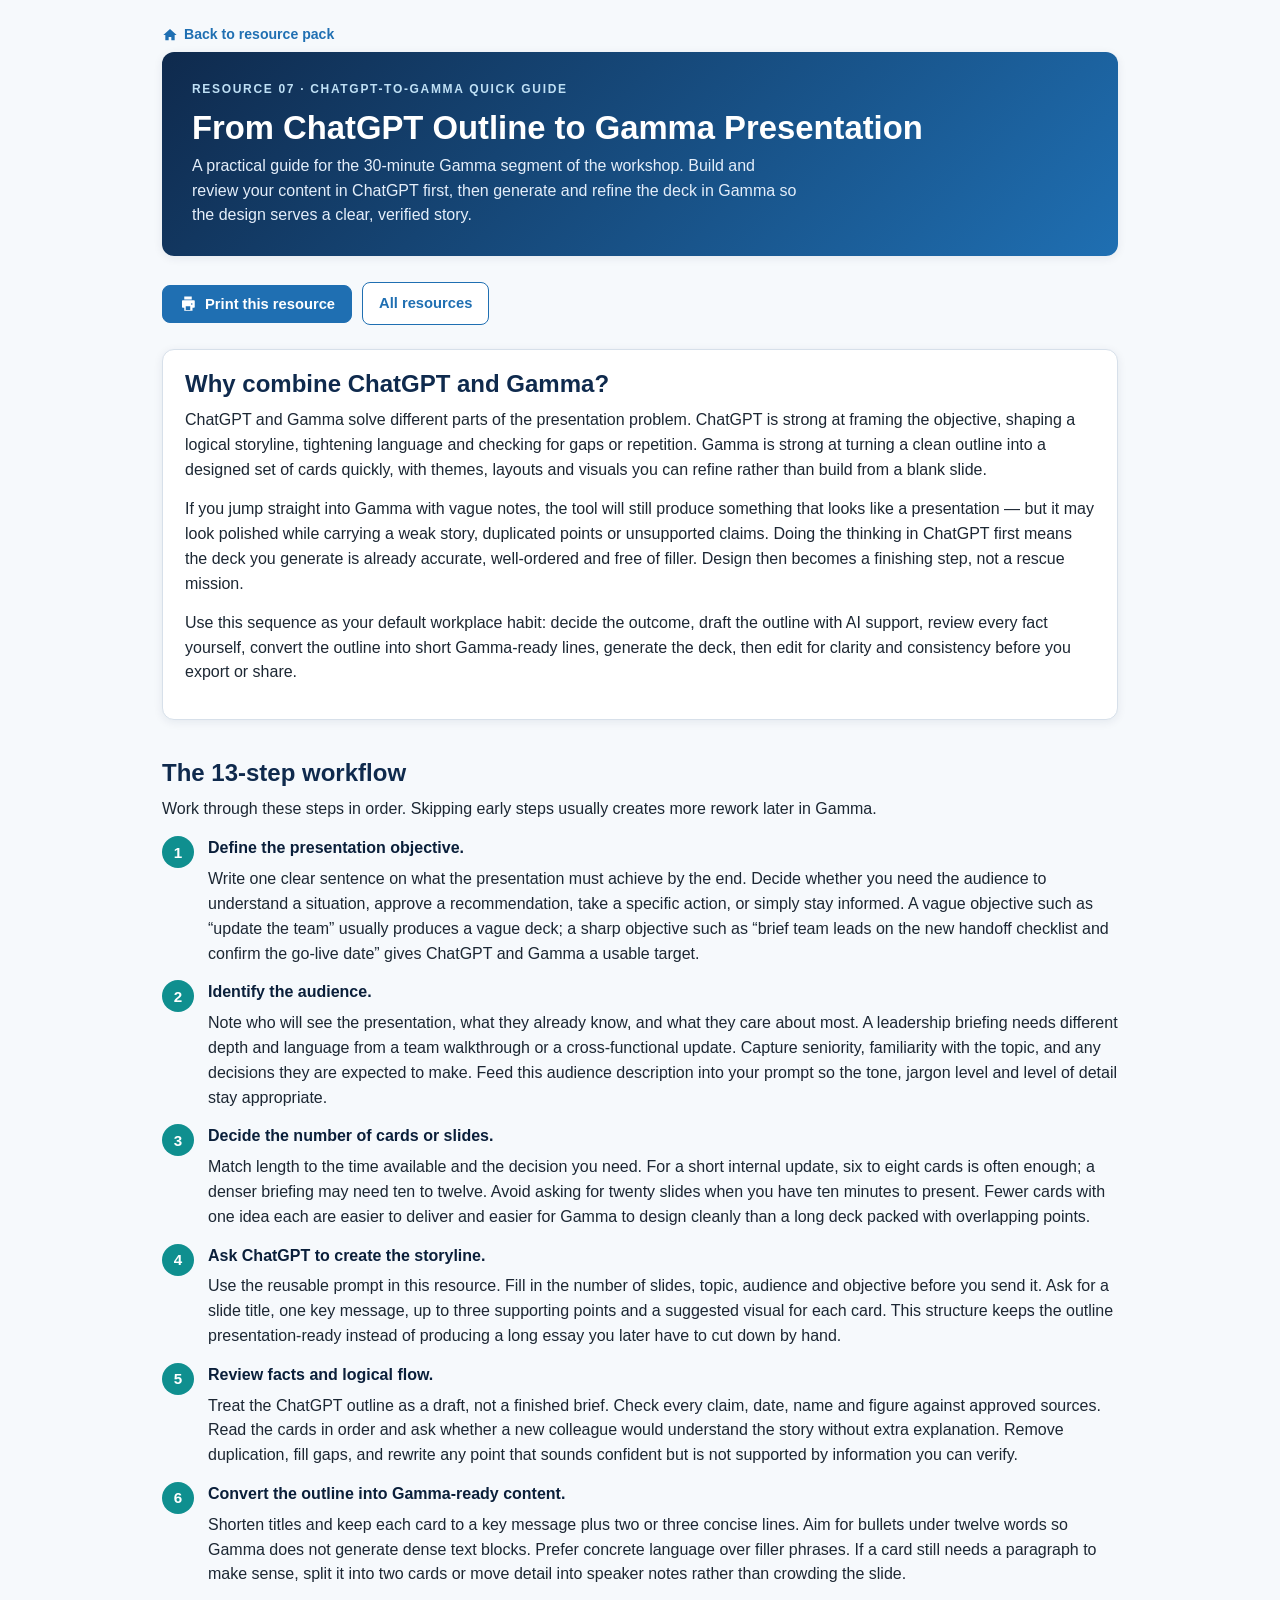
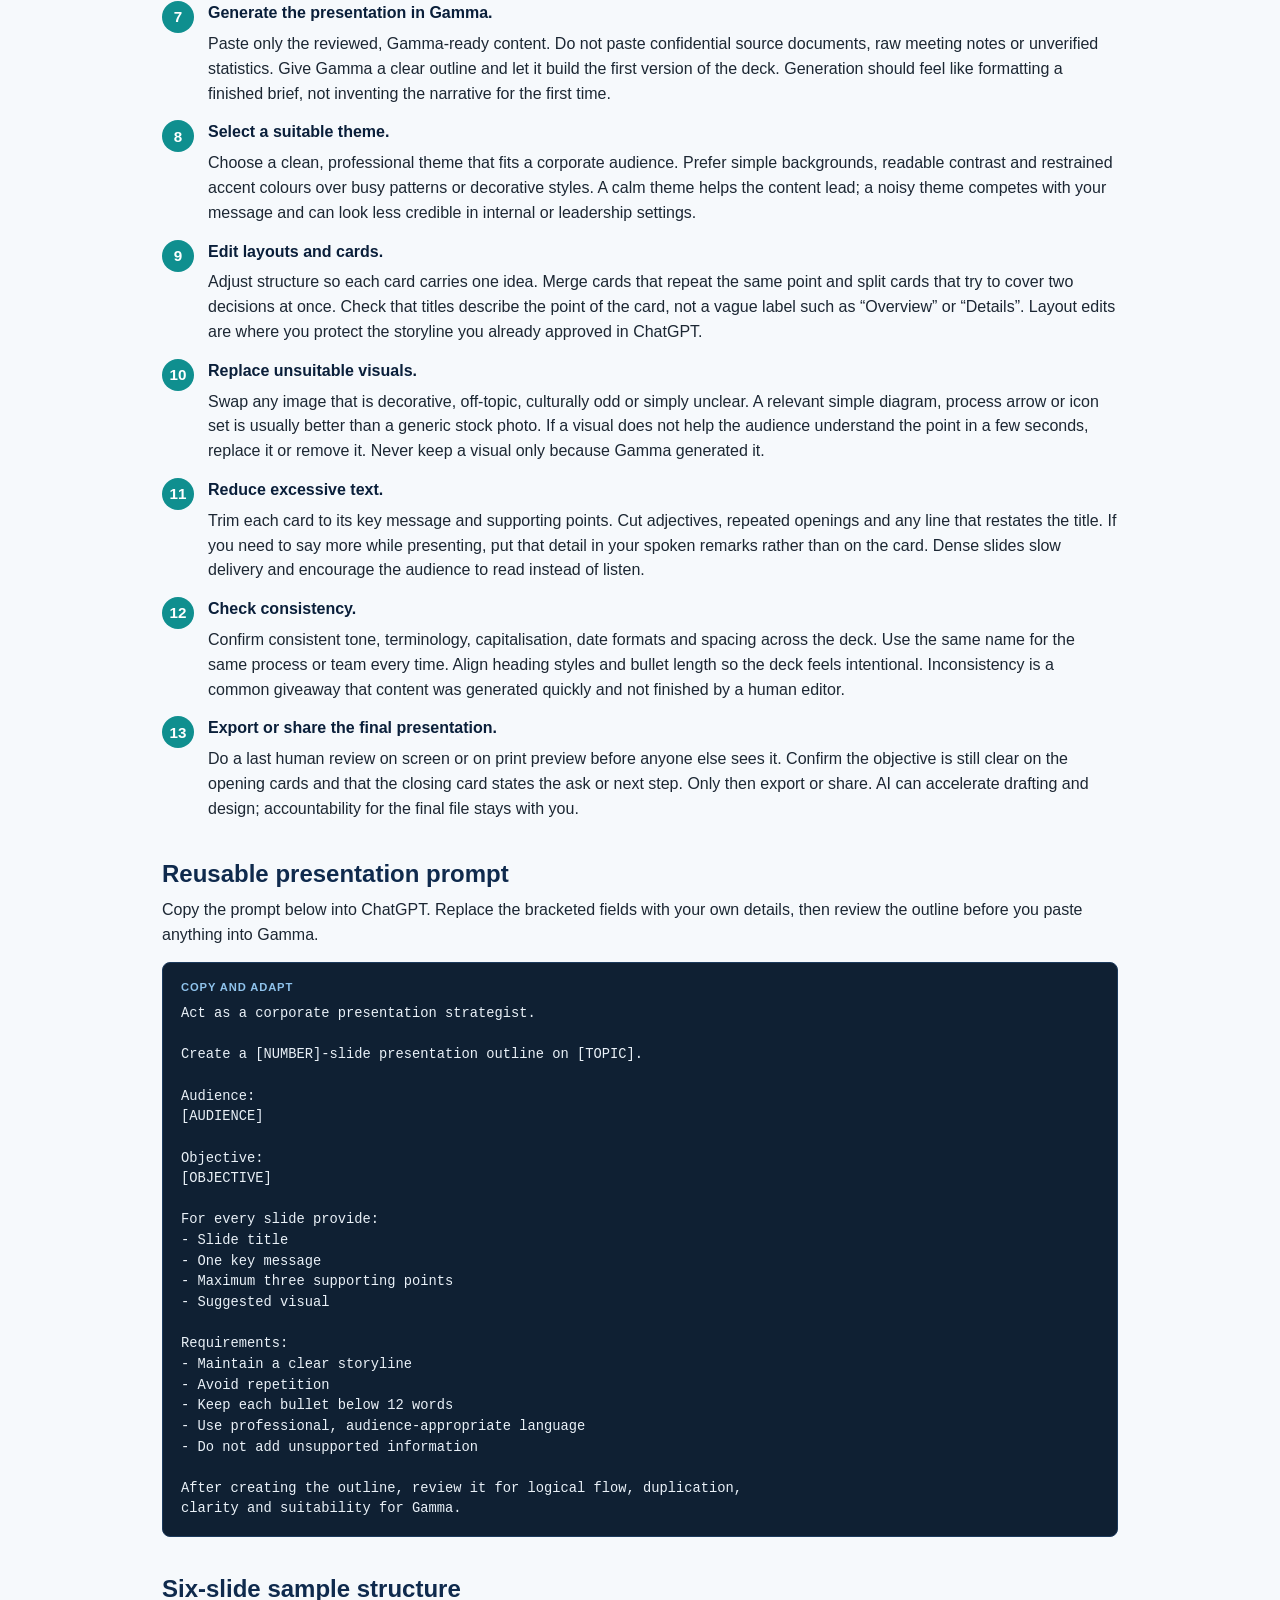
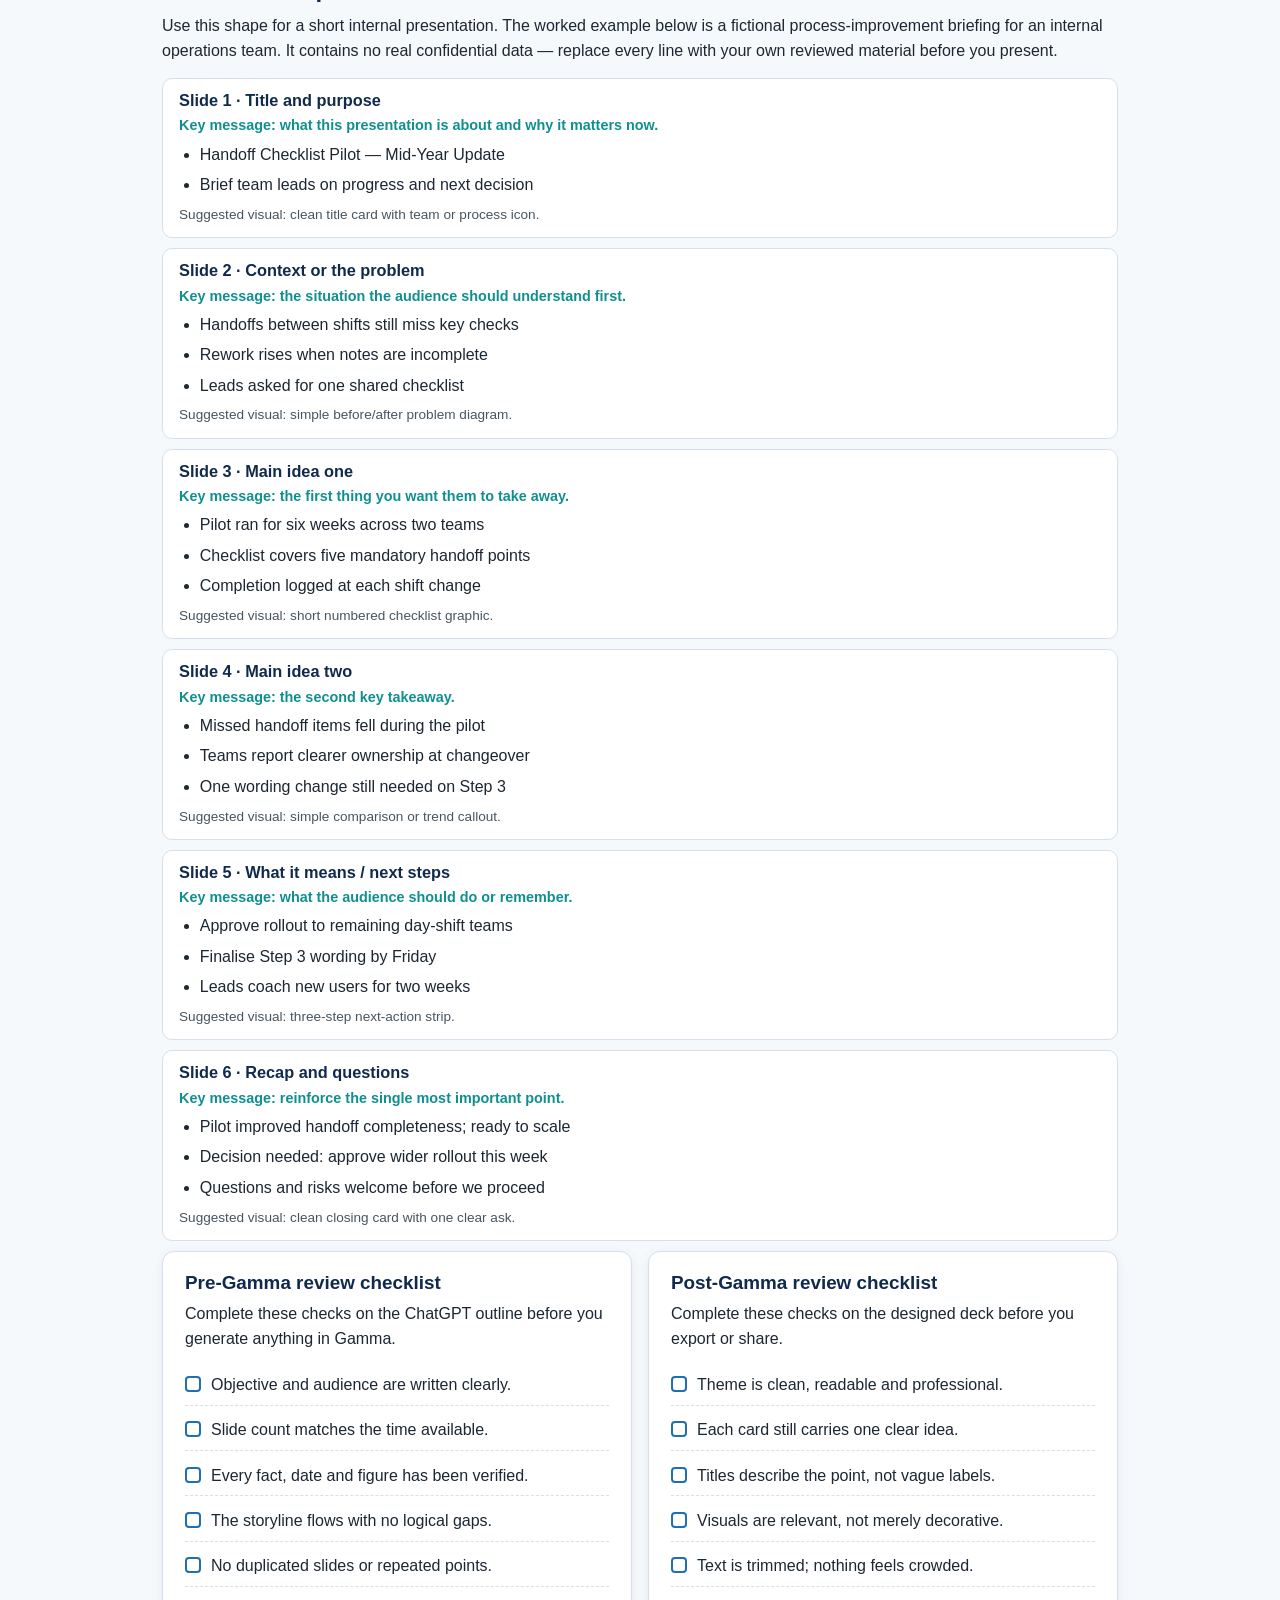
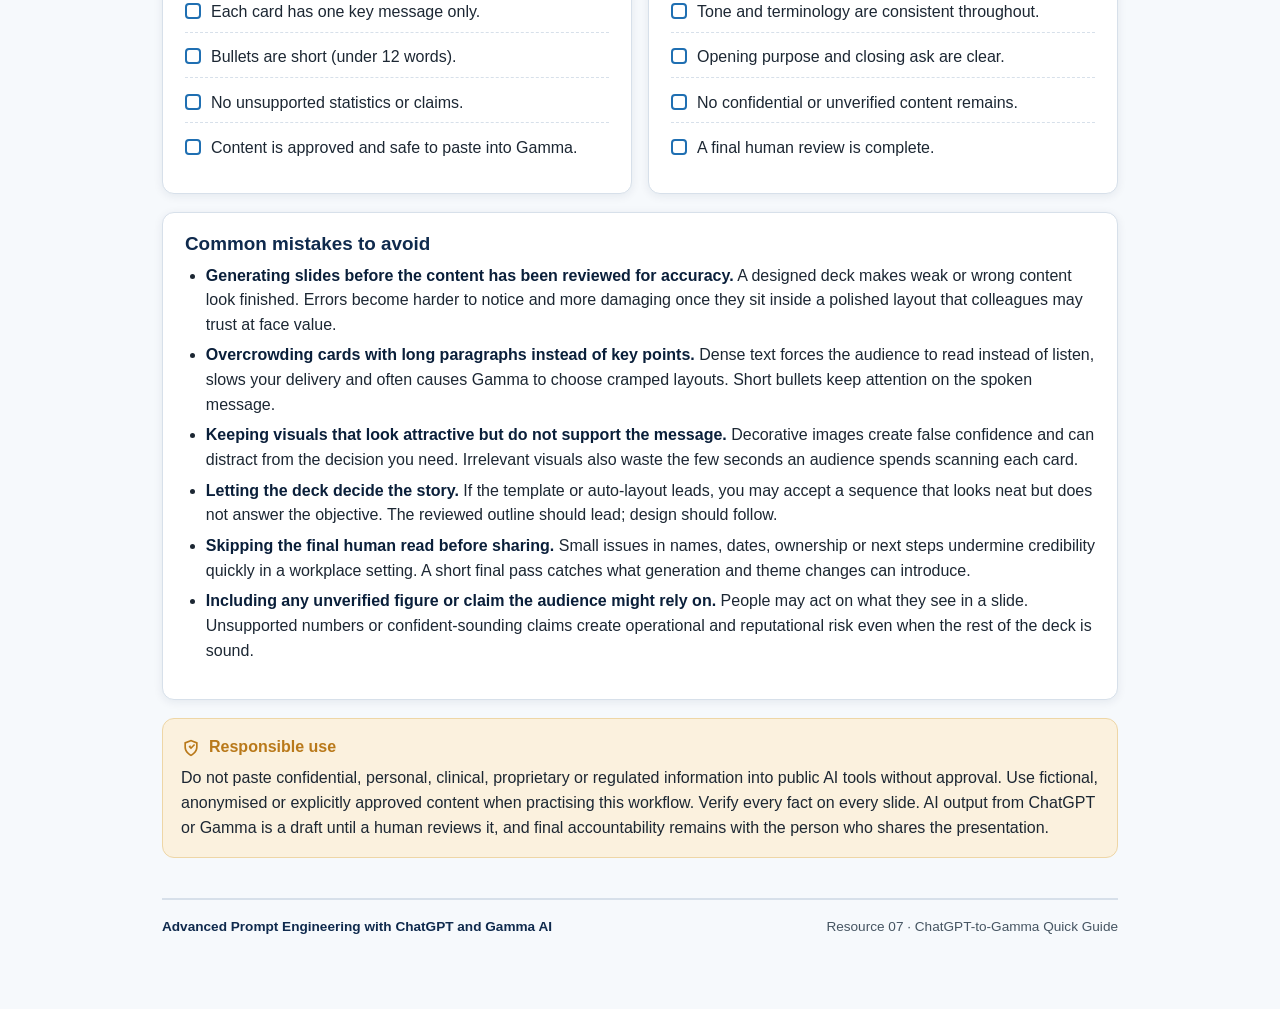
<file: resources/07_gamma_quick_guide.html>
<!DOCTYPE html>
<html lang="en-IN">
<head>
<meta charset="UTF-8">
<meta name="viewport" content="width=device-width, initial-scale=1.0">
<title>ChatGPT-to-Gamma Quick Guide &middot; Advanced Prompt Engineering</title>
<meta name="description" content="A practical 13-step guide to turning a ChatGPT outline into a polished Gamma presentation.">
<link rel="stylesheet" href="../assets/screen.css">
<link rel="stylesheet" href="../assets/print.css" media="print">
<style>
  .sample-slide { border:1px solid var(--line); border-radius:10px; padding:12px 16px; margin:10px 0; background:#fff; }
  .sample-slide h4 { margin:0 0 4px; color:var(--navy); }
  .sample-slide .msg { color:var(--teal); font-weight:700; font-size:0.9rem; }
  .sample-slide ul { margin:6px 0 0; }
  .sample-slide .visual { font-size:0.85rem; color:var(--ink-soft); margin-top:6px; }
  .steps li { margin-bottom: 14px; }
  .steps li p { margin: 6px 0 0; }
  @media print { @page{ size:A4 portrait; margin:13mm; } }
</style>
</head>
<body>
<div class="wrap">

  <a class="back-link no-print" href="../index.html">
    <svg class="icon" aria-hidden="true" style="width:16px;height:16px;fill:currentColor"><use href="../assets/icons.svg#home"></use></svg>
    Back to resource pack
  </a>

  <header class="doc-header">
    <div class="eyebrow">Resource 07 &middot; ChatGPT-to-Gamma Quick Guide</div>
    <h1>From ChatGPT Outline to Gamma Presentation</h1>
    <p>A practical guide for the 30-minute Gamma segment of the workshop. Build and review your content in
    ChatGPT first, then generate and refine the deck in Gamma so the design serves a clear, verified story.</p>
  </header>

  <div class="toolbar no-print">
    <button type="button" class="btn" onclick="window.print()">
      <svg class="icon" aria-hidden="true"><use href="../assets/icons.svg#print"></use></svg>
      Print this resource
    </button>
    <a class="btn secondary" href="../index.html">All resources</a>
  </div>

  <section class="card">
    <h2 style="margin-top:0">Why combine ChatGPT and Gamma?</h2>
    <p>ChatGPT and Gamma solve different parts of the presentation problem. ChatGPT is strong at framing the
    objective, shaping a logical storyline, tightening language and checking for gaps or repetition. Gamma is
    strong at turning a clean outline into a designed set of cards quickly, with themes, layouts and visuals
    you can refine rather than build from a blank slide.</p>
    <p>If you jump straight into Gamma with vague notes, the tool will still produce something that looks like a
    presentation &mdash; but it may look polished while carrying a weak story, duplicated points or unsupported
    claims. Doing the thinking in ChatGPT first means the deck you generate is already accurate, well-ordered
    and free of filler. Design then becomes a finishing step, not a rescue mission.</p>
    <p>Use this sequence as your default workplace habit: decide the outcome, draft the outline with AI support,
    review every fact yourself, convert the outline into short Gamma-ready lines, generate the deck, then edit
    for clarity and consistency before you export or share.</p>
  </section>

  <h2>The 13-step workflow</h2>
  <p>Work through these steps in order. Skipping early steps usually creates more rework later in Gamma.</p>

  <ol class="steps">
    <li>
      <strong>Define the presentation objective.</strong>
      <p>Write one clear sentence on what the presentation must achieve by the end. Decide whether you need the
      audience to understand a situation, approve a recommendation, take a specific action, or simply stay
      informed. A vague objective such as &ldquo;update the team&rdquo; usually produces a vague deck; a sharp
      objective such as &ldquo;brief team leads on the new handoff checklist and confirm the go-live date&rdquo;
      gives ChatGPT and Gamma a usable target.</p>
    </li>
    <li>
      <strong>Identify the audience.</strong>
      <p>Note who will see the presentation, what they already know, and what they care about most. A leadership
      briefing needs different depth and language from a team walkthrough or a cross-functional update. Capture
      seniority, familiarity with the topic, and any decisions they are expected to make. Feed this audience
      description into your prompt so the tone, jargon level and level of detail stay appropriate.</p>
    </li>
    <li>
      <strong>Decide the number of cards or slides.</strong>
      <p>Match length to the time available and the decision you need. For a short internal update, six to eight
      cards is often enough; a denser briefing may need ten to twelve. Avoid asking for twenty slides when you
      have ten minutes to present. Fewer cards with one idea each are easier to deliver and easier for Gamma to
      design cleanly than a long deck packed with overlapping points.</p>
    </li>
    <li>
      <strong>Ask ChatGPT to create the storyline.</strong>
      <p>Use the reusable prompt in this resource. Fill in the number of slides, topic, audience and objective
      before you send it. Ask for a slide title, one key message, up to three supporting points and a suggested
      visual for each card. This structure keeps the outline presentation-ready instead of producing a long essay
      you later have to cut down by hand.</p>
    </li>
    <li>
      <strong>Review facts and logical flow.</strong>
      <p>Treat the ChatGPT outline as a draft, not a finished brief. Check every claim, date, name and figure
      against approved sources. Read the cards in order and ask whether a new colleague would understand the story
      without extra explanation. Remove duplication, fill gaps, and rewrite any point that sounds confident but is
      not supported by information you can verify.</p>
    </li>
    <li>
      <strong>Convert the outline into Gamma-ready content.</strong>
      <p>Shorten titles and keep each card to a key message plus two or three concise lines. Aim for bullets under
      twelve words so Gamma does not generate dense text blocks. Prefer concrete language over filler phrases.
      If a card still needs a paragraph to make sense, split it into two cards or move detail into speaker notes
      rather than crowding the slide.</p>
    </li>
    <li>
      <strong>Generate the presentation in Gamma.</strong>
      <p>Paste only the reviewed, Gamma-ready content. Do not paste confidential source documents, raw meeting
      notes or unverified statistics. Give Gamma a clear outline and let it build the first version of the deck.
      Generation should feel like formatting a finished brief, not inventing the narrative for the first time.</p>
    </li>
    <li>
      <strong>Select a suitable theme.</strong>
      <p>Choose a clean, professional theme that fits a corporate audience. Prefer simple backgrounds, readable
      contrast and restrained accent colours over busy patterns or decorative styles. A calm theme helps the
      content lead; a noisy theme competes with your message and can look less credible in internal or leadership
      settings.</p>
    </li>
    <li>
      <strong>Edit layouts and cards.</strong>
      <p>Adjust structure so each card carries one idea. Merge cards that repeat the same point and split cards
      that try to cover two decisions at once. Check that titles describe the point of the card, not a vague
      label such as &ldquo;Overview&rdquo; or &ldquo;Details&rdquo;. Layout edits are where you protect the
      storyline you already approved in ChatGPT.</p>
    </li>
    <li>
      <strong>Replace unsuitable visuals.</strong>
      <p>Swap any image that is decorative, off-topic, culturally odd or simply unclear. A relevant simple diagram,
      process arrow or icon set is usually better than a generic stock photo. If a visual does not help the
      audience understand the point in a few seconds, replace it or remove it. Never keep a visual only because
      Gamma generated it.</p>
    </li>
    <li>
      <strong>Reduce excessive text.</strong>
      <p>Trim each card to its key message and supporting points. Cut adjectives, repeated openings and any line
      that restates the title. If you need to say more while presenting, put that detail in your spoken remarks
      rather than on the card. Dense slides slow delivery and encourage the audience to read instead of listen.</p>
    </li>
    <li>
      <strong>Check consistency.</strong>
      <p>Confirm consistent tone, terminology, capitalisation, date formats and spacing across the deck. Use the
      same name for the same process or team every time. Align heading styles and bullet length so the deck feels
      intentional. Inconsistency is a common giveaway that content was generated quickly and not finished by a
      human editor.</p>
    </li>
    <li>
      <strong>Export or share the final presentation.</strong>
      <p>Do a last human review on screen or on print preview before anyone else sees it. Confirm the objective is
      still clear on the opening cards and that the closing card states the ask or next step. Only then export or
      share. AI can accelerate drafting and design; accountability for the final file stays with you.</p>
    </li>
  </ol>

  <h2>Reusable presentation prompt</h2>
  <p>Copy the prompt below into ChatGPT. Replace the bracketed fields with your own details, then review the
  outline before you paste anything into Gamma.</p>

  <div class="prompt"><span class="prompt-label">Copy and adapt</span>Act as a corporate presentation strategist.

Create a [NUMBER]-slide presentation outline on [TOPIC].

Audience:
[AUDIENCE]

Objective:
[OBJECTIVE]

For every slide provide:
- Slide title
- One key message
- Maximum three supporting points
- Suggested visual

Requirements:
- Maintain a clear storyline
- Avoid repetition
- Keep each bullet below 12 words
- Use professional, audience-appropriate language
- Do not add unsupported information

After creating the outline, review it for logical flow, duplication,
clarity and suitability for Gamma.</div>

  <h2>Six-slide sample structure</h2>
  <p>Use this shape for a short internal presentation. The worked example below is a fictional process-improvement
  briefing for an internal operations team. It contains no real confidential data &mdash; replace every line with
  your own reviewed material before you present.</p>

  <div class="sample-slide">
    <h4>Slide 1 &middot; Title and purpose</h4>
    <div class="msg">Key message: what this presentation is about and why it matters now.</div>
    <ul>
      <li>Handoff Checklist Pilot &mdash; Mid-Year Update</li>
      <li>Brief team leads on progress and next decision</li>
    </ul>
    <div class="visual">Suggested visual: clean title card with team or process icon.</div>
  </div>

  <div class="sample-slide">
    <h4>Slide 2 &middot; Context or the problem</h4>
    <div class="msg">Key message: the situation the audience should understand first.</div>
    <ul>
      <li>Handoffs between shifts still miss key checks</li>
      <li>Rework rises when notes are incomplete</li>
      <li>Leads asked for one shared checklist</li>
    </ul>
    <div class="visual">Suggested visual: simple before/after problem diagram.</div>
  </div>

  <div class="sample-slide">
    <h4>Slide 3 &middot; Main idea one</h4>
    <div class="msg">Key message: the first thing you want them to take away.</div>
    <ul>
      <li>Pilot ran for six weeks across two teams</li>
      <li>Checklist covers five mandatory handoff points</li>
      <li>Completion logged at each shift change</li>
    </ul>
    <div class="visual">Suggested visual: short numbered checklist graphic.</div>
  </div>

  <div class="sample-slide">
    <h4>Slide 4 &middot; Main idea two</h4>
    <div class="msg">Key message: the second key takeaway.</div>
    <ul>
      <li>Missed handoff items fell during the pilot</li>
      <li>Teams report clearer ownership at changeover</li>
      <li>One wording change still needed on Step 3</li>
    </ul>
    <div class="visual">Suggested visual: simple comparison or trend callout.</div>
  </div>

  <div class="sample-slide">
    <h4>Slide 5 &middot; What it means / next steps</h4>
    <div class="msg">Key message: what the audience should do or remember.</div>
    <ul>
      <li>Approve rollout to remaining day-shift teams</li>
      <li>Finalise Step 3 wording by Friday</li>
      <li>Leads coach new users for two weeks</li>
    </ul>
    <div class="visual">Suggested visual: three-step next-action strip.</div>
  </div>

  <div class="sample-slide">
    <h4>Slide 6 &middot; Recap and questions</h4>
    <div class="msg">Key message: reinforce the single most important point.</div>
    <ul>
      <li>Pilot improved handoff completeness; ready to scale</li>
      <li>Decision needed: approve wider rollout this week</li>
      <li>Questions and risks welcome before we proceed</li>
    </ul>
    <div class="visual">Suggested visual: clean closing card with one clear ask.</div>
  </div>

  <div class="grid cols-2">
    <div class="card">
      <h3>Pre-Gamma review checklist</h3>
      <p>Complete these checks on the ChatGPT outline before you generate anything in Gamma.</p>
      <ul class="checklist">
        <li><span class="checkbox"></span> Objective and audience are written clearly.</li>
        <li><span class="checkbox"></span> Slide count matches the time available.</li>
        <li><span class="checkbox"></span> Every fact, date and figure has been verified.</li>
        <li><span class="checkbox"></span> The storyline flows with no logical gaps.</li>
        <li><span class="checkbox"></span> No duplicated slides or repeated points.</li>
        <li><span class="checkbox"></span> Each card has one key message only.</li>
        <li><span class="checkbox"></span> Bullets are short (under 12 words).</li>
        <li><span class="checkbox"></span> No unsupported statistics or claims.</li>
        <li><span class="checkbox"></span> Content is approved and safe to paste into Gamma.</li>
      </ul>
    </div>
    <div class="card">
      <h3>Post-Gamma review checklist</h3>
      <p>Complete these checks on the designed deck before you export or share.</p>
      <ul class="checklist">
        <li><span class="checkbox"></span> Theme is clean, readable and professional.</li>
        <li><span class="checkbox"></span> Each card still carries one clear idea.</li>
        <li><span class="checkbox"></span> Titles describe the point, not vague labels.</li>
        <li><span class="checkbox"></span> Visuals are relevant, not merely decorative.</li>
        <li><span class="checkbox"></span> Text is trimmed; nothing feels crowded.</li>
        <li><span class="checkbox"></span> Tone and terminology are consistent throughout.</li>
        <li><span class="checkbox"></span> Opening purpose and closing ask are clear.</li>
        <li><span class="checkbox"></span> No confidential or unverified content remains.</li>
        <li><span class="checkbox"></span> A final human review is complete.</li>
      </ul>
    </div>
  </div>

  <div class="card">
    <h3>Common mistakes to avoid</h3>
    <ul>
      <li><strong>Generating slides before the content has been reviewed for accuracy.</strong> A designed deck
      makes weak or wrong content look finished. Errors become harder to notice and more damaging once they sit
      inside a polished layout that colleagues may trust at face value.</li>
      <li><strong>Overcrowding cards with long paragraphs instead of key points.</strong> Dense text forces the
      audience to read instead of listen, slows your delivery and often causes Gamma to choose cramped layouts.
      Short bullets keep attention on the spoken message.</li>
      <li><strong>Keeping visuals that look attractive but do not support the message.</strong> Decorative images
      create false confidence and can distract from the decision you need. Irrelevant visuals also waste the few
      seconds an audience spends scanning each card.</li>
      <li><strong>Letting the deck decide the story.</strong> If the template or auto-layout leads, you may accept
      a sequence that looks neat but does not answer the objective. The reviewed outline should lead; design should
      follow.</li>
      <li><strong>Skipping the final human read before sharing.</strong> Small issues in names, dates, ownership
      or next steps undermine credibility quickly in a workplace setting. A short final pass catches what generation
      and theme changes can introduce.</li>
      <li><strong>Including any unverified figure or claim the audience might rely on.</strong> People may act on
      what they see in a slide. Unsupported numbers or confident-sounding claims create operational and
      reputational risk even when the rest of the deck is sound.</li>
    </ul>
  </div>

  <div class="box warning">
    <div class="box-title"><svg class="icon" aria-hidden="true"><use href="../assets/icons.svg#shield"></use></svg>Responsible use</div>
    Do not paste confidential, personal, clinical, proprietary or regulated information into public AI tools
    without approval. Use fictional, anonymised or explicitly approved content when practising this workflow.
    Verify every fact on every slide. AI output from ChatGPT or Gamma is a draft until a human reviews it, and
    final accountability remains with the person who shares the presentation.
  </div>

  <footer class="doc-footer">
    <span class="brand">Advanced Prompt Engineering with ChatGPT and Gamma AI</span>
    <span>Resource 07 &middot; ChatGPT-to-Gamma Quick Guide</span>
  </footer>

</div>
<script>
  if (new URLSearchParams(location.search).get('print') === '1') {
    window.addEventListener('load', function () { setTimeout(function(){ window.print(); }, 300); });
  }
</script>
</body>
</html>
</file>
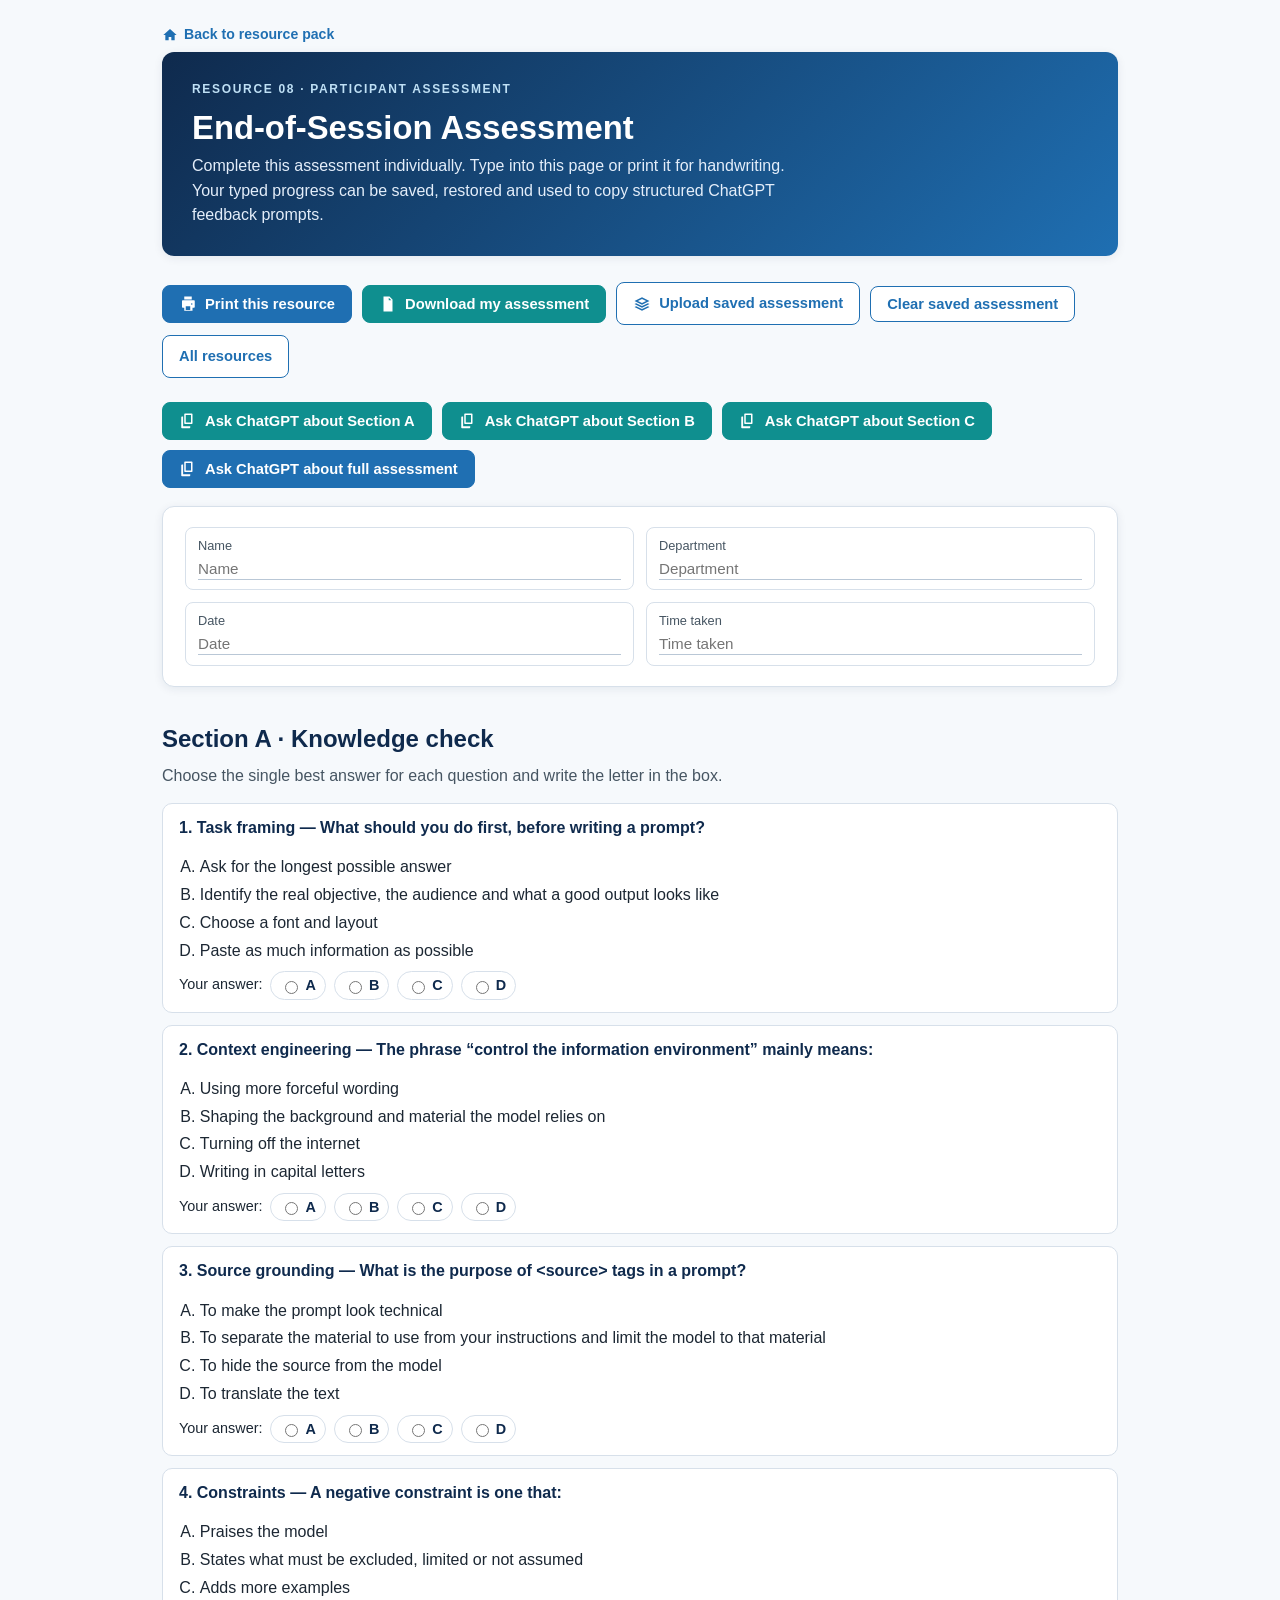
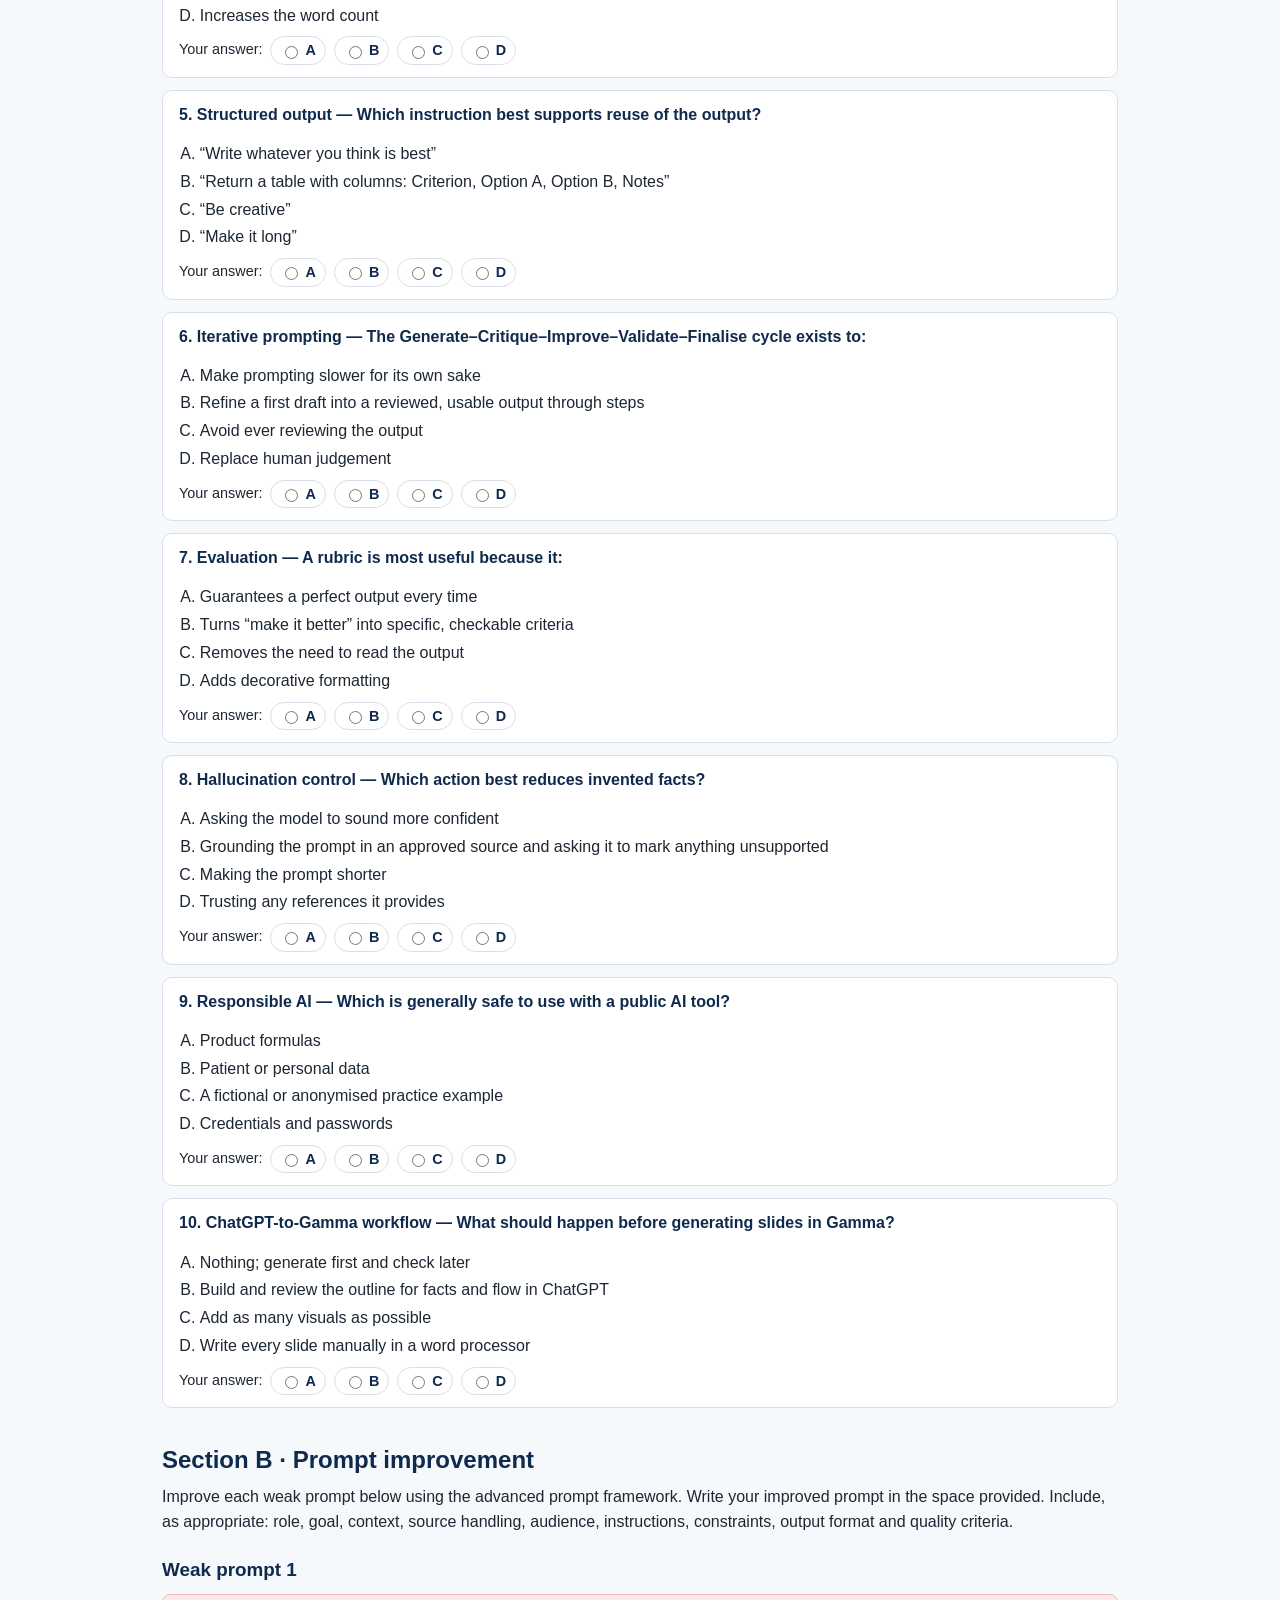
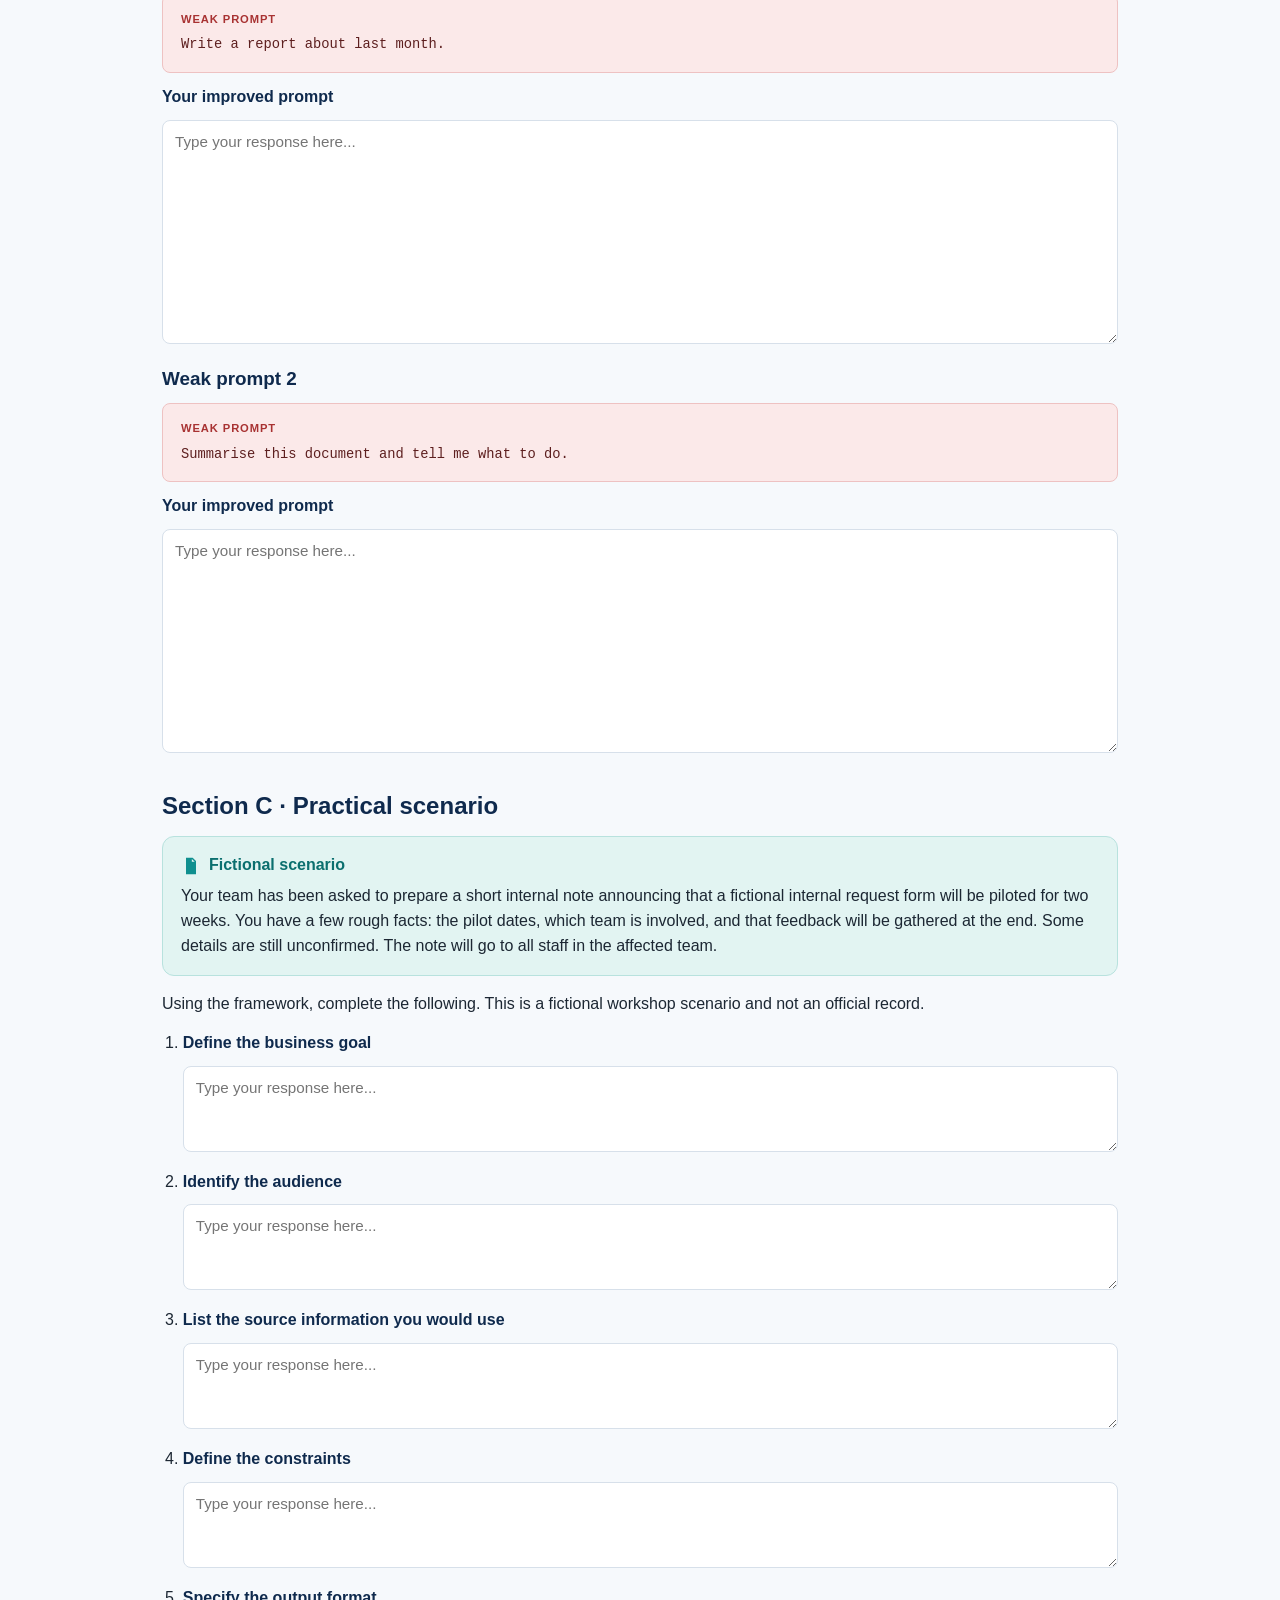
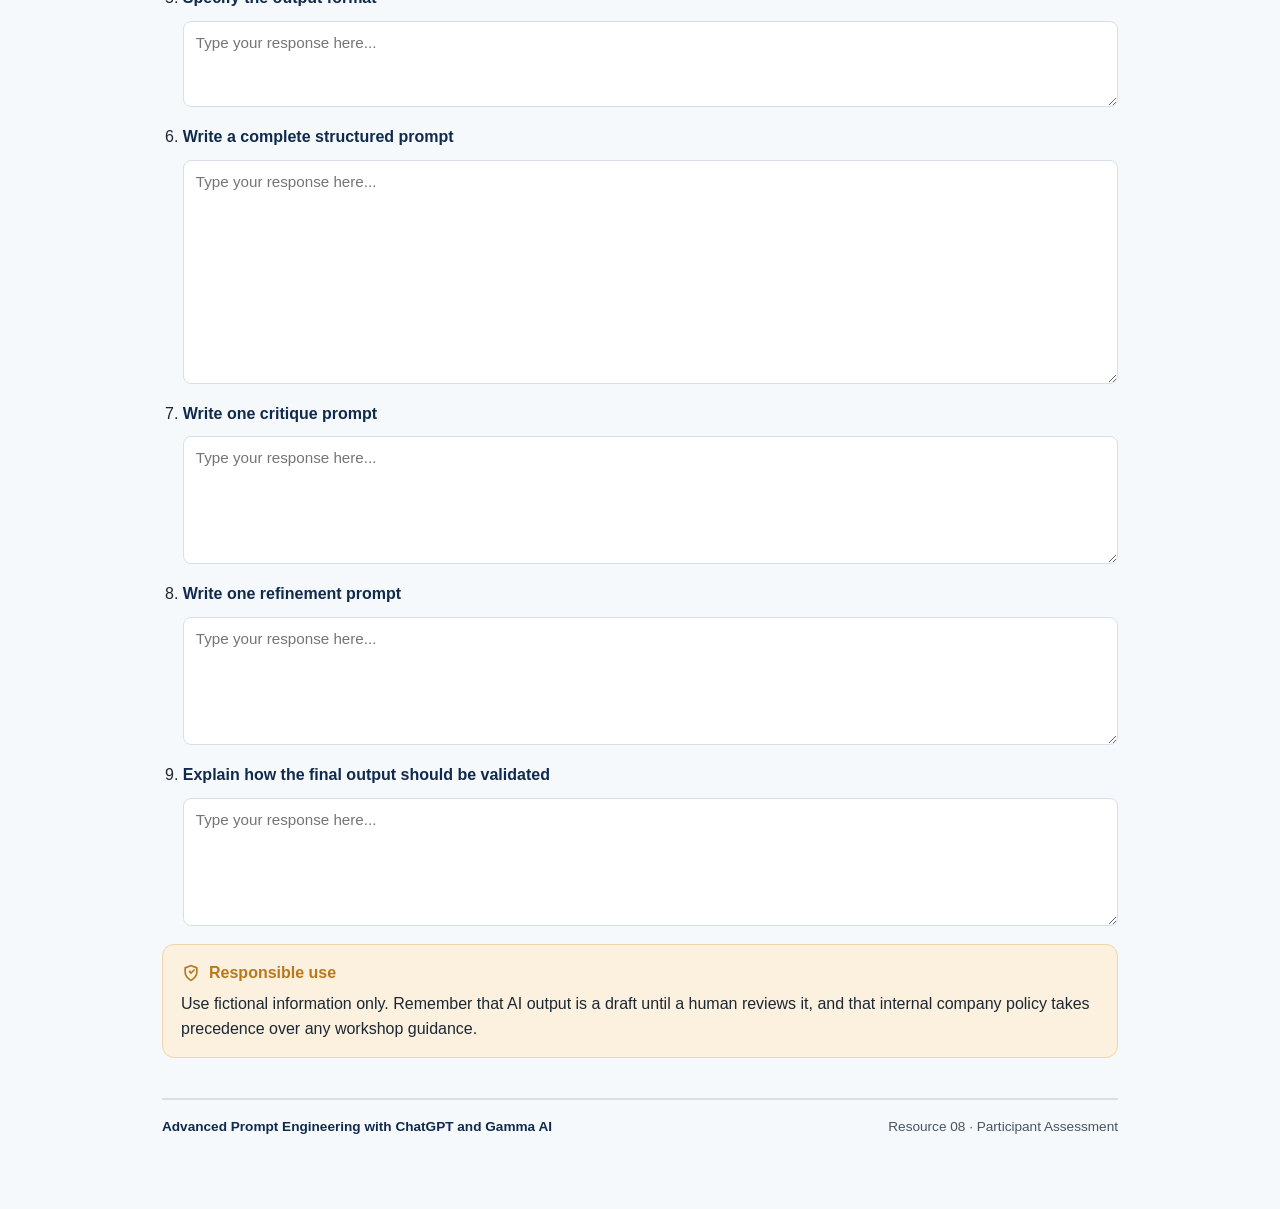
<file: resources/08_participant_assessment.html>
<!DOCTYPE html>
<html lang="en-IN">
<head>
<meta charset="UTF-8">
<meta name="viewport" content="width=device-width, initial-scale=1.0">
<title>Participant Assessment &middot; Advanced Prompt Engineering</title>
<meta name="description" content="End-of-session participant assessment for the advanced prompt engineering workshop.">
<link rel="stylesheet" href="../assets/screen.css">
<link rel="stylesheet" href="../assets/print.css" media="print">
<style>
  .mcq { border:1px solid var(--line); border-radius:10px; padding:12px 16px; margin:12px 0; background:#fff; }
  .mcq .q { font-weight:700; color:var(--navy); }
  .mcq ol { list-style: upper-alpha; margin:8px 0 0; }
  .mcq ol li { margin-bottom:3px; }
  .answer-line { margin-top:8px; font-size:0.9rem; }
  .answer-line .blank { display:inline-block; border-bottom:1.5px solid var(--line-strong); width:70px; }
  .identity { display:grid; grid-template-columns:1fr 1fr; gap:12px; }
  .identity .field { border:1px solid var(--line); border-radius:8px; padding:8px 12px; }
  .identity .field span { font-size:0.8rem; color:var(--ink-soft); display:block; }
  .identity .field .line { border-bottom:1px solid var(--line-strong); height:20px; }
  .assessment-status { min-height:24px; display:flex; align-items:center; color:var(--ink-soft); font-size:0.88rem; font-weight:600; }
  .assessment-status.ok { color:var(--green); }
  .assessment-status.error { color:var(--rose); }
  .fillable-input {
    width:100%;
    font-family:var(--font);
    font-size:0.95rem;
    line-height:1.45;
    color:var(--ink);
    border:1px solid var(--line);
    border-radius:8px;
    padding:10px 12px;
    resize:vertical;
    overflow:hidden;
    background:#fff;
  }
  .identity-input {
    width:100%;
    font-family:var(--font);
    font-size:0.95rem;
    color:var(--ink);
    border:0;
    border-bottom:1px solid var(--line-strong);
    padding:4px 0 2px;
    outline:none;
    background:#fff;
  }
  textarea.write-lines.fillable-input { display:block; min-height:128px; }
  textarea.write-lines.short { min-height:64px; }
  textarea.write-lines.tall { min-height:224px; }
  .mcq-answer-options { display:inline-flex; flex-wrap:wrap; gap:8px; margin-left:8px; vertical-align:middle; }
  .mcq-choice {
    display:inline-flex;
    align-items:center;
    gap:4px;
    border:1px solid var(--line);
    border-radius:999px;
    padding:2px 9px;
    font-weight:700;
    color:var(--navy);
    background:#fff;
  }
  .mcq-choice input { accent-color:var(--blue); }
  .assessment-actions {
    display:flex;
    flex-wrap:wrap;
    gap:10px;
    align-items:center;
    margin:18px 0;
  }
  .assessment-actions .btn .icon { width:18px; height:18px; fill:currentColor; }
  @media print {
    @page{ size:A4 portrait; margin:13mm; }
    .mcq{ break-inside:avoid; }
    .assessment-status,
    .assessment-actions { display:none !important; }
    .identity-input,
    .fillable-input,
    textarea.write-lines.fillable-input {
      color:#000 !important;
      background:#fff !important;
      border:1px solid #c7d2de !important;
      box-shadow:none !important;
      resize:none;
      overflow:hidden;
      white-space:pre-wrap;
    }
    .identity-input {
      border-width:0 0 1px !important;
      border-radius:0 !important;
    }
    .mcq-choice { border:0; padding:0 8px 0 0; }
  }
  @media (max-width:820px){ .identity{ grid-template-columns:1fr; } }
</style>
</head>
<body>
<div class="wrap">

  <a class="back-link no-print" href="../index.html">
    <svg class="icon" aria-hidden="true" style="width:16px;height:16px;fill:currentColor"><use href="../assets/icons.svg#home"></use></svg>
    Back to resource pack
  </a>

  <header class="doc-header">
    <div class="eyebrow">Resource 08 &middot; Participant Assessment</div>
    <h1>End-of-Session Assessment</h1>
    <p>Complete this assessment individually. Type into this page or print it for handwriting. Your typed
    progress can be saved, restored and used to copy structured ChatGPT feedback prompts.</p>
  </header>

  <div class="toolbar no-print">
    <button type="button" class="btn" onclick="window.print()">
      <svg class="icon" aria-hidden="true"><use href="../assets/icons.svg#print"></use></svg>
      Print this resource
    </button>
    <button type="button" class="btn teal" id="download-assessment">
      <svg class="icon" aria-hidden="true"><use href="../assets/icons.svg#doc"></use></svg>
      Download my assessment
    </button>
    <label class="btn secondary" for="upload-assessment">
      <svg class="icon" aria-hidden="true"><use href="../assets/icons.svg#layers"></use></svg>
      Upload saved assessment
    </label>
    <input type="file" id="upload-assessment" accept="application/json,.json" hidden>
    <button type="button" class="btn secondary" id="clear-assessment">
      Clear saved assessment
    </button>
    <a class="btn secondary" href="../index.html">All resources</a>
    <span class="assessment-status" id="assessment-status" role="status" aria-live="polite"></span>
  </div>

  <div class="assessment-actions no-print" aria-label="Assessment feedback prompts">
    <button type="button" class="btn teal ask-assessment-btn" data-prompt-scope="section-a">
      <svg class="icon" aria-hidden="true"><use href="../assets/icons.svg#copy"></use></svg>
      Ask ChatGPT about Section A
    </button>
    <button type="button" class="btn teal ask-assessment-btn" data-prompt-scope="section-b">
      <svg class="icon" aria-hidden="true"><use href="../assets/icons.svg#copy"></use></svg>
      Ask ChatGPT about Section B
    </button>
    <button type="button" class="btn teal ask-assessment-btn" data-prompt-scope="section-c">
      <svg class="icon" aria-hidden="true"><use href="../assets/icons.svg#copy"></use></svg>
      Ask ChatGPT about Section C
    </button>
    <button type="button" class="btn ask-assessment-btn" data-prompt-scope="full">
      <svg class="icon" aria-hidden="true"><use href="../assets/icons.svg#copy"></use></svg>
      Ask ChatGPT about full assessment
    </button>
  </div>

  <section class="card">
    <div class="identity">
      <div class="field"><span>Name</span><div class="line"></div></div>
      <div class="field"><span>Department</span><div class="line"></div></div>
      <div class="field"><span>Date</span><div class="line"></div></div>
      <div class="field"><span>Time taken</span><div class="line"></div></div>
    </div>
  </section>

  <!-- ===================== SECTION A ===================== -->
  <h2>Section A &middot; Knowledge check</h2>
  <p class="muted">Choose the single best answer for each question and write the letter in the box.</p>

  <div class="mcq">
    <p class="q">1. Task framing &mdash; What should you do first, before writing a prompt?</p>
    <ol>
      <li>Ask for the longest possible answer</li>
      <li>Identify the real objective, the audience and what a good output looks like</li>
      <li>Choose a font and layout</li>
      <li>Paste as much information as possible</li>
    </ol>
    <div class="answer-line">Your answer: <span class="blank"></span></div>
  </div>

  <div class="mcq">
    <p class="q">2. Context engineering &mdash; The phrase &ldquo;control the information environment&rdquo; mainly means:</p>
    <ol>
      <li>Using more forceful wording</li>
      <li>Shaping the background and material the model relies on</li>
      <li>Turning off the internet</li>
      <li>Writing in capital letters</li>
    </ol>
    <div class="answer-line">Your answer: <span class="blank"></span></div>
  </div>

  <div class="mcq">
    <p class="q">3. Source grounding &mdash; What is the purpose of &lt;source&gt; tags in a prompt?</p>
    <ol>
      <li>To make the prompt look technical</li>
      <li>To separate the material to use from your instructions and limit the model to that material</li>
      <li>To hide the source from the model</li>
      <li>To translate the text</li>
    </ol>
    <div class="answer-line">Your answer: <span class="blank"></span></div>
  </div>

  <div class="mcq">
    <p class="q">4. Constraints &mdash; A negative constraint is one that:</p>
    <ol>
      <li>Praises the model</li>
      <li>States what must be excluded, limited or not assumed</li>
      <li>Adds more examples</li>
      <li>Increases the word count</li>
    </ol>
    <div class="answer-line">Your answer: <span class="blank"></span></div>
  </div>

  <div class="mcq">
    <p class="q">5. Structured output &mdash; Which instruction best supports reuse of the output?</p>
    <ol>
      <li>&ldquo;Write whatever you think is best&rdquo;</li>
      <li>&ldquo;Return a table with columns: Criterion, Option A, Option B, Notes&rdquo;</li>
      <li>&ldquo;Be creative&rdquo;</li>
      <li>&ldquo;Make it long&rdquo;</li>
    </ol>
    <div class="answer-line">Your answer: <span class="blank"></span></div>
  </div>

  <div class="mcq">
    <p class="q">6. Iterative prompting &mdash; The Generate&ndash;Critique&ndash;Improve&ndash;Validate&ndash;Finalise cycle exists to:</p>
    <ol>
      <li>Make prompting slower for its own sake</li>
      <li>Refine a first draft into a reviewed, usable output through steps</li>
      <li>Avoid ever reviewing the output</li>
      <li>Replace human judgement</li>
    </ol>
    <div class="answer-line">Your answer: <span class="blank"></span></div>
  </div>

  <div class="mcq">
    <p class="q">7. Evaluation &mdash; A rubric is most useful because it:</p>
    <ol>
      <li>Guarantees a perfect output every time</li>
      <li>Turns &ldquo;make it better&rdquo; into specific, checkable criteria</li>
      <li>Removes the need to read the output</li>
      <li>Adds decorative formatting</li>
    </ol>
    <div class="answer-line">Your answer: <span class="blank"></span></div>
  </div>

  <div class="mcq">
    <p class="q">8. Hallucination control &mdash; Which action best reduces invented facts?</p>
    <ol>
      <li>Asking the model to sound more confident</li>
      <li>Grounding the prompt in an approved source and asking it to mark anything unsupported</li>
      <li>Making the prompt shorter</li>
      <li>Trusting any references it provides</li>
    </ol>
    <div class="answer-line">Your answer: <span class="blank"></span></div>
  </div>

  <div class="mcq">
    <p class="q">9. Responsible AI &mdash; Which is generally safe to use with a public AI tool?</p>
    <ol>
      <li>Product formulas</li>
      <li>Patient or personal data</li>
      <li>A fictional or anonymised practice example</li>
      <li>Credentials and passwords</li>
    </ol>
    <div class="answer-line">Your answer: <span class="blank"></span></div>
  </div>

  <div class="mcq">
    <p class="q">10. ChatGPT-to-Gamma workflow &mdash; What should happen before generating slides in Gamma?</p>
    <ol>
      <li>Nothing; generate first and check later</li>
      <li>Build and review the outline for facts and flow in ChatGPT</li>
      <li>Add as many visuals as possible</li>
      <li>Write every slide manually in a word processor</li>
    </ol>
    <div class="answer-line">Your answer: <span class="blank"></span></div>
  </div>

  <!-- ===================== SECTION B ===================== -->
  <h2 class="page-break">Section B &middot; Prompt improvement</h2>
  <p>Improve each weak prompt below using the advanced prompt framework. Write your improved prompt in the space
  provided. Include, as appropriate: role, goal, context, source handling, audience, instructions, constraints,
  output format and quality criteria.</p>

  <h3>Weak prompt 1</h3>
  <div class="prompt weak"><span class="prompt-label">Weak prompt</span>Write a report about last month.</div>
  <p class="field-label">Your improved prompt</p>
  <div class="write-lines tall"></div>

  <h3>Weak prompt 2</h3>
  <div class="prompt weak"><span class="prompt-label">Weak prompt</span>Summarise this document and tell me what to do.</div>
  <p class="field-label">Your improved prompt</p>
  <div class="write-lines tall"></div>

  <!-- ===================== SECTION C ===================== -->
  <h2 class="page-break">Section C &middot; Practical scenario</h2>
  <div class="box tip">
    <div class="box-title"><svg class="icon" aria-hidden="true"><use href="../assets/icons.svg#doc"></use></svg>Fictional scenario</div>
    Your team has been asked to prepare a short internal note announcing that a fictional internal request form
    will be piloted for two weeks. You have a few rough facts: the pilot dates, which team is involved, and that
    feedback will be gathered at the end. Some details are still unconfirmed. The note will go to all staff in
    the affected team.
  </div>

  <p>Using the framework, complete the following. This is a fictional workshop scenario and not an official
  record.</p>

  <ol>
    <li><span class="field-label">Define the business goal</span><div class="write-lines short"></div></li>
    <li><span class="field-label">Identify the audience</span><div class="write-lines short"></div></li>
    <li><span class="field-label">List the source information you would use</span><div class="write-lines short"></div></li>
    <li><span class="field-label">Define the constraints</span><div class="write-lines short"></div></li>
    <li><span class="field-label">Specify the output format</span><div class="write-lines short"></div></li>
    <li><span class="field-label">Write a complete structured prompt</span><div class="write-lines tall"></div></li>
    <li><span class="field-label">Write one critique prompt</span><div class="write-lines"></div></li>
    <li><span class="field-label">Write one refinement prompt</span><div class="write-lines"></div></li>
    <li><span class="field-label">Explain how the final output should be validated</span><div class="write-lines"></div></li>
  </ol>

  <div class="box warning">
    <div class="box-title"><svg class="icon" aria-hidden="true"><use href="../assets/icons.svg#shield"></use></svg>Responsible use</div>
    Use fictional information only. Remember that AI output is a draft until a human reviews it, and that internal
    company policy takes precedence over any workshop guidance.
  </div>

  <footer class="doc-footer">
    <span class="brand">Advanced Prompt Engineering with ChatGPT and Gamma AI</span>
    <span>Resource 08 &middot; Participant Assessment</span>
  </footer>

</div>
<script>
  (function () {
    var STORAGE_KEY = 'ajanta-participant-assessment-v1';
    var RESOURCE = 'participant-assessment';
    var VERSION = 1;
    var ANSWER_KEY = {
      q1: 'B',
      q2: 'B',
      q3: 'B',
      q4: 'B',
      q5: 'B',
      q6: 'B',
      q7: 'B',
      q8: 'B',
      q9: 'C',
      q10: 'B'
    };
    var statusEl;
    var saveTimer;
    var fieldCounts = {};

    function initAssessment() {
      statusEl = document.getElementById('assessment-status');
      enhanceIdentity();
      enhanceMcqs();
      enhanceWriteAreas();
      bindControls();
      bindPromptButtons();
      bindAutosave();
      loadLocalAssessment();
      autosizeAll();
    }

    function enhanceIdentity() {
      document.querySelectorAll('.identity .field').forEach(function (field) {
        var labelEl = field.querySelector('span');
        var line = field.querySelector('.line');
        if (!labelEl || !line || field.querySelector('input')) return;
        var label = cleanText(labelEl.textContent);
        var input = document.createElement('input');
        input.type = 'text';
        input.className = 'identity-input';
        input.setAttribute('data-identity', slug(label));
        input.setAttribute('data-label', label);
        input.setAttribute('aria-label', label);
        input.placeholder = label;
        line.replaceWith(input);
      });
    }

    function enhanceMcqs() {
      document.querySelectorAll('.mcq').forEach(function (mcq, index) {
        var qNum = index + 1;
        var field = 'q' + qNum;
        var question = cleanText((mcq.querySelector('.q') || {}).textContent || '');
        var answerLine = mcq.querySelector('.answer-line');
        if (!answerLine || answerLine.querySelector('input')) return;

        var options = document.createElement('span');
        options.className = 'mcq-answer-options';
        ['A', 'B', 'C', 'D'].forEach(function (letter) {
          var label = document.createElement('label');
          label.className = 'mcq-choice';
          var radio = document.createElement('input');
          radio.type = 'radio';
          radio.name = 'assessment-' + field;
          radio.value = letter;
          radio.setAttribute('data-section', 'section-a');
          radio.setAttribute('data-field', field);
          radio.setAttribute('data-label', 'Q' + qNum + '. ' + question);
          radio.setAttribute('aria-label', 'Question ' + qNum + ' answer ' + letter);
          label.appendChild(radio);
          label.appendChild(document.createTextNode(letter));
          options.appendChild(label);
        });

        answerLine.textContent = 'Your answer:';
        answerLine.appendChild(options);
      });
    }

    function enhanceWriteAreas() {
      fieldCounts = { 'section-b': {}, 'section-c': {} };
      document.querySelectorAll('.write-lines').forEach(function (slot) {
        if (slot.tagName.toLowerCase() === 'textarea') return;
        var section = findSection(slot);
        var label = findFieldLabel(slot, section);
        var field = uniqueField(section, label);
        var textarea = document.createElement('textarea');
        textarea.className = slot.className + ' fillable-input';
        textarea.setAttribute('data-section', section);
        textarea.setAttribute('data-field', field);
        textarea.setAttribute('data-label', label);
        textarea.setAttribute('aria-label', label);
        textarea.placeholder = 'Type your response here...';
        textarea.rows = 3;
        slot.replaceWith(textarea);
      });
    }

    function bindControls() {
      var downloadBtn = document.getElementById('download-assessment');
      var uploadInput = document.getElementById('upload-assessment');
      var clearBtn = document.getElementById('clear-assessment');
      if (downloadBtn) downloadBtn.addEventListener('click', downloadAssessment);
      if (uploadInput) uploadInput.addEventListener('change', uploadAssessment);
      if (clearBtn) clearBtn.addEventListener('click', clearAssessment);
    }

    function bindPromptButtons() {
      document.querySelectorAll('.ask-assessment-btn').forEach(function (button) {
        button.addEventListener('click', function () {
          copyAssessmentPrompt(button.getAttribute('data-prompt-scope'), button);
        });
      });
    }

    function bindAutosave() {
      document.querySelectorAll('[data-identity], [data-section][data-field]').forEach(function (control) {
        var eventName = control.type === 'radio' ? 'change' : 'input';
        control.addEventListener(eventName, function () {
          if (control.tagName.toLowerCase() === 'textarea') autosize(control);
          scheduleLocalSave();
        });
      });
    }

    function scheduleLocalSave() {
      clearTimeout(saveTimer);
      saveTimer = setTimeout(function () {
        saveLocalAssessment('Saved locally in this browser.');
      }, 250);
    }

    function collectAssessment() {
      var data = {
        pack: 'Ajanta Pharma Participant Resource Pack',
        resource: RESOURCE,
        version: VERSION,
        savedAt: new Date().toISOString(),
        identity: {},
        sections: {
          'section-a': { answers: {} },
          'section-b': { fields: {} },
          'section-c': { fields: {} }
        }
      };

      document.querySelectorAll('input[data-identity]').forEach(function (input) {
        data.identity[input.getAttribute('data-identity')] = input.value;
      });

      Object.keys(ANSWER_KEY).forEach(function (field) {
        var selected = document.querySelector('input[type="radio"][data-section="section-a"][data-field="' + field + '"]:checked');
        data.sections['section-a'].answers[field] = selected ? selected.value : '';
      });

      document.querySelectorAll('textarea[data-section][data-field]').forEach(function (textarea) {
        var section = textarea.getAttribute('data-section');
        var field = textarea.getAttribute('data-field');
        if (!data.sections[section]) data.sections[section] = { fields: {} };
        data.sections[section].fields[field] = textarea.value;
      });

      return data;
    }

    function applyAssessment(data) {
      document.querySelectorAll('input[data-identity]').forEach(function (input) {
        var field = input.getAttribute('data-identity');
        input.value = data.identity && typeof data.identity[field] === 'string' ? data.identity[field] : '';
      });

      document.querySelectorAll('input[type="radio"][data-section="section-a"][data-field]').forEach(function (radio) {
        var field = radio.getAttribute('data-field');
        var answers = data.sections && data.sections['section-a'] && data.sections['section-a'].answers;
        radio.checked = !!(answers && answers[field] === radio.value);
      });

      document.querySelectorAll('textarea[data-section][data-field]').forEach(function (textarea) {
        var section = textarea.getAttribute('data-section');
        var field = textarea.getAttribute('data-field');
        var sectionData = data.sections && data.sections[section];
        textarea.value = sectionData && sectionData.fields && typeof sectionData.fields[field] === 'string'
          ? sectionData.fields[field]
          : '';
        autosize(textarea);
      });
    }

    function validateAssessment(data) {
      return !!(
        data &&
        data.resource === RESOURCE &&
        data.version === VERSION &&
        data.sections &&
        typeof data.sections === 'object'
      );
    }

    function saveLocalAssessment(message) {
      try {
        localStorage.setItem(STORAGE_KEY, JSON.stringify(collectAssessment()));
        if (message) setStatus(message, 'ok');
      } catch (error) {
        setStatus('Could not save locally. Use Download my assessment to keep a copy.', 'error');
      }
    }

    function loadLocalAssessment() {
      try {
        var raw = localStorage.getItem(STORAGE_KEY);
        if (!raw) return;
        var data = JSON.parse(raw);
        if (!validateAssessment(data)) return;
        applyAssessment(data);
        setStatus('Restored autosaved assessment from this browser.', 'ok');
      } catch (error) {
        setStatus('Autosaved assessment could not be restored.', 'error');
      }
    }

    function downloadAssessment() {
      var data = collectAssessment();
      var blob = new Blob([JSON.stringify(data, null, 2)], { type: 'application/json' });
      var url = URL.createObjectURL(blob);
      var link = document.createElement('a');
      link.href = url;
      link.download = 'ajanta-participant-assessment-' + new Date().toISOString().slice(0, 10) + '.json';
      document.body.appendChild(link);
      link.click();
      document.body.removeChild(link);
      URL.revokeObjectURL(url);
      saveLocalAssessment();
      setStatus('Downloaded your assessment JSON progress file.', 'ok');
    }

    function uploadAssessment(event) {
      var file = event.target.files && event.target.files[0];
      if (!file) return;
      clearTimeout(saveTimer);
      var reader = new FileReader();
      reader.onload = function () {
        try {
          var data = JSON.parse(String(reader.result || ''));
          if (!validateAssessment(data)) {
            setStatus('That file is not a valid Participant Assessment progress file.', 'error');
            return;
          }
          applyAssessment(data);
          saveLocalAssessment();
          setStatus('Uploaded and restored saved assessment progress.', 'ok');
        } catch (error) {
          setStatus('Could not read that JSON file. Current answers were not changed.', 'error');
        } finally {
          event.target.value = '';
        }
      };
      reader.onerror = function () {
        setStatus('Could not read that file. Current answers were not changed.', 'error');
        event.target.value = '';
      };
      reader.readAsText(file);
    }

    function clearAssessment() {
      if (!confirm('Clear all typed assessment answers and local autosaved progress?')) return;
      document.querySelectorAll('input[data-identity], textarea[data-section][data-field]').forEach(function (control) {
        control.value = '';
        if (control.tagName.toLowerCase() === 'textarea') autosize(control);
      });
      document.querySelectorAll('input[type="radio"][data-section="section-a"][data-field]').forEach(function (radio) {
        radio.checked = false;
      });
      try {
        localStorage.removeItem(STORAGE_KEY);
      } catch (error) {}
      setStatus('Cleared typed answers and local autosave.', 'ok');
    }

    function copyAssessmentPrompt(scope, button) {
      var prompt = buildPrompt(scope);
      copyText(prompt, function () {
        setStatus('Copied ChatGPT prompt for ' + promptName(scope) + '.', 'ok');
        flashButton(button);
      }, function () {
        setStatus('Could not copy automatically. Select and copy manually.', 'error');
      });
    }

    function buildPrompt(scope) {
      if (scope === 'section-a') return buildSectionAPrompt();
      if (scope === 'section-b') return buildSectionBPrompt();
      if (scope === 'section-c') return buildSectionCPrompt();
      return buildFullPrompt();
    }

    function buildSectionAPrompt() {
      return [
        commonPromptIntro(),
        'Evaluate Section A: Knowledge check.',
        'Participant answers:\n' + getSectionAAnswers(),
        'Answer key for precise scoring:\n' + Object.keys(ANSWER_KEY).map(function (field) {
          return field.toUpperCase() + ': ' + ANSWER_KEY[field];
        }).join('\n'),
        'Expected output format:\n' +
          '1. Section A score: X/10\n' +
          '2. MCQ result table with columns: Question, Participant answer, Correct answer, Result, Brief concept note\n' +
          '3. Concepts to revise, limited to missed or blank questions\n' +
          '4. One short next-step recommendation'
      ].join('\n\n');
    }

    function buildSectionBPrompt() {
      return [
        commonPromptIntro(),
        'Evaluate Section B: Prompt improvement.',
        'Weak prompts and participant improved prompts:\n' + getTextFields('section-b'),
        'Score both improved prompts together out of 30. Assess framework use, source grounding, constraints, output format, validation and clarity.',
        'Expected output format:\n' +
          '1. Section B score: X/30\n' +
          '2. Score breakdown table with columns: Criterion, Max points, Score, Feedback\n' +
          '3. Three strengths, citing participant field labels\n' +
          '4. Three improvement areas, citing participant field labels\n' +
          '5. A rewritten stronger version of each weak area'
      ].join('\n\n');
    }

    function buildSectionCPrompt() {
      return [
        commonPromptIntro(),
        'Evaluate Section C: Practical scenario.',
        'Scenario:\n' + getScenarioText(),
        'Participant answers:\n' + getTextFields('section-c'),
        'Score Section C out of 60 across goal, audience, source handling, constraints, output format, complete structured prompt, critique prompt, refinement prompt and validation plan.',
        'Expected output format:\n' +
          '1. Section C score: X/60\n' +
          '2. Score breakdown table with columns: Task area, Max points, Score, Feedback\n' +
          '3. Three strengths\n' +
          '4. Three improvement areas\n' +
          '5. A stronger complete structured prompt\n' +
          '6. One better critique prompt and one better refinement prompt\n' +
          '7. Validation checklist'
      ].join('\n\n');
    }

    function buildFullPrompt() {
      return [
        commonPromptIntro(),
        'Evaluate the full participant assessment. Identity fields are intentionally excluded for privacy.',
        'Section A answers:\n' + getSectionAAnswers(),
        'Section A answer key:\n' + Object.keys(ANSWER_KEY).map(function (field) {
          return field.toUpperCase() + ': ' + ANSWER_KEY[field];
        }).join('\n'),
        'Section B answers:\n' + getTextFields('section-b'),
        'Section C scenario:\n' + getScenarioText(),
        'Section C answers:\n' + getTextFields('section-c'),
        'Use this scoring scale: Section A 10 points, Section B 30 points, Section C 60 points, total 100.',
        'Expected output format:\n' +
          '1. Overall score: X/100\n' +
          '2. Section scores table with columns: Section, Max points, Score, Feedback\n' +
          '3. Three strengths\n' +
          '4. Three improvement areas\n' +
          '5. Revised stronger versions of weak areas\n' +
          '6. Recommended next practice step\n' +
          '7. Five-point checklist for future prompts'
      ].join('\n\n');
    }

    function commonPromptIntro() {
      return [
        'You are evaluating a participant assessment from a fictional corporate workshop on advanced prompt engineering with ChatGPT and Gamma AI.',
        'Evaluate prompt-engineering skill only. Do not judge pharmaceutical correctness, regulatory compliance or real-world suitability.',
        'Mark empty answers as [Not provided]. Do not invent participant intent or assume details that are not present. Be specific, practical and concise.'
      ].join('\n');
    }

    function getSectionAAnswers() {
      var lines = [];
      document.querySelectorAll('.mcq').forEach(function (mcq, index) {
        var field = 'q' + (index + 1);
        var question = cleanText((mcq.querySelector('.q') || {}).textContent || '');
        var selected = mcq.querySelector('input[type="radio"]:checked');
        lines.push('Q' + (index + 1) + ' - ' + question + '\nParticipant answer: ' + valueOrMissing(selected ? selected.value : ''));
      });
      return lines.join('\n\n');
    }

    function getTextFields(section) {
      var fields = [];
      document.querySelectorAll('textarea[data-section="' + section + '"][data-field]').forEach(function (textarea) {
        fields.push(textarea.getAttribute('data-label') + ':\n' + valueOrMissing(textarea.value));
      });
      return fields.length ? fields.join('\n\n') : '[Not provided]';
    }

    function getScenarioText() {
      var box = document.querySelector('h2.page-break + .box.tip');
      return valueOrMissing(box ? cleanText(box.textContent.replace('Fictional scenario', '')) : '');
    }

    function copyText(text, onDone, onError) {
      if (navigator.clipboard && navigator.clipboard.writeText) {
        navigator.clipboard.writeText(text).then(onDone, function () {
          fallbackCopy(text, onDone, onError);
        });
      } else {
        fallbackCopy(text, onDone, onError);
      }
    }

    function fallbackCopy(text, onDone, onError) {
      var textarea = document.createElement('textarea');
      textarea.value = text;
      textarea.setAttribute('readonly', '');
      textarea.style.position = 'absolute';
      textarea.style.left = '-9999px';
      document.body.appendChild(textarea);
      textarea.select();
      try {
        document.execCommand('copy');
        onDone();
      } catch (error) {
        if (onError) onError(error);
      }
      document.body.removeChild(textarea);
    }

    function flashButton(button) {
      var original = button.innerHTML;
      button.textContent = 'Copied prompt';
      setTimeout(function () {
        button.innerHTML = original;
      }, 1400);
    }

    function autosizeAll() {
      document.querySelectorAll('textarea[data-section][data-field]').forEach(autosize);
    }

    function autosize(textarea) {
      textarea.style.height = 'auto';
      textarea.style.height = Math.max(textarea.scrollHeight, 44) + 'px';
    }

    function setStatus(message, kind) {
      if (!statusEl) return;
      statusEl.textContent = message;
      statusEl.className = 'assessment-status' + (kind ? ' ' + kind : '');
    }

    function findSection(node) {
      var headings = Array.prototype.slice.call(document.querySelectorAll('h2'));
      var current = 'section-c';
      headings.forEach(function (heading) {
        if (heading.compareDocumentPosition(node) & Node.DOCUMENT_POSITION_FOLLOWING) {
          var text = cleanText(heading.textContent);
          if (text.indexOf('Section B') !== -1) current = 'section-b';
          if (text.indexOf('Section C') !== -1) current = 'section-c';
        }
      });
      return current;
    }

    function findFieldLabel(slot, section) {
      var fieldLabel = slot.parentElement && slot.parentElement.querySelector('.field-label');
      if (fieldLabel) return cleanText(fieldLabel.textContent);

      var label = '';
      var node = slot.previousElementSibling;
      while (node && !label) {
        if (node.classList && node.classList.contains('field-label')) label = cleanText(node.textContent);
        node = node.previousElementSibling;
      }

      if (section === 'section-b') {
        var promptHeading = nearestPreviousHeading(slot, 'h3');
        if (promptHeading) label = cleanText(promptHeading.textContent) + ' - ' + (label || 'Your improved prompt');
      }

      return label || 'Participant response';
    }

    function nearestPreviousHeading(node, selector) {
      var headings = Array.prototype.slice.call(document.querySelectorAll(selector));
      var match = null;
      headings.forEach(function (heading) {
        if (heading.compareDocumentPosition(node) & Node.DOCUMENT_POSITION_FOLLOWING) match = heading;
      });
      return match;
    }

    function promptName(scope) {
      if (scope === 'section-a') return 'Section A';
      if (scope === 'section-b') return 'Section B';
      if (scope === 'section-c') return 'Section C';
      return 'the full assessment';
    }

    function uniqueField(section, label) {
      var base = slug(label || 'field');
      if (!fieldCounts[section]) fieldCounts[section] = {};
      var count = fieldCounts[section][base] || 0;
      fieldCounts[section][base] = count + 1;
      return count ? base + '-' + (count + 1) : base;
    }

    function slug(text) {
      return cleanText(text)
        .toLowerCase()
        .replace(/&/g, 'and')
        .replace(/[^a-z0-9]+/g, '-')
        .replace(/^-+|-+$/g, '') || 'field';
    }

    function cleanText(text) {
      return String(text || '').replace(/\s+/g, ' ').trim();
    }

    function valueOrMissing(value) {
      var text = cleanText(value || '');
      return text ? text : '[Not provided]';
    }

    if (document.readyState === 'loading') {
      document.addEventListener('DOMContentLoaded', initAssessment);
    } else {
      initAssessment();
    }

    if (new URLSearchParams(location.search).get('print') === '1') {
      window.addEventListener('load', function () { setTimeout(function(){ window.print(); }, 300); });
    }
  })();
</script>
</body>
</html>
</file>
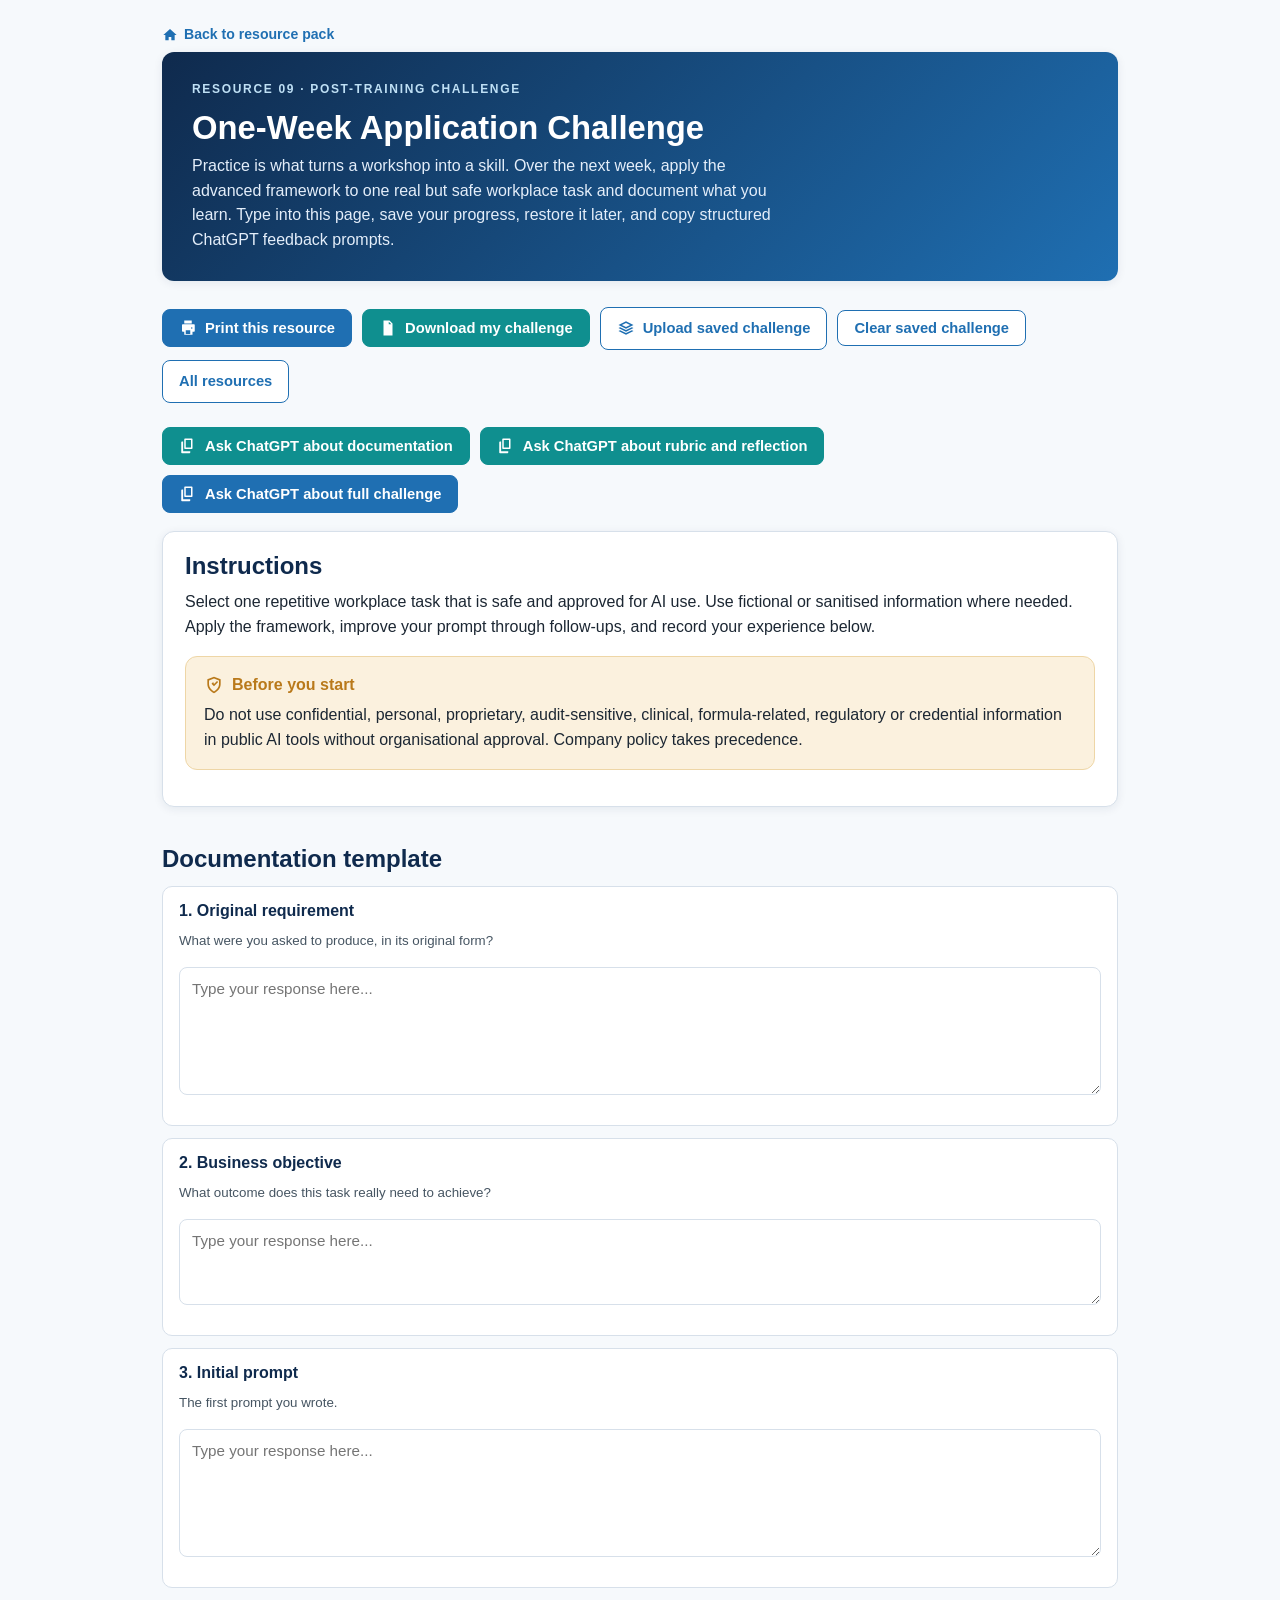
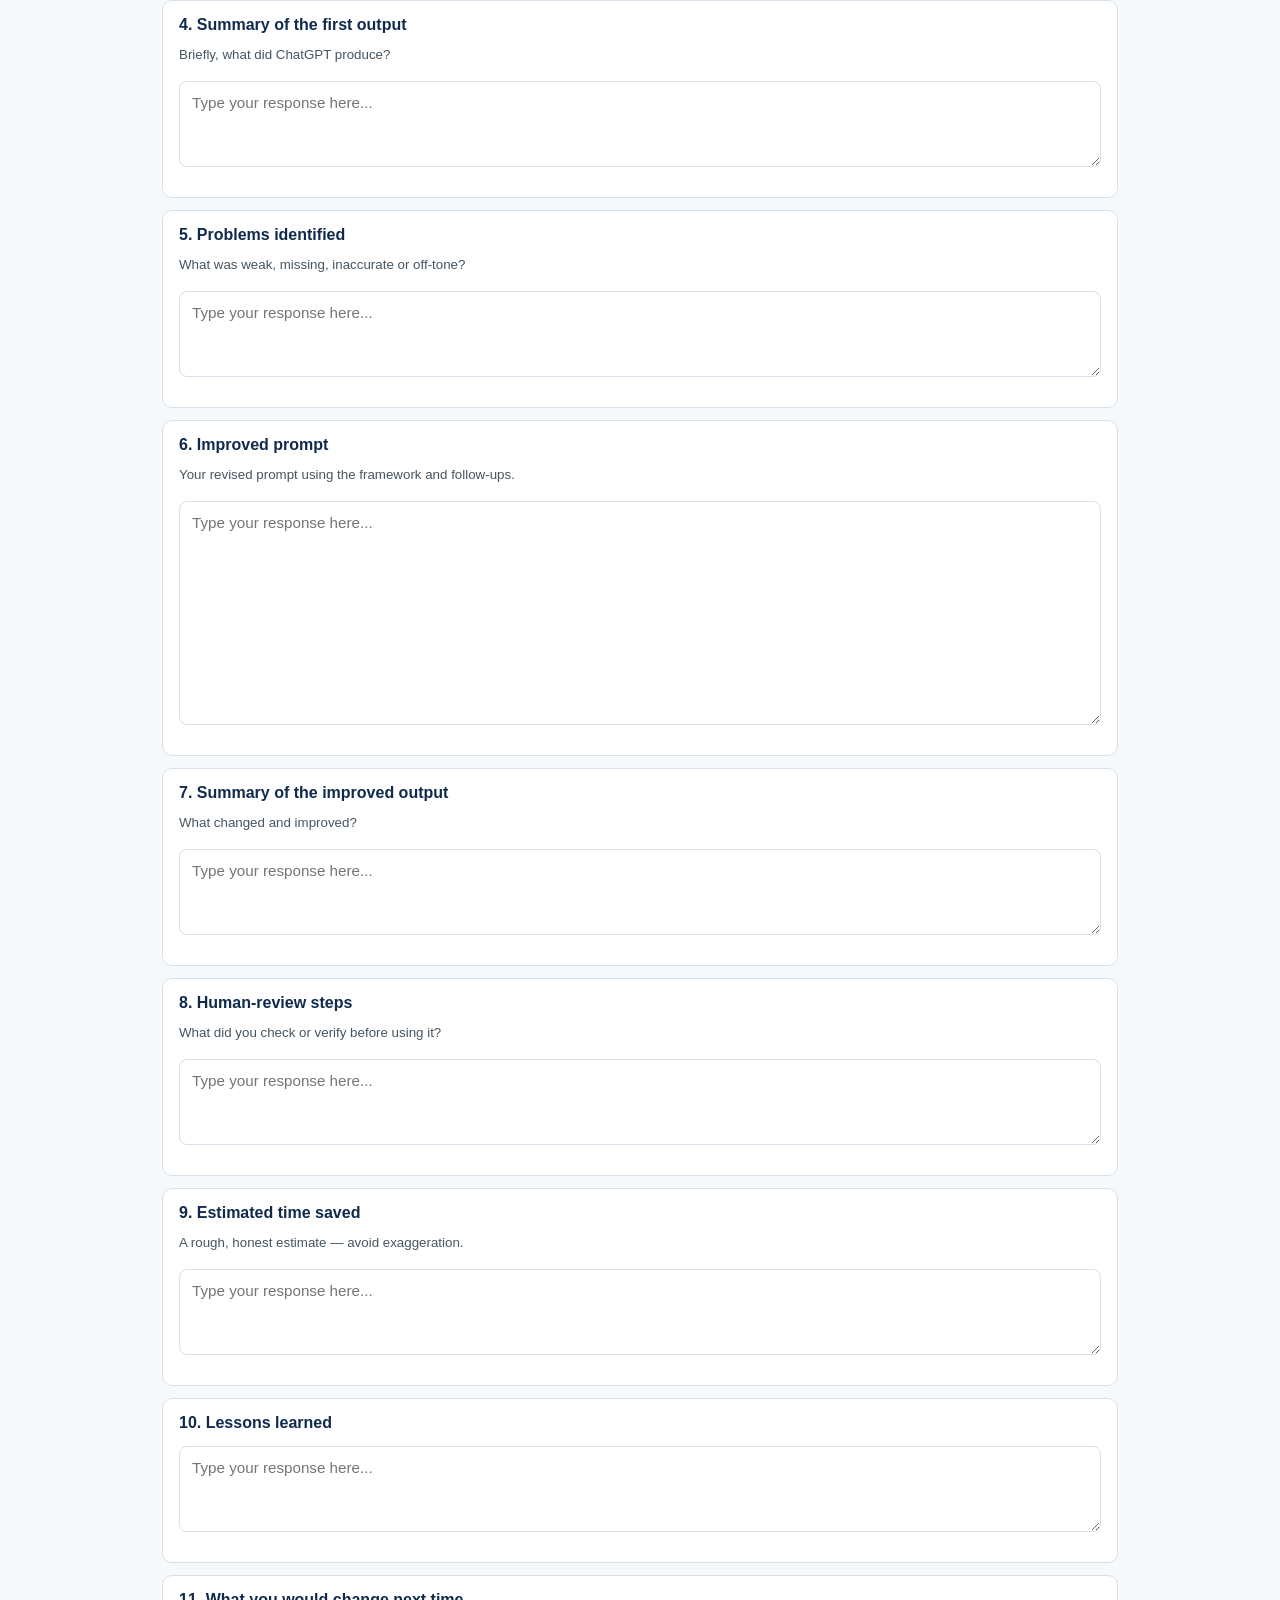
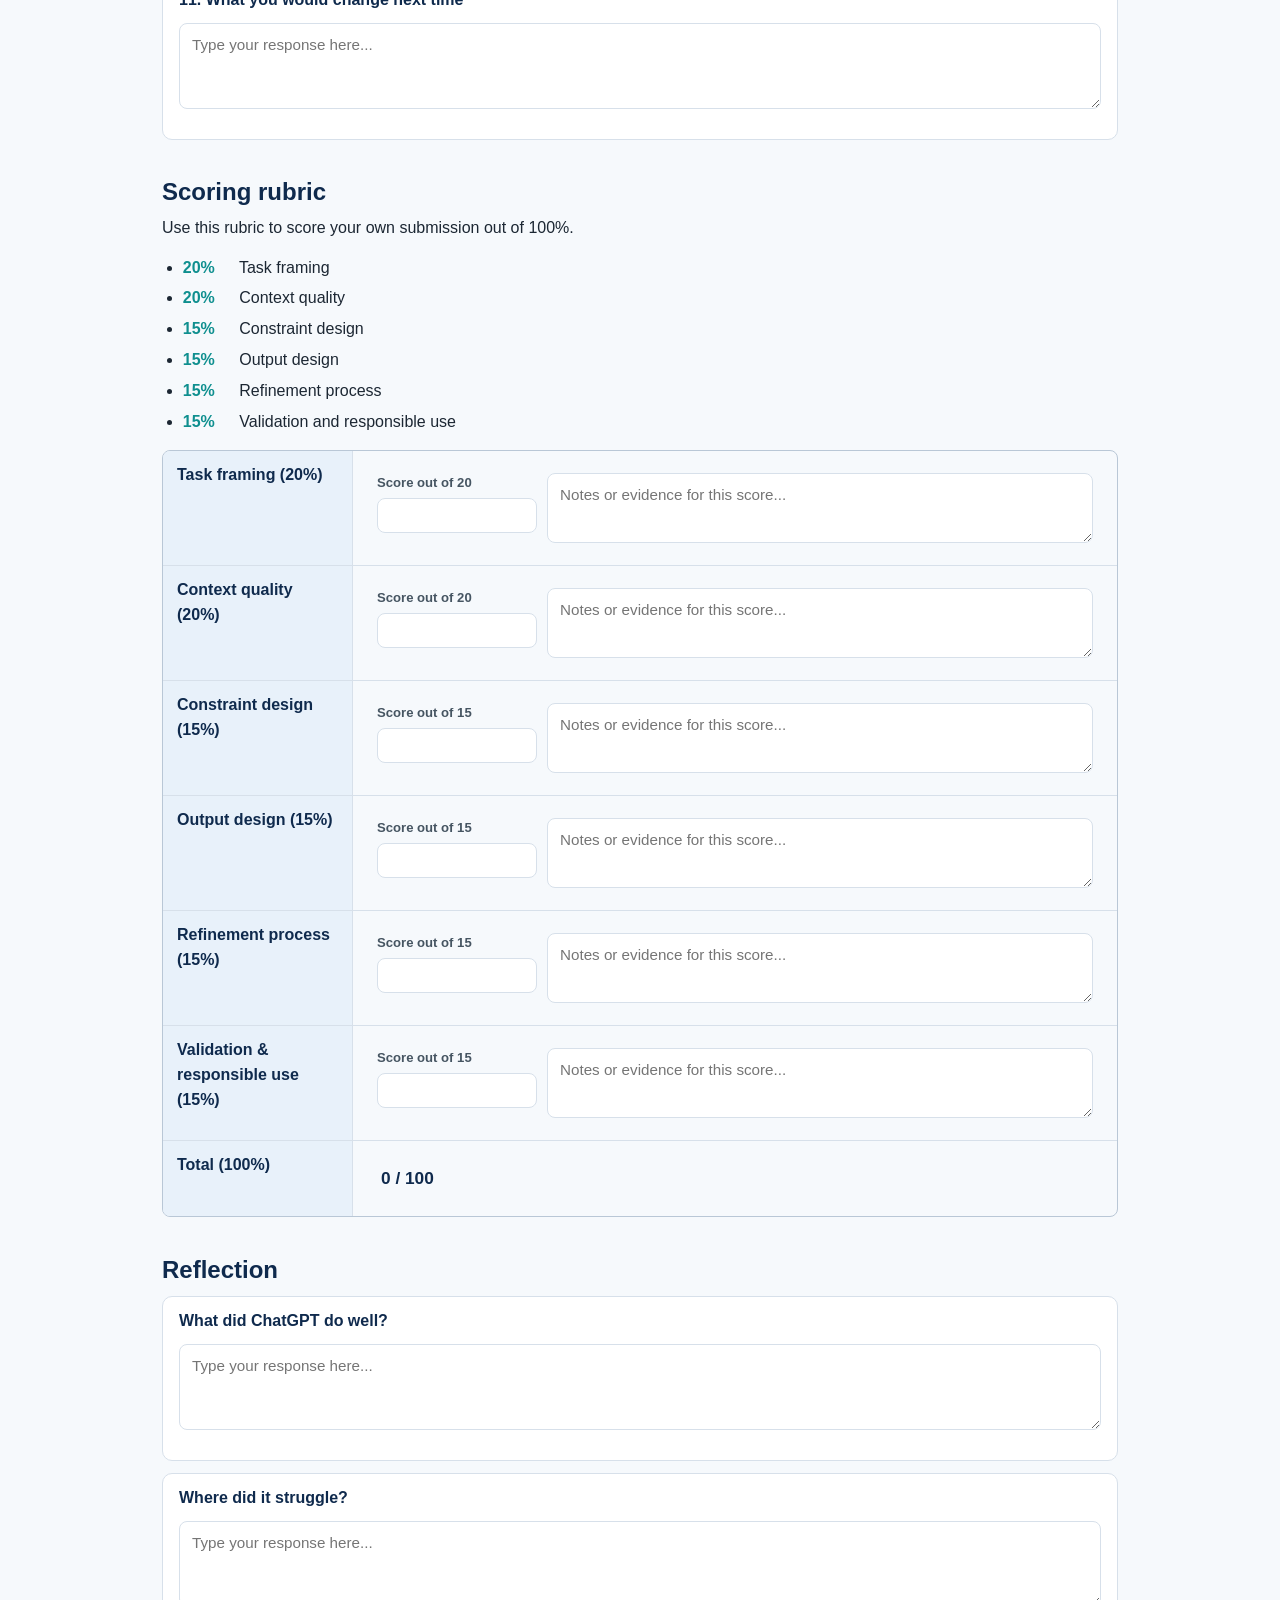
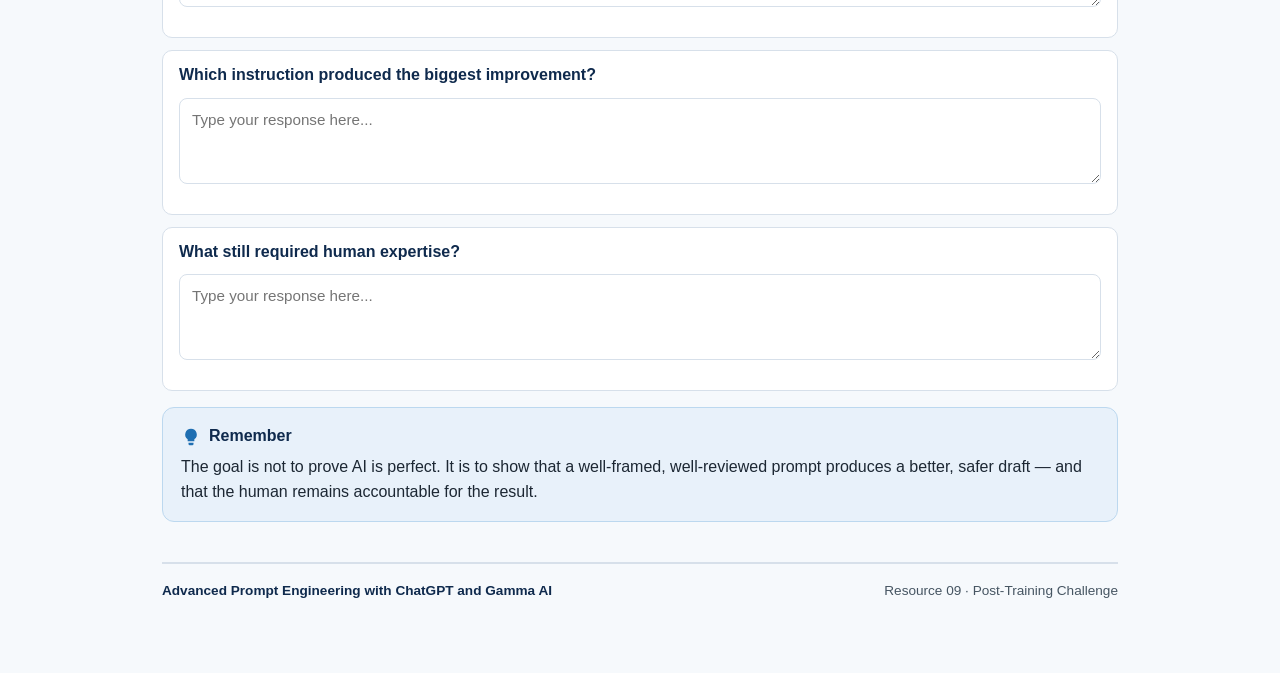
<file: resources/09_post_training_challenge.html>
<!DOCTYPE html>
<html lang="en-IN">
<head>
<meta charset="UTF-8">
<meta name="viewport" content="width=device-width, initial-scale=1.0">
<title>Post-Training Challenge &middot; Advanced Prompt Engineering</title>
<meta name="description" content="A one-week application challenge to embed advanced prompt engineering at work.">
<link rel="stylesheet" href="../assets/screen.css">
<link rel="stylesheet" href="../assets/print.css" media="print">
<style>
  .doc-item { border:1px solid var(--line); border-radius:10px; padding:12px 16px; margin:12px 0; background:#fff; }
  .doc-item .field-label { margin-top:0; }
  .rubric-list li { margin-bottom:6px; }
  .rubric-weight { display:inline-block; min-width:52px; font-weight:800; color:var(--teal); }
  .challenge-status { min-height:24px; display:flex; align-items:center; color:var(--ink-soft); font-size:0.88rem; font-weight:600; }
  .challenge-status.ok { color:var(--green); }
  .challenge-status.error { color:var(--rose); }
  .fillable-input {
    width:100%;
    font-family:var(--font);
    font-size:0.95rem;
    line-height:1.45;
    color:var(--ink);
    border:1px solid var(--line);
    border-radius:8px;
    padding:10px 12px;
    resize:vertical;
    overflow:hidden;
    background:#fff;
  }
  textarea.write-lines.fillable-input { display:block; min-height:128px; }
  textarea.write-lines.short { min-height:64px; }
  textarea.write-lines.tall { min-height:224px; }
  .challenge-actions {
    display:flex;
    flex-wrap:wrap;
    gap:10px;
    align-items:center;
    margin:18px 0;
  }
  .challenge-actions .btn .icon { width:18px; height:18px; fill:currentColor; }
  .rubric-control {
    display:grid;
    grid-template-columns:minmax(120px, 160px) 1fr;
    gap:10px;
    align-items:start;
    padding:10px;
  }
  .rubric-score-wrap { display:flex; flex-direction:column; gap:4px; font-size:0.82rem; color:var(--ink-soft); font-weight:700; }
  .rubric-score {
    width:100%;
    font-family:var(--font);
    font-size:0.95rem;
    color:var(--ink);
    border:1px solid var(--line);
    border-radius:8px;
    padding:8px 10px;
  }
  .rubric-notes { min-height:70px; resize:vertical; }
  .rubric-total { font-size:1.08rem; font-weight:800; color:var(--navy); padding:12px 14px; }
  @media print {
    @page{ size:A4 portrait; margin:13mm; }
    .doc-item{ break-inside:avoid; }
    .challenge-status,
    .challenge-actions { display:none !important; }
    .fillable-input,
    textarea.write-lines.fillable-input,
    .rubric-score,
    .rubric-notes {
      color:#000 !important;
      background:#fff !important;
      border:1px solid #c7d2de !important;
      box-shadow:none !important;
      resize:none;
      overflow:hidden;
      white-space:pre-wrap;
    }
    .rubric-control { grid-template-columns:130px 1fr; padding:6px; }
  }
  @media (max-width:820px){ .rubric-control{ grid-template-columns:1fr; } }
</style>
</head>
<body>
<div class="wrap">

  <a class="back-link no-print" href="../index.html">
    <svg class="icon" aria-hidden="true" style="width:16px;height:16px;fill:currentColor"><use href="../assets/icons.svg#home"></use></svg>
    Back to resource pack
  </a>

  <header class="doc-header">
    <div class="eyebrow">Resource 09 &middot; Post-Training Challenge</div>
    <h1>One-Week Application Challenge</h1>
    <p>Practice is what turns a workshop into a skill. Over the next week, apply the advanced framework to one
    real but safe workplace task and document what you learn. Type into this page, save your progress, restore
    it later, and copy structured ChatGPT feedback prompts.</p>
  </header>

  <div class="toolbar no-print">
    <button type="button" class="btn" onclick="window.print()">
      <svg class="icon" aria-hidden="true"><use href="../assets/icons.svg#print"></use></svg>
      Print this resource
    </button>
    <button type="button" class="btn teal" id="download-challenge">
      <svg class="icon" aria-hidden="true"><use href="../assets/icons.svg#doc"></use></svg>
      Download my challenge
    </button>
    <label class="btn secondary" for="upload-challenge">
      <svg class="icon" aria-hidden="true"><use href="../assets/icons.svg#layers"></use></svg>
      Upload saved challenge
    </label>
    <input type="file" id="upload-challenge" accept="application/json,.json" hidden>
    <button type="button" class="btn secondary" id="clear-challenge">
      Clear saved challenge
    </button>
    <a class="btn secondary" href="../index.html">All resources</a>
    <span class="challenge-status" id="challenge-status" role="status" aria-live="polite"></span>
  </div>

  <div class="challenge-actions no-print" aria-label="Challenge feedback prompts">
    <button type="button" class="btn teal ask-challenge-btn" data-prompt-scope="documentation">
      <svg class="icon" aria-hidden="true"><use href="../assets/icons.svg#copy"></use></svg>
      Ask ChatGPT about documentation
    </button>
    <button type="button" class="btn teal ask-challenge-btn" data-prompt-scope="rubric-reflection">
      <svg class="icon" aria-hidden="true"><use href="../assets/icons.svg#copy"></use></svg>
      Ask ChatGPT about rubric and reflection
    </button>
    <button type="button" class="btn ask-challenge-btn" data-prompt-scope="full">
      <svg class="icon" aria-hidden="true"><use href="../assets/icons.svg#copy"></use></svg>
      Ask ChatGPT about full challenge
    </button>
  </div>

  <section class="card">
    <h2 style="margin-top:0">Instructions</h2>
    <p>Select one repetitive workplace task that is safe and approved for AI use. Use fictional or sanitised
    information where needed. Apply the framework, improve your prompt through follow-ups, and record your
    experience below.</p>
    <div class="box warning">
      <div class="box-title"><svg class="icon" aria-hidden="true"><use href="../assets/icons.svg#shield"></use></svg>Before you start</div>
      Do not use confidential, personal, proprietary, audit-sensitive, clinical, formula-related, regulatory or
      credential information in public AI tools without organisational approval. Company policy takes precedence.
    </div>
  </section>

  <h2>Documentation template</h2>

  <div class="doc-item"><span class="field-label">1. Original requirement</span>
    <p class="muted"><small>What were you asked to produce, in its original form?</small></p>
    <div class="write-lines"></div></div>

  <div class="doc-item"><span class="field-label">2. Business objective</span>
    <p class="muted"><small>What outcome does this task really need to achieve?</small></p>
    <div class="write-lines short"></div></div>

  <div class="doc-item"><span class="field-label">3. Initial prompt</span>
    <p class="muted"><small>The first prompt you wrote.</small></p>
    <div class="write-lines"></div></div>

  <div class="doc-item"><span class="field-label">4. Summary of the first output</span>
    <p class="muted"><small>Briefly, what did ChatGPT produce?</small></p>
    <div class="write-lines short"></div></div>

  <div class="doc-item"><span class="field-label">5. Problems identified</span>
    <p class="muted"><small>What was weak, missing, inaccurate or off-tone?</small></p>
    <div class="write-lines short"></div></div>

  <div class="doc-item"><span class="field-label">6. Improved prompt</span>
    <p class="muted"><small>Your revised prompt using the framework and follow-ups.</small></p>
    <div class="write-lines tall"></div></div>

  <div class="doc-item"><span class="field-label">7. Summary of the improved output</span>
    <p class="muted"><small>What changed and improved?</small></p>
    <div class="write-lines short"></div></div>

  <div class="doc-item"><span class="field-label">8. Human-review steps</span>
    <p class="muted"><small>What did you check or verify before using it?</small></p>
    <div class="write-lines short"></div></div>

  <div class="doc-item"><span class="field-label">9. Estimated time saved</span>
    <p class="muted"><small>A rough, honest estimate &mdash; avoid exaggeration.</small></p>
    <div class="write-lines short"></div></div>

  <div class="doc-item"><span class="field-label">10. Lessons learned</span>
    <div class="write-lines short"></div></div>

  <div class="doc-item"><span class="field-label">11. What you would change next time</span>
    <div class="write-lines short"></div></div>

  <!-- ===================== RUBRIC ===================== -->
  <h2 class="page-break">Scoring rubric</h2>
  <p>Use this rubric to score your own submission out of 100%.</p>
  <ul class="rubric-list">
    <li><span class="rubric-weight">20%</span> Task framing</li>
    <li><span class="rubric-weight">20%</span> Context quality</li>
    <li><span class="rubric-weight">15%</span> Constraint design</li>
    <li><span class="rubric-weight">15%</span> Output design</li>
    <li><span class="rubric-weight">15%</span> Refinement process</li>
    <li><span class="rubric-weight">15%</span> Validation and responsible use</li>
  </ul>
  <div class="worksheet" style="margin-top:10px">
    <div class="ws-row"><div class="ws-label">Task framing (20%)</div><div class="ws-field"></div></div>
    <div class="ws-row"><div class="ws-label">Context quality (20%)</div><div class="ws-field"></div></div>
    <div class="ws-row"><div class="ws-label">Constraint design (15%)</div><div class="ws-field"></div></div>
    <div class="ws-row"><div class="ws-label">Output design (15%)</div><div class="ws-field"></div></div>
    <div class="ws-row"><div class="ws-label">Refinement process (15%)</div><div class="ws-field"></div></div>
    <div class="ws-row"><div class="ws-label">Validation &amp; responsible use (15%)</div><div class="ws-field"></div></div>
    <div class="ws-row"><div class="ws-label">Total (100%)</div><div class="ws-field"></div></div>
  </div>

  <!-- ===================== REFLECTION ===================== -->
  <h2>Reflection</h2>
  <div class="doc-item"><span class="field-label">What did ChatGPT do well?</span><div class="write-lines short"></div></div>
  <div class="doc-item"><span class="field-label">Where did it struggle?</span><div class="write-lines short"></div></div>
  <div class="doc-item"><span class="field-label">Which instruction produced the biggest improvement?</span><div class="write-lines short"></div></div>
  <div class="doc-item"><span class="field-label">What still required human expertise?</span><div class="write-lines short"></div></div>

  <div class="box remember">
    <div class="box-title"><svg class="icon" aria-hidden="true"><use href="../assets/icons.svg#bulb"></use></svg>Remember</div>
    The goal is not to prove AI is perfect. It is to show that a well-framed, well-reviewed prompt produces a
    better, safer draft &mdash; and that the human remains accountable for the result.
  </div>

  <footer class="doc-footer">
    <span class="brand">Advanced Prompt Engineering with ChatGPT and Gamma AI</span>
    <span>Resource 09 &middot; Post-Training Challenge</span>
  </footer>

</div>
<script>
  (function () {
    var STORAGE_KEY = 'ajanta-post-training-challenge-v1';
    var RESOURCE = 'post-training-challenge';
    var VERSION = 1;
    var RUBRIC = [
      { field: 'task-framing', label: 'Task framing', max: 20 },
      { field: 'context-quality', label: 'Context quality', max: 20 },
      { field: 'constraint-design', label: 'Constraint design', max: 15 },
      { field: 'output-design', label: 'Output design', max: 15 },
      { field: 'refinement-process', label: 'Refinement process', max: 15 },
      { field: 'validation-responsible-use', label: 'Validation and responsible use', max: 15 }
    ];
    var statusEl;
    var saveTimer;
    var fieldCounts = { documentation: {}, reflection: {} };

    function initChallenge() {
      statusEl = document.getElementById('challenge-status');
      enhanceWriteAreas();
      enhanceRubric();
      bindControls();
      bindPromptButtons();
      bindAutosave();
      loadLocalChallenge();
      updateTotal();
      autosizeAll();
    }

    function enhanceWriteAreas() {
      document.querySelectorAll('.write-lines').forEach(function (slot) {
        if (slot.tagName.toLowerCase() === 'textarea') return;
        var section = findSection(slot);
        var label = findFieldLabel(slot);
        var field = uniqueField(section, label);
        var textarea = document.createElement('textarea');
        textarea.className = slot.className + ' fillable-input';
        textarea.setAttribute('data-section', section);
        textarea.setAttribute('data-field', field);
        textarea.setAttribute('data-label', label);
        textarea.setAttribute('aria-label', label);
        textarea.placeholder = 'Type your response here...';
        textarea.rows = 3;
        slot.replaceWith(textarea);
      });
    }

    function enhanceRubric() {
      document.querySelectorAll('.worksheet .ws-row').forEach(function (row, index) {
        var labelEl = row.querySelector('.ws-label');
        var fieldEl = row.querySelector('.ws-field');
        if (!labelEl || !fieldEl) return;

        var labelText = cleanText(labelEl.textContent);
        if (labelText.indexOf('Total') === 0) {
          fieldEl.innerHTML = '<div class="rubric-total"><span id="challenge-total-score">0</span> / 100</div>';
          return;
        }

        var criterion = RUBRIC[index];
        if (!criterion) return;

        fieldEl.textContent = '';
        var control = document.createElement('div');
        control.className = 'rubric-control';

        var scoreWrap = document.createElement('label');
        scoreWrap.className = 'rubric-score-wrap';
        scoreWrap.textContent = 'Score out of ' + criterion.max;

        var score = document.createElement('input');
        score.type = 'number';
        score.className = 'rubric-score';
        score.min = '0';
        score.max = String(criterion.max);
        score.step = '1';
        score.setAttribute('data-rubric-score', criterion.field);
        score.setAttribute('data-label', criterion.label);
        score.setAttribute('data-max', String(criterion.max));
        score.setAttribute('aria-label', criterion.label + ' score out of ' + criterion.max);
        scoreWrap.appendChild(score);

        var notes = document.createElement('textarea');
        notes.className = 'fillable-input rubric-notes';
        notes.setAttribute('data-rubric-notes', criterion.field);
        notes.setAttribute('data-label', criterion.label + ' notes');
        notes.setAttribute('aria-label', criterion.label + ' notes');
        notes.placeholder = 'Notes or evidence for this score...';
        notes.rows = 2;

        control.appendChild(scoreWrap);
        control.appendChild(notes);
        fieldEl.appendChild(control);
      });
    }

    function bindControls() {
      var downloadBtn = document.getElementById('download-challenge');
      var uploadInput = document.getElementById('upload-challenge');
      var clearBtn = document.getElementById('clear-challenge');
      if (downloadBtn) downloadBtn.addEventListener('click', downloadChallenge);
      if (uploadInput) uploadInput.addEventListener('change', uploadChallenge);
      if (clearBtn) clearBtn.addEventListener('click', clearChallenge);
    }

    function bindPromptButtons() {
      document.querySelectorAll('.ask-challenge-btn').forEach(function (button) {
        button.addEventListener('click', function () {
          copyChallengePrompt(button.getAttribute('data-prompt-scope'), button);
        });
      });
    }

    function bindAutosave() {
      document.querySelectorAll('textarea[data-section][data-field], input[data-rubric-score], textarea[data-rubric-notes]').forEach(function (control) {
        control.addEventListener('input', function () {
          if (control.hasAttribute('data-rubric-score')) clampScore(control);
          if (control.tagName.toLowerCase() === 'textarea') autosize(control);
          updateTotal();
          scheduleLocalSave();
        });
      });
    }

    function scheduleLocalSave() {
      clearTimeout(saveTimer);
      saveTimer = setTimeout(function () {
        saveLocalChallenge('Saved locally in this browser.');
      }, 250);
    }

    function collectChallenge() {
      var data = {
        pack: 'Ajanta Pharma Participant Resource Pack',
        resource: RESOURCE,
        version: VERSION,
        savedAt: new Date().toISOString(),
        documentation: {},
        rubric: {},
        reflection: {}
      };

      document.querySelectorAll('textarea[data-section="documentation"][data-field]').forEach(function (textarea) {
        data.documentation[textarea.getAttribute('data-field')] = textarea.value;
      });

      document.querySelectorAll('textarea[data-section="reflection"][data-field]').forEach(function (textarea) {
        data.reflection[textarea.getAttribute('data-field')] = textarea.value;
      });

      RUBRIC.forEach(function (criterion) {
        var score = document.querySelector('input[data-rubric-score="' + criterion.field + '"]');
        var notes = document.querySelector('textarea[data-rubric-notes="' + criterion.field + '"]');
        data.rubric[criterion.field] = {
          label: criterion.label,
          max: criterion.max,
          score: score ? score.value : '',
          notes: notes ? notes.value : ''
        };
      });

      return data;
    }

    function applyChallenge(data) {
      document.querySelectorAll('textarea[data-section="documentation"][data-field]').forEach(function (textarea) {
        var field = textarea.getAttribute('data-field');
        textarea.value = data.documentation && typeof data.documentation[field] === 'string' ? data.documentation[field] : '';
        autosize(textarea);
      });

      document.querySelectorAll('textarea[data-section="reflection"][data-field]').forEach(function (textarea) {
        var field = textarea.getAttribute('data-field');
        textarea.value = data.reflection && typeof data.reflection[field] === 'string' ? data.reflection[field] : '';
        autosize(textarea);
      });

      RUBRIC.forEach(function (criterion) {
        var row = data.rubric && data.rubric[criterion.field];
        var score = document.querySelector('input[data-rubric-score="' + criterion.field + '"]');
        var notes = document.querySelector('textarea[data-rubric-notes="' + criterion.field + '"]');
        if (score) {
          score.value = row && typeof row.score === 'string' ? row.score : '';
          clampScore(score);
        }
        if (notes) {
          notes.value = row && typeof row.notes === 'string' ? row.notes : '';
          autosize(notes);
        }
      });

      updateTotal();
    }

    function validateChallenge(data) {
      return !!(
        data &&
        data.resource === RESOURCE &&
        data.version === VERSION &&
        data.documentation &&
        data.rubric &&
        data.reflection
      );
    }

    function saveLocalChallenge(message) {
      try {
        localStorage.setItem(STORAGE_KEY, JSON.stringify(collectChallenge()));
        if (message) setStatus(message, 'ok');
      } catch (error) {
        setStatus('Could not save locally. Use Download my challenge to keep a copy.', 'error');
      }
    }

    function loadLocalChallenge() {
      try {
        var raw = localStorage.getItem(STORAGE_KEY);
        if (!raw) return;
        var data = JSON.parse(raw);
        if (!validateChallenge(data)) return;
        applyChallenge(data);
        setStatus('Restored autosaved challenge from this browser.', 'ok');
      } catch (error) {
        setStatus('Autosaved challenge could not be restored.', 'error');
      }
    }

    function downloadChallenge() {
      var data = collectChallenge();
      var blob = new Blob([JSON.stringify(data, null, 2)], { type: 'application/json' });
      var url = URL.createObjectURL(blob);
      var link = document.createElement('a');
      link.href = url;
      link.download = 'ajanta-post-training-challenge-' + new Date().toISOString().slice(0, 10) + '.json';
      document.body.appendChild(link);
      link.click();
      document.body.removeChild(link);
      URL.revokeObjectURL(url);
      saveLocalChallenge();
      setStatus('Downloaded your challenge JSON progress file.', 'ok');
    }

    function uploadChallenge(event) {
      var file = event.target.files && event.target.files[0];
      if (!file) return;
      clearTimeout(saveTimer);
      var reader = new FileReader();
      reader.onload = function () {
        try {
          var data = JSON.parse(String(reader.result || ''));
          if (!validateChallenge(data)) {
            setStatus('That file is not a valid Post-Training Challenge progress file.', 'error');
            return;
          }
          applyChallenge(data);
          saveLocalChallenge();
          setStatus('Uploaded and restored saved challenge progress.', 'ok');
        } catch (error) {
          setStatus('Could not read that JSON file. Current answers were not changed.', 'error');
        } finally {
          event.target.value = '';
        }
      };
      reader.onerror = function () {
        setStatus('Could not read that file. Current answers were not changed.', 'error');
        event.target.value = '';
      };
      reader.readAsText(file);
    }

    function clearChallenge() {
      if (!confirm('Clear all typed challenge answers and local autosaved progress?')) return;
      document.querySelectorAll('textarea[data-section][data-field], textarea[data-rubric-notes]').forEach(function (textarea) {
        textarea.value = '';
        autosize(textarea);
      });
      document.querySelectorAll('input[data-rubric-score]').forEach(function (score) {
        score.value = '';
      });
      updateTotal();
      try {
        localStorage.removeItem(STORAGE_KEY);
      } catch (error) {}
      setStatus('Cleared typed answers and local autosave.', 'ok');
    }

    function copyChallengePrompt(scope, button) {
      var prompt = buildPrompt(scope);
      copyText(prompt, function () {
        setStatus('Copied ChatGPT prompt for ' + promptName(scope) + '.', 'ok');
        flashButton(button);
      }, function () {
        setStatus('Could not copy automatically. Select and copy manually.', 'error');
      });
    }

    function buildPrompt(scope) {
      if (scope === 'documentation') return buildDocumentationPrompt();
      if (scope === 'rubric-reflection') return buildRubricReflectionPrompt();
      return buildFullPrompt();
    }

    function buildDocumentationPrompt() {
      return [
        commonPromptIntro(),
        'Evaluate the documentation section of this one-week post-training challenge.',
        'Documentation responses:\n' + getTextFields('documentation'),
        'Score the documentation out of 70 for task framing, context quality, prompt improvement, validation, time-saved realism and lessons learned.',
        'Expected output format:\n' +
          '1. Documentation score: X/70\n' +
          '2. Score breakdown table with columns: Criterion, Max points, Score, Feedback\n' +
          '3. Three strengths\n' +
          '4. Three improvement areas\n' +
          '5. Suggested stronger improved prompt\n' +
          '6. Better validation checklist'
      ].join('\n\n');
    }

    function buildRubricReflectionPrompt() {
      return [
        commonPromptIntro(),
        'Evaluate the participant self-rubric and reflection section.',
        'Self-rubric:\n' + getRubricText(),
        'Reflection responses:\n' + getTextFields('reflection'),
        'Review self-score consistency, reflection depth, responsible-use awareness and next-step quality.',
        'Expected output format:\n' +
          '1. Rubric/reflection score: X/30\n' +
          '2. Self-score consistency table with columns: Criterion, Participant score, Max, Comment\n' +
          '3. Three useful reflection insights\n' +
          '4. Three gaps or blind spots\n' +
          '5. Recommended next workplace practice task'
      ].join('\n\n');
    }

    function buildFullPrompt() {
      return [
        commonPromptIntro(),
        'Evaluate the full one-week post-training challenge.',
        'Documentation responses:\n' + getTextFields('documentation'),
        'Self-rubric:\n' + getRubricText(),
        'Calculated self-score: ' + getTotalScore() + ' / 100',
        'Reflection responses:\n' + getTextFields('reflection'),
        'Use the intended scoring scale: documentation and application evidence 70 points, rubric/reflection quality 30 points, total 100.',
        'Expected output format:\n' +
          '1. Overall score: X/100\n' +
          '2. Rubric score table with columns: Criterion, Max points, Score, Feedback\n' +
          '3. Three strengths\n' +
          '4. Three improvement areas\n' +
          '5. Suggested stronger improved prompt\n' +
          '6. Better validation checklist\n' +
          '7. Recommended next workplace practice task'
      ].join('\n\n');
    }

    function commonPromptIntro() {
      return [
        'You are evaluating a participant one-week application challenge from a fictional corporate workshop on advanced prompt engineering with ChatGPT and Gamma AI.',
        'Evaluate prompt-engineering practice only. Do not judge real company compliance, pharmaceutical correctness, regulatory correctness or real-world suitability.',
        'Mark empty fields as [Not provided]. Do not invent context, missing facts, participant intent or workplace details. Be specific, practical and concise.'
      ].join('\n');
    }

    function getTextFields(section) {
      var fields = [];
      document.querySelectorAll('textarea[data-section="' + section + '"][data-field]').forEach(function (textarea) {
        fields.push(textarea.getAttribute('data-label') + ':\n' + valueOrMissing(textarea.value));
      });
      return fields.length ? fields.join('\n\n') : '[Not provided]';
    }

    function getRubricText() {
      return RUBRIC.map(function (criterion) {
        var score = document.querySelector('input[data-rubric-score="' + criterion.field + '"]');
        var notes = document.querySelector('textarea[data-rubric-notes="' + criterion.field + '"]');
        return [
          criterion.label + ' (' + criterion.max + ' max)',
          'Participant score: ' + valueOrMissing(score ? score.value : ''),
          'Notes: ' + valueOrMissing(notes ? notes.value : '')
        ].join('\n');
      }).join('\n\n');
    }

    function updateTotal() {
      var totalEl = document.getElementById('challenge-total-score');
      if (totalEl) totalEl.textContent = String(getTotalScore());
    }

    function getTotalScore() {
      var total = 0;
      document.querySelectorAll('input[data-rubric-score]').forEach(function (input) {
        total += numericScore(input.value);
      });
      return total;
    }

    function numericScore(value) {
      var parsed = parseFloat(value);
      return Number.isFinite(parsed) ? parsed : 0;
    }

    function clampScore(input) {
      if (input.value === '') return;
      var max = parseFloat(input.getAttribute('data-max') || input.max || '0');
      var value = parseFloat(input.value);
      if (!Number.isFinite(value)) {
        input.value = '';
        return;
      }
      if (value < 0) value = 0;
      if (Number.isFinite(max) && value > max) value = max;
      input.value = String(value);
    }

    function copyText(text, onDone, onError) {
      if (navigator.clipboard && navigator.clipboard.writeText) {
        navigator.clipboard.writeText(text).then(onDone, function () {
          fallbackCopy(text, onDone, onError);
        });
      } else {
        fallbackCopy(text, onDone, onError);
      }
    }

    function fallbackCopy(text, onDone, onError) {
      var textarea = document.createElement('textarea');
      textarea.value = text;
      textarea.setAttribute('readonly', '');
      textarea.style.position = 'absolute';
      textarea.style.left = '-9999px';
      document.body.appendChild(textarea);
      textarea.select();
      try {
        document.execCommand('copy');
        onDone();
      } catch (error) {
        if (onError) onError(error);
      }
      document.body.removeChild(textarea);
    }

    function flashButton(button) {
      var original = button.innerHTML;
      button.textContent = 'Copied prompt';
      setTimeout(function () {
        button.innerHTML = original;
      }, 1400);
    }

    function autosizeAll() {
      document.querySelectorAll('textarea[data-section][data-field], textarea[data-rubric-notes]').forEach(autosize);
    }

    function autosize(textarea) {
      textarea.style.height = 'auto';
      textarea.style.height = Math.max(textarea.scrollHeight, 44) + 'px';
    }

    function setStatus(message, kind) {
      if (!statusEl) return;
      statusEl.textContent = message;
      statusEl.className = 'challenge-status' + (kind ? ' ' + kind : '');
    }

    function findSection(slot) {
      var reflectionHeading = findHeading('Reflection');
      if (reflectionHeading && (reflectionHeading.compareDocumentPosition(slot) & Node.DOCUMENT_POSITION_FOLLOWING)) {
        return 'reflection';
      }
      return 'documentation';
    }

    function findHeading(text) {
      var headings = document.querySelectorAll('h2');
      for (var i = 0; i < headings.length; i += 1) {
        if (cleanText(headings[i].textContent) === text) return headings[i];
      }
      return null;
    }

    function findFieldLabel(slot) {
      var item = slot.closest('.doc-item');
      var label = item ? item.querySelector('.field-label') : null;
      return cleanText(label ? label.textContent : 'Participant response');
    }

    function promptName(scope) {
      if (scope === 'documentation') return 'the documentation section';
      if (scope === 'rubric-reflection') return 'rubric and reflection';
      return 'the full challenge';
    }

    function uniqueField(section, label) {
      var base = slug(label || 'field');
      if (!fieldCounts[section]) fieldCounts[section] = {};
      var count = fieldCounts[section][base] || 0;
      fieldCounts[section][base] = count + 1;
      return count ? base + '-' + (count + 1) : base;
    }

    function slug(text) {
      return cleanText(text)
        .toLowerCase()
        .replace(/&/g, 'and')
        .replace(/[^a-z0-9]+/g, '-')
        .replace(/^-+|-+$/g, '') || 'field';
    }

    function cleanText(text) {
      return String(text || '').replace(/\s+/g, ' ').trim();
    }

    function valueOrMissing(value) {
      var text = cleanText(value || '');
      return text ? text : '[Not provided]';
    }

    if (document.readyState === 'loading') {
      document.addEventListener('DOMContentLoaded', initChallenge);
    } else {
      initChallenge();
    }

    if (new URLSearchParams(location.search).get('print') === '1') {
      window.addEventListener('load', function () { setTimeout(function(){ window.print(); }, 300); });
    }
  })();
</script>
</body>
</html>
</file>
<file: assets/screen.css>
/* =====================================================================
   Ajanta Pharma - Participant Resource Pack
   screen.css - shared on-screen design system
   Advanced Prompt Engineering with ChatGPT and Gamma AI
   ===================================================================== */

:root {
  /* Colour system */
  --navy: #0f2a4d;
  --navy-deep: #0a1f3a;
  --blue: #1f6fb2;
  --blue-soft: #e8f1fa;
  --teal: #0f8f8f;
  --teal-soft: #e2f4f2;
  --ink: #1c2733;
  --ink-soft: #465562;
  --line: #d7e0ea;
  --line-strong: #b9c7d6;
  --bg: #ffffff;
  --bg-tint: #f6f9fc;
  --amber: #b9791a;
  --amber-soft: #fbf1de;
  --rose: #a83232;
  --rose-soft: #fbe9e9;
  --green: #227a4b;
  --green-soft: #e6f4ec;

  /* Type */
  --font: Aptos, Arial, Calibri, "Segoe UI", sans-serif;
  --mono: "Cascadia Mono", Consolas, "Courier New", monospace;

  /* Spacing / shape */
  --radius: 12px;
  --radius-sm: 8px;
  --shadow: 0 2px 10px rgba(15, 42, 77, 0.08);
  --maxw: 1000px;
}

* { box-sizing: border-box; }

html { scroll-behavior: smooth; }

body {
  margin: 0;
  font-family: var(--font);
  color: var(--ink);
  background: var(--bg-tint);
  line-height: 1.55;
  font-size: 16px;
}

.wrap {
  max-width: var(--maxw);
  margin: 0 auto;
  padding: 24px 22px 72px;
}

/* ------------------------------ Headings ------------------------------ */
h1, h2, h3, h4 {
  color: var(--navy);
  line-height: 1.2;
  margin: 0 0 0.4em;
  font-weight: 700;
}
h1 { font-size: 2.05rem; }
h2 { font-size: 1.5rem; margin-top: 1.6em; }
h3 { font-size: 1.18rem; margin-top: 1.3em; }
h4 { font-size: 1.02rem; color: var(--blue); }

p { margin: 0 0 0.9em; }
a { color: var(--blue); }
strong { color: var(--navy-deep); }
small { color: var(--ink-soft); }

ul, ol { margin: 0 0 1em; padding-left: 1.3em; }
li { margin-bottom: 0.35em; }

hr {
  border: none;
  border-top: 1px solid var(--line);
  margin: 1.8em 0;
}

/* ------------------------------ Header ------------------------------ */
.doc-header {
  background: linear-gradient(135deg, var(--navy) 0%, var(--blue) 100%);
  color: #fff;
  border-radius: var(--radius);
  padding: 28px 30px;
  margin-bottom: 26px;
  box-shadow: var(--shadow);
}
.doc-header h1 { color: #fff; margin-bottom: 6px; }
.doc-header .eyebrow {
  text-transform: uppercase;
  letter-spacing: 0.14em;
  font-size: 0.75rem;
  font-weight: 700;
  color: #bfe0f5;
  margin-bottom: 10px;
}
.doc-header p { color: #e4eefa; margin-bottom: 0; max-width: 68ch; }
.doc-header .icon { width: 30px; height: 30px; fill: #bfe0f5; vertical-align: middle; }

/* ------------------------------ Toolbar / buttons ------------------------------ */
.toolbar {
  display: flex;
  flex-wrap: wrap;
  gap: 10px;
  align-items: center;
  margin-bottom: 24px;
}

.btn {
  display: inline-flex;
  align-items: center;
  gap: 8px;
  font-family: inherit;
  font-size: 0.92rem;
  font-weight: 600;
  color: #fff;
  background: var(--blue);
  border: 1px solid var(--blue);
  border-radius: var(--radius-sm);
  padding: 9px 16px;
  cursor: pointer;
  text-decoration: none;
  transition: background 0.15s ease, transform 0.05s ease;
}
.btn:hover { background: var(--navy); border-color: var(--navy); }
.btn:active { transform: translateY(1px); }
.btn.secondary { background: #fff; color: var(--blue); }
.btn.secondary:hover { background: var(--blue-soft); color: var(--navy); }
.btn.teal { background: var(--teal); border-color: var(--teal); }
.btn.teal:hover { background: #0b6f6f; border-color: #0b6f6f; }
.btn .icon { width: 18px; height: 18px; fill: currentColor; }

.back-link {
  display: inline-flex;
  align-items: center;
  gap: 6px;
  font-size: 0.88rem;
  font-weight: 600;
  color: var(--blue);
  text-decoration: none;
  margin-bottom: 6px;
}
.back-link:hover { text-decoration: underline; }

/* ------------------------------ Cards ------------------------------ */
.card {
  background: #fff;
  border: 1px solid var(--line);
  border-radius: var(--radius);
  padding: 20px 22px;
  box-shadow: var(--shadow);
  margin-bottom: 18px;
}
.card h3 { margin-top: 0; }

.grid { display: grid; gap: 16px; }
.grid.cols-2 { grid-template-columns: repeat(2, 1fr); }
.grid.cols-3 { grid-template-columns: repeat(3, 1fr); }
.grid.cols-4 { grid-template-columns: repeat(4, 1fr); }

/* Resource index tiles */
.resource-list { display: grid; grid-template-columns: repeat(2, 1fr); gap: 16px; }
.resource {
  background: #fff;
  border: 1px solid var(--line);
  border-left: 5px solid var(--blue);
  border-radius: var(--radius);
  padding: 18px 20px;
  box-shadow: var(--shadow);
  display: flex;
  flex-direction: column;
}
.resource .r-head { display: flex; align-items: center; gap: 12px; margin-bottom: 8px; }
.resource .r-num {
  flex: 0 0 auto;
  width: 40px; height: 40px;
  border-radius: 10px;
  background: var(--blue-soft);
  color: var(--navy);
  display: grid; place-items: center;
  font-weight: 800; font-size: 1.05rem;
}
.resource .icon { width: 22px; height: 22px; fill: var(--blue); }
.resource h3 { margin: 0; font-size: 1.08rem; }
.resource p { font-size: 0.9rem; color: var(--ink-soft); flex: 1 1 auto; }
.resource .r-actions { display: flex; gap: 8px; margin-top: 10px; }
.resource .tag {
  display: inline-block;
  font-size: 0.72rem;
  font-weight: 700;
  text-transform: uppercase;
  letter-spacing: 0.06em;
  color: var(--teal);
  background: var(--teal-soft);
  border-radius: 999px;
  padding: 2px 10px;
  margin-bottom: 8px;
  align-self: flex-start;
}

/* ------------------------------ Callout boxes ------------------------------ */
.box {
  border-radius: var(--radius);
  padding: 16px 18px;
  margin: 16px 0;
  border: 1px solid var(--line);
  background: var(--bg-tint);
}
.box .box-title {
  display: flex; align-items: center; gap: 8px;
  font-weight: 700; margin-bottom: 6px;
}
.box .icon { width: 20px; height: 20px; }

.box.remember { background: var(--blue-soft); border-color: #bcd8ef; }
.box.remember .box-title { color: var(--navy); }
.box.remember .icon { fill: var(--blue); }

.box.tip { background: var(--teal-soft); border-color: #b8e2de; }
.box.tip .box-title { color: #0b6f6f; }
.box.tip .icon { fill: var(--teal); }

.box.warning { background: var(--amber-soft); border-color: #eed6a6; }
.box.warning .box-title { color: var(--amber); }
.box.warning .icon { fill: var(--amber); }

.box.danger { background: var(--rose-soft); border-color: #eec2c2; }
.box.danger .box-title { color: var(--rose); }
.box.danger .icon { fill: var(--rose); }

.box.exercise { background: #f0f4f9; border-color: #cdd9e6; border-left: 5px solid var(--navy); }
.box.exercise .box-title { color: var(--navy); }

/* ------------------------------ Prompt boxes ------------------------------ */
.prompt {
  position: relative;
  background: #0f2033;
  color: #eaf1f8;
  border-radius: var(--radius-sm);
  padding: 16px 18px;
  margin: 12px 0;
  font-family: var(--mono);
  font-size: 0.86rem;
  line-height: 1.5;
  white-space: pre-wrap;
  word-break: break-word;
  border: 1px solid #1c3a5c;
}
.prompt .prompt-label {
  display: block;
  font-family: var(--font);
  font-size: 0.7rem;
  font-weight: 700;
  letter-spacing: 0.08em;
  text-transform: uppercase;
  color: #8fc3ec;
  margin-bottom: 8px;
}
.prompt.weak { background: #fbe9e9; color: #5d1f1f; border-color: #eec2c2; }
.prompt.weak .prompt-label { color: var(--rose); }
.prompt.improved { background: #e6f4ec; color: #123c26; border-color: #bfe3cd; }
.prompt.improved .prompt-label { color: var(--green); }
.prompt.followup { background: #eef3fb; color: #17324f; border-color: #cbdcf0; }
.prompt.followup .prompt-label { color: var(--blue); }

.copy-btn {
  position: absolute;
  top: 10px; right: 10px;
  display: inline-flex; align-items: center; gap: 5px;
  font-family: var(--font);
  font-size: 0.72rem; font-weight: 700;
  background: rgba(255,255,255,0.14);
  color: #fff;
  border: 1px solid rgba(255,255,255,0.35);
  border-radius: 6px;
  padding: 4px 9px;
  cursor: pointer;
}
.copy-btn:hover { background: rgba(255,255,255,0.28); }
.copy-btn .icon { width: 13px; height: 13px; fill: currentColor; }
.prompt.weak .copy-btn,
.prompt.improved .copy-btn,
.prompt.followup .copy-btn {
  background: rgba(15,42,77,0.08);
  color: var(--navy);
  border-color: rgba(15,42,77,0.25);
}

/* ------------------------------ Tables ------------------------------ */
table {
  width: 100%;
  border-collapse: collapse;
  margin: 14px 0;
  font-size: 0.92rem;
  background: #fff;
}
caption { text-align: left; font-weight: 700; color: var(--navy); margin-bottom: 6px; }
th, td {
  border: 1px solid var(--line);
  padding: 9px 11px;
  text-align: left;
  vertical-align: top;
}
thead th {
  background: var(--navy);
  color: #fff;
  font-weight: 600;
}
tbody tr:nth-child(even) { background: var(--bg-tint); }

/* ------------------------------ Checklists ------------------------------ */
.checklist { list-style: none; padding-left: 0; margin: 0; }
.checklist li {
  display: flex;
  align-items: flex-start;
  gap: 10px;
  padding: 7px 0;
  border-bottom: 1px dashed var(--line);
}
.checklist li:last-child { border-bottom: none; }
.checkbox {
  flex: 0 0 auto;
  width: 16px; height: 16px;
  border: 2px solid var(--blue);
  border-radius: 4px;
  margin-top: 3px;
  background: #fff;
}

/* Writing lines for handwritten notes */
.write-lines {
  border: 1px solid var(--line);
  border-radius: var(--radius-sm);
  background:
    repeating-linear-gradient(
      to bottom,
      transparent,
      transparent 31px,
      var(--line) 31px,
      var(--line) 32px
    );
  min-height: 128px;
  padding: 8px 12px;
  margin: 10px 0 18px;
}
.write-lines.short { min-height: 64px; }
.write-lines.tall { min-height: 224px; }
.write-box {
  border: 1px solid var(--line);
  border-radius: var(--radius-sm);
  min-height: 90px;
  padding: 10px 12px;
  margin: 10px 0 18px;
  background: #fff;
}
.field-label { font-weight: 700; color: var(--navy); display: block; margin: 12px 0 4px; }

/* Framework worksheet */
.worksheet { display: grid; gap: 0; border: 1px solid var(--line-strong); border-radius: var(--radius-sm); overflow: hidden; }
.worksheet .ws-row { display: grid; grid-template-columns: 190px 1fr; border-bottom: 1px solid var(--line); }
.worksheet .ws-row:last-child { border-bottom: none; }
.worksheet .ws-label { background: var(--blue-soft); color: var(--navy); font-weight: 700; padding: 12px 14px; border-right: 1px solid var(--line); }
.worksheet .ws-field { padding: 12px 14px; min-height: 46px; }

/* Numbered step flow */
.steps { counter-reset: step; list-style: none; padding-left: 0; }
.steps > li {
  position: relative;
  padding-left: 46px;
  margin-bottom: 16px;
  min-height: 34px;
}
.steps > li::before {
  counter-increment: step;
  content: counter(step);
  position: absolute; left: 0; top: 0;
  width: 32px; height: 32px;
  background: var(--teal);
  color: #fff;
  border-radius: 50%;
  display: grid; place-items: center;
  font-weight: 800; font-size: 0.95rem;
}

/* Pills / badges */
.pill {
  display: inline-block;
  font-size: 0.72rem;
  font-weight: 700;
  border-radius: 999px;
  padding: 2px 10px;
  margin-right: 6px;
}
.pill.goal { background: var(--blue-soft); color: var(--navy); }
.pill.when { background: var(--teal-soft); color: #0b6f6f; }

/* Framework list (poster/handbook) */
.fw-list { list-style: none; padding-left: 0; counter-reset: fw; }
.fw-list li {
  counter-increment: fw;
  padding: 8px 0 8px 44px;
  position: relative;
  border-bottom: 1px solid var(--line);
}
.fw-list li:last-child { border-bottom: none; }
.fw-list li::before {
  content: counter(fw);
  position: absolute; left: 0; top: 8px;
  width: 30px; height: 30px;
  background: var(--navy);
  color: #fff;
  border-radius: 8px;
  display: grid; place-items: center;
  font-weight: 800; font-size: 0.85rem;
}
.fw-list li b { color: var(--navy); display: block; }

/* ------------------------------ Footer ------------------------------ */
.doc-footer {
  margin-top: 40px;
  padding-top: 16px;
  border-top: 2px solid var(--line);
  color: var(--ink-soft);
  font-size: 0.85rem;
  display: flex;
  justify-content: space-between;
  flex-wrap: wrap;
  gap: 8px;
}
.doc-footer .brand { font-weight: 700; color: var(--navy); }

/* Page section for handbook chapters */
.section { margin-bottom: 8px; }
.section-num {
  display: inline-grid; place-items: center;
  width: 30px; height: 30px;
  background: var(--teal); color: #fff;
  border-radius: 8px; font-weight: 800;
  margin-right: 8px; font-size: 0.9rem;
}

.lead { font-size: 1.05rem; color: var(--ink-soft); }
.muted { color: var(--ink-soft); }
.center { text-align: center; }
.two-col { column-count: 2; column-gap: 26px; }

/* Table of contents */
.toc { columns: 2; column-gap: 30px; }
.toc ol { padding-left: 1.4em; }
.toc a { text-decoration: none; }
.toc a:hover { text-decoration: underline; }

/* Logo placeholder */
.logo-slot {
  border: 2px dashed var(--line-strong);
  border-radius: var(--radius-sm);
  padding: 14px;
  text-align: center;
  color: var(--ink-soft);
  font-size: 0.85rem;
  background: var(--bg-tint);
}

/* Poster-specific */
.poster-col h2 { display: flex; align-items: center; gap: 10px; }
.poster-col .icon { width: 26px; height: 26px; }

/* ------------------------------ Responsive ------------------------------ */
@media (max-width: 820px) {
  body { font-size: 15px; }
  .grid.cols-2, .grid.cols-3, .grid.cols-4,
  .resource-list { grid-template-columns: 1fr; }
  .two-col, .toc { column-count: 1; columns: 1; }
  .worksheet .ws-row { grid-template-columns: 1fr; }
  .worksheet .ws-label { border-right: none; border-bottom: 1px solid var(--line); }
  .doc-header { padding: 22px 20px; }
  h1 { font-size: 1.7rem; }
}
</file>
<file: assets/print.css>
/* =====================================================================
   Ajanta Pharma - Participant Resource Pack
   print.css - A4 print optimisation
   Loaded with media="print"
   ===================================================================== */

@page {
  size: A4 portrait;
  margin: 13mm;
  @bottom-center {
    content: counter(page);
    font-family: Aptos, Arial, Calibri, "Segoe UI", sans-serif;
    font-size: 9pt;
    color: #465562;
  }
}

/* Landscape pages: apply class "landscape" on <body> of a resource that
   genuinely needs the extra width (e.g. wide comparison tables). */
@page landscape {
  size: A4 landscape;
  margin: 13mm;
  @bottom-center {
    content: counter(page);
    font-family: Aptos, Arial, Calibri, "Segoe UI", sans-serif;
    font-size: 9pt;
    color: #465562;
  }
}

@media print {
  html, body {
    background: #fff !important;
    color: #000;
    font-size: 11pt;          /* >= 10.5pt body text */
    line-height: 1.4;
  }

  body.landscape { page: landscape; }

  .wrap {
    max-width: none;
    margin: 0;
    padding: 0;
  }

  /* Hide interactive / navigation elements */
  .no-print,
  .toolbar,
  .btn,
  .copy-btn,
  .case-actions,
  .workbook-status,
  .assessment-actions,
  .assessment-status,
  .challenge-actions,
  .challenge-status,
  .back-link,
  nav {
    display: none !important;
  }

  /* Ensure colour fills and backgrounds print */
  * {
    -webkit-print-color-adjust: exact;
    print-color-adjust: exact;
  }

  /* Header prints as a lighter band so it works in greyscale too */
  .doc-header {
    background: #0f2a4d !important;
    color: #fff !important;
    box-shadow: none;
    border: 1px solid #0f2a4d;
    border-radius: 8px;
    padding: 14px 16px;
    margin-bottom: 14px;
  }
  .doc-header p { color: #eaf1f8 !important; }

  h1 { font-size: 20pt; }       /* major headings >= 16pt */
  h2 { font-size: 15pt; }
  h3 { font-size: 12.5pt; }
  h4 { font-size: 11.5pt; }

  /* Keep blocks intact across page breaks */
  .card,
  .box,
  .prompt,
  .resource,
  table,
  figure,
  .worksheet,
  .write-lines,
  .write-box,
  .case-study,
  .qa-item,
  .prompt-entry {
    break-inside: avoid;
    page-break-inside: avoid;
  }

  /* Prevent headings from sitting alone at the foot of a page */
  h1, h2, h3, h4 {
    break-after: avoid;
    page-break-after: avoid;
  }
  h2, h3 { orphans: 3; widows: 3; }
  p, li { orphans: 3; widows: 3; }

  /* Explicit page breaks where marked */
  .page-break { break-before: page; page-break-before: always; }
  .avoid-break { break-inside: avoid; page-break-inside: avoid; }

  /* Shadows off for crisp print */
  .card, .doc-header, .resource { box-shadow: none !important; }

  /* Links print legibly (kept dark, no URL spam for internal nav) */
  a { color: #0a1f3a; text-decoration: underline; }

  /* Prompt boxes: readable in greyscale, no clipping */
  .prompt {
    background: #f3f5f8 !important;
    color: #10233a !important;
    border: 1px solid #9fb2c6 !important;
    font-size: 10pt;
    overflow: visible;
    white-space: pre-wrap;
  }
  .prompt .prompt-label { color: #0f2a4d !important; }
  .prompt.weak { background: #f7ecec !important; border-color: #d3a9a9 !important; }
  .prompt.improved { background: #ecf5ef !important; border-color: #a9cdb6 !important; }
  .prompt.followup { background: #eef2f8 !important; border-color: #a9bdd6 !important; }

  /* Tables must fit the printable width */
  table { font-size: 9.8pt; width: 100% !important; }
  thead { display: table-header-group; }  /* repeat header on each page */
  th, td { padding: 5px 7px; }
  thead th { background: #0f2a4d !important; color: #fff !important; }
  tbody tr:nth-child(even) { background: #eef2f7 !important; }

  /* Multi-column layouts collapse to avoid awkward breaks in print
     unless explicitly a checklist two-column page */
  .two-col { column-count: 2; }

  /* Footer prints on content, small */
  .doc-footer { font-size: 9pt; margin-top: 18px; }

  /* Writing space keeps lines visible on print */
  .write-lines {
    background:
      repeating-linear-gradient(
        to bottom,
        transparent,
        transparent 29px,
        #c7d2de 29px,
        #c7d2de 30px
      ) !important;
    border: 1px solid #c7d2de;
  }

  textarea.fillable-input,
  textarea.write-lines {
    color: #000 !important;
    border: 1px solid #c7d2de !important;
    box-shadow: none !important;
    resize: none;
    overflow: hidden;
    white-space: pre-wrap;
  }

  .worksheet .ws-field textarea.fillable-input {
    width: 100%;
    min-height: 42px;
    background: #fff !important;
  }

  /* One-page resources: prevent stray overflow to a 2nd sheet */
  body.one-page .wrap { padding: 0; }

  /* Poster fills the single A4 sheet */
  body.poster .wrap { padding: 0; }
  body.poster .doc-footer { margin-top: 10px; }

  img, svg { max-width: 100%; }
}
</file>
<file: Ajanta_Pharma_Participant_Resource_Pack/assets/screen.css>
/* =====================================================================
   Ajanta Pharma - Participant Resource Pack
   screen.css - shared on-screen design system
   Advanced Prompt Engineering with ChatGPT and Gamma AI
   ===================================================================== */

:root {
  /* Colour system */
  --navy: #0f2a4d;
  --navy-deep: #0a1f3a;
  --blue: #1f6fb2;
  --blue-soft: #e8f1fa;
  --teal: #0f8f8f;
  --teal-soft: #e2f4f2;
  --ink: #1c2733;
  --ink-soft: #465562;
  --line: #d7e0ea;
  --line-strong: #b9c7d6;
  --bg: #ffffff;
  --bg-tint: #f6f9fc;
  --amber: #b9791a;
  --amber-soft: #fbf1de;
  --rose: #a83232;
  --rose-soft: #fbe9e9;
  --green: #227a4b;
  --green-soft: #e6f4ec;

  /* Type */
  --font: Aptos, Arial, Calibri, "Segoe UI", sans-serif;
  --mono: "Cascadia Mono", Consolas, "Courier New", monospace;

  /* Spacing / shape */
  --radius: 12px;
  --radius-sm: 8px;
  --shadow: 0 2px 10px rgba(15, 42, 77, 0.08);
  --maxw: 1000px;
}

* { box-sizing: border-box; }

html { scroll-behavior: smooth; }

body {
  margin: 0;
  font-family: var(--font);
  color: var(--ink);
  background: var(--bg-tint);
  line-height: 1.55;
  font-size: 16px;
}

.wrap {
  max-width: var(--maxw);
  margin: 0 auto;
  padding: 24px 22px 72px;
}

/* ------------------------------ Headings ------------------------------ */
h1, h2, h3, h4 {
  color: var(--navy);
  line-height: 1.2;
  margin: 0 0 0.4em;
  font-weight: 700;
}
h1 { font-size: 2.05rem; }
h2 { font-size: 1.5rem; margin-top: 1.6em; }
h3 { font-size: 1.18rem; margin-top: 1.3em; }
h4 { font-size: 1.02rem; color: var(--blue); }

p { margin: 0 0 0.9em; }
a { color: var(--blue); }
strong { color: var(--navy-deep); }
small { color: var(--ink-soft); }

ul, ol { margin: 0 0 1em; padding-left: 1.3em; }
li { margin-bottom: 0.35em; }

hr {
  border: none;
  border-top: 1px solid var(--line);
  margin: 1.8em 0;
}

/* ------------------------------ Header ------------------------------ */
.doc-header {
  background: linear-gradient(135deg, var(--navy) 0%, var(--blue) 100%);
  color: #fff;
  border-radius: var(--radius);
  padding: 28px 30px;
  margin-bottom: 26px;
  box-shadow: var(--shadow);
}
.doc-header h1 { color: #fff; margin-bottom: 6px; }
.doc-header .eyebrow {
  text-transform: uppercase;
  letter-spacing: 0.14em;
  font-size: 0.75rem;
  font-weight: 700;
  color: #bfe0f5;
  margin-bottom: 10px;
}
.doc-header p { color: #e4eefa; margin-bottom: 0; max-width: 68ch; }
.doc-header .icon { width: 30px; height: 30px; fill: #bfe0f5; vertical-align: middle; }

/* ------------------------------ Toolbar / buttons ------------------------------ */
.toolbar {
  display: flex;
  flex-wrap: wrap;
  gap: 10px;
  align-items: center;
  margin-bottom: 24px;
}

.btn {
  display: inline-flex;
  align-items: center;
  gap: 8px;
  font-family: inherit;
  font-size: 0.92rem;
  font-weight: 600;
  color: #fff;
  background: var(--blue);
  border: 1px solid var(--blue);
  border-radius: var(--radius-sm);
  padding: 9px 16px;
  cursor: pointer;
  text-decoration: none;
  transition: background 0.15s ease, transform 0.05s ease;
}
.btn:hover { background: var(--navy); border-color: var(--navy); }
.btn:active { transform: translateY(1px); }
.btn.secondary { background: #fff; color: var(--blue); }
.btn.secondary:hover { background: var(--blue-soft); color: var(--navy); }
.btn.teal { background: var(--teal); border-color: var(--teal); }
.btn.teal:hover { background: #0b6f6f; border-color: #0b6f6f; }
.btn .icon { width: 18px; height: 18px; fill: currentColor; }

.back-link {
  display: inline-flex;
  align-items: center;
  gap: 6px;
  font-size: 0.88rem;
  font-weight: 600;
  color: var(--blue);
  text-decoration: none;
  margin-bottom: 6px;
}
.back-link:hover { text-decoration: underline; }

/* ------------------------------ Cards ------------------------------ */
.card {
  background: #fff;
  border: 1px solid var(--line);
  border-radius: var(--radius);
  padding: 20px 22px;
  box-shadow: var(--shadow);
  margin-bottom: 18px;
}
.card h3 { margin-top: 0; }

.grid { display: grid; gap: 16px; }
.grid.cols-2 { grid-template-columns: repeat(2, 1fr); }
.grid.cols-3 { grid-template-columns: repeat(3, 1fr); }
.grid.cols-4 { grid-template-columns: repeat(4, 1fr); }

/* Resource index tiles */
.resource-list { display: grid; grid-template-columns: repeat(2, 1fr); gap: 16px; }
.resource {
  background: #fff;
  border: 1px solid var(--line);
  border-left: 5px solid var(--blue);
  border-radius: var(--radius);
  padding: 18px 20px;
  box-shadow: var(--shadow);
  display: flex;
  flex-direction: column;
}
.resource .r-head { display: flex; align-items: center; gap: 12px; margin-bottom: 8px; }
.resource .r-num {
  flex: 0 0 auto;
  width: 40px; height: 40px;
  border-radius: 10px;
  background: var(--blue-soft);
  color: var(--navy);
  display: grid; place-items: center;
  font-weight: 800; font-size: 1.05rem;
}
.resource .icon { width: 22px; height: 22px; fill: var(--blue); }
.resource h3 { margin: 0; font-size: 1.08rem; }
.resource p { font-size: 0.9rem; color: var(--ink-soft); flex: 1 1 auto; }
.resource .r-actions { display: flex; gap: 8px; margin-top: 10px; }
.resource .tag {
  display: inline-block;
  font-size: 0.72rem;
  font-weight: 700;
  text-transform: uppercase;
  letter-spacing: 0.06em;
  color: var(--teal);
  background: var(--teal-soft);
  border-radius: 999px;
  padding: 2px 10px;
  margin-bottom: 8px;
  align-self: flex-start;
}

/* ------------------------------ Callout boxes ------------------------------ */
.box {
  border-radius: var(--radius);
  padding: 16px 18px;
  margin: 16px 0;
  border: 1px solid var(--line);
  background: var(--bg-tint);
}
.box .box-title {
  display: flex; align-items: center; gap: 8px;
  font-weight: 700; margin-bottom: 6px;
}
.box .icon { width: 20px; height: 20px; }

.box.remember { background: var(--blue-soft); border-color: #bcd8ef; }
.box.remember .box-title { color: var(--navy); }
.box.remember .icon { fill: var(--blue); }

.box.tip { background: var(--teal-soft); border-color: #b8e2de; }
.box.tip .box-title { color: #0b6f6f; }
.box.tip .icon { fill: var(--teal); }

.box.warning { background: var(--amber-soft); border-color: #eed6a6; }
.box.warning .box-title { color: var(--amber); }
.box.warning .icon { fill: var(--amber); }

.box.danger { background: var(--rose-soft); border-color: #eec2c2; }
.box.danger .box-title { color: var(--rose); }
.box.danger .icon { fill: var(--rose); }

.box.exercise { background: #f0f4f9; border-color: #cdd9e6; border-left: 5px solid var(--navy); }
.box.exercise .box-title { color: var(--navy); }

/* ------------------------------ Prompt boxes ------------------------------ */
.prompt {
  position: relative;
  background: #0f2033;
  color: #eaf1f8;
  border-radius: var(--radius-sm);
  padding: 16px 18px;
  margin: 12px 0;
  font-family: var(--mono);
  font-size: 0.86rem;
  line-height: 1.5;
  white-space: pre-wrap;
  word-break: break-word;
  border: 1px solid #1c3a5c;
}
.prompt .prompt-label {
  display: block;
  font-family: var(--font);
  font-size: 0.7rem;
  font-weight: 700;
  letter-spacing: 0.08em;
  text-transform: uppercase;
  color: #8fc3ec;
  margin-bottom: 8px;
}
.prompt.weak { background: #fbe9e9; color: #5d1f1f; border-color: #eec2c2; }
.prompt.weak .prompt-label { color: var(--rose); }
.prompt.improved { background: #e6f4ec; color: #123c26; border-color: #bfe3cd; }
.prompt.improved .prompt-label { color: var(--green); }
.prompt.followup { background: #eef3fb; color: #17324f; border-color: #cbdcf0; }
.prompt.followup .prompt-label { color: var(--blue); }

.copy-btn {
  position: absolute;
  top: 10px; right: 10px;
  display: inline-flex; align-items: center; gap: 5px;
  font-family: var(--font);
  font-size: 0.72rem; font-weight: 700;
  background: rgba(255,255,255,0.14);
  color: #fff;
  border: 1px solid rgba(255,255,255,0.35);
  border-radius: 6px;
  padding: 4px 9px;
  cursor: pointer;
}
.copy-btn:hover { background: rgba(255,255,255,0.28); }
.copy-btn .icon { width: 13px; height: 13px; fill: currentColor; }
.prompt.weak .copy-btn,
.prompt.improved .copy-btn,
.prompt.followup .copy-btn {
  background: rgba(15,42,77,0.08);
  color: var(--navy);
  border-color: rgba(15,42,77,0.25);
}

/* ------------------------------ Tables ------------------------------ */
table {
  width: 100%;
  border-collapse: collapse;
  margin: 14px 0;
  font-size: 0.92rem;
  background: #fff;
}
caption { text-align: left; font-weight: 700; color: var(--navy); margin-bottom: 6px; }
th, td {
  border: 1px solid var(--line);
  padding: 9px 11px;
  text-align: left;
  vertical-align: top;
}
thead th {
  background: var(--navy);
  color: #fff;
  font-weight: 600;
}
tbody tr:nth-child(even) { background: var(--bg-tint); }

/* ------------------------------ Checklists ------------------------------ */
.checklist { list-style: none; padding-left: 0; margin: 0; }
.checklist li {
  display: flex;
  align-items: flex-start;
  gap: 10px;
  padding: 7px 0;
  border-bottom: 1px dashed var(--line);
}
.checklist li:last-child { border-bottom: none; }
.checkbox {
  flex: 0 0 auto;
  width: 16px; height: 16px;
  border: 2px solid var(--blue);
  border-radius: 4px;
  margin-top: 3px;
  background: #fff;
}

/* Writing lines for handwritten notes */
.write-lines {
  border: 1px solid var(--line);
  border-radius: var(--radius-sm);
  background:
    repeating-linear-gradient(
      to bottom,
      transparent,
      transparent 31px,
      var(--line) 31px,
      var(--line) 32px
    );
  min-height: 128px;
  padding: 8px 12px;
  margin: 10px 0 18px;
}
.write-lines.short { min-height: 64px; }
.write-lines.tall { min-height: 224px; }
.write-box {
  border: 1px solid var(--line);
  border-radius: var(--radius-sm);
  min-height: 90px;
  padding: 10px 12px;
  margin: 10px 0 18px;
  background: #fff;
}
.field-label { font-weight: 700; color: var(--navy); display: block; margin: 12px 0 4px; }

/* Framework worksheet */
.worksheet { display: grid; gap: 0; border: 1px solid var(--line-strong); border-radius: var(--radius-sm); overflow: hidden; }
.worksheet .ws-row { display: grid; grid-template-columns: 190px 1fr; border-bottom: 1px solid var(--line); }
.worksheet .ws-row:last-child { border-bottom: none; }
.worksheet .ws-label { background: var(--blue-soft); color: var(--navy); font-weight: 700; padding: 12px 14px; border-right: 1px solid var(--line); }
.worksheet .ws-field { padding: 12px 14px; min-height: 46px; }

/* Numbered step flow */
.steps { counter-reset: step; list-style: none; padding-left: 0; }
.steps > li {
  position: relative;
  padding-left: 46px;
  margin-bottom: 16px;
  min-height: 34px;
}
.steps > li::before {
  counter-increment: step;
  content: counter(step);
  position: absolute; left: 0; top: 0;
  width: 32px; height: 32px;
  background: var(--teal);
  color: #fff;
  border-radius: 50%;
  display: grid; place-items: center;
  font-weight: 800; font-size: 0.95rem;
}

/* Pills / badges */
.pill {
  display: inline-block;
  font-size: 0.72rem;
  font-weight: 700;
  border-radius: 999px;
  padding: 2px 10px;
  margin-right: 6px;
}
.pill.goal { background: var(--blue-soft); color: var(--navy); }
.pill.when { background: var(--teal-soft); color: #0b6f6f; }

/* Framework list (poster/handbook) */
.fw-list { list-style: none; padding-left: 0; counter-reset: fw; }
.fw-list li {
  counter-increment: fw;
  padding: 8px 0 8px 44px;
  position: relative;
  border-bottom: 1px solid var(--line);
}
.fw-list li:last-child { border-bottom: none; }
.fw-list li::before {
  content: counter(fw);
  position: absolute; left: 0; top: 8px;
  width: 30px; height: 30px;
  background: var(--navy);
  color: #fff;
  border-radius: 8px;
  display: grid; place-items: center;
  font-weight: 800; font-size: 0.85rem;
}
.fw-list li b { color: var(--navy); display: block; }

/* ------------------------------ Footer ------------------------------ */
.doc-footer {
  margin-top: 40px;
  padding-top: 16px;
  border-top: 2px solid var(--line);
  color: var(--ink-soft);
  font-size: 0.85rem;
  display: flex;
  justify-content: space-between;
  flex-wrap: wrap;
  gap: 8px;
}
.doc-footer .brand { font-weight: 700; color: var(--navy); }

/* Page section for handbook chapters */
.section { margin-bottom: 8px; }
.section-num {
  display: inline-grid; place-items: center;
  width: 30px; height: 30px;
  background: var(--teal); color: #fff;
  border-radius: 8px; font-weight: 800;
  margin-right: 8px; font-size: 0.9rem;
}

.lead { font-size: 1.05rem; color: var(--ink-soft); }
.muted { color: var(--ink-soft); }
.center { text-align: center; }
.two-col { column-count: 2; column-gap: 26px; }

/* Table of contents */
.toc { columns: 2; column-gap: 30px; }
.toc ol { padding-left: 1.4em; }
.toc a { text-decoration: none; }
.toc a:hover { text-decoration: underline; }

/* Logo placeholder */
.logo-slot {
  border: 2px dashed var(--line-strong);
  border-radius: var(--radius-sm);
  padding: 14px;
  text-align: center;
  color: var(--ink-soft);
  font-size: 0.85rem;
  background: var(--bg-tint);
}

/* Poster-specific */
.poster-col h2 { display: flex; align-items: center; gap: 10px; }
.poster-col .icon { width: 26px; height: 26px; }

/* ------------------------------ Responsive ------------------------------ */
@media (max-width: 820px) {
  body { font-size: 15px; }
  .grid.cols-2, .grid.cols-3, .grid.cols-4,
  .resource-list { grid-template-columns: 1fr; }
  .two-col, .toc { column-count: 1; columns: 1; }
  .worksheet .ws-row { grid-template-columns: 1fr; }
  .worksheet .ws-label { border-right: none; border-bottom: 1px solid var(--line); }
  .doc-header { padding: 22px 20px; }
  h1 { font-size: 1.7rem; }
}
</file>
<file: Ajanta_Pharma_Participant_Resource_Pack/assets/print.css>
/* =====================================================================
   Ajanta Pharma - Participant Resource Pack
   print.css - A4 print optimisation
   Loaded with media="print"
   ===================================================================== */

@page {
  size: A4 portrait;
  margin: 13mm;
  @bottom-center {
    content: counter(page);
    font-family: Aptos, Arial, Calibri, "Segoe UI", sans-serif;
    font-size: 9pt;
    color: #465562;
  }
}

/* Landscape pages: apply class "landscape" on <body> of a resource that
   genuinely needs the extra width (e.g. wide comparison tables). */
@page landscape {
  size: A4 landscape;
  margin: 13mm;
  @bottom-center {
    content: counter(page);
    font-family: Aptos, Arial, Calibri, "Segoe UI", sans-serif;
    font-size: 9pt;
    color: #465562;
  }
}

@media print {
  html, body {
    background: #fff !important;
    color: #000;
    font-size: 11pt;          /* >= 10.5pt body text */
    line-height: 1.4;
  }

  body.landscape { page: landscape; }

  .wrap {
    max-width: none;
    margin: 0;
    padding: 0;
  }

  /* Hide interactive / navigation elements */
  .no-print,
  .toolbar,
  .btn,
  .copy-btn,
  .back-link,
  nav {
    display: none !important;
  }

  /* Ensure colour fills and backgrounds print */
  * {
    -webkit-print-color-adjust: exact;
    print-color-adjust: exact;
  }

  /* Header prints as a lighter band so it works in greyscale too */
  .doc-header {
    background: #0f2a4d !important;
    color: #fff !important;
    box-shadow: none;
    border: 1px solid #0f2a4d;
    border-radius: 8px;
    padding: 14px 16px;
    margin-bottom: 14px;
  }
  .doc-header p { color: #eaf1f8 !important; }

  h1 { font-size: 20pt; }       /* major headings >= 16pt */
  h2 { font-size: 15pt; }
  h3 { font-size: 12.5pt; }
  h4 { font-size: 11.5pt; }

  /* Keep blocks intact across page breaks */
  .card,
  .box,
  .prompt,
  .resource,
  table,
  figure,
  .worksheet,
  .write-lines,
  .write-box,
  .case-study,
  .qa-item,
  .prompt-entry {
    break-inside: avoid;
    page-break-inside: avoid;
  }

  /* Prevent headings from sitting alone at the foot of a page */
  h1, h2, h3, h4 {
    break-after: avoid;
    page-break-after: avoid;
  }
  h2, h3 { orphans: 3; widows: 3; }
  p, li { orphans: 3; widows: 3; }

  /* Explicit page breaks where marked */
  .page-break { break-before: page; page-break-before: always; }
  .avoid-break { break-inside: avoid; page-break-inside: avoid; }

  /* Shadows off for crisp print */
  .card, .doc-header, .resource { box-shadow: none !important; }

  /* Links print legibly (kept dark, no URL spam for internal nav) */
  a { color: #0a1f3a; text-decoration: underline; }

  /* Prompt boxes: readable in greyscale, no clipping */
  .prompt {
    background: #f3f5f8 !important;
    color: #10233a !important;
    border: 1px solid #9fb2c6 !important;
    font-size: 10pt;
    overflow: visible;
    white-space: pre-wrap;
  }
  .prompt .prompt-label { color: #0f2a4d !important; }
  .prompt.weak { background: #f7ecec !important; border-color: #d3a9a9 !important; }
  .prompt.improved { background: #ecf5ef !important; border-color: #a9cdb6 !important; }
  .prompt.followup { background: #eef2f8 !important; border-color: #a9bdd6 !important; }

  /* Tables must fit the printable width */
  table { font-size: 9.8pt; width: 100% !important; }
  thead { display: table-header-group; }  /* repeat header on each page */
  th, td { padding: 5px 7px; }
  thead th { background: #0f2a4d !important; color: #fff !important; }
  tbody tr:nth-child(even) { background: #eef2f7 !important; }

  /* Multi-column layouts collapse to avoid awkward breaks in print
     unless explicitly a checklist two-column page */
  .two-col { column-count: 2; }

  /* Footer prints on content, small */
  .doc-footer { font-size: 9pt; margin-top: 18px; }

  /* Writing space keeps lines visible on print */
  .write-lines {
    background:
      repeating-linear-gradient(
        to bottom,
        transparent,
        transparent 29px,
        #c7d2de 29px,
        #c7d2de 30px
      ) !important;
    border: 1px solid #c7d2de;
  }

  /* One-page resources: prevent stray overflow to a 2nd sheet */
  body.one-page .wrap { padding: 0; }

  /* Poster fills the single A4 sheet */
  body.poster .wrap { padding: 0; }
  body.poster .doc-footer { margin-top: 10px; }

  img, svg { max-width: 100%; }
}
</file>
